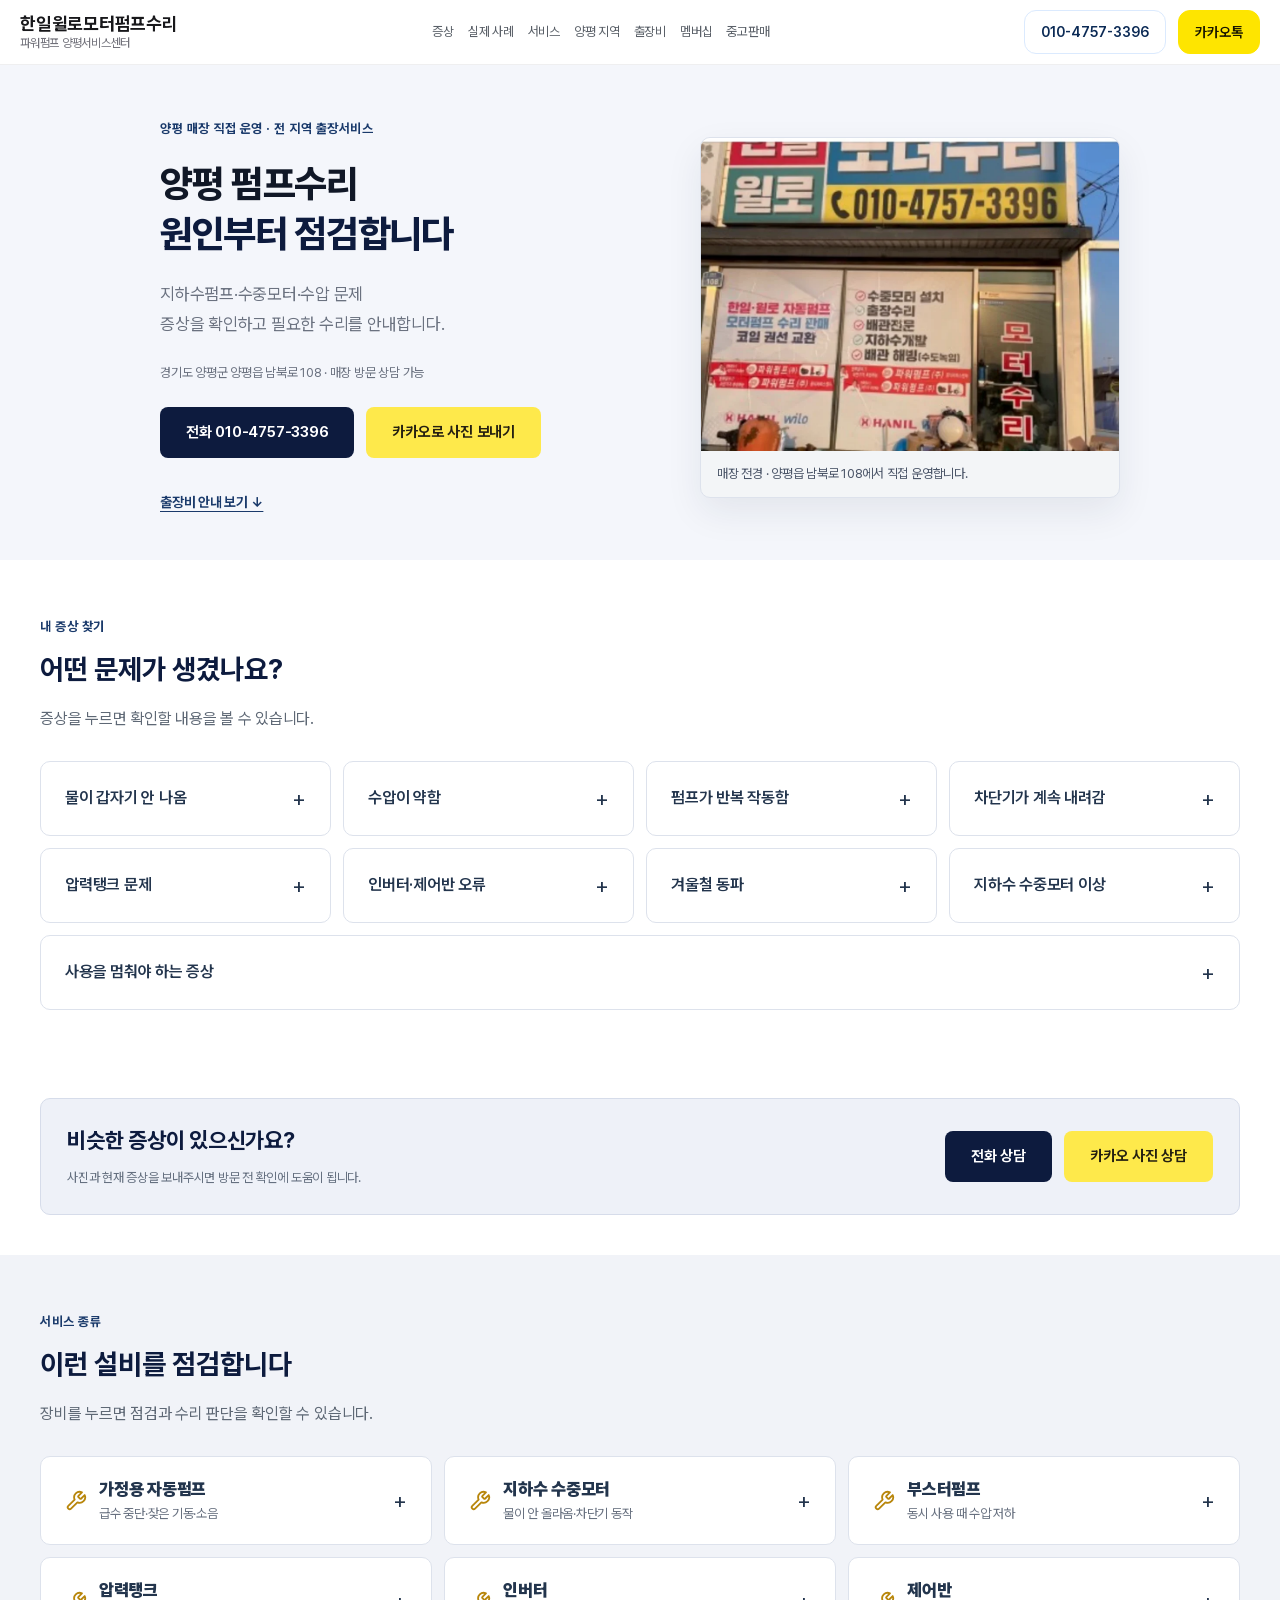
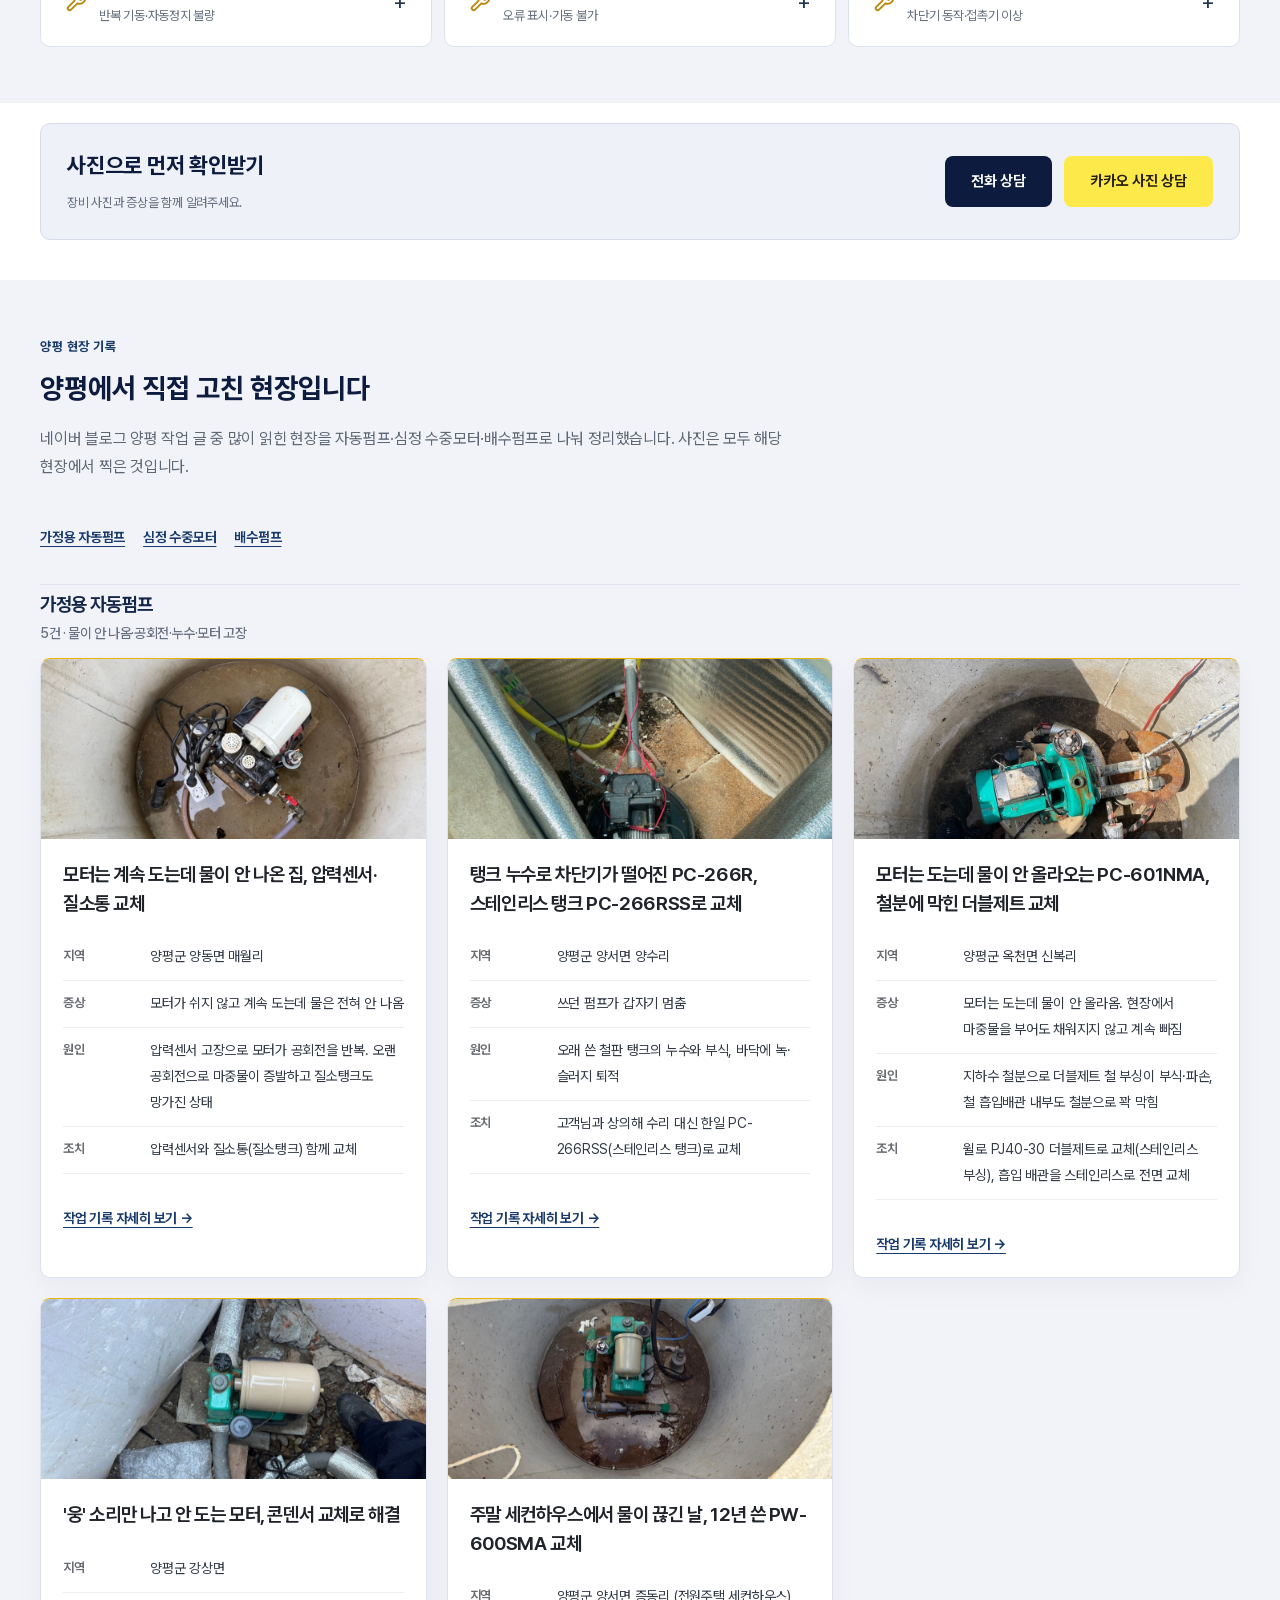
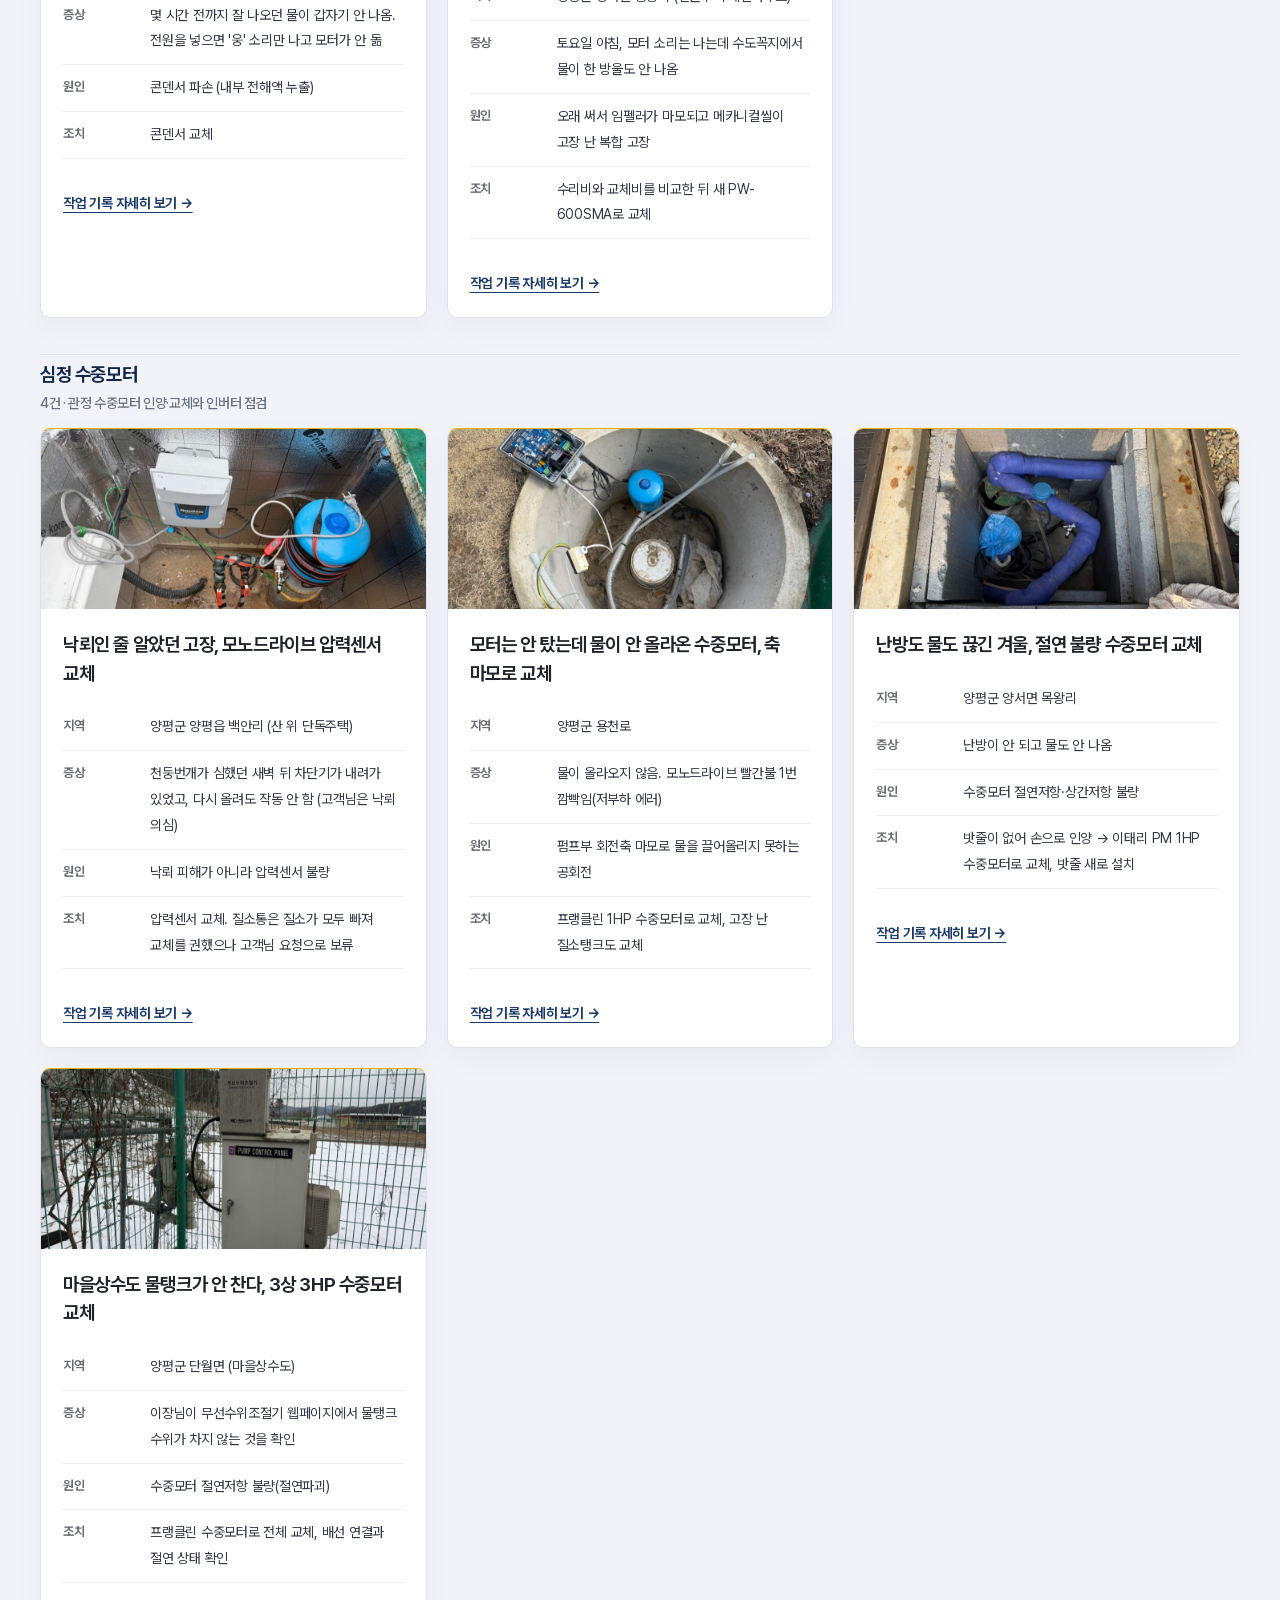
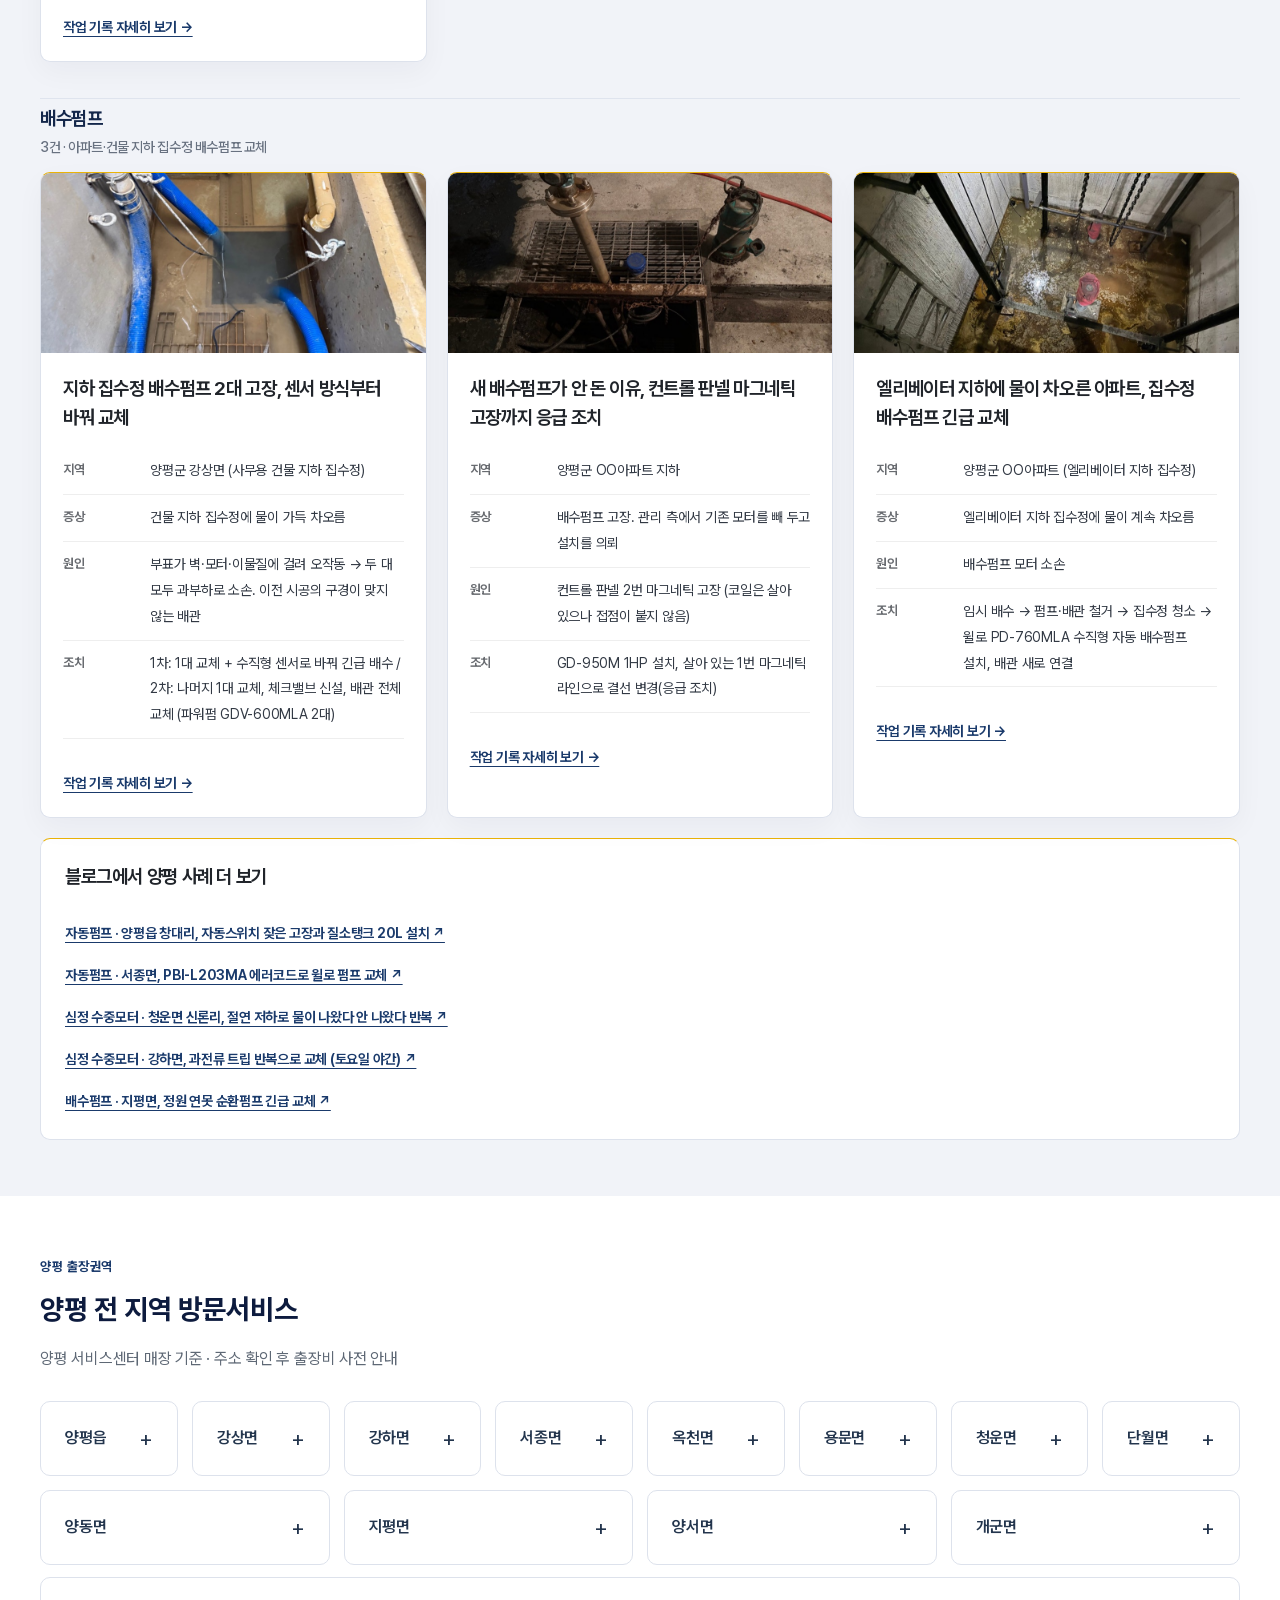
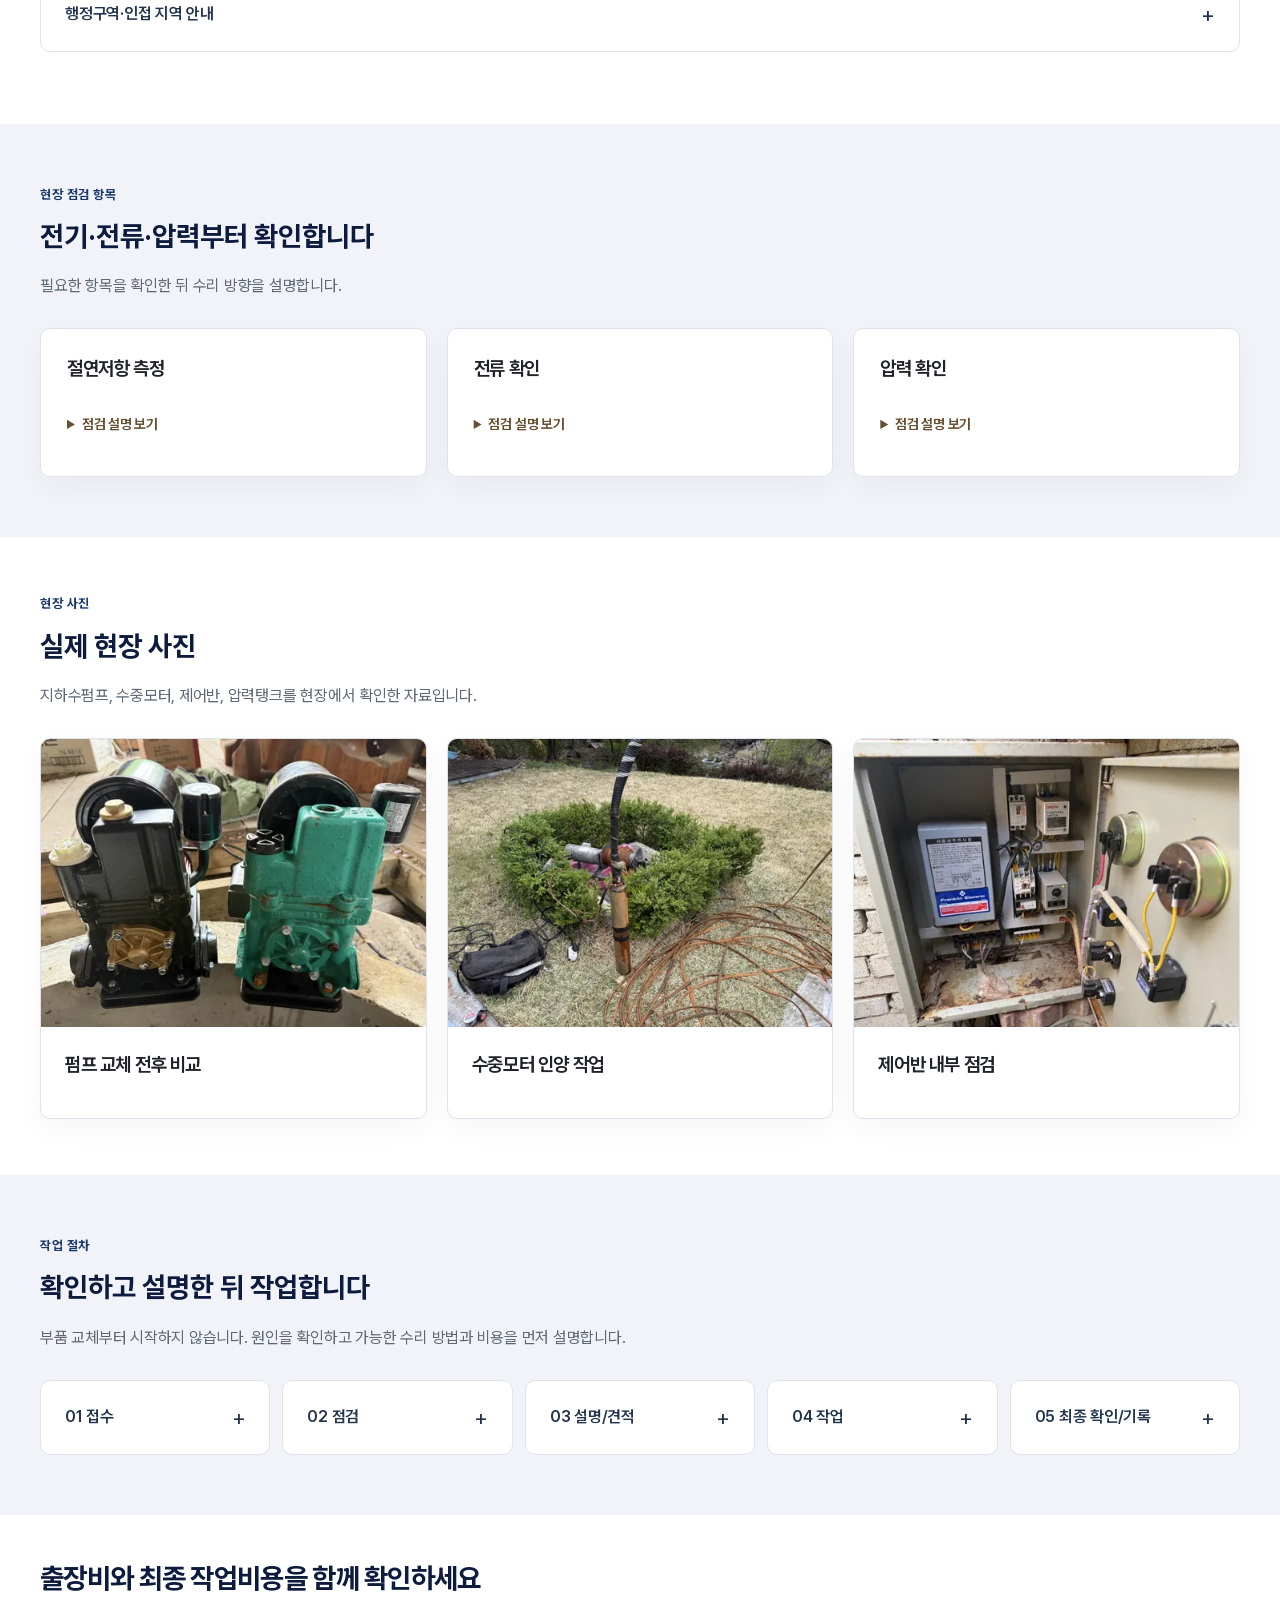
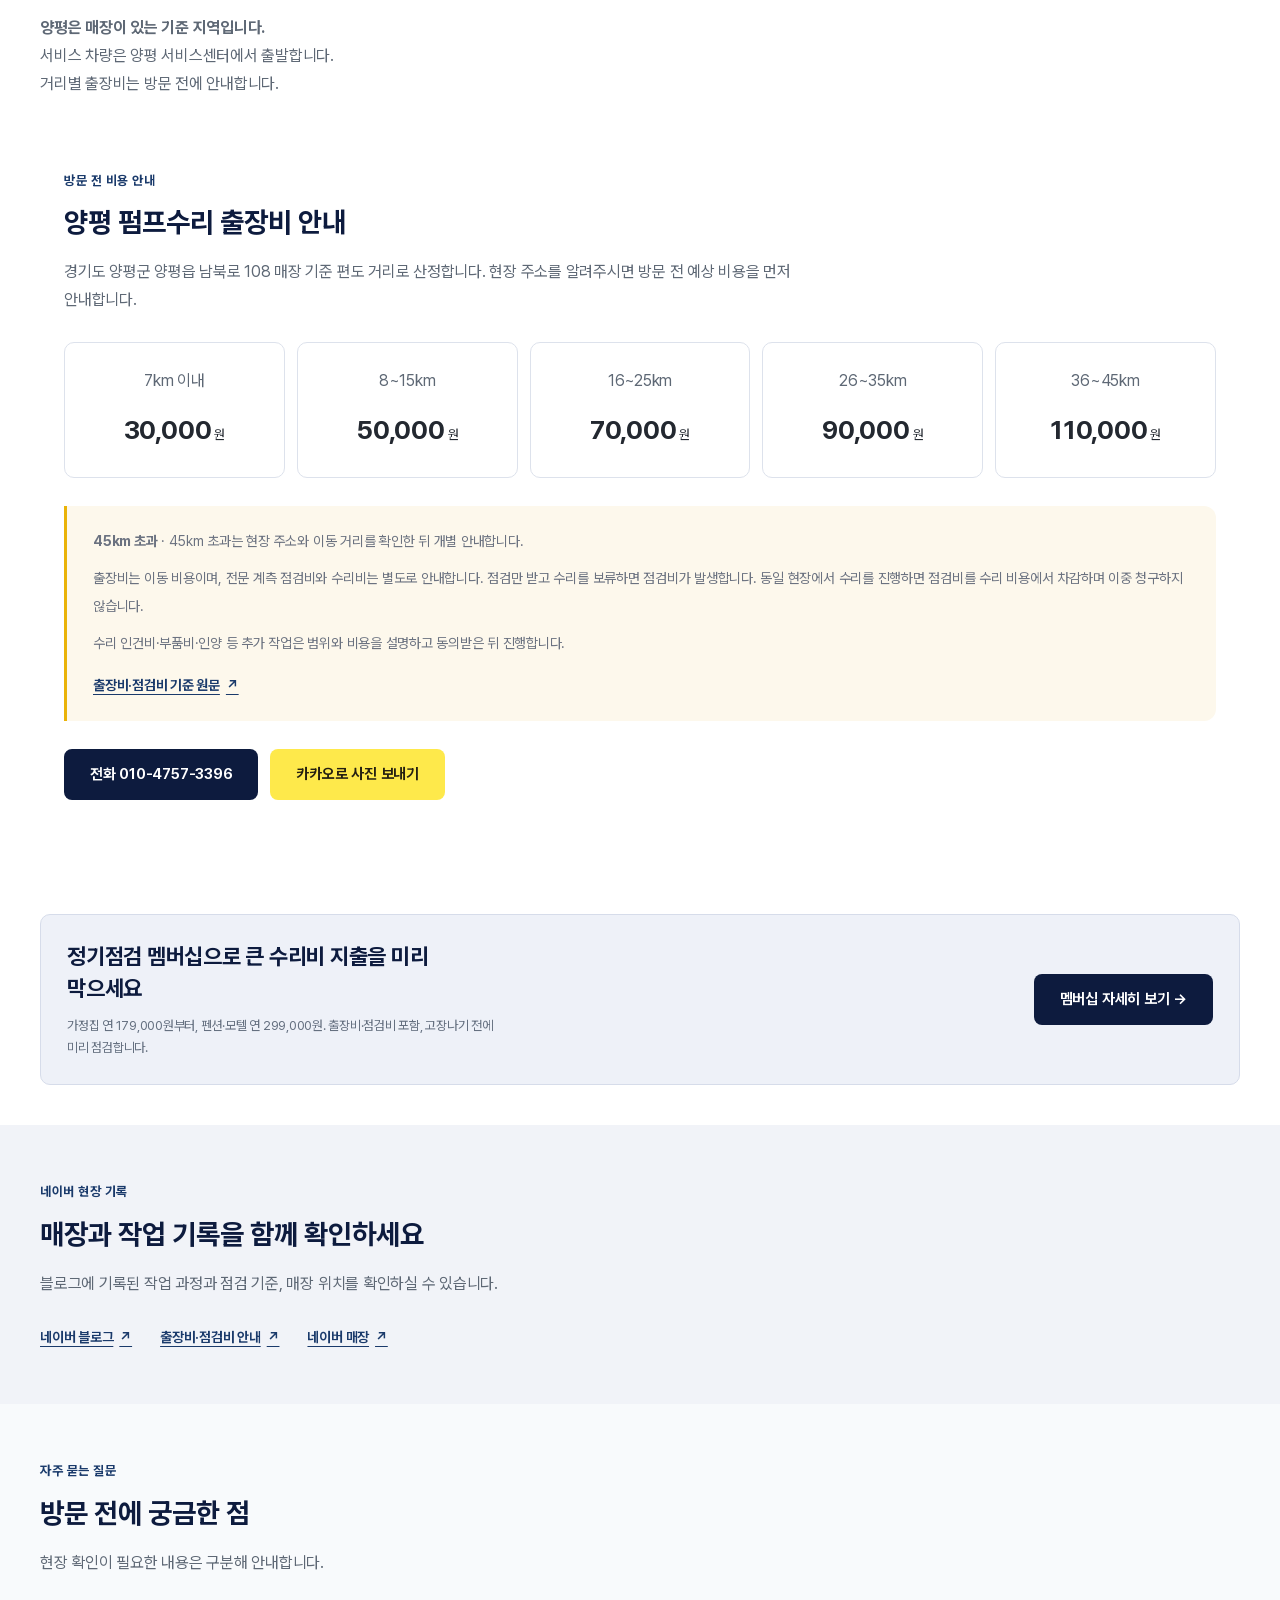
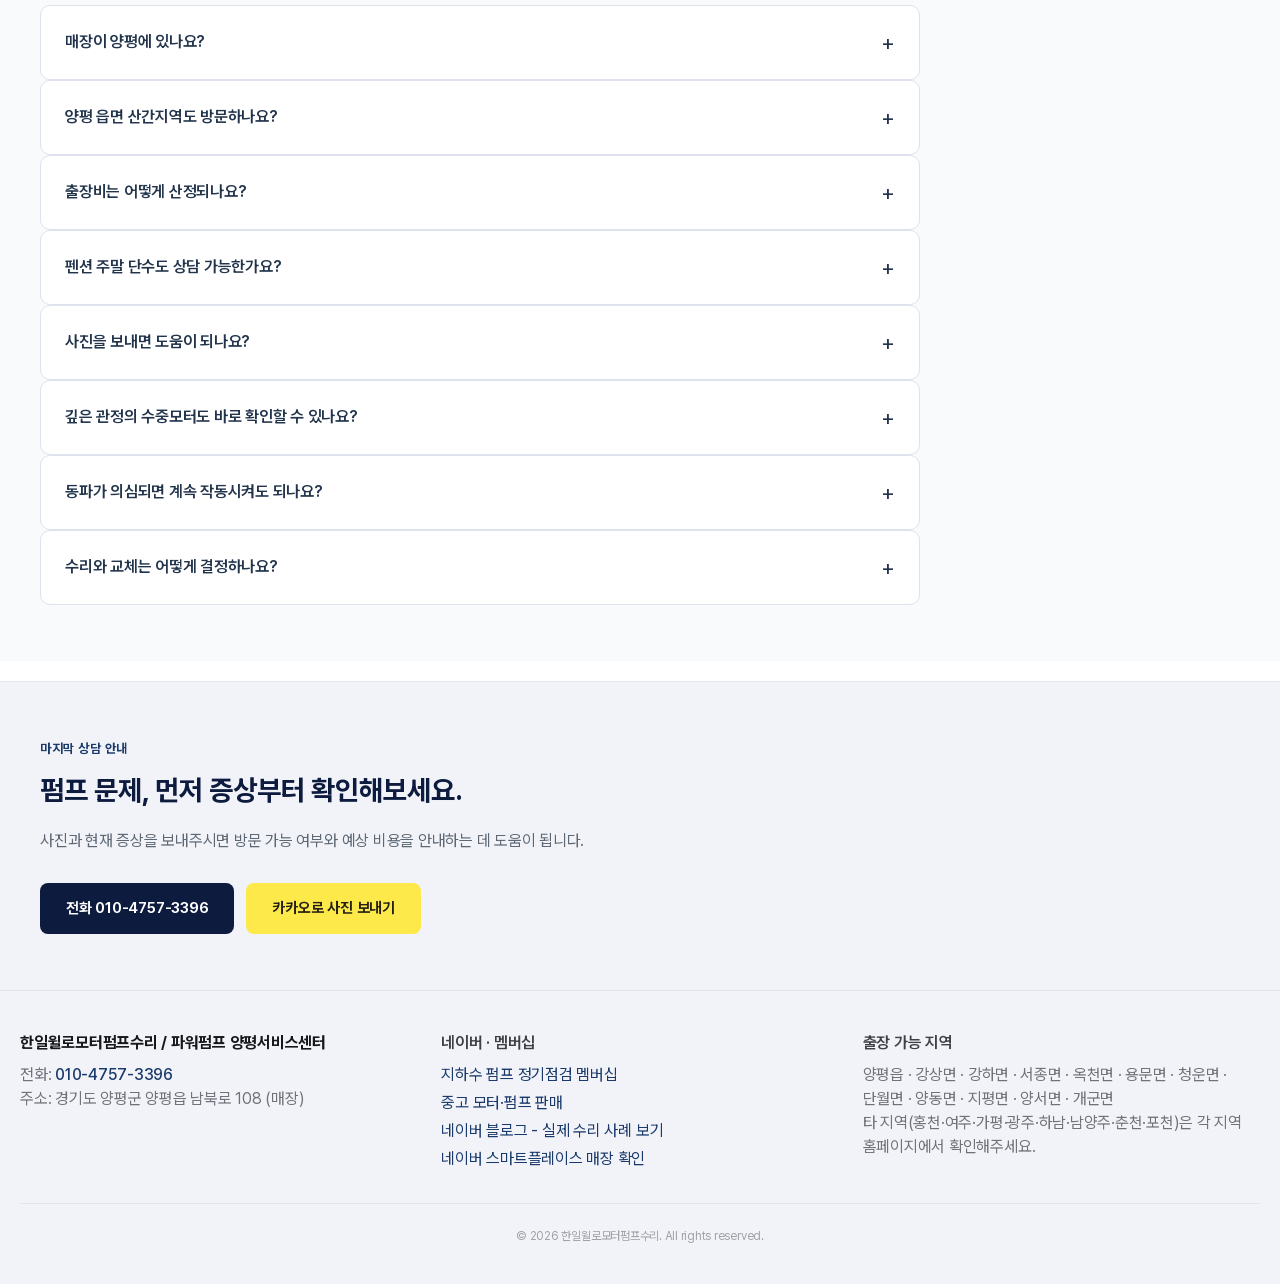
<file: index.html>
<!doctype html><html lang="ko"><head><meta charset="utf-8"><meta name="viewport" content="width=device-width,initial-scale=1"><title>양평 펌프수리·수중모터 | 한일윌로모터펌프수리 파워펌프 양평서비스센터</title><meta name="description" content="양평 지하수펌프·수중모터·압력탱크 고장 상담. 물이 안 나옴, 수압 저하, 반복 작동의 점검 항목과 읍면별 출장 및 비용 기준을 확인하세요. 경기도 양평군 양평읍 남북로 108 매장 직접 운영."><link rel="canonical" href="https://ypmotor-95.netlify.app/"><meta name="robots" content="index,follow"><meta property="og:site_name" content="한일윌로모터펌프수리"><meta property="og:type" content="website"><meta property="og:locale" content="ko_KR"><meta property="og:title" content="양평 펌프수리·수중모터 | 한일윌로모터펌프수리 파워펌프 양평서비스센터"><meta property="og:description" content="양평 지하수펌프·수중모터·압력탱크 고장 상담. 물이 안 나옴, 수압 저하, 반복 작동의 점검 항목과 읍면별 출장 및 비용 기준을 확인하세요."><meta property="og:url" content="https://ypmotor-95.netlify.app/"><meta property="og:image" content="https://ypmotor-95.netlify.app/images/og-store.png"><meta property="og:image:width" content="1200"><meta property="og:image:height" content="630"><meta name="twitter:card" content="summary_large_image"><meta name="twitter:image" content="https://ypmotor-95.netlify.app/images/og-store.png">
<link rel="stylesheet" href="/assets/css/utilities.css"><link rel="stylesheet" href="/assets/css/legacy.css"><link rel="stylesheet" href="/assets/css/hub.css"><link rel="stylesheet" href="/assets/css/yangpyeong-ui.css"><script type="application/ld+json">{"@context": "https://schema.org", "@type": "LocalBusiness", "name": "한일윌로모터펌프수리", "url": "https://ypmotor-95.netlify.app/", "telephone": "010-4757-3396", "address": {"@type": "PostalAddress", "streetAddress": "남북로 108", "addressLocality": "양평읍", "addressRegion": "경기도 양평군", "addressCountry": "KR"}, "areaServed": [{"@type": "AdministrativeArea", "name": "양평군 양평읍"}, {"@type": "AdministrativeArea", "name": "양평군 강상면"}, {"@type": "AdministrativeArea", "name": "양평군 강하면"}, {"@type": "AdministrativeArea", "name": "양평군 서종면"}, {"@type": "AdministrativeArea", "name": "양평군 옥천면"}, {"@type": "AdministrativeArea", "name": "양평군 용문면"}, {"@type": "AdministrativeArea", "name": "양평군 청운면"}, {"@type": "AdministrativeArea", "name": "양평군 단월면"}, {"@type": "AdministrativeArea", "name": "양평군 양동면"}, {"@type": "AdministrativeArea", "name": "양평군 지평면"}, {"@type": "AdministrativeArea", "name": "양평군 양서면"}, {"@type": "AdministrativeArea", "name": "양평군 개군면"}], "sameAs": ["https://blog.naver.com/sunwoo774"]}</script><script type="application/ld+json">{"@context": "https://schema.org", "@type": "FAQPage", "mainEntity": [{"@type": "Question", "name": "매장이 양평에 있나요?", "acceptedAnswer": {"@type": "Answer", "text": "네, 경기도 양평군 양평읍 남북로 108에 매장이 있습니다. 매장 방문 상담과 양평 전 지역 출장 수리를 함께 운영합니다."}}, {"@type": "Question", "name": "양평 읍면 산간지역도 방문하나요?", "acceptedAnswer": {"@type": "Answer", "text": "출장 상담 가능합니다. 현장 주소, 진입로와 장비 운반 조건을 확인하고 작업 일정·거리별 출장비를 방문 전에 안내합니다."}}, {"@type": "Question", "name": "출장비는 어떻게 산정되나요?", "acceptedAnswer": {"@type": "Answer", "text": "양평 서비스센터 기준 편도 거리로 출장비를 산정합니다. 주소 확인 후 미리 안내하며, 점검비·작업비·부품비까지 포함한 최종 작업비용을 함께 확인하는 것이 정확합니다."}}, {"@type": "Question", "name": "펜션 주말 단수도 상담 가능한가요?", "acceptedAnswer": {"@type": "Answer", "text": "현재 급수 상태와 객실 사용 상황을 알려주세요. 현장 위치와 진행 중인 작업 일정을 확인해 방문 가능 시간을 안내합니다. 즉시 도착이나 당일 복구를 확약하지 않습니다."}}, {"@type": "Question", "name": "사진을 보내면 도움이 되나요?", "acceptedAnswer": {"@type": "Answer", "text": "관정 주변, 펌프 명판, 외부 제어 화면과 배관 사진이 도움이 됩니다. 촬영을 위해 제어반을 열거나 배선을 만지지는 마세요."}}, {"@type": "Question", "name": "깊은 관정의 수중모터도 바로 확인할 수 있나요?", "acceptedAnswer": {"@type": "Answer", "text": "지상 전기 측정과 제어·토출 상태부터 확인합니다. 관정 내부 확인에는 인양이 필요할 수 있으며 깊이·설치 상태·접근 조건에 따라 작업 범위가 달라집니다."}}, {"@type": "Question", "name": "동파가 의심되면 계속 작동시켜도 되나요?", "acceptedAnswer": {"@type": "Answer", "text": "급수 중단 상태에서 무리하게 운전하지 말고 상담해주세요. 전기 안전과 결빙 위치, 장비 손상을 확인한 뒤 필요한 조치를 안내합니다."}}, {"@type": "Question", "name": "수리와 교체는 어떻게 결정하나요?", "acceptedAnswer": {"@type": "Answer", "text": "손상 범위와 부품 수급, 사용 조건과 비용을 함께 비교합니다. 점검 결과를 설명하고 동의를 받은 뒤 필요한 작업을 진행합니다."}}]}</script><script src="/analytics.js" defer></script><script src="/assets/js/vendor/motion-14.10.1.js" defer></script><script src="/assets/js/hub.js" defer></script></head><body class="bg-white text-zinc-700 font-sans antialiased scrollable"><a class="hub-skip" href="#main">본문으로 건너뛰기</a><header id="header" class="glass-nav fixed top-0 left-0 right-0 z-50 bg-white/80 border-b border-zinc-200/60 transition-all duration-300">
    <div class="max-w-7xl mx-auto px-5 h-16 flex items-center justify-between">
      <a href="/#hero" class="flex flex-col" aria-label="홈으로 이동">
        <span class="text-lg font-bold text-zinc-900 leading-tight">한일윌로모터펌프수리</span>
        <span class="text-xs text-zinc-500 leading-tight">파워펌프 양평서비스센터</span>
      </a>
      <nav class="hidden lg:flex items-center gap-5" id="nav"><a href="/#section-problem">증상</a><a href="/#cases">실제 사례</a><a href="/#section-service">서비스</a><a href="/#areas">양평 지역</a><a href="/#section-price">출장비</a><a href="/membership/">멤버십</a><a href="/used-motors/">중고판매</a></nav>
      <div class="flex items-center gap-3">
        <a href="tel:010-4757-3396" class="btn btn-outline btn-sm hidden sm:inline-flex items-center gap-2 px-4 py-2 rounded-full bg-accent/10 text-accent text-base font-semibold hover:bg-zinc-100 transition-colors">010-4757-3396</a>
        <a href="https://pf.kakao.com/_FxaExan" target="_blank" rel="noopener" class="btn btn-secondary btn-sm hidden sm:inline-flex items-center gap-2 px-4 py-2 rounded-full kakao-button text-sm font-bold">카카오톡</a>
        <button id="hamburger" class="lg:hidden flex flex-col gap-1.5 p-2" aria-label="메뉴 열기" aria-controls="mDrawer" aria-expanded="false">
          <span class="w-5 h-0.5 bg-zinc-400 rounded transition-all"></span>
          <span class="w-5 h-0.5 bg-zinc-400 rounded transition-all"></span>
          <span class="w-4 h-0.5 bg-zinc-400 rounded transition-all"></span>
        </button>
      </div>
    </div>
    <div id="mobile-quick-nav" class="lg:hidden"></div>
    <div id="mBackdrop" class="m-backdrop"></div>
    <aside id="mDrawer" class="m-drawer" aria-label="전체 메뉴" inert>
      <div class="m-drawer-head"><span style="font-weight: 700; font-size: 18px;">메뉴</span><button id="mClose" aria-label="메뉴 닫기" class="m-drawer-close">×</button></div>
      <nav class="m-drawer-nav"><a href="/#section-problem">증상</a><a href="/#cases">실제 사례</a><a href="/#section-service">서비스</a><a href="/#areas">양평 지역</a><a href="/#section-price">출장비</a><a href="/membership/">멤버십</a><a href="/used-motors/">중고판매</a><a href="/#faq">FAQ</a></nav>
      <div class="m-drawer-cta"><a href="tel:010-4757-3396" class="m-cta-call">전화 상담</a><a href="https://pf.kakao.com/_FxaExan" target="_blank" rel="noopener" class="m-cta-kakao">카카오톡 상담</a></div>
    </aside>
  </header><main id="main"><section id="hero" class="hub-hero-simple"><div class="hub-wrap"><div class="hero-copy"><p class="hub-eyebrow">양평 매장 직접 운영 · 전 지역 출장서비스</p><h1>양평 펌프수리<br><span class="text-gradient">원인부터 점검합니다</span></h1><p class="hub-hero-lead">지하수펌프·수중모터·수압 문제<br>증상을 확인하고 필요한 수리를 안내합니다.</p><p class="hub-origin">경기도 양평군 양평읍 남북로 108 · 매장 방문 상담 가능</p><div class="hub-contact"><a class="hub-button primary" href="tel:010-4757-3396">전화 010-4757-3396</a><a class="hub-button kakao" href="https://pf.kakao.com/_FxaExan" target="_blank" rel="noopener">카카오로 사진 보내기</a></div><a class="hub-link" href="#section-price">출장비 안내 보기 ↓</a></div><div class="hero-media" aria-label="매장 전경 사진"><img src="/images/optimized/store-960.webp" srcset="/images/optimized/store-480.webp 480w, /images/optimized/store-960.webp 960w" sizes="(max-width: 640px) 480px, 960px" width="960" height="720" alt="경기도 양평군 양평읍 남북로 108 한일월로모터펌프수리 매장 전경" style="display:block"><p class="hero-media-caption">매장 전경 · 양평읍 남북로 108에서 직접 운영합니다.</p></div></div></section><section id="section-problem" class="hub-section " aria-labelledby="section-problem-title"><div class="hub-wrap"><div class="hub-section-heading"><p class="hub-eyebrow">내 증상 찾기</p><h2 id="section-problem-title">어떤 문제가 생겼나요?</h2><p class="hub-intro">증상을 누르면 확인할 내용을 볼 수 있습니다.</p></div><div class="hub-symptom-grid"><details class="hub-mini"><summary>물이 갑자기 안 나옴</summary><div><p>전원·제어 이상, 흡입 문제, 수위 변화 등 원인이 다를 수 있습니다.</p><p><strong>현장 확인</strong> 전원 공급, 제어반 표시, 모터 운전, 흡입·토출 상태를 순서대로 확인합니다.</p></div></details><details class="hub-mini"><summary>수압이 약함</summary><div><p>동시 사용량, 배관 손실, 누수, 펌프 내부 마모가 영향을 줄 수 있습니다.</p><p><strong>현장 확인</strong> 사용 시간대와 급수 경로, 압력 변화, 누수와 장비 상태를 함께 봅니다.</p></div></details><details class="hub-mini"><summary>펌프가 반복 작동함</summary><div><p>압력탱크, 압력스위치, 배관 누수·역류 등 여러 원인이 가능합니다.</p><p><strong>현장 확인</strong> 물을 쓰지 않을 때 압력 유지와 기동·정지 반복 여부를 확인합니다.</p></div></details><details class="hub-mini"><summary>차단기가 계속 내려감</summary><div><p>모터·케이블 절연, 접속 상태, 과부하 등을 구분해야 합니다.</p><p><strong>현장 확인</strong> 전원을 안전하게 분리하고 절연·배선·보호장치 상태와 운전 조건을 점검합니다.</p></div></details><details class="hub-mini"><summary>압력탱크 문제</summary><div><p>충전압 저하, 막 손상, 연결부 누수 등이 비슷한 증상을 만들 수 있습니다.</p><p><strong>현장 확인</strong> 설비를 정지·감압한 조건에서 탱크 상태와 압력 유지, 자동정지를 확인합니다.</p></div></details><details class="hub-mini"><summary>인버터·제어반 오류</summary><div><p>전원, 센서, 배선, 기판 문제에 따라 오류가 달라질 수 있습니다.</p><p><strong>현장 확인</strong> 모델과 오류 표시, 전원·단자·모터 측 상태를 구분해 점검합니다.</p></div></details><details class="hub-mini"><summary>겨울철 동파</summary><div><p>배관 결빙과 펌프 케이싱 손상은 필요한 조치가 다릅니다.</p><p><strong>현장 확인</strong> 노출·보온 상태, 누수·균열과 해빙 후 작동 상태를 확인합니다.</p></div></details><details class="hub-mini"><summary>지하수 수중모터 이상</summary><div><p>급수 중단만으로 모터 고장을 단정하기 어렵습니다.</p><p><strong>현장 확인</strong> 지상 제어반, 전기 측정, 토출 상태를 먼저 확인하고 필요하면 인양 범위를 설명합니다.</p></div></details></div><details class="hub-fold"><summary>사용을 멈춰야 하는 증상</summary><div class="hub-fold-content"><p>차단기가 반복해서 내려가거나 탄 냄새·침수가 있으면 사용을 멈추고 상담해주세요. 전기 배선이나 제어반 내부는 직접 만지지 마세요.</p></div></details></div></section><aside id="symptom-contact" class="hub-wrap hub-inline-cta"><div><strong>비슷한 증상이 있으신가요?</strong><p>사진과 현재 증상을 보내주시면 방문 전 확인에 도움이 됩니다.</p></div><div class="hub-contact"><a class="hub-button primary" href="tel:010-4757-3396">전화 상담</a><a class="hub-button kakao" href="https://pf.kakao.com/_FxaExan" target="_blank" rel="noopener">카카오 사진 상담</a></div></aside><section id="section-service" class="hub-section soft" aria-labelledby="section-service-title"><div class="hub-wrap"><div class="hub-section-heading"><p class="hub-eyebrow">서비스 종류</p><h2 id="section-service-title">이런 설비를 점검합니다</h2><p class="hub-intro">장비를 누르면 점검과 수리 판단을 확인할 수 있습니다.</p></div><div class="hub-service-list"><details class="hub-mini"><summary><span class="hub-service-summary"><span class="hub-service-icon" aria-hidden="true"><svg viewBox="0 0 24 24" fill="none" stroke="currentColor" stroke-width="2" stroke-linecap="round" stroke-linejoin="round"><path d="M14.7 6.3a1 1 0 0 0 0 1.4l1.6 1.6a1 1 0 0 0 1.4 0l3.77-3.77a6 6 0 0 1-7.94 7.94l-6.91 6.91a2.12 2.12 0 0 1-3-3l6.91-6.91a6 6 0 0 1 7.94-7.94z"></path></svg></span><span><strong>가정용 자동펌프</strong><small>급수 중단·잦은 기동·소음</small></span></span></summary><div><dl class="hub-facts"><div><dt>점검</dt><dd>흡입·토출, 압력스위치, 임펠러와 씰 상태</dd></div><div><dt>원인·수리 판단</dt><dd>누수·공기 유입·부품 마모를 구분하고 부품 수리 가능성과 전체 교체 필요성을 비교합니다.</dd></div></dl></div></details><details class="hub-mini"><summary><span class="hub-service-summary"><span class="hub-service-icon" aria-hidden="true"><svg viewBox="0 0 24 24" fill="none" stroke="currentColor" stroke-width="2" stroke-linecap="round" stroke-linejoin="round"><path d="M14.7 6.3a1 1 0 0 0 0 1.4l1.6 1.6a1 1 0 0 0 1.4 0l3.77-3.77a6 6 0 0 1-7.94 7.94l-6.91 6.91a2.12 2.12 0 0 1-3-3l6.91-6.91a6 6 0 0 1 7.94-7.94z"></path></svg></span><span><strong>지하수 수중모터</strong><small>물이 안 올라옴·차단기 동작</small></span></span></summary><div><dl class="hub-facts"><div><dt>점검</dt><dd>제어반, 절연·전류, 케이블과 토출 상태</dd></div><div><dt>원인·수리 판단</dt><dd>지상 점검으로 확인되는 범위를 설명하고 인양이 필요하면 범위·비용을 먼저 안내합니다.</dd></div></dl></div></details><details class="hub-mini"><summary><span class="hub-service-summary"><span class="hub-service-icon" aria-hidden="true"><svg viewBox="0 0 24 24" fill="none" stroke="currentColor" stroke-width="2" stroke-linecap="round" stroke-linejoin="round"><path d="M14.7 6.3a1 1 0 0 0 0 1.4l1.6 1.6a1 1 0 0 0 1.4 0l3.77-3.77a6 6 0 0 1-7.94 7.94l-6.91 6.91a2.12 2.12 0 0 1-3-3l6.91-6.91a6 6 0 0 1 7.94-7.94z"></path></svg></span><span><strong>부스터펌프</strong><small>동시 사용 때 수압 저하</small></span></span></summary><div><dl class="hub-facts"><div><dt>점검</dt><dd>압력 설정, 센서, 운전 대수와 급수 부하</dd></div><div><dt>원인·수리 판단</dt><dd>제어·탱크·배관을 먼저 확인하고 현재 설비로 개선할 수 있는지 판단합니다.</dd></div></dl></div></details><details class="hub-mini"><summary><span class="hub-service-summary"><span class="hub-service-icon" aria-hidden="true"><svg viewBox="0 0 24 24" fill="none" stroke="currentColor" stroke-width="2" stroke-linecap="round" stroke-linejoin="round"><path d="M14.7 6.3a1 1 0 0 0 0 1.4l1.6 1.6a1 1 0 0 0 1.4 0l3.77-3.77a6 6 0 0 1-7.94 7.94l-6.91 6.91a2.12 2.12 0 0 1-3-3l6.91-6.91a6 6 0 0 1 7.94-7.94z"></path></svg></span><span><strong>압력탱크</strong><small>반복 기동·자동정지 불량</small></span></span></summary><div><dl class="hub-facts"><div><dt>점검</dt><dd>충전압, 막·밸브 상태, 누수와 압력 유지</dd></div><div><dt>원인·수리 판단</dt><dd>설비 조건에 맞춰 조정 가능한지, 탱크 손상으로 교체가 필요한지 설명합니다.</dd></div></dl></div></details><details class="hub-mini"><summary><span class="hub-service-summary"><span class="hub-service-icon" aria-hidden="true"><svg viewBox="0 0 24 24" fill="none" stroke="currentColor" stroke-width="2" stroke-linecap="round" stroke-linejoin="round"><path d="M14.7 6.3a1 1 0 0 0 0 1.4l1.6 1.6a1 1 0 0 0 1.4 0l3.77-3.77a6 6 0 0 1-7.94 7.94l-6.91 6.91a2.12 2.12 0 0 1-3-3l6.91-6.91a6 6 0 0 1 7.94-7.94z"></path></svg></span><span><strong>인버터</strong><small>오류 표시·기동 불가</small></span></span></summary><div><dl class="hub-facts"><div><dt>점검</dt><dd>모델별 오류, 전원, 배선, 센서와 모터 측 상태</dd></div><div><dt>원인·수리 판단</dt><dd>기판에 국한된 문제인지 다른 계통 문제인지 구분해 부분 수리와 교체를 비교합니다.</dd></div></dl></div></details><details class="hub-mini"><summary><span class="hub-service-summary"><span class="hub-service-icon" aria-hidden="true"><svg viewBox="0 0 24 24" fill="none" stroke="currentColor" stroke-width="2" stroke-linecap="round" stroke-linejoin="round"><path d="M14.7 6.3a1 1 0 0 0 0 1.4l1.6 1.6a1 1 0 0 0 1.4 0l3.77-3.77a6 6 0 0 1-7.94 7.94l-6.91 6.91a2.12 2.12 0 0 1-3-3l6.91-6.91a6 6 0 0 1 7.94-7.94z"></path></svg></span><span><strong>제어반</strong><small>차단기 동작·접촉기 이상</small></span></span></summary><div><dl class="hub-facts"><div><dt>점검</dt><dd>단자, 배선, 보호장치와 접점 상태</dd></div><div><dt>원인·수리 판단</dt><dd>전기 공급·모터·제어 부품의 원인을 나누어 필요한 수리 범위를 정합니다.</dd></div></dl></div></details></div></div></section><aside id="service-contact" class="hub-wrap hub-inline-cta"><div><strong>사진으로 먼저 확인받기</strong><p>장비 사진과 증상을 함께 알려주세요.</p></div><div class="hub-contact"><a class="hub-button primary" href="tel:010-4757-3396">전화 상담</a><a class="hub-button kakao" href="https://pf.kakao.com/_FxaExan" target="_blank" rel="noopener">카카오 사진 상담</a></div></aside><section id="cases" class="hub-section soft" aria-labelledby="cases-title"><div class="hub-wrap"><div class="hub-section-heading"><p class="hub-eyebrow">양평 현장 기록</p><h2 id="cases-title">양평에서 직접 고친 현장입니다</h2><p class="hub-intro">네이버 블로그 양평 작업 글 중 많이 읽힌 현장을 자동펌프·심정 수중모터·배수펌프로 나눠 정리했습니다. 사진은 모두 해당 현장에서 찍은 것입니다.</p></div><p class="yp-case-jump"><a class="hub-link" href="#cases-auto">가정용 자동펌프</a><a class="hub-link" href="#cases-deep">심정 수중모터</a><a class="hub-link" href="#cases-drain">배수펌프</a></p><h3 class="yp-case-group" id="cases-auto">가정용 자동펌프 <small>5건 · 물이 안 나옴·공회전·누수·모터 고장</small></h3><div class="hub-grid three"><article class="hub-card hub-case"><img src="/images/media/yp-yangdong-maewol-pressure-sensor-1.jpg" alt="도착했을 때 펌프실. 물은 안 나오는데 펌프만 계속 돌고 있었습니다." width="960" height="720" loading="lazy" decoding="async"><div class="hub-card-body"><h3>모터는 계속 도는데 물이 안 나온 집, 압력센서·질소통 교체</h3><dl class="hub-facts"><div><dt>지역</dt><dd>양평군 양동면 매월리</dd></div><div><dt>증상</dt><dd>모터가 쉬지 않고 계속 도는데 물은 전혀 안 나옴</dd></div><div><dt>원인</dt><dd>압력센서 고장으로 모터가 공회전을 반복. 오랜 공회전으로 마중물이 증발하고 질소탱크도 망가진 상태</dd></div><div><dt>조치</dt><dd>압력센서와 질소통(질소탱크) 함께 교체</dd></div></dl><div class="hub-card-links"><a class="hub-link" href="/cases/yangdong-maewol-pressure-sensor/">작업 기록 자세히 보기 →</a></div></div></article><article class="hub-card hub-case"><img src="/images/media/yp-yangseo-yangsu-pc266rss-1.jpg" alt="기존 PC-266R. 하단 탱크에서 누수가 생겨 전기가 차단된 상태였습니다." width="960" height="720" loading="lazy" decoding="async"><div class="hub-card-body"><h3>탱크 누수로 차단기가 떨어진 PC-266R, 스테인리스 탱크 PC-266RSS로 교체</h3><dl class="hub-facts"><div><dt>지역</dt><dd>양평군 양서면 양수리</dd></div><div><dt>증상</dt><dd>쓰던 펌프가 갑자기 멈춤</dd></div><div><dt>원인</dt><dd>오래 쓴 철판 탱크의 누수와 부식, 바닥에 녹·슬러지 퇴적</dd></div><div><dt>조치</dt><dd>고객님과 상의해 수리 대신 한일 PC-266RSS(스테인리스 탱크)로 교체</dd></div></dl><div class="hub-card-links"><a class="hub-link" href="/cases/yangseo-yangsu-pc266rss/">작업 기록 자세히 보기 →</a></div></div></article><article class="hub-card hub-case"><img src="/images/media/yp-okcheon-sinbok-double-jet-1.jpg" alt="사용하시던 윌로 PC-601NMA 제트펌프. 물이 계속 빠져 인양하기로 했습니다." width="960" height="720" loading="lazy" decoding="async"><div class="hub-card-body"><h3>모터는 도는데 물이 안 올라오는 PC-601NMA, 철분에 막힌 더블제트 교체</h3><dl class="hub-facts"><div><dt>지역</dt><dd>양평군 옥천면 신복리</dd></div><div><dt>증상</dt><dd>모터는 도는데 물이 안 올라옴. 현장에서 마중물을 부어도 채워지지 않고 계속 빠짐</dd></div><div><dt>원인</dt><dd>지하수 철분으로 더블제트 철 부싱이 부식·파손, 철 흡입배관 내부도 철분으로 꽉 막힘</dd></div><div><dt>조치</dt><dd>윌로 PJ40-30 더블제트로 교체(스테인리스 부싱), 흡입 배관을 스테인리스로 전면 교체</dd></div></dl><div class="hub-card-links"><a class="hub-link" href="/cases/okcheon-sinbok-double-jet/">작업 기록 자세히 보기 →</a></div></div></article><article class="hub-card hub-case"><img src="/images/media/yp-gangsang-capacitor-1.jpg" alt="이날 고장 난 윌로 PW-350SMA 가정용 펌프입니다." width="960" height="720" loading="lazy" decoding="async"><div class="hub-card-body"><h3>'웅' 소리만 나고 안 도는 모터, 콘덴서 교체로 해결</h3><dl class="hub-facts"><div><dt>지역</dt><dd>양평군 강상면</dd></div><div><dt>증상</dt><dd>몇 시간 전까지 잘 나오던 물이 갑자기 안 나옴. 전원을 넣으면 '웅' 소리만 나고 모터가 안 돎</dd></div><div><dt>원인</dt><dd>콘덴서 파손 (내부 전해액 누출)</dd></div><div><dt>조치</dt><dd>콘덴서 교체</dd></div></dl><div class="hub-card-links"><a class="hub-link" href="/cases/gangsang-capacitor/">작업 기록 자세히 보기 →</a></div></div></article><article class="hub-card hub-case"><img src="/images/media/yp-yangseo-jeungdong-pw600sma-1.jpg" alt="12년간 사용한 윌로 PW-600SMA 가정용 펌프입니다." width="960" height="720" loading="lazy" decoding="async"><div class="hub-card-body"><h3>주말 세컨하우스에서 물이 끊긴 날, 12년 쓴 PW-600SMA 교체</h3><dl class="hub-facts"><div><dt>지역</dt><dd>양평군 양서면 증동리 (전원주택 세컨하우스)</dd></div><div><dt>증상</dt><dd>토요일 아침, 모터 소리는 나는데 수도꼭지에서 물이 한 방울도 안 나옴</dd></div><div><dt>원인</dt><dd>오래 써서 임펠러가 마모되고 메카니컬씰이 고장 난 복합 고장</dd></div><div><dt>조치</dt><dd>수리비와 교체비를 비교한 뒤 새 PW-600SMA로 교체</dd></div></dl><div class="hub-card-links"><a class="hub-link" href="/cases/yangseo-jeungdong-pw600sma/">작업 기록 자세히 보기 →</a></div></div></article></div><h3 class="yp-case-group" id="cases-deep">심정 수중모터 <small>4건 · 관정 수중모터 인양·교체와 인버터 점검</small></h3><div class="hub-grid three"><article class="hub-card hub-case"><img src="/images/media/yp-yangpyeong-baegan-monodrive-sensor-1.jpg" alt="도착해 보니 윌로가 아닌 모노드라이브 인버터가 설치돼 있었습니다." width="960" height="720" loading="lazy" decoding="async"><div class="hub-card-body"><h3>낙뢰인 줄 알았던 고장, 모노드라이브 압력센서 교체</h3><dl class="hub-facts"><div><dt>지역</dt><dd>양평군 양평읍 백안리 (산 위 단독주택)</dd></div><div><dt>증상</dt><dd>천둥번개가 심했던 새벽 뒤 차단기가 내려가 있었고, 다시 올려도 작동 안 함 (고객님은 낙뢰 의심)</dd></div><div><dt>원인</dt><dd>낙뢰 피해가 아니라 압력센서 불량</dd></div><div><dt>조치</dt><dd>압력센서 교체. 질소통은 질소가 모두 빠져 교체를 권했으나 고객님 요청으로 보류</dd></div></dl><div class="hub-card-links"><a class="hub-link" href="/cases/yangpyeong-baegan-monodrive-sensor/">작업 기록 자세히 보기 →</a></div></div></article><article class="hub-card hub-case"><img src="/images/media/yp-yongcheon-monodrive-underload-1.jpg" alt="관정과 모노드라이브. 빨간불이 한 번씩 깜빡이는 1번(저부하) 에러였습니다." width="960" height="720" loading="lazy" decoding="async"><div class="hub-card-body"><h3>모터는 안 탔는데 물이 안 올라온 수중모터, 축 마모로 교체</h3><dl class="hub-facts"><div><dt>지역</dt><dd>양평군 용천로</dd></div><div><dt>증상</dt><dd>물이 올라오지 않음. 모노드라이브 빨간불 1번 깜빡임(저부하 에러)</dd></div><div><dt>원인</dt><dd>펌프부 회전축 마모로 물을 끌어올리지 못하는 공회전</dd></div><div><dt>조치</dt><dd>프랭클린 1HP 수중모터로 교체, 고장 난 질소탱크도 교체</dd></div></dl><div class="hub-card-links"><a class="hub-link" href="/cases/yongcheon-monodrive-underload/">작업 기록 자세히 보기 →</a></div></div></article><article class="hub-card hub-case"><img src="/images/media/yp-yangseo-mokwang-pm-motor-1.jpg" alt="지열보일러와 집 물을 함께 쓰는 관정 내부입니다." width="960" height="720" loading="lazy" decoding="async"><div class="hub-card-body"><h3>난방도 물도 끊긴 겨울, 절연 불량 수중모터 교체</h3><dl class="hub-facts"><div><dt>지역</dt><dd>양평군 양서면 목왕리</dd></div><div><dt>증상</dt><dd>난방이 안 되고 물도 안 나옴</dd></div><div><dt>원인</dt><dd>수중모터 절연저항·상간저항 불량</dd></div><div><dt>조치</dt><dd>밧줄이 없어 손으로 인양 → 이태리 PM 1HP 수중모터로 교체, 밧줄 새로 설치</dd></div></dl><div class="hub-card-links"><a class="hub-link" href="/cases/yangseo-mokwang-pm-motor/">작업 기록 자세히 보기 →</a></div></div></article><article class="hub-card hub-case"><img src="/images/media/yp-danwol-village-water-3hp-1.jpg" alt="단월면 마을상수도 현장의 제어반입니다." width="960" height="720" loading="lazy" decoding="async"><div class="hub-card-body"><h3>마을상수도 물탱크가 안 찬다, 3상 3HP 수중모터 교체</h3><dl class="hub-facts"><div><dt>지역</dt><dd>양평군 단월면 (마을상수도)</dd></div><div><dt>증상</dt><dd>이장님이 무선수위조절기 웹페이지에서 물탱크 수위가 차지 않는 것을 확인</dd></div><div><dt>원인</dt><dd>수중모터 절연저항 불량(절연파괴)</dd></div><div><dt>조치</dt><dd>프랭클린 수중모터로 전체 교체, 배선 연결과 절연 상태 확인</dd></div></dl><div class="hub-card-links"><a class="hub-link" href="/cases/danwol-village-water-3hp/">작업 기록 자세히 보기 →</a></div></div></article></div><h3 class="yp-case-group" id="cases-drain">배수펌프 <small>3건 · 아파트·건물 지하 집수정 배수펌프 교체</small></h3><div class="hub-grid three"><article class="hub-card hub-case"><img src="/images/media/yp-gangsang-sump-two-pumps-1.jpg" alt="도착했을 때 집수정에 물이 가득 차 있었습니다." width="960" height="720" loading="lazy" decoding="async"><div class="hub-card-body"><h3>지하 집수정 배수펌프 2대 고장, 센서 방식부터 바꿔 교체</h3><dl class="hub-facts"><div><dt>지역</dt><dd>양평군 강상면 (사무용 건물 지하 집수정)</dd></div><div><dt>증상</dt><dd>건물 지하 집수정에 물이 가득 차오름</dd></div><div><dt>원인</dt><dd>부표가 벽·모터·이물질에 걸려 오작동 → 두 대 모두 과부하로 소손. 이전 시공의 구경이 맞지 않는 배관</dd></div><div><dt>조치</dt><dd>1차: 1대 교체 + 수직형 센서로 바꿔 긴급 배수 / 2차: 나머지 1대 교체, 체크밸브 신설, 배관 전체 교체 (파워펌 GDV-600MLA 2대)</dd></div></dl><div class="hub-card-links"><a class="hub-link" href="/cases/gangsang-sump-two-pumps/">작업 기록 자세히 보기 →</a></div></div></article><article class="hub-card hub-case"><img src="/images/media/yp-yangpyeong-apt-gd950m-1.jpg" alt="관리 측에서 기존 배수펌프를 미리 탈착해 두셨습니다." width="960" height="720" loading="lazy" decoding="async"><div class="hub-card-body"><h3>새 배수펌프가 안 돈 이유, 컨트롤 판넬 마그네틱 고장까지 응급 조치</h3><dl class="hub-facts"><div><dt>지역</dt><dd>양평군 OO아파트 지하</dd></div><div><dt>증상</dt><dd>배수펌프 고장. 관리 측에서 기존 모터를 빼 두고 설치를 의뢰</dd></div><div><dt>원인</dt><dd>컨트롤 판넬 2번 마그네틱 고장 (코일은 살아 있으나 접점이 붙지 않음)</dd></div><div><dt>조치</dt><dd>GD-950M 1HP 설치, 살아 있는 1번 마그네틱 라인으로 결선 변경(응급 조치)</dd></div></dl><div class="hub-card-links"><a class="hub-link" href="/cases/yangpyeong-apt-gd950m/">작업 기록 자세히 보기 →</a></div></div></article><article class="hub-card hub-case"><img src="/images/media/yp-yangpyeong-apt-elevator-sump-1.jpg" alt="엘리베이터 지하 집수정에 물이 차올라 있었습니다." width="960" height="720" loading="lazy" decoding="async"><div class="hub-card-body"><h3>엘리베이터 지하에 물이 차오른 아파트, 집수정 배수펌프 긴급 교체</h3><dl class="hub-facts"><div><dt>지역</dt><dd>양평군 OO아파트 (엘리베이터 지하 집수정)</dd></div><div><dt>증상</dt><dd>엘리베이터 지하 집수정에 물이 계속 차오름</dd></div><div><dt>원인</dt><dd>배수펌프 모터 소손</dd></div><div><dt>조치</dt><dd>임시 배수 → 펌프·배관 철거 → 집수정 청소 → 윌로 PD-760MLA 수직형 자동 배수펌프 설치, 배관 새로 연결</dd></div></dl><div class="hub-card-links"><a class="hub-link" href="/cases/yangpyeong-apt-elevator-sump/">작업 기록 자세히 보기 →</a></div></div></article></div><div class="hub-card hub-card-body" style="margin-top:20px"><h3>블로그에서 양평 사례 더 보기</h3><p style="line-height:2"><a class="hub-link" href="https://blog.naver.com/sunwoo774/223765413277" target="_blank" rel="noopener">자동펌프 · 양평읍 창대리, 자동스위치 잦은 고장과 질소탱크 20L 설치 ↗</a><br><a class="hub-link" href="https://blog.naver.com/sunwoo774/223965933970" target="_blank" rel="noopener">자동펌프 · 서종면, PBI-L203MA 에러코드로 윌로 펌프 교체 ↗</a><br><a class="hub-link" href="https://blog.naver.com/sunwoo774/224187333133" target="_blank" rel="noopener">심정 수중모터 · 청운면 신론리, 절연 저하로 물이 나왔다 안 나왔다 반복 ↗</a><br><a class="hub-link" href="https://blog.naver.com/sunwoo774/224237520772" target="_blank" rel="noopener">심정 수중모터 · 강하면, 과전류 트립 반복으로 교체 (토요일 야간) ↗</a><br><a class="hub-link" href="https://blog.naver.com/sunwoo774/224308890397" target="_blank" rel="noopener">배수펌프 · 지평면, 정원 연못 순환펌프 긴급 교체 ↗</a></p></div></div></section><section id="areas" class="hub-section " aria-labelledby="areas-title"><div class="hub-wrap"><div class="hub-section-heading"><p class="hub-eyebrow">양평 출장권역</p><h2 id="areas-title">양평 전 지역 방문서비스</h2><p class="hub-intro">양평 서비스센터 매장 기준 · 주소 확인 후 출장비 사전 안내</p></div><div class="hub-region-buttons"><details class="hub-mini"><summary>양평읍</summary><div class="hub-fold-content"><p>매장이 있는 읍입니다. 매장 방문 상담과 출장 모두 가능합니다.</p></div></details><details class="hub-mini"><summary>강상면</summary><div class="hub-fold-content"><p>매장에서 가까운 권역으로, 당일 방문이 수월한 편입니다.</p></div></details><details class="hub-mini"><summary>강하면</summary><div class="hub-fold-content"><p>전원주택·농가 지하수 설비 점검과 수리를 상담합니다.</p></div></details><details class="hub-mini"><summary>서종면</summary><div class="hub-fold-content"><p>펜션·전원주택이 많은 지역으로, 동시 급수 상태를 함께 확인합니다.</p></div></details><details class="hub-mini"><summary>옥천면</summary><div class="hub-fold-content"><p>관정과 주택 사이 배관이 긴 경우 높이 차이와 급수 경로를 함께 확인합니다.</p></div></details><details class="hub-mini"><summary>용문면</summary><div class="hub-fold-content"><p>산간 농가·전원주택은 관정 위치와 장비 접근 공간을 확인합니다.</p></div></details><details class="hub-mini"><summary>청운면</summary><div class="hub-fold-content"><p>지하수 사용 주택은 급수 중단 범위와 수원·배관 구성을 살핍니다.</p></div></details><details class="hub-mini"><summary>단월면</summary><div class="hub-fold-content"><p>농업용과 생활용을 함께 사용하는 설비는 운전 시간과 동시 사용량을 확인합니다.</p></div></details><details class="hub-mini"><summary>양동면</summary><div class="hub-fold-content"><p>산간 현장은 정확한 주소와 진입로·장비 접근 조건을 확인한 뒤 일정을 안내합니다.</p></div></details><details class="hub-mini"><summary>지평면</summary><div class="hub-fold-content"><p>전원주택의 자동펌프·압력탱크 문제는 압력 유지와 누수 여부를 나누어 봅니다.</p></div></details><details class="hub-mini"><summary>양서면</summary><div class="hub-fold-content"><p>북한강·남한강 인근 전원주택은 장기 부재 후 생긴 증상인지도 함께 확인합니다.</p></div></details><details class="hub-mini"><summary>개군면</summary><div class="hub-fold-content"><p>옥외 펌프실과 노출 배관은 보온 상태와 물이 새는 지점을 확인합니다.</p></div></details></div><details class="hub-fold"><summary>행정구역·인접 지역 안내</summary><div class="hub-fold-content"><p>현행 1읍·11면 기준입니다. 주소와 진입 조건에 따라 방문 일정을 조율합니다. 양평 외 지역은 홍천·여주·가평·광주·하남·남양주·춘천·포천 등 별도 지역 페이지에서 확인해주세요.</p><a class="hub-link" href="https://www.yp21.go.kr/" target="_blank" rel="noopener">양평군청 공식 행정구역 ↗</a></div></details></div></section><section id="evidence" class="hub-section soft" aria-labelledby="evidence-title"><div class="hub-wrap"><div class="hub-section-heading"><p class="hub-eyebrow">현장 점검 항목</p><h2 id="evidence-title">전기·전류·압력부터 확인합니다</h2><p class="hub-intro">필요한 항목을 확인한 뒤 수리 방향을 설명합니다.</p></div><div class="hub-grid three"><article class="hub-card hub-card-body"><h3>절연저항 측정</h3><details class="hub-case-more"><summary>점검 설명 보기</summary><p>모터·케이블 절연 상태를 점검해 누전 관련 원인을 구분합니다. 장비 연결 조건과 제조사 기준을 고려합니다.</p><a class="hub-link" href="https://blog.naver.com/sunwoo774/224197972757">블로그 점검 기준 <span aria-hidden="true">↗</span></a></details></article><article class="hub-card hub-card-body"><h3>전류 확인</h3><details class="hub-case-more"><summary>점검 설명 보기</summary><img src="/images/optimized/work-02-960.webp" srcset="/images/optimized/work-02-480.webp 480w, /images/optimized/work-02-960.webp 960w" sizes="(max-width: 640px) 100vw, (max-width: 1000px) 50vw, 33vw" width="960" height="720" alt="현장 전류 점검 장면" loading="lazy" decoding="async"><p>운전 전류를 장비 정격 및 운전 조건과 비교합니다. 전류 하나만으로 고장 부품을 단정하지 않습니다.</p><a class="hub-link" href="https://blog.naver.com/sunwoo774/224197972757">블로그 점검 기준 <span aria-hidden="true">↗</span></a></details></article><article class="hub-card hub-card-body"><h3>압력 확인</h3><details class="hub-case-more"><summary>점검 설명 보기</summary><p>물을 쓸 때와 멈췄을 때의 압력 변화를 보고 급수·탱크·배관 상태를 함께 판단합니다.</p><a class="hub-link" href="https://blog.naver.com/sunwoo774/224197972757">블로그 점검 기준 <span aria-hidden="true">↗</span></a></details></article></div></div></section><section id="gallery" class="hub-section " aria-labelledby="gallery-title"><div class="hub-wrap"><div class="hub-section-heading"><p class="hub-eyebrow">현장 사진</p><h2 id="gallery-title">실제 현장 사진</h2><p class="hub-intro">지하수펌프, 수중모터, 제어반, 압력탱크를 현장에서 확인한 자료입니다.</p></div><div class="hub-grid three"><article class="hub-card"><img src="/images/optimized/work-01-960.webp" srcset="/images/optimized/work-01-480.webp 480w, /images/optimized/work-01-960.webp 960w" sizes="(max-width: 640px) 100vw, (max-width: 1000px) 50vw, 33vw" width="960" height="720" alt="펌프 교체 전후 비교" loading="lazy" decoding="async"><div class="hub-card-body"><h3>펌프 교체 전후 비교</h3></div></article><article class="hub-card"><img src="/images/optimized/work-04-960.webp" srcset="/images/optimized/work-04-480.webp 480w, /images/optimized/work-04-960.webp 960w" sizes="(max-width: 640px) 100vw, (max-width: 1000px) 50vw, 33vw" width="960" height="720" alt="수중모터 인양 작업" loading="lazy" decoding="async"><div class="hub-card-body"><h3>수중모터 인양 작업</h3></div></article><article class="hub-card"><img src="/images/optimized/work-08-960.webp" srcset="/images/optimized/work-08-480.webp 480w, /images/optimized/work-08-960.webp 960w" sizes="(max-width: 640px) 100vw, (max-width: 1000px) 50vw, 33vw" width="960" height="720" alt="제어반 내부 점검" loading="lazy" decoding="async"><div class="hub-card-body"><h3>제어반 내부 점검</h3></div></article></div></div></section><section id="process" class="hub-section soft" aria-labelledby="process-title"><div class="hub-wrap"><div class="hub-section-heading"><p class="hub-eyebrow">작업 절차</p><h2 id="process-title">확인하고 설명한 뒤 작업합니다</h2><p class="hub-intro">부품 교체부터 시작하지 않습니다. 원인을 확인하고 가능한 수리 방법과 비용을 먼저 설명합니다.</p></div><div class="hub-steps"><details class="hub-mini"><summary><span>01 접수</span></summary><div><p><strong>접수</strong> · 주소·연락처·장비 종류</p><p><strong>증상 확인</strong> · 발생 시점·사진·운전 상태</p></div></details><details class="hub-mini"><summary><span>02 점검</span></summary><div><p><strong>현장 점검</strong> · 전기·압력·배관·설비 상태</p></div></details><details class="hub-mini"><summary><span>03 설명/견적</span></summary><div><p><strong>원인 설명</strong> · 확인된 내용과 추가 확인 범위</p><p><strong>비용 안내</strong> · 출장·점검·작업 비용 구분</p><p><strong>고객 동의</strong> · 범위와 금액 확인 후 진행</p></div></details><details class="hub-mini"><summary><span>04 작업</span></summary><div><p><strong>작업</strong> · 합의한 수리·교체 시행</p></div></details><details class="hub-mini"><summary><span>05 최종 확인/기록</span></summary><div><p><strong>최종 확인</strong> · 급수·압력·자동 운전 점검</p><p><strong>기록</strong> · 사진과 작업 내용 정리</p></div></details></div></div></section><div class="hub-wrap hub-cost-intro"><h2>출장비와 최종 작업비용을 함께 확인하세요</h2><p><strong>양평은 매장이 있는 기준 지역입니다.</strong><br>서비스 차량은 양평 서비스센터에서 출발합니다.<br>거리별 출장비는 방문 전에 안내합니다.</p><section id="section-price" class="hub-section " aria-labelledby="section-price-title"><div class="hub-wrap"><div class="hub-section-heading"><p class="hub-eyebrow">방문 전 비용 안내</p><h2 id="section-price-title">양평 펌프수리 출장비 안내</h2><p class="hub-intro">경기도 양평군 양평읍 남북로 108 매장 기준 편도 거리로 산정합니다. 현장 주소를 알려주시면 방문 전 예상 비용을 먼저 안내합니다.</p></div><div class="hub-fees"><div class="hub-card hub-card-body"><p>7km 이내</p><strong>30,000<small>원</small></strong></div><div class="hub-card hub-card-body"><p>8~15km</p><strong>50,000<small>원</small></strong></div><div class="hub-card hub-card-body"><p>16~25km</p><strong>70,000<small>원</small></strong></div><div class="hub-card hub-card-body"><p>26~35km</p><strong>90,000<small>원</small></strong></div><div class="hub-card hub-card-body"><p>36~45km</p><strong>110,000<small>원</small></strong></div></div><div class="hub-note"><p><strong>45km 초과</strong> · 45km 초과는 현장 주소와 이동 거리를 확인한 뒤 개별 안내합니다.</p><p>출장비는 이동 비용이며, 전문 계측 점검비와 수리비는 별도로 안내합니다. 점검만 받고 수리를 보류하면 점검비가 발생합니다. 동일 현장에서 수리를 진행하면 점검비를 수리 비용에서 차감하며 이중 청구하지 않습니다.</p><p>수리 인건비·부품비·인양 등 추가 작업은 범위와 비용을 설명하고 동의받은 뒤 진행합니다.</p><a class="hub-link" href="https://blog.naver.com/sunwoo774/224197972757">출장비·점검비 기준 원문 <span aria-hidden="true">↗</span></a></div><div class="hub-contact"><a class="hub-button primary" href="tel:010-4757-3396">전화 010-4757-3396</a><a class="hub-button kakao" href="https://pf.kakao.com/_FxaExan" target="_blank" rel="noopener">카카오로 사진 보내기</a></div></div></section></div><aside id="membership-promo" class="hub-wrap hub-inline-cta"><div><strong>정기점검 멤버십으로 큰 수리비 지출을 미리 막으세요</strong><p>가정집 연 179,000원부터, 펜션·모텔 연 299,000원. 출장비·점검비 포함, 고장나기 전에 미리 점검합니다.</p></div><div class="hub-contact"><a class="hub-button primary" href="/membership/">멤버십 자세히 보기 →</a></div></aside><section id="blog" class="hub-section soft" aria-labelledby="blog-title"><div class="hub-wrap"><div class="hub-section-heading"><p class="hub-eyebrow">네이버 현장 기록</p><h2 id="blog-title">매장과 작업 기록을 함께 확인하세요</h2><p class="hub-intro">블로그에 기록된 작업 과정과 점검 기준, 매장 위치를 확인하실 수 있습니다.</p></div><div class="hub-area-links"><a class="hub-link" href="https://blog.naver.com/sunwoo774">네이버 블로그 <span aria-hidden="true">↗</span></a><a class="hub-link" href="https://blog.naver.com/sunwoo774/224197972757">출장비·점검비 안내 <span aria-hidden="true">↗</span></a><a class="hub-link" href="https://map.naver.com/p/search/%ED%95%9C%EC%9D%BC%EC%9C%8C%EB%A1%9C%EB%AA%A8%ED%84%B0%ED%8E%8C%ED%94%84%20%EC%96%91%ED%8F%89%20%EB%82%A8%EB%B6%81%EB%A1%9C%20108">네이버 매장 <span aria-hidden="true">↗</span></a></div></div></section><section id="faq" class="hub-section " aria-labelledby="faq-title"><div class="hub-wrap"><div class="hub-section-heading"><p class="hub-eyebrow">자주 묻는 질문</p><h2 id="faq-title">방문 전에 궁금한 점</h2><p class="hub-intro">현장 확인이 필요한 내용은 구분해 안내합니다.</p></div><div class="hub-faq"><details class="hub-mini"><summary>매장이 양평에 있나요?</summary><div class="hub-fold-content"><p>네, 경기도 양평군 양평읍 남북로 108에 매장이 있습니다. 매장 방문 상담과 양평 전 지역 출장 수리를 함께 운영합니다.</p></div></details><details class="hub-mini"><summary>양평 읍면 산간지역도 방문하나요?</summary><div class="hub-fold-content"><p>출장 상담 가능합니다. 현장 주소, 진입로와 장비 운반 조건을 확인하고 작업 일정·거리별 출장비를 방문 전에 안내합니다.</p></div></details><details class="hub-mini"><summary>출장비는 어떻게 산정되나요?</summary><div class="hub-fold-content"><p>양평 서비스센터 기준 편도 거리로 출장비를 산정합니다. 주소 확인 후 미리 안내하며, 점검비·작업비·부품비까지 포함한 최종 작업비용을 함께 확인하는 것이 정확합니다.</p></div></details><details class="hub-mini"><summary>펜션 주말 단수도 상담 가능한가요?</summary><div class="hub-fold-content"><p>현재 급수 상태와 객실 사용 상황을 알려주세요. 현장 위치와 진행 중인 작업 일정을 확인해 방문 가능 시간을 안내합니다. 즉시 도착이나 당일 복구를 확약하지 않습니다.</p></div></details><details class="hub-mini"><summary>사진을 보내면 도움이 되나요?</summary><div class="hub-fold-content"><p>관정 주변, 펌프 명판, 외부 제어 화면과 배관 사진이 도움이 됩니다. 촬영을 위해 제어반을 열거나 배선을 만지지는 마세요.</p></div></details><details class="hub-mini"><summary>깊은 관정의 수중모터도 바로 확인할 수 있나요?</summary><div class="hub-fold-content"><p>지상 전기 측정과 제어·토출 상태부터 확인합니다. 관정 내부 확인에는 인양이 필요할 수 있으며 깊이·설치 상태·접근 조건에 따라 작업 범위가 달라집니다.</p></div></details><details class="hub-mini"><summary>동파가 의심되면 계속 작동시켜도 되나요?</summary><div class="hub-fold-content"><p>급수 중단 상태에서 무리하게 운전하지 말고 상담해주세요. 전기 안전과 결빙 위치, 장비 손상을 확인한 뒤 필요한 조치를 안내합니다.</p></div></details><details class="hub-mini"><summary>수리와 교체는 어떻게 결정하나요?</summary><div class="hub-fold-content"><p>손상 범위와 부품 수급, 사용 조건과 비용을 함께 비교합니다. 점검 결과를 설명하고 동의를 받은 뒤 필요한 작업을 진행합니다.</p></div></details></div></div></section><section id="cta" class="hub-section " aria-labelledby="cta-title"><div class="hub-wrap"><div class="hub-section-heading"><p class="hub-eyebrow">마지막 상담 안내</p><h2 id="cta-title">펌프 문제, 먼저 증상부터 확인해보세요.</h2><p class="hub-intro">사진과 현재 증상을 보내주시면 방문 가능 여부와 예상 비용을 안내하는 데 도움이 됩니다.</p></div><div class="hub-contact"><a class="hub-button primary" href="tel:010-4757-3396">전화 010-4757-3396</a><a class="hub-button kakao" href="https://pf.kakao.com/_FxaExan" target="_blank" rel="noopener">카카오로 사진 보내기</a></div></div></section></main><footer class="border-t border-zinc-200 bg-zinc-50 py-10">
    <div class="max-w-7xl mx-auto px-5">
      <div class="grid grid-cols-1 md:grid-cols-3 gap-6 mb-8">
        <div>
          <p class="text-base font-bold text-zinc-900 mb-2">한일윌로모터펌프수리 / 파워펌프 양평서비스센터</p>
          <p class="text-base text-zinc-500">전화: <a href="tel:010-4757-3396" class="text-accent font-medium hover:text-accent-hover transition-colors">010-4757-3396</a></p>
          <p class="text-base text-zinc-500">주소: 경기도 양평군 양평읍 남북로 108 (매장)</p>
        </div>
        <div>
          <p class="text-base font-semibold text-zinc-700 mb-2">네이버 · 멤버십</p>
          <a href="/membership/" class="block text-base text-zinc-500 hover:text-accent transition-colors mb-1">지하수 펌프 정기점검 멤버십</a>
          <a href="/used-motors/" class="block text-base text-zinc-500 hover:text-accent transition-colors mb-1">중고 모터·펌프 판매</a>
          <a href="https://blog.naver.com/sunwoo774" target="_blank" rel="noopener" class="block text-base text-zinc-500 hover:text-[#03c75a] transition-colors mb-1">네이버 블로그 - 실제 수리 사례 보기</a>
          <a href="https://map.naver.com/p/search/%ED%95%9C%EC%9D%BC%EC%9C%8C%EB%A1%9C%EB%AA%A8%ED%84%B0%ED%8E%8C%ED%94%84%20%EC%96%91%ED%8F%89%20%EB%82%A8%EB%B6%81%EB%A1%9C%20108" target="_blank" rel="noopener" class="block text-base text-zinc-500 hover:text-[#03c75a] transition-colors">네이버 스마트플레이스 매장 확인</a>
        </div>
        <div>
          <p class="text-base font-semibold text-zinc-700 mb-2">출장 가능 지역</p>
          <p class="text-base text-zinc-500">양평읍 · 강상면 · 강하면 · 서종면 · 옥천면 · 용문면 · 청운면 · 단월면 · 양동면 · 지평면 · 양서면 · 개군면<br>타 지역(홍천·여주·가평·광주·하남·남양주·춘천·포천)은 각 지역 홈페이지에서 확인해주세요.</p>
        </div>
      </div>
      <div class="border-t border-zinc-200 pt-6">
        <p class="text-xs text-zinc-400 text-center">&copy; 2026 한일윌로모터펌프수리. All rights reserved.</p>
      </div>
    </div>
  </footer><nav class="hub-sticky" aria-label="빠른 문의"><a href="tel:010-4757-3396">전화 상담</a><a href="https://pf.kakao.com/_FxaExan" class="kakao" target="_blank" rel="noopener">카카오 상담</a></nav></body></html>
</file>
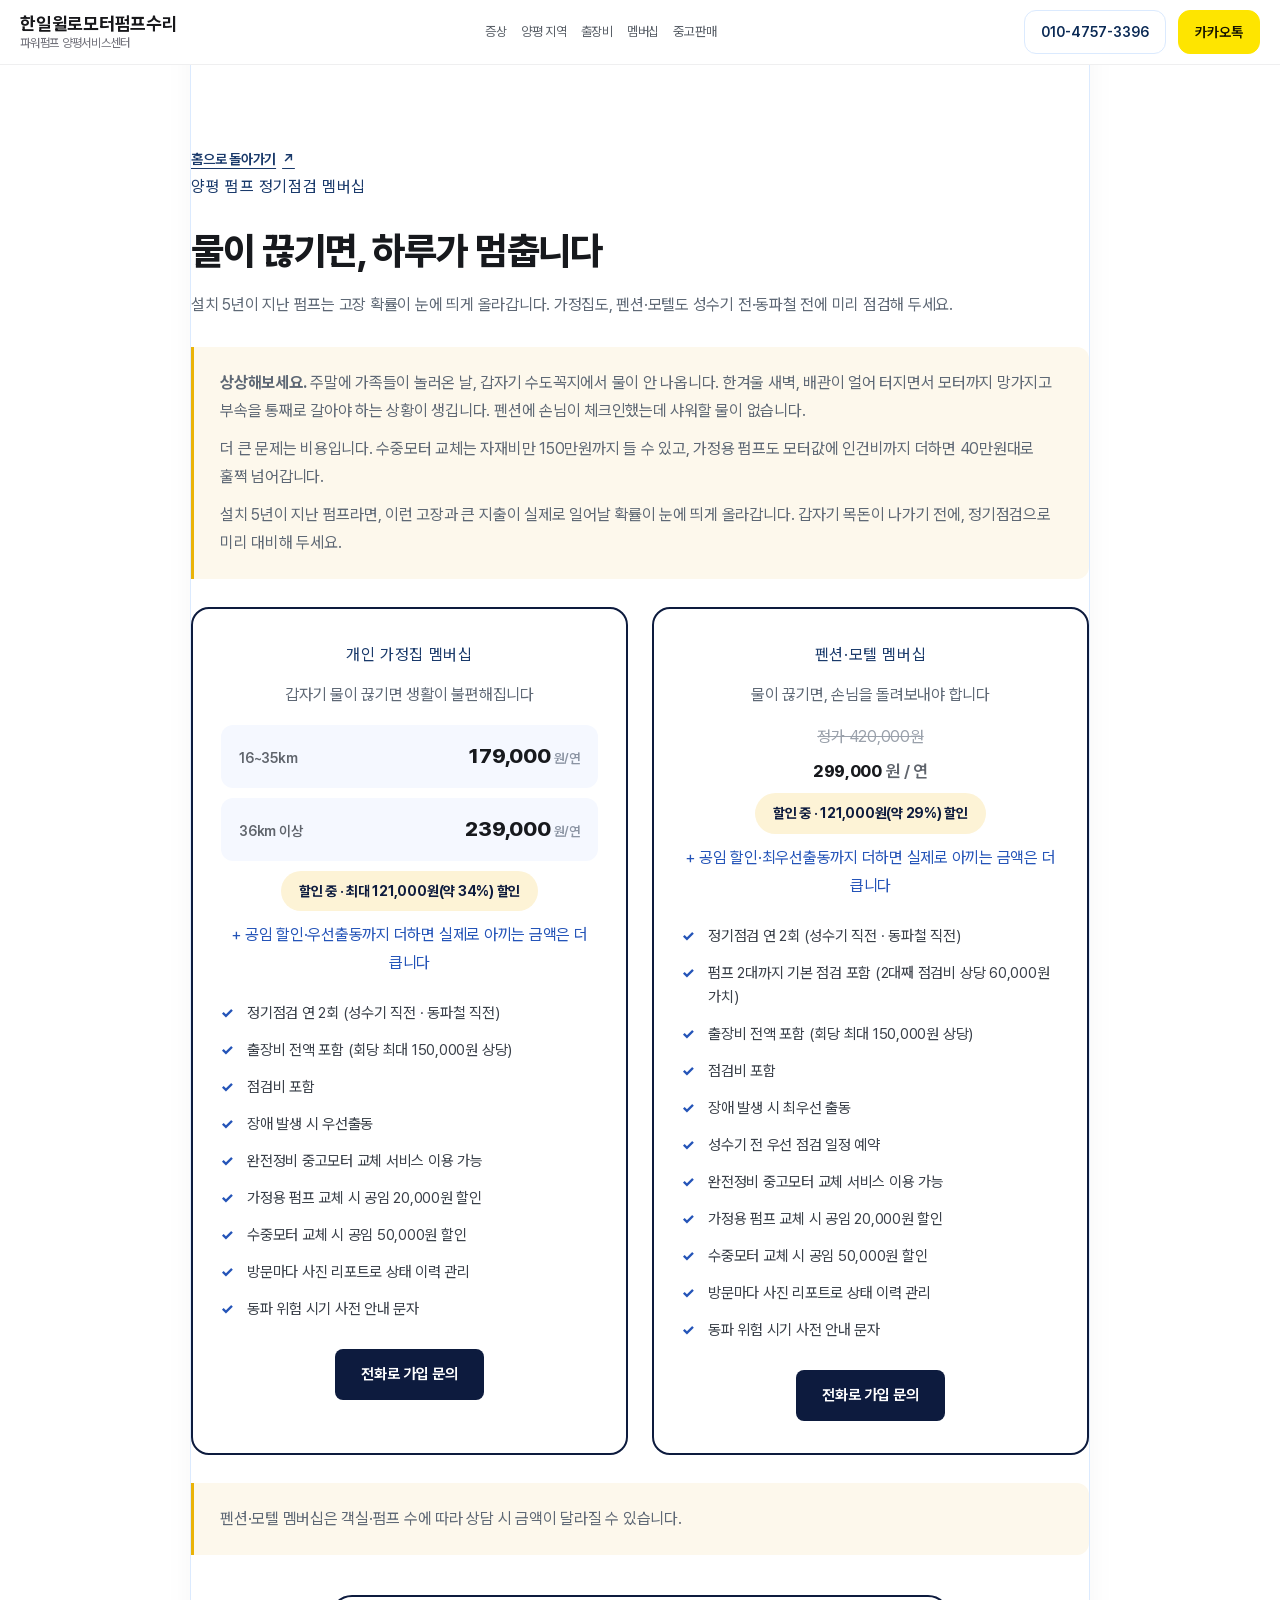
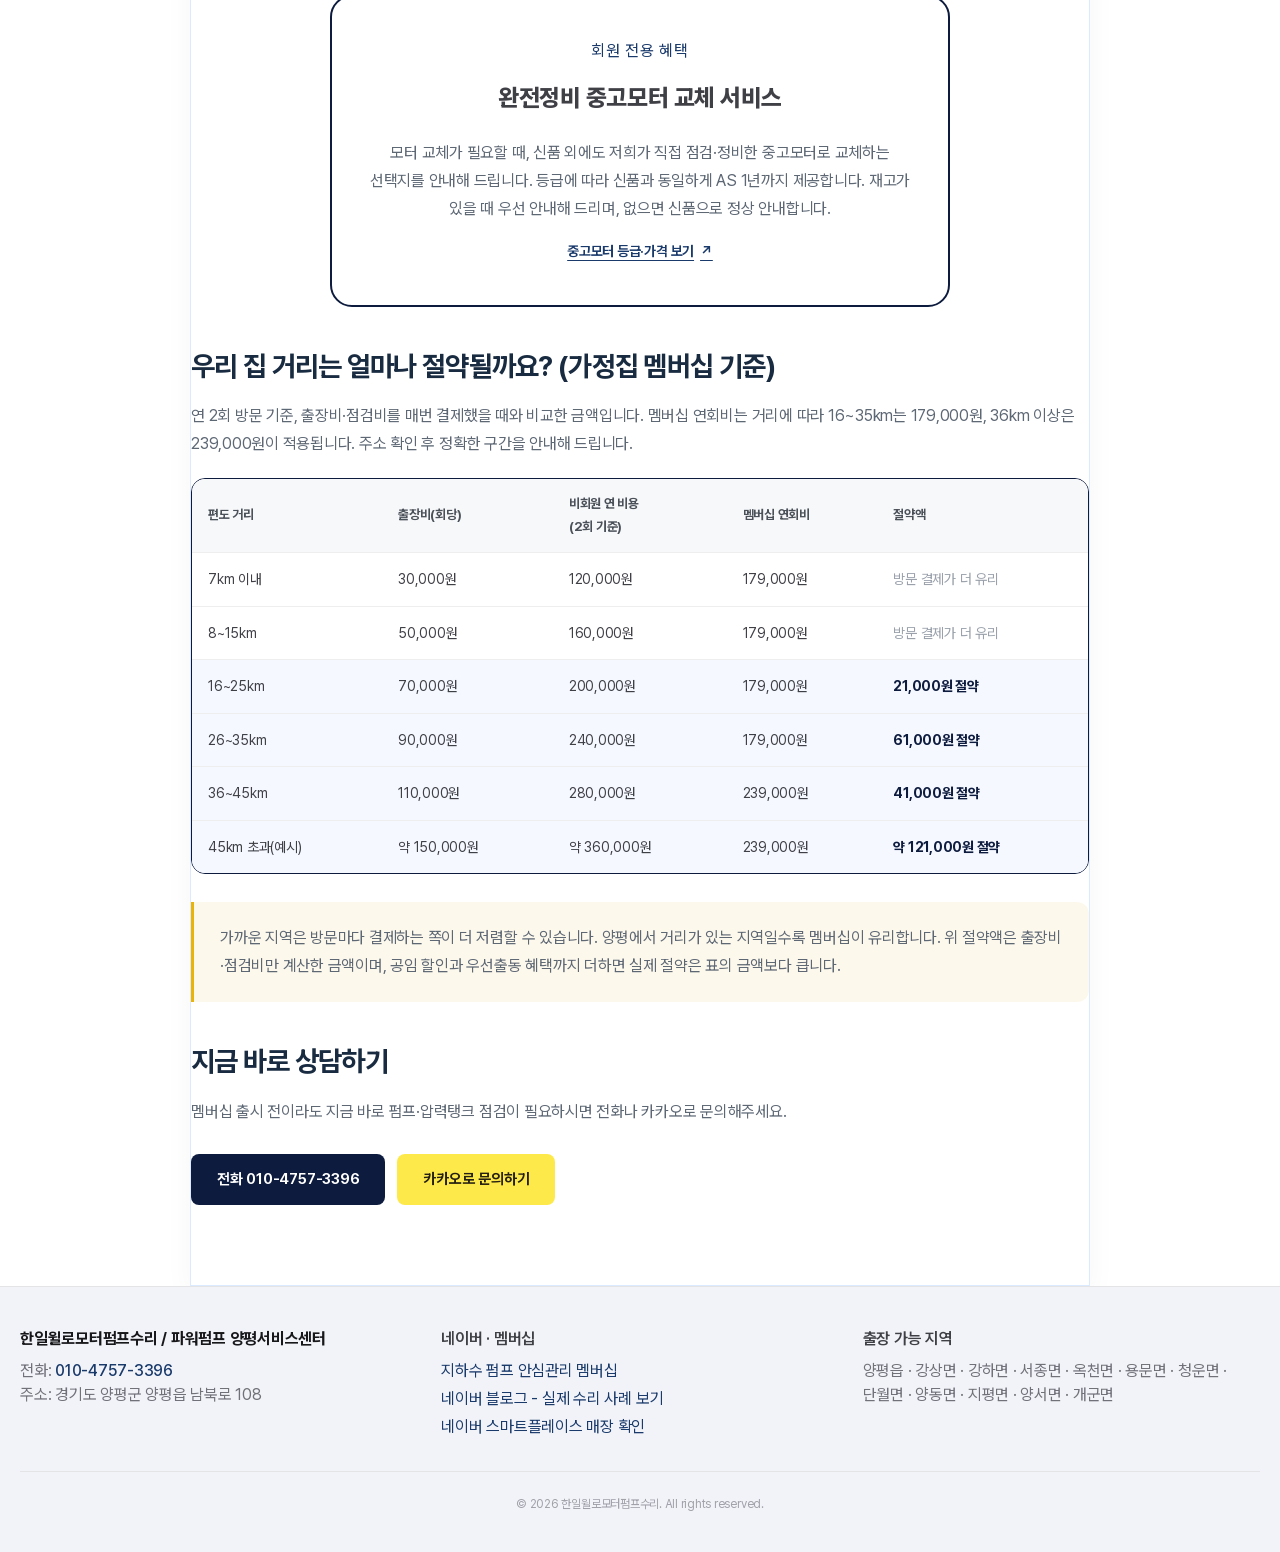
<file: membership/index.html>
<!doctype html><html lang="ko"><head><meta charset="utf-8"><meta name="viewport" content="width=device-width,initial-scale=1"><title>양평 펌프 정기점검 멤버십 | 한일윌로모터펌프수리</title><meta name="description" content="가정집은 연 179,000원부터, 펜션·모텔은 연 299,000원. 출장비·점검비 포함, 정기점검으로 큰 수리비 지출을 미리 막으세요."><link rel="canonical" href="https://ypmotor-95.netlify.app/membership/"><meta name="robots" content="index,follow"><meta property="og:site_name" content="한일윌로모터펌프수리"><meta property="og:type" content="website"><meta property="og:locale" content="ko_KR"><meta property="og:title" content="양평 펌프 정기점검 멤버십 | 한일윌로모터펌프수리"><meta property="og:description" content="가정집은 연 179,000원부터, 펜션·모텔은 연 299,000원. 출장비·점검비 포함, 정기점검으로 큰 수리비 지출을 미리 막으세요."><meta property="og:url" content="https://ypmotor-95.netlify.app/membership/"><meta property="og:image" content="https://ypmotor-95.netlify.app/images/og-image.png"><meta property="og:image:width" content="1200"><meta property="og:image:height" content="630"><meta name="twitter:card" content="summary_large_image"><meta name="twitter:image" content="https://ypmotor-95.netlify.app/images/og-image.png"><meta name="google-site-verification" content="MBhKqQZ0N5h2FQh3b8rsfPZbSnl2v48tQKKNNNFM_To" />
<meta name="naver-site-verification" content="ddc03e1aa8d89fe4ec58eb301bfe40b64e1bad2c" /><link rel="stylesheet" href="/assets/css/utilities.css"><link rel="stylesheet" href="/assets/css/legacy.css"><link rel="stylesheet" href="/assets/css/hub.css"><link rel="stylesheet" href="/assets/css/yangpyeong-ui.css"><script type="application/ld+json">{"@context":"https://schema.org","@type":"BreadcrumbList","itemListElement":[{"@type":"ListItem","position":1,"name":"양평 펌프수리","item":"https://ypmotor-95.netlify.app/"},{"@type":"ListItem","position":2,"name":"펌프 정기점검 멤버십","item":"https://ypmotor-95.netlify.app/membership/"}]}</script><script src="/analytics.js" defer></script><script src="/assets/js/hub.js" defer></script></head><body class="bg-white text-zinc-700 font-sans antialiased scrollable"><a class="hub-skip" href="#main">본문으로 건너뛰기</a><header id="header" class="glass-nav fixed top-0 left-0 right-0 z-50 bg-white/80 border-b border-zinc-200/60 transition-all duration-300">
    <div class="max-w-7xl mx-auto px-5 h-16 flex items-center justify-between">
      <a href="/#hero" class="flex flex-col" aria-label="홈으로 이동">
        <span class="text-lg font-bold text-zinc-900 leading-tight">한일윌로모터펌프수리</span>
        <span class="text-xs text-zinc-500 leading-tight">파워펌프 양평서비스센터</span>
      </a>
      <nav class="hidden lg:flex items-center gap-5" id="nav"><a href="/#section-problem">증상</a><a href="/#areas">양평 지역</a><a href="/#section-price">출장비</a><a href="/membership/">멤버십</a><a href="/used-motors/">중고판매</a></nav>
      <div class="flex items-center gap-3">
        <a href="tel:010-4757-3396" class="btn btn-outline btn-sm hidden sm:inline-flex items-center gap-2 px-4 py-2 rounded-full bg-accent/10 text-accent text-base font-semibold hover:bg-zinc-100 transition-colors">

          010-4757-3396
        </a>
        <a href="https://pf.kakao.com/_FxaExan" target="_blank" rel="noopener" class="btn btn-secondary btn-sm hidden sm:inline-flex items-center gap-2 px-4 py-2 rounded-full kakao-button text-sm font-bold">

          카카오톡
        </a>
        <button id="hamburger" class="lg:hidden flex flex-col gap-1.5 p-2" aria-label="메뉴 열기" aria-controls="mDrawer" aria-expanded="false">
          <span class="w-5 h-0.5 bg-zinc-400 rounded transition-all"></span>
          <span class="w-5 h-0.5 bg-zinc-400 rounded transition-all"></span>
          <span class="w-4 h-0.5 bg-zinc-400 rounded transition-all"></span>
        </button>
      </div>
    </div>
    <div id="mobile-quick-nav" class="lg:hidden">
      <a href="tel:010-4757-3396">

        전화
      </a>
      <a href="https://pf.kakao.com/_FxaExan" target="_blank" rel="noopener">

        카톡
      </a>
      <a href="/#section-problem">증상</a>
      <a href="/#section-service">서비스</a>
      <a href="/#section-price">출장비</a>
      <a href="/#gallery">사진</a>
    </div>
    <!-- Mobile Drawer -->
    <div id="mBackdrop" class="m-backdrop"></div>
    <aside id="mDrawer" class="m-drawer" aria-label="전체 메뉴" inert>
      <div class="m-drawer-head">
        <span style="font-weight: 700; font-size: 18px;">메뉴</span>
        <button id="mClose" aria-label="메뉴 닫기" class="m-drawer-close">×</button>
      </div>
      <nav class="m-drawer-nav"><a href="/#section-problem">증상</a><a href="/#areas">양평 지역</a><a href="/#section-price">출장비</a><a href="/membership/">멤버십</a><a href="/used-motors/">중고판매</a><a href="/#section-service">서비스</a><a href="/#process">작업 절차</a><a href="/#faq">FAQ</a><a href="/#gallery">현장사진</a></nav>
      <div class="m-drawer-cta">
        <a href="tel:010-4757-3396" class="m-cta-call">전화 상담</a>
        <a href="https://pf.kakao.com/_FxaExan" target="_blank" rel="noopener" class="m-cta-kakao">카카오톡 상담</a>
      </div>
    </aside>
  </header><main id="main"><article class="hub-detail hub-wrap"><nav aria-label="현재 위치"><a class="hub-link" href="/">홈으로 돌아가기 <span aria-hidden="true">↗</span></a></nav><p class="hub-eyebrow">양평 펌프 정기점검 멤버십</p><h1>물이 끊기면, 하루가 멈춥니다</h1><p class="hub-intro">설치 5년이 지난 펌프는 고장 확률이 눈에 띄게 올라갑니다. 가정집도, 펜션·모텔도 성수기 전·동파철 전에 미리 점검해 두세요.</p><div class="hub-note"><p><strong>상상해보세요.</strong> 주말에 가족들이 놀러온 날, 갑자기 수도꼭지에서 물이 안 나옵니다. 한겨울 새벽, 배관이 얼어 터지면서 모터까지 망가지고 부속을 통째로 갈아야 하는 상황이 생깁니다. 펜션에 손님이 체크인했는데 샤워할 물이 없습니다.</p><p>더 큰 문제는 비용입니다. 수중모터 교체는 자재비만 150만원까지 들 수 있고, 가정용 펌프도 모터값에 인건비까지 더하면 40만원대로 훌쩍 넘어갑니다.</p><p>설치 5년이 지난 펌프라면, 이런 고장과 큰 지출이 실제로 일어날 확률이 눈에 띄게 올라갑니다. 갑자기 목돈이 나가기 전에, 정기점검으로 미리 대비해 두세요.</p></div><div class="hub-price-cards"><div class="hub-price-card"><p class="hub-eyebrow" style="color:#2454b8">개인 가정집 멤버십</p><p class="hub-price-card-tag">갑자기 물이 끊기면 생활이 불편해집니다</p><div class="hub-price-tiers"><div><span class="dist">16~35km</span><span class="amt">179,000<small>원/연</small></span></div><div><span class="dist">36km 이상</span><span class="amt">239,000<small>원/연</small></span></div></div><span class="hub-save">할인 중 · 최대 121,000원(약 34%) 할인</span><p class="hub-save-more">+ 공임 할인·우선출동까지 더하면 실제로 아끼는 금액은 더 큽니다</p><ul><li>정기점검 연 2회 (성수기 직전 · 동파철 직전)</li><li>출장비 전액 포함 (회당 최대 150,000원 상당)</li><li>점검비 포함</li><li>장애 발생 시 우선출동</li><li>완전정비 중고모터 교체 서비스 이용 가능</li><li>가정용 펌프 교체 시 공임 20,000원 할인</li><li>수중모터 교체 시 공임 50,000원 할인</li><li>방문마다 사진 리포트로 상태 이력 관리</li><li>동파 위험 시기 사전 안내 문자</li></ul><div class="hub-contact" style="justify-content:center"><a class="hub-button primary" href="tel:010-4757-3396">전화로 가입 문의</a></div></div><div class="hub-price-card"><p class="hub-eyebrow" style="color:#2454b8">펜션·모텔 멤버십</p><p class="hub-price-card-tag">물이 끊기면, 손님을 돌려보내야 합니다</p><p class="hub-price-was">정가 420,000원</p><p class="hub-price">299,000<small>원 / 연</small></p><span class="hub-save">할인 중 · 121,000원(약 29%) 할인</span><p class="hub-save-more">+ 공임 할인·최우선출동까지 더하면 실제로 아끼는 금액은 더 큽니다</p><ul><li>정기점검 연 2회 (성수기 직전 · 동파철 직전)</li><li>펌프 2대까지 기본 점검 포함 (2대째 점검비 상당 60,000원 가치)</li><li>출장비 전액 포함 (회당 최대 150,000원 상당)</li><li>점검비 포함</li><li>장애 발생 시 최우선 출동</li><li>성수기 전 우선 점검 일정 예약</li><li>완전정비 중고모터 교체 서비스 이용 가능</li><li>가정용 펌프 교체 시 공임 20,000원 할인</li><li>수중모터 교체 시 공임 50,000원 할인</li><li>방문마다 사진 리포트로 상태 이력 관리</li><li>동파 위험 시기 사전 안내 문자</li></ul><div class="hub-contact" style="justify-content:center"><a class="hub-button primary" href="tel:010-4757-3396">전화로 가입 문의</a></div></div></div><p class="hub-note">펜션·모텔 멤버십은 객실·펌프 수에 따라 상담 시 금액이 달라질 수 있습니다.</p><div class="hub-motor-swap"><p class="hub-eyebrow" style="color:#2454b8">회원 전용 혜택</p><h3>완전정비 중고모터 교체 서비스</h3><p>모터 교체가 필요할 때, 신품 외에도 저희가 직접 점검·정비한 중고모터로 교체하는 선택지를 안내해 드립니다. 등급에 따라 신품과 동일하게 AS 1년까지 제공합니다. 재고가 있을 때 우선 안내해 드리며, 없으면 신품으로 정상 안내합니다.</p><a class="hub-link" href="/used-motors/">중고모터 등급·가격 보기 <span aria-hidden="true">↗</span></a></div><h2>우리 집 거리는 얼마나 절약될까요? (가정집 멤버십 기준)</h2><p class="hub-intro">연 2회 방문 기준, 출장비·점검비를 매번 결제했을 때와 비교한 금액입니다. 멤버십 연회비는 거리에 따라 16~35km는 179,000원, 36km 이상은 239,000원이 적용됩니다. 주소 확인 후 정확한 구간을 안내해 드립니다.</p><p class="hub-savings-hint">→ 표를 옆으로 넘기면 전체 항목을 볼 수 있어요</p><div class="hub-savings-table"><table><thead><tr><th>편도 거리</th><th>출장비(회당)</th><th>비회원 연 비용<br>(2회 기준)</th><th>멤버십 연회비</th><th>절약액</th></tr></thead><tbody><tr><td>7km 이내</td><td>30,000원</td><td>120,000원</td><td>179,000원</td><td class="hub-no-save">방문 결제가 더 유리</td></tr><tr><td>8~15km</td><td>50,000원</td><td>160,000원</td><td>179,000원</td><td class="hub-no-save">방문 결제가 더 유리</td></tr><tr class="highlight"><td>16~25km</td><td>70,000원</td><td>200,000원</td><td>179,000원</td><td class="hub-save-amt">21,000원 절약</td></tr><tr class="highlight"><td>26~35km</td><td>90,000원</td><td>240,000원</td><td>179,000원</td><td class="hub-save-amt">61,000원 절약</td></tr><tr class="highlight"><td>36~45km</td><td>110,000원</td><td>280,000원</td><td>239,000원</td><td class="hub-save-amt">41,000원 절약</td></tr><tr class="highlight"><td>45km 초과(예시)</td><td>약 150,000원</td><td>약 360,000원</td><td>239,000원</td><td class="hub-save-amt">약 121,000원 절약</td></tr></tbody></table></div><p class="hub-note">가까운 지역은 방문마다 결제하는 쪽이 더 저렴할 수 있습니다. 양평에서 거리가 있는 지역일수록 멤버십이 유리합니다. 위 절약액은 출장비·점검비만 계산한 금액이며, 공임 할인과 우선출동 혜택까지 더하면 실제 절약은 표의 금액보다 큽니다.</p><h2>지금 바로 상담하기</h2><p class="hub-intro">멤버십 출시 전이라도 지금 바로 펌프·압력탱크 점검이 필요하시면 전화나 카카오로 문의해주세요.</p><div class="hub-contact"><a class="hub-button primary" href="tel:010-4757-3396">전화 010-4757-3396</a><a class="hub-button kakao" href="https://pf.kakao.com/_FxaExan" target="_blank" rel="noopener">카카오로 문의하기</a></div></article></main><footer class="border-t border-zinc-200 bg-zinc-50 py-10">
    <div class="max-w-7xl mx-auto px-5">
      <div class="grid grid-cols-1 md:grid-cols-3 gap-6 mb-8">
        <div>
          <p class="text-base font-bold text-zinc-900 mb-2">한일윌로모터펌프수리 / 파워펌프 양평서비스센터</p>
          <p class="text-base text-zinc-500">전화: <a href="tel:010-4757-3396" class="text-accent font-medium hover:text-accent-hover transition-colors">010-4757-3396</a></p>
          <p class="text-base text-zinc-500">주소: 경기도 양평군 양평읍 남북로 108</p>
        </div>
        <div>
          <p class="text-base font-semibold text-zinc-700 mb-2">네이버 · 멤버십</p>
          <a href="/membership/" class="block text-base text-zinc-500 hover:text-accent transition-colors mb-1">지하수 펌프 안심관리 멤버십</a>
          <a href="https://blog.naver.com/sunwoo774" target="_blank" rel="noopener" class="block text-base text-zinc-500 hover:text-[#03c75a] transition-colors mb-1">네이버 블로그 - 실제 수리 사례 보기</a>
          <a href="https://map.naver.com/p/search/%ED%95%9C%EC%9D%BC%EC%9C%8C%EB%A1%9C%EB%AA%A8%ED%84%B0%ED%8E%8C%ED%94%84%20%EC%96%91%ED%8F%89%20%EB%82%A8%EB%B6%81%EB%A1%9C%20108" target="_blank" rel="noopener" class="block text-base text-zinc-500 hover:text-[#03c75a] transition-colors">네이버 스마트플레이스 매장 확인</a>
        </div>
        <div>
          <p class="text-base font-semibold text-zinc-700 mb-2">출장 가능 지역</p>
          <p class="text-base text-zinc-500">양평읍 · 강상면 · 강하면 · 서종면 · 옥천면 · 용문면 · 청운면 · 단월면 · 양동면 · 지평면 · 양서면 · 개군면</p>
        </div>
      </div>
      <div class="border-t border-zinc-200 pt-6">
        <p class="text-xs text-zinc-400 text-center">&copy; 2026 한일윌로모터펌프수리. All rights reserved.</p>
      </div>
    </div>
  </footer><nav class="hub-sticky" aria-label="빠른 문의"><a href="tel:010-4757-3396">전화 상담</a><a href="https://pf.kakao.com/_FxaExan" class="kakao" target="_blank" rel="noopener">카카오 상담</a></nav></body></html>
</file>
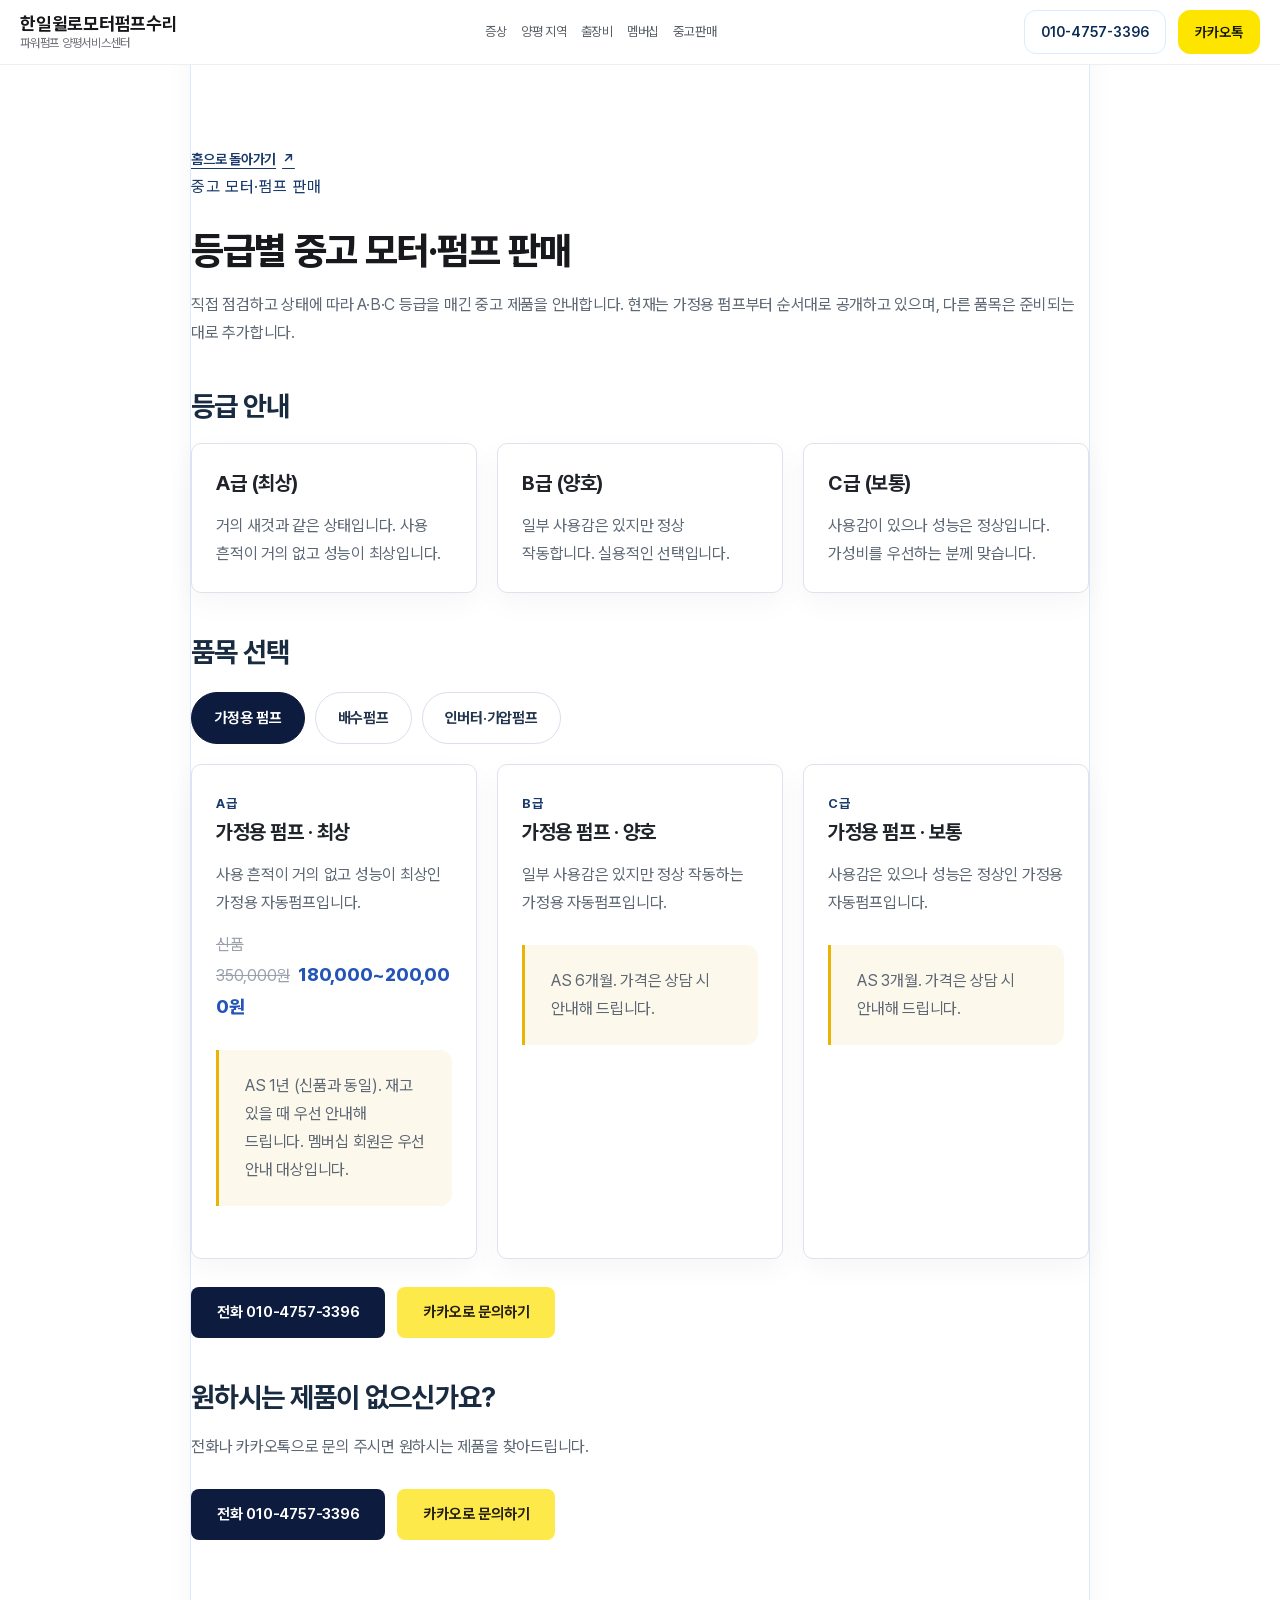
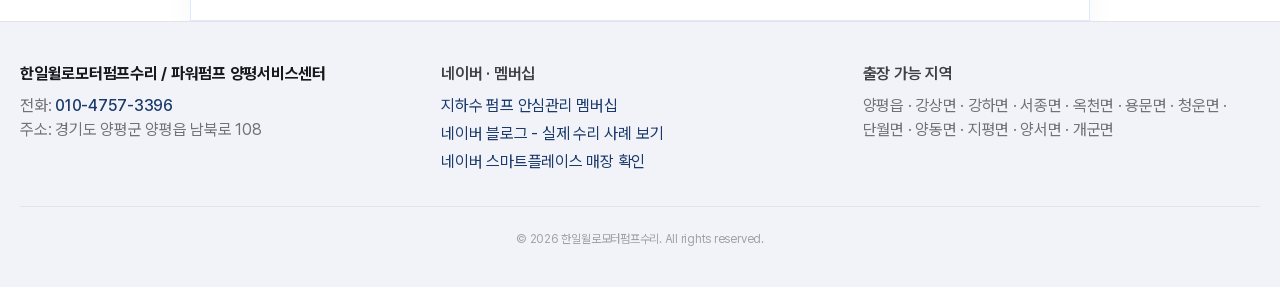
<file: used-motors/index.html>
<!doctype html><html lang="ko"><head><meta charset="utf-8"><meta name="viewport" content="width=device-width,initial-scale=1"><title>양평 중고 모터·펌프 판매 | 등급별 안내 - 한일윌로모터펌프수리</title><meta name="description" content="직접 점검한 중고 가정용 펌프를 A·B·C 등급으로 안내합니다. 배수펌프·인버터가압펌프는 준비 중입니다."><link rel="canonical" href="https://ypmotor-95.netlify.app/used-motors/"><meta name="robots" content="index,follow"><meta property="og:site_name" content="한일윌로모터펌프수리"><meta property="og:type" content="website"><meta property="og:locale" content="ko_KR"><meta property="og:title" content="양평 중고 모터·펌프 판매 | 등급별 안내 - 한일윌로모터펌프수리"><meta property="og:description" content="직접 점검한 중고 가정용 펌프를 A·B·C 등급으로 안내합니다. 배수펌프·인버터가압펌프는 준비 중입니다."><meta property="og:url" content="https://ypmotor-95.netlify.app/used-motors/"><meta property="og:image" content="https://ypmotor-95.netlify.app/images/og-image.png"><meta property="og:image:width" content="1200"><meta property="og:image:height" content="630"><meta name="twitter:card" content="summary_large_image"><meta name="twitter:image" content="https://ypmotor-95.netlify.app/images/og-image.png"><meta name="google-site-verification" content="MBhKqQZ0N5h2FQh3b8rsfPZbSnl2v48tQKKNNNFM_To" />
<meta name="naver-site-verification" content="ddc03e1aa8d89fe4ec58eb301bfe40b64e1bad2c" /><link rel="stylesheet" href="/assets/css/utilities.css"><link rel="stylesheet" href="/assets/css/legacy.css"><link rel="stylesheet" href="/assets/css/hub.css"><link rel="stylesheet" href="/assets/css/yangpyeong-ui.css"><script type="application/ld+json">{"@context":"https://schema.org","@type":"BreadcrumbList","itemListElement":[{"@type":"ListItem","position":1,"name":"양평 펌프수리","item":"https://ypmotor-95.netlify.app/"},{"@type":"ListItem","position":2,"name":"중고 모터·펌프 판매","item":"https://ypmotor-95.netlify.app/used-motors/"}]}</script><script src="/analytics.js" defer></script><script src="/assets/js/hub.js" defer></script></head><body class="bg-white text-zinc-700 font-sans antialiased scrollable"><a class="hub-skip" href="#main">본문으로 건너뛰기</a><header id="header" class="glass-nav fixed top-0 left-0 right-0 z-50 bg-white/80 border-b border-zinc-200/60 transition-all duration-300">
    <div class="max-w-7xl mx-auto px-5 h-16 flex items-center justify-between">
      <a href="/#hero" class="flex flex-col" aria-label="홈으로 이동">
        <span class="text-lg font-bold text-zinc-900 leading-tight">한일윌로모터펌프수리</span>
        <span class="text-xs text-zinc-500 leading-tight">파워펌프 양평서비스센터</span>
      </a>
      <nav class="hidden lg:flex items-center gap-5" id="nav"><a href="/#section-problem">증상</a><a href="/#areas">양평 지역</a><a href="/#section-price">출장비</a><a href="/membership/">멤버십</a><a href="/used-motors/">중고판매</a></nav>
      <div class="flex items-center gap-3">
        <a href="tel:010-4757-3396" class="btn btn-outline btn-sm hidden sm:inline-flex items-center gap-2 px-4 py-2 rounded-full bg-accent/10 text-accent text-base font-semibold hover:bg-zinc-100 transition-colors">

          010-4757-3396
        </a>
        <a href="https://pf.kakao.com/_FxaExan" target="_blank" rel="noopener" class="btn btn-secondary btn-sm hidden sm:inline-flex items-center gap-2 px-4 py-2 rounded-full kakao-button text-sm font-bold">

          카카오톡
        </a>
        <button id="hamburger" class="lg:hidden flex flex-col gap-1.5 p-2" aria-label="메뉴 열기" aria-controls="mDrawer" aria-expanded="false">
          <span class="w-5 h-0.5 bg-zinc-400 rounded transition-all"></span>
          <span class="w-5 h-0.5 bg-zinc-400 rounded transition-all"></span>
          <span class="w-4 h-0.5 bg-zinc-400 rounded transition-all"></span>
        </button>
      </div>
    </div>
    <div id="mobile-quick-nav" class="lg:hidden">
      <a href="tel:010-4757-3396">

        전화
      </a>
      <a href="https://pf.kakao.com/_FxaExan" target="_blank" rel="noopener">

        카톡
      </a>
      <a href="/#section-problem">증상</a>
      <a href="/#section-service">서비스</a>
      <a href="/#section-price">출장비</a>
      <a href="/#gallery">사진</a>
    </div>
    <!-- Mobile Drawer -->
    <div id="mBackdrop" class="m-backdrop"></div>
    <aside id="mDrawer" class="m-drawer" aria-label="전체 메뉴" inert>
      <div class="m-drawer-head">
        <span style="font-weight: 700; font-size: 18px;">메뉴</span>
        <button id="mClose" aria-label="메뉴 닫기" class="m-drawer-close">×</button>
      </div>
      <nav class="m-drawer-nav"><a href="/#section-problem">증상</a><a href="/#areas">양평 지역</a><a href="/#section-price">출장비</a><a href="/membership/">멤버십</a><a href="/used-motors/">중고판매</a><a href="/#section-service">서비스</a><a href="/#process">작업 절차</a><a href="/#faq">FAQ</a><a href="/#gallery">현장사진</a></nav>
      <div class="m-drawer-cta">
        <a href="tel:010-4757-3396" class="m-cta-call">전화 상담</a>
        <a href="https://pf.kakao.com/_FxaExan" target="_blank" rel="noopener" class="m-cta-kakao">카카오톡 상담</a>
      </div>
    </aside>
  </header><main id="main"><article class="hub-detail hub-wrap"><nav aria-label="현재 위치"><a class="hub-link" href="/">홈으로 돌아가기 <span aria-hidden="true">↗</span></a></nav><p class="hub-eyebrow">중고 모터·펌프 판매</p><h1>등급별 중고 모터·펌프 판매</h1><p class="hub-intro">직접 점검하고 상태에 따라 A·B·C 등급을 매긴 중고 제품을 안내합니다. 현재는 가정용 펌프부터 순서대로 공개하고 있으며, 다른 품목은 준비되는 대로 추가합니다.</p><h2>등급 안내</h2><div class="hub-grid three"><article class="hub-card hub-card-body"><h3>A급 (최상)</h3><p>거의 새것과 같은 상태입니다. 사용 흔적이 거의 없고 성능이 최상입니다.</p></article><article class="hub-card hub-card-body"><h3>B급 (양호)</h3><p>일부 사용감은 있지만 정상 작동합니다. 실용적인 선택입니다.</p></article><article class="hub-card hub-card-body"><h3>C급 (보통)</h3><p>사용감이 있으나 성능은 정상입니다. 가성비를 우선하는 분께 맞습니다.</p></article></div><h2>품목 선택</h2><div class="hub-tabs" role="tablist"><button type="button" class="hub-tab active" data-tab="home-pump" aria-selected="true">가정용 펌프</button><button type="button" class="hub-tab" data-tab="drain-pump" aria-selected="false">배수펌프</button><button type="button" class="hub-tab" data-tab="inverter-pump" aria-selected="false">인버터·가압펌프</button></div><div class="hub-tab-panel" data-tab-panel="home-pump"><div class="hub-grid three"><article class="hub-card hub-card-body"><span class="hub-eyebrow">A급</span><h3>가정용 펌프 · 최상</h3><p>사용 흔적이 거의 없고 성능이 최상인 가정용 자동펌프입니다.</p><p class="hub-price-inline"><span class="old">신품 350,000원</span><span class="new">180,000~200,000원</span></p><p class="hub-note">AS 1년 (신품과 동일). 재고 있을 때 우선 안내해 드립니다. 멤버십 회원은 우선 안내 대상입니다.</p></article><article class="hub-card hub-card-body"><span class="hub-eyebrow">B급</span><h3>가정용 펌프 · 양호</h3><p>일부 사용감은 있지만 정상 작동하는 가정용 자동펌프입니다.</p><p class="hub-note">AS 6개월. 가격은 상담 시 안내해 드립니다.</p></article><article class="hub-card hub-card-body"><span class="hub-eyebrow">C급</span><h3>가정용 펌프 · 보통</h3><p>사용감은 있으나 성능은 정상인 가정용 자동펌프입니다.</p><p class="hub-note">AS 3개월. 가격은 상담 시 안내해 드립니다.</p></article></div><div class="hub-contact"><a class="hub-button primary" href="tel:010-4757-3396">전화 010-4757-3396</a><a class="hub-button kakao" href="https://pf.kakao.com/_FxaExan" target="_blank" rel="noopener">카카오로 문의하기</a></div></div><div class="hub-tab-panel" data-tab-panel="drain-pump" hidden><p>배수펌프는 등급별 안내를 준비 중입니다. 지금 보유 중인 제품은 전화나 카카오로 문의해주시면 바로 확인해드립니다.</p><div class="hub-contact"><a class="hub-button primary" href="tel:010-4757-3396">전화 010-4757-3396</a><a class="hub-button kakao" href="https://pf.kakao.com/_FxaExan" target="_blank" rel="noopener">카카오로 문의하기</a></div></div><div class="hub-tab-panel" data-tab-panel="inverter-pump" hidden><p>인버터·가압펌프는 등급별 안내를 준비 중입니다. 지금 보유 중인 제품은 전화나 카카오로 문의해주시면 바로 확인해드립니다.</p><div class="hub-contact"><a class="hub-button primary" href="tel:010-4757-3396">전화 010-4757-3396</a><a class="hub-button kakao" href="https://pf.kakao.com/_FxaExan" target="_blank" rel="noopener">카카오로 문의하기</a></div></div><h2>원하시는 제품이 없으신가요?</h2><p>전화나 카카오톡으로 문의 주시면 원하시는 제품을 찾아드립니다.</p><div class="hub-contact"><a class="hub-button primary" href="tel:010-4757-3396">전화 010-4757-3396</a><a class="hub-button kakao" href="https://pf.kakao.com/_FxaExan" target="_blank" rel="noopener">카카오로 문의하기</a></div></article></main><footer class="border-t border-zinc-200 bg-zinc-50 py-10">
    <div class="max-w-7xl mx-auto px-5">
      <div class="grid grid-cols-1 md:grid-cols-3 gap-6 mb-8">
        <div>
          <p class="text-base font-bold text-zinc-900 mb-2">한일윌로모터펌프수리 / 파워펌프 양평서비스센터</p>
          <p class="text-base text-zinc-500">전화: <a href="tel:010-4757-3396" class="text-accent font-medium hover:text-accent-hover transition-colors">010-4757-3396</a></p>
          <p class="text-base text-zinc-500">주소: 경기도 양평군 양평읍 남북로 108</p>
        </div>
        <div>
          <p class="text-base font-semibold text-zinc-700 mb-2">네이버 · 멤버십</p>
          <a href="/membership/" class="block text-base text-zinc-500 hover:text-accent transition-colors mb-1">지하수 펌프 안심관리 멤버십</a>
          <a href="https://blog.naver.com/sunwoo774" target="_blank" rel="noopener" class="block text-base text-zinc-500 hover:text-[#03c75a] transition-colors mb-1">네이버 블로그 - 실제 수리 사례 보기</a>
          <a href="https://map.naver.com/p/search/%ED%95%9C%EC%9D%BC%EC%9C%8C%EB%A1%9C%EB%AA%A8%ED%84%B0%ED%8E%8C%ED%94%84%20%EC%96%91%ED%8F%89%20%EB%82%A8%EB%B6%81%EB%A1%9C%20108" target="_blank" rel="noopener" class="block text-base text-zinc-500 hover:text-[#03c75a] transition-colors">네이버 스마트플레이스 매장 확인</a>
        </div>
        <div>
          <p class="text-base font-semibold text-zinc-700 mb-2">출장 가능 지역</p>
          <p class="text-base text-zinc-500">양평읍 · 강상면 · 강하면 · 서종면 · 옥천면 · 용문면 · 청운면 · 단월면 · 양동면 · 지평면 · 양서면 · 개군면</p>
        </div>
      </div>
      <div class="border-t border-zinc-200 pt-6">
        <p class="text-xs text-zinc-400 text-center">&copy; 2026 한일윌로모터펌프수리. All rights reserved.</p>
      </div>
    </div>
  </footer><nav class="hub-sticky" aria-label="빠른 문의"><a href="tel:010-4757-3396">전화 상담</a><a href="https://pf.kakao.com/_FxaExan" class="kakao" target="_blank" rel="noopener">카카오 상담</a></nav></body></html>
</file>
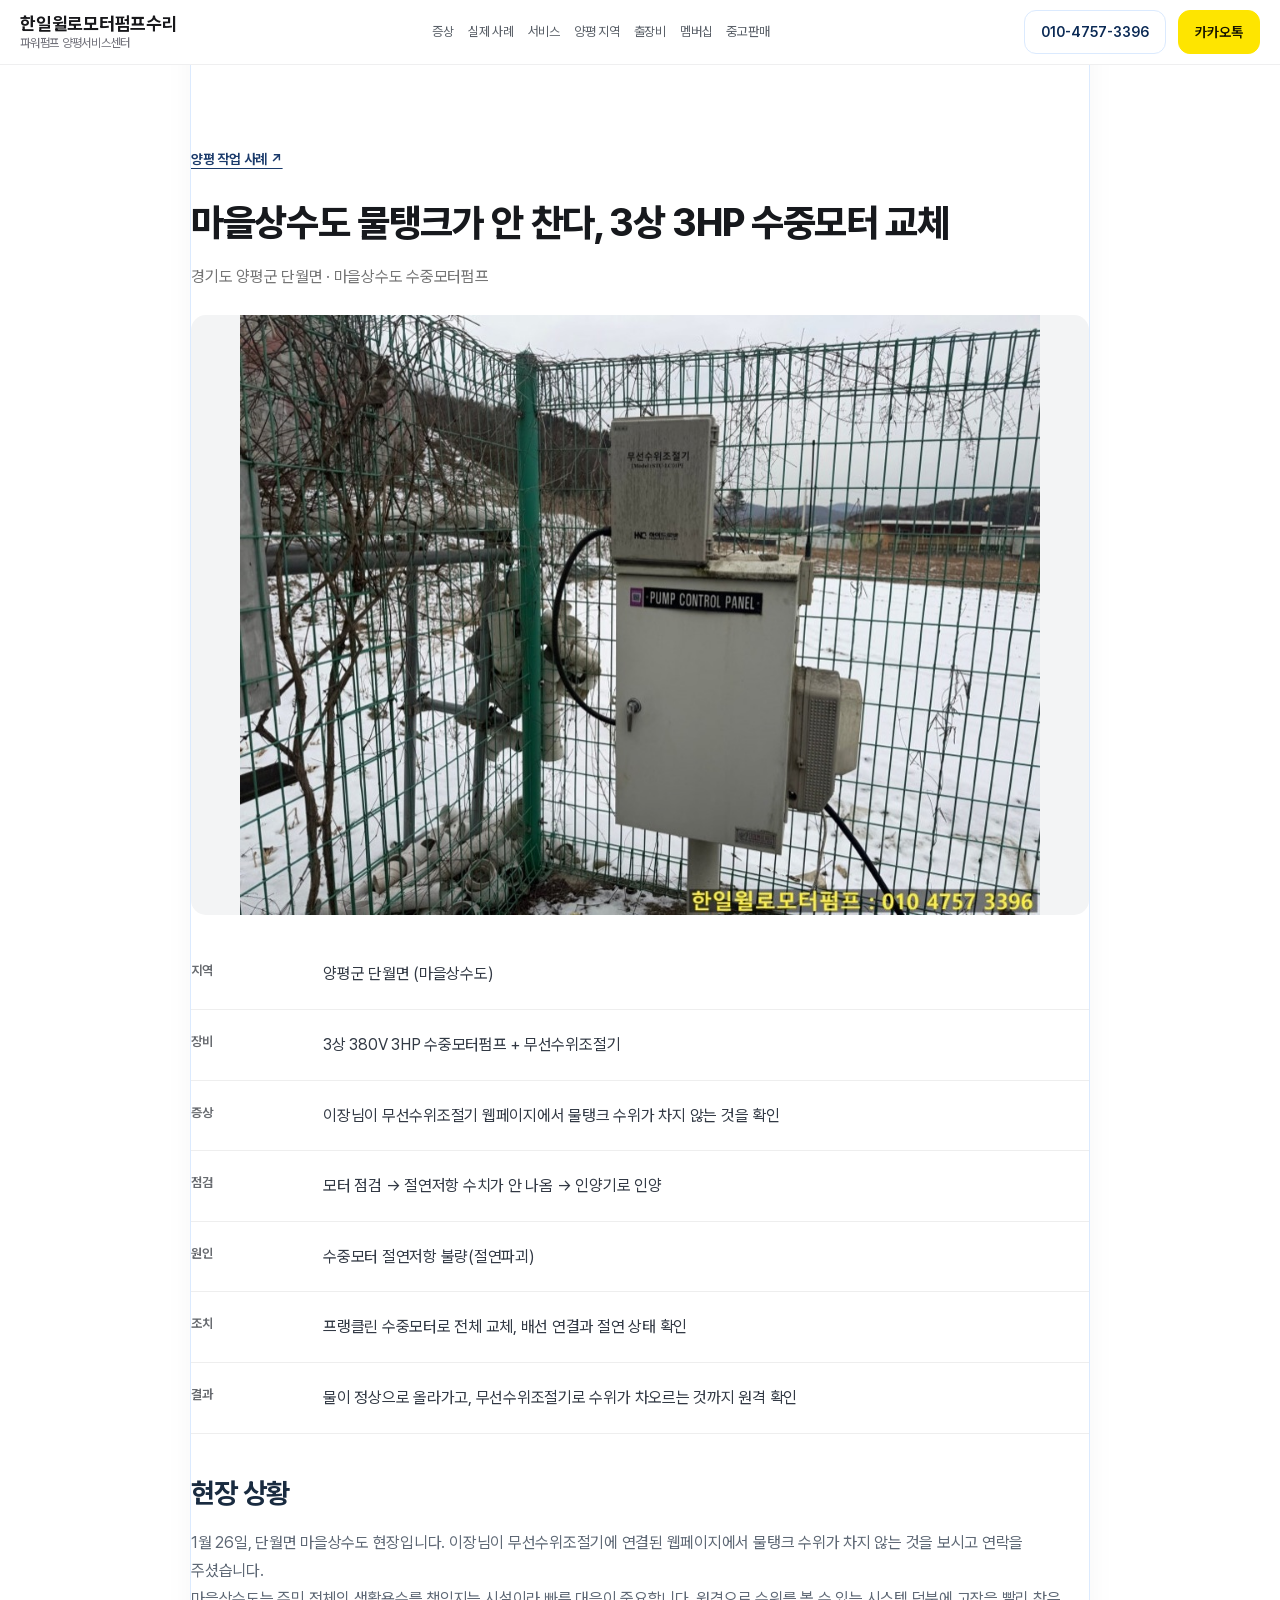
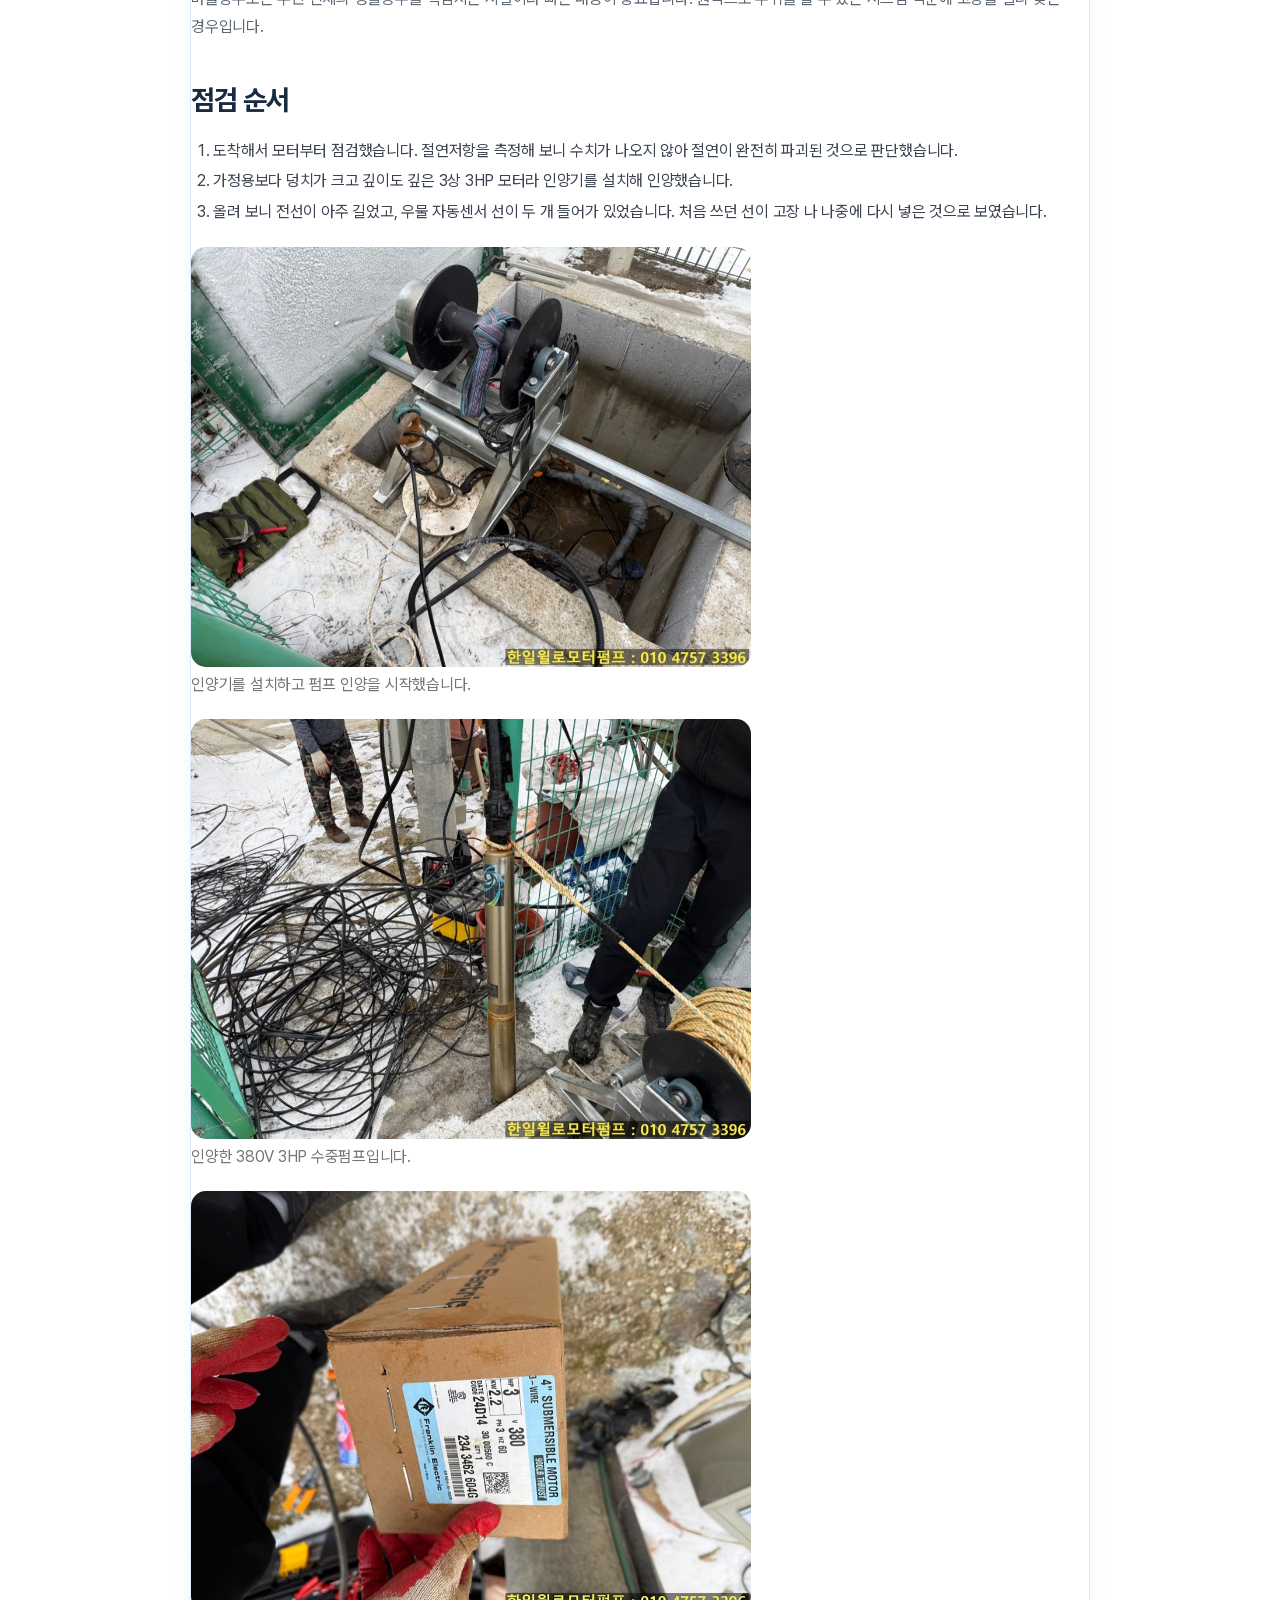
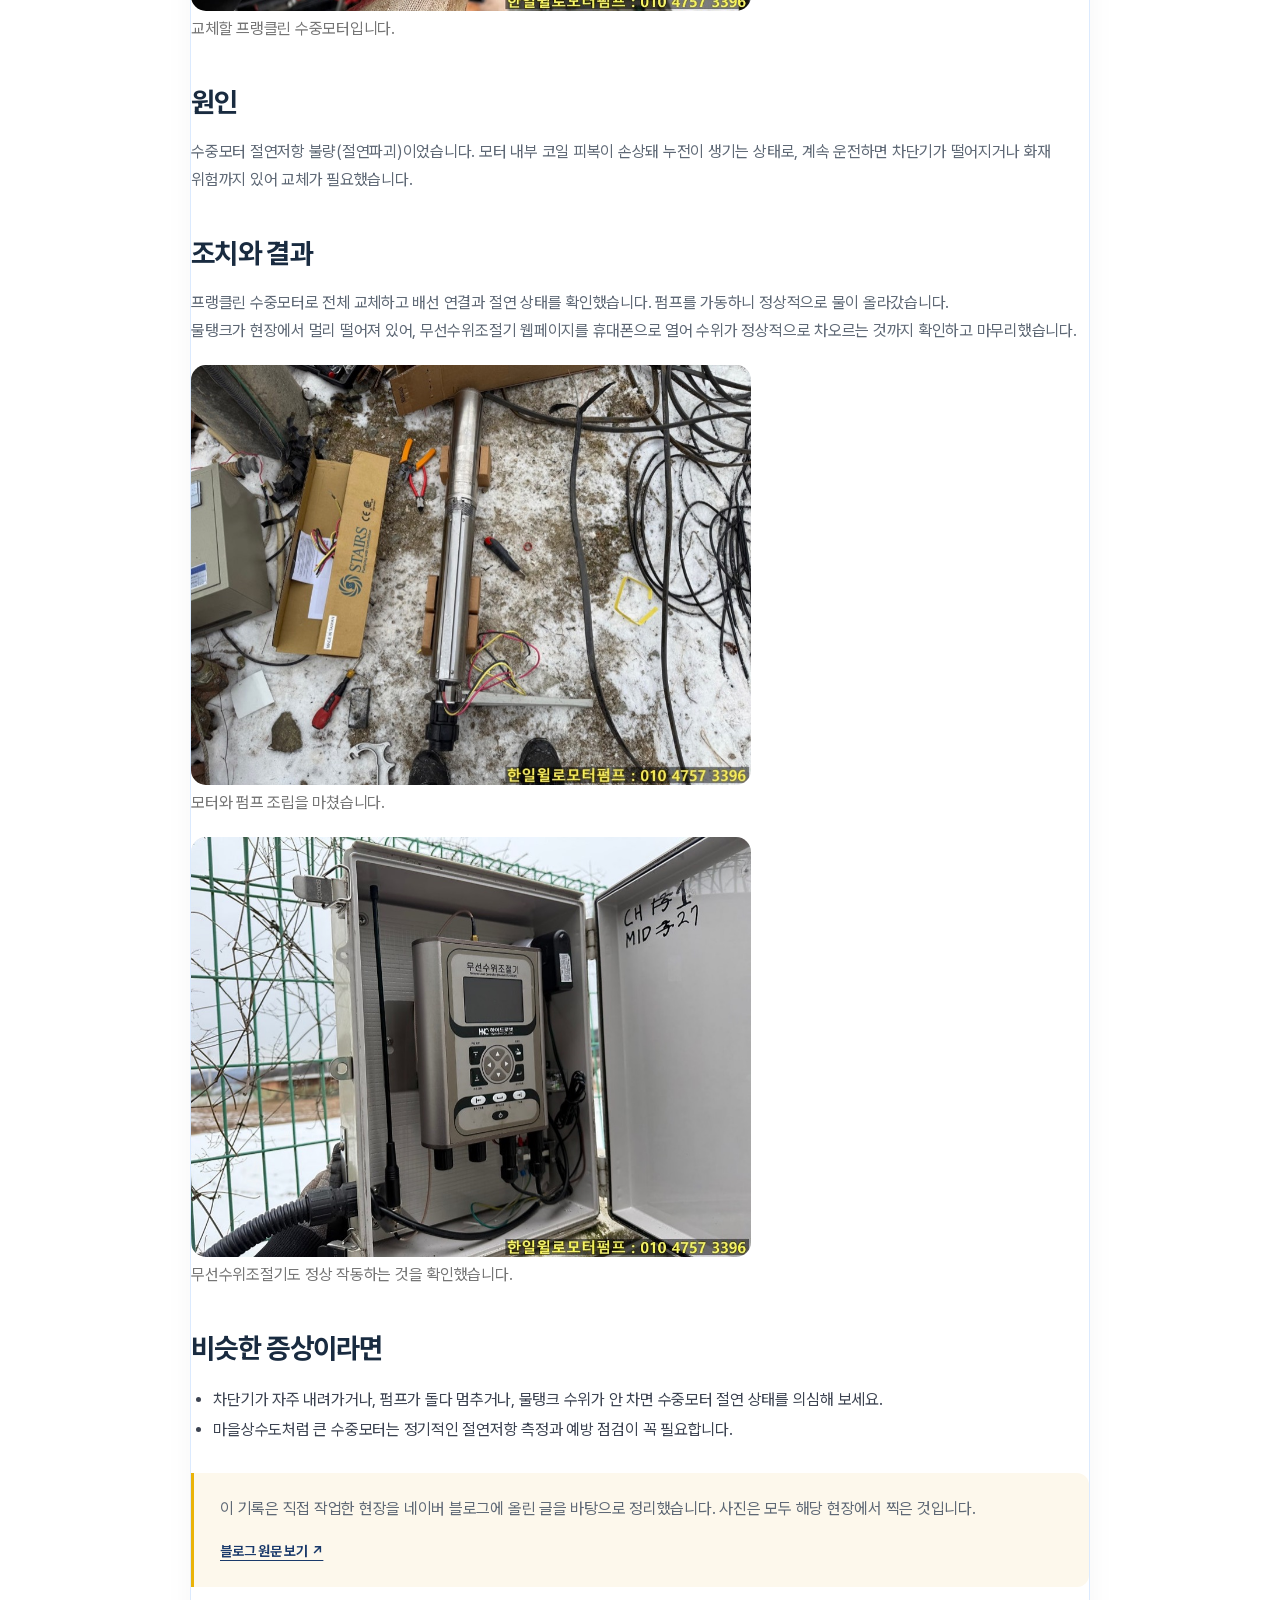
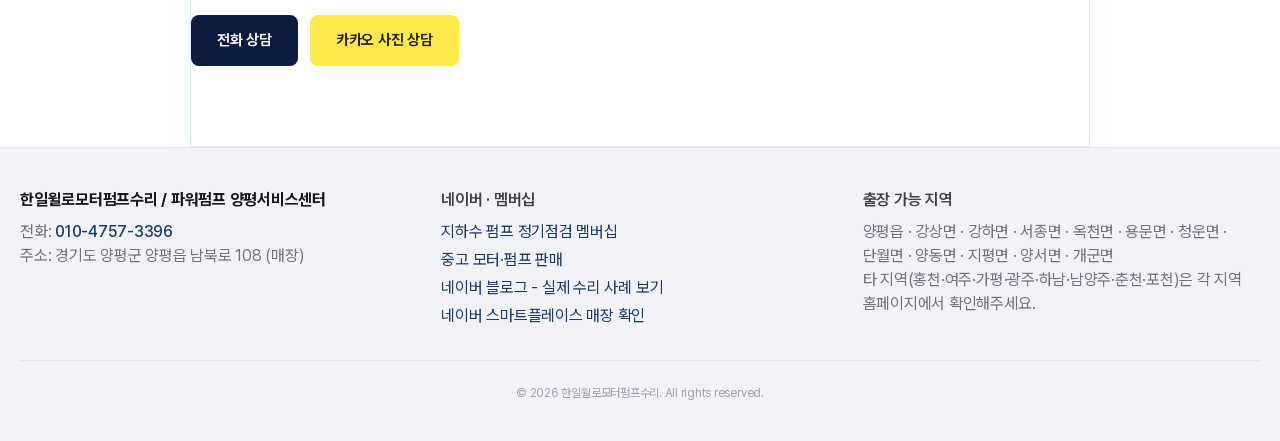
<file: cases/danwol-village-water-3hp/index.html>
<!doctype html><html lang="ko"><head><meta charset="utf-8"><meta name="viewport" content="width=device-width,initial-scale=1"><title>마을상수도 물탱크가 안 찬다, 3상 3HP 수중모터 교체 | 양평 펌프 작업기록</title><meta name="description" content="양평군 단월면 (마을상수도) 현장. 수중모터 절연저항 불량(절연파괴)"><link rel="canonical" href="https://ypmotor-95.netlify.app/cases/danwol-village-water-3hp/"><meta name="robots" content="index,follow"><meta property="og:type" content="article"><meta property="og:title" content="마을상수도 물탱크가 안 찬다, 3상 3HP 수중모터 교체 | 양평 펌프 작업기록"><meta property="og:description" content="양평군 단월면 (마을상수도) 현장. 수중모터 절연저항 불량(절연파괴)"><meta property="og:url" content="https://ypmotor-95.netlify.app/cases/danwol-village-water-3hp/"><meta property="og:image" content="https://ypmotor-95.netlify.app/images/media/yp-danwol-village-water-3hp-1.jpg"><meta property="og:locale" content="ko_KR"><link rel="stylesheet" href="/assets/css/utilities.css"><link rel="stylesheet" href="/assets/css/legacy.css"><link rel="stylesheet" href="/assets/css/hub.css"><link rel="stylesheet" href="/assets/css/yangpyeong-ui.css"><script type="application/ld+json">{"@context": "https://schema.org", "@type": "LocalBusiness", "name": "한일윌로모터펌프수리", "url": "https://ypmotor-95.netlify.app/", "telephone": "010-4757-3396", "address": {"@type": "PostalAddress", "streetAddress": "남북로 108", "addressLocality": "양평읍", "addressRegion": "경기도 양평군", "addressCountry": "KR"}, "areaServed": [{"@type": "AdministrativeArea", "name": "양평군 양평읍"}, {"@type": "AdministrativeArea", "name": "양평군 강상면"}, {"@type": "AdministrativeArea", "name": "양평군 강하면"}, {"@type": "AdministrativeArea", "name": "양평군 서종면"}, {"@type": "AdministrativeArea", "name": "양평군 옥천면"}, {"@type": "AdministrativeArea", "name": "양평군 용문면"}, {"@type": "AdministrativeArea", "name": "양평군 청운면"}, {"@type": "AdministrativeArea", "name": "양평군 단월면"}, {"@type": "AdministrativeArea", "name": "양평군 양동면"}, {"@type": "AdministrativeArea", "name": "양평군 지평면"}, {"@type": "AdministrativeArea", "name": "양평군 양서면"}, {"@type": "AdministrativeArea", "name": "양평군 개군면"}], "sameAs": ["https://blog.naver.com/sunwoo774"]}</script><script src="/analytics.js" defer></script><script defer src="/assets/js/hub.js"></script></head><body class="bg-white text-zinc-700 font-sans antialiased scrollable"><a class="hub-skip" href="#main">본문으로 건너뛰기</a><header id="header" class="glass-nav fixed top-0 left-0 right-0 z-50 bg-white/80 border-b border-zinc-200/60 transition-all duration-300">
    <div class="max-w-7xl mx-auto px-5 h-16 flex items-center justify-between">
      <a href="/#hero" class="flex flex-col" aria-label="홈으로 이동">
        <span class="text-lg font-bold text-zinc-900 leading-tight">한일윌로모터펌프수리</span>
        <span class="text-xs text-zinc-500 leading-tight">파워펌프 양평서비스센터</span>
      </a>
      <nav class="hidden lg:flex items-center gap-5" id="nav"><a href="/#section-problem">증상</a><a href="/#cases">실제 사례</a><a href="/#section-service">서비스</a><a href="/#areas">양평 지역</a><a href="/#section-price">출장비</a><a href="/membership/">멤버십</a><a href="/used-motors/">중고판매</a></nav>
      <div class="flex items-center gap-3">
        <a href="tel:010-4757-3396" class="btn btn-outline btn-sm hidden sm:inline-flex items-center gap-2 px-4 py-2 rounded-full bg-accent/10 text-accent text-base font-semibold hover:bg-zinc-100 transition-colors">010-4757-3396</a>
        <a href="https://pf.kakao.com/_FxaExan" target="_blank" rel="noopener" class="btn btn-secondary btn-sm hidden sm:inline-flex items-center gap-2 px-4 py-2 rounded-full kakao-button text-sm font-bold">카카오톡</a>
        <button id="hamburger" class="lg:hidden flex flex-col gap-1.5 p-2" aria-label="메뉴 열기" aria-controls="mDrawer" aria-expanded="false">
          <span class="w-5 h-0.5 bg-zinc-400 rounded transition-all"></span>
          <span class="w-5 h-0.5 bg-zinc-400 rounded transition-all"></span>
          <span class="w-4 h-0.5 bg-zinc-400 rounded transition-all"></span>
        </button>
      </div>
    </div>
    <div id="mobile-quick-nav" class="lg:hidden"></div>
    <div id="mBackdrop" class="m-backdrop"></div>
    <aside id="mDrawer" class="m-drawer" aria-label="전체 메뉴" inert>
      <div class="m-drawer-head"><span style="font-weight: 700; font-size: 18px;">메뉴</span><button id="mClose" aria-label="메뉴 닫기" class="m-drawer-close">×</button></div>
      <nav class="m-drawer-nav"><a href="/#section-problem">증상</a><a href="/#cases">실제 사례</a><a href="/#section-service">서비스</a><a href="/#areas">양평 지역</a><a href="/#section-price">출장비</a><a href="/membership/">멤버십</a><a href="/used-motors/">중고판매</a><a href="/#faq">FAQ</a></nav>
      <div class="m-drawer-cta"><a href="tel:010-4757-3396" class="m-cta-call">전화 상담</a><a href="https://pf.kakao.com/_FxaExan" target="_blank" rel="noopener" class="m-cta-kakao">카카오톡 상담</a></div>
    </aside>
  </header><main id="main"><article class="hub-detail hub-wrap"><a class="hub-link" href="/#cases">양평 작업 사례 ↗</a><h1>마을상수도 물탱크가 안 찬다, 3상 3HP 수중모터 교체</h1><p class="hub-meta">경기도 양평군 단월면 · 마을상수도 수중모터펌프</p><img src="/images/media/yp-danwol-village-water-3hp-1.jpg" alt="단월면 마을상수도 현장의 제어반입니다." width="960" height="720" loading="eager" decoding="async" fetchpriority="high"><dl class="hub-facts"><div><dt>지역</dt><dd>양평군 단월면 (마을상수도)</dd></div><div><dt>장비</dt><dd>3상 380V 3HP 수중모터펌프 + 무선수위조절기</dd></div><div><dt>증상</dt><dd>이장님이 무선수위조절기 웹페이지에서 물탱크 수위가 차지 않는 것을 확인</dd></div><div><dt>점검</dt><dd>모터 점검 → 절연저항 수치가 안 나옴 → 인양기로 인양</dd></div><div><dt>원인</dt><dd>수중모터 절연저항 불량(절연파괴)</dd></div><div><dt>조치</dt><dd>프랭클린 수중모터로 전체 교체, 배선 연결과 절연 상태 확인</dd></div><div><dt>결과</dt><dd>물이 정상으로 올라가고, 무선수위조절기로 수위가 차오르는 것까지 원격 확인</dd></div></dl><h2>현장 상황</h2><p>1월 26일, 단월면 마을상수도 현장입니다. 이장님이 무선수위조절기에 연결된 웹페이지에서 물탱크 수위가 차지 않는 것을 보시고 연락을 주셨습니다.</p><p>마을상수도는 주민 전체의 생활용수를 책임지는 시설이라 빠른 대응이 중요합니다. 원격으로 수위를 볼 수 있는 시스템 덕분에 고장을 빨리 찾은 경우입니다.</p><h2>점검 순서</h2><ol style="list-style:decimal;margin:8px 0 20px;padding-left:1.4em;font-size:16px;line-height:1.9;color:#3b4250"><li>도착해서 모터부터 점검했습니다. 절연저항을 측정해 보니 수치가 나오지 않아 절연이 완전히 파괴된 것으로 판단했습니다.</li><li>가정용보다 덩치가 크고 깊이도 깊은 3상 3HP 모터라 인양기를 설치해 인양했습니다.</li><li>올려 보니 전선이 아주 길었고, 우물 자동센서 선이 두 개 들어가 있었습니다. 처음 쓰던 선이 고장 나 나중에 다시 넣은 것으로 보였습니다.</li></ol><img src="/images/media/yp-danwol-village-water-3hp-2.jpg" alt="인양기를 설치하고 펌프 인양을 시작했습니다." width="960" height="720" loading="lazy" decoding="async" style="max-height:420px;width:auto;max-width:100%;margin:20px 0 16px"><p class="hub-meta" style="margin:-12px 0 8px">인양기를 설치하고 펌프 인양을 시작했습니다.</p><img src="/images/media/yp-danwol-village-water-3hp-3.jpg" alt="인양한 380V 3HP 수중펌프입니다." width="960" height="720" loading="lazy" decoding="async" style="max-height:420px;width:auto;max-width:100%;margin:20px 0 16px"><p class="hub-meta" style="margin:-12px 0 8px">인양한 380V 3HP 수중펌프입니다.</p><img src="/images/media/yp-danwol-village-water-3hp-4.jpg" alt="교체할 프랭클린 수중모터입니다." width="960" height="720" loading="lazy" decoding="async" style="max-height:420px;width:auto;max-width:100%;margin:20px 0 16px"><p class="hub-meta" style="margin:-12px 0 8px">교체할 프랭클린 수중모터입니다.</p><h2>원인</h2><p>수중모터 절연저항 불량(절연파괴)이었습니다. 모터 내부 코일 피복이 손상돼 누전이 생기는 상태로, 계속 운전하면 차단기가 떨어지거나 화재 위험까지 있어 교체가 필요했습니다.</p><h2>조치와 결과</h2><p>프랭클린 수중모터로 전체 교체하고 배선 연결과 절연 상태를 확인했습니다. 펌프를 가동하니 정상적으로 물이 올라갔습니다.</p><p>물탱크가 현장에서 멀리 떨어져 있어, 무선수위조절기 웹페이지를 휴대폰으로 열어 수위가 정상적으로 차오르는 것까지 확인하고 마무리했습니다.</p><img src="/images/media/yp-danwol-village-water-3hp-5.jpg" alt="모터와 펌프 조립을 마쳤습니다." width="960" height="720" loading="lazy" decoding="async" style="max-height:420px;width:auto;max-width:100%;margin:20px 0 16px"><p class="hub-meta" style="margin:-12px 0 8px">모터와 펌프 조립을 마쳤습니다.</p><img src="/images/media/yp-danwol-village-water-3hp-6.jpg" alt="무선수위조절기도 정상 작동하는 것을 확인했습니다." width="960" height="720" loading="lazy" decoding="async" style="max-height:420px;width:auto;max-width:100%;margin:20px 0 16px"><p class="hub-meta" style="margin:-12px 0 8px">무선수위조절기도 정상 작동하는 것을 확인했습니다.</p><h2>비슷한 증상이라면</h2><ul style="list-style:disc;margin:8px 0 20px;padding-left:1.4em;font-size:16px;line-height:1.9;color:#3b4250"><li>차단기가 자주 내려가거나, 펌프가 돌다 멈추거나, 물탱크 수위가 안 차면 수중모터 절연 상태를 의심해 보세요.</li><li>마을상수도처럼 큰 수중모터는 정기적인 절연저항 측정과 예방 점검이 꼭 필요합니다.</li></ul><p class="hub-note">이 기록은 직접 작업한 현장을 네이버 블로그에 올린 글을 바탕으로 정리했습니다. 사진은 모두 해당 현장에서 찍은 것입니다. <a class="hub-link" href="https://blog.naver.com/sunwoo774/224180727292" target="_blank" rel="noopener">블로그 원문 보기 ↗</a></p><div class="hub-contact"><a class="hub-button primary" href="tel:010-4757-3396">전화 상담</a><a class="hub-button kakao" href="https://pf.kakao.com/_FxaExan" target="_blank" rel="noopener">카카오 사진 상담</a></div></article></main><footer class="border-t border-zinc-200 bg-zinc-50 py-10">
    <div class="max-w-7xl mx-auto px-5">
      <div class="grid grid-cols-1 md:grid-cols-3 gap-6 mb-8">
        <div>
          <p class="text-base font-bold text-zinc-900 mb-2">한일윌로모터펌프수리 / 파워펌프 양평서비스센터</p>
          <p class="text-base text-zinc-500">전화: <a href="tel:010-4757-3396" class="text-accent font-medium hover:text-accent-hover transition-colors">010-4757-3396</a></p>
          <p class="text-base text-zinc-500">주소: 경기도 양평군 양평읍 남북로 108 (매장)</p>
        </div>
        <div>
          <p class="text-base font-semibold text-zinc-700 mb-2">네이버 · 멤버십</p>
          <a href="/membership/" class="block text-base text-zinc-500 hover:text-accent transition-colors mb-1">지하수 펌프 정기점검 멤버십</a>
          <a href="/used-motors/" class="block text-base text-zinc-500 hover:text-accent transition-colors mb-1">중고 모터·펌프 판매</a>
          <a href="https://blog.naver.com/sunwoo774" target="_blank" rel="noopener" class="block text-base text-zinc-500 hover:text-[#03c75a] transition-colors mb-1">네이버 블로그 - 실제 수리 사례 보기</a>
          <a href="https://map.naver.com/p/search/%ED%95%9C%EC%9D%BC%EC%9C%8C%EB%A1%9C%EB%AA%A8%ED%84%B0%ED%8E%8C%ED%94%84%20%EC%96%91%ED%8F%89%20%EB%82%A8%EB%B6%81%EB%A1%9C%20108" target="_blank" rel="noopener" class="block text-base text-zinc-500 hover:text-[#03c75a] transition-colors">네이버 스마트플레이스 매장 확인</a>
        </div>
        <div>
          <p class="text-base font-semibold text-zinc-700 mb-2">출장 가능 지역</p>
          <p class="text-base text-zinc-500">양평읍 · 강상면 · 강하면 · 서종면 · 옥천면 · 용문면 · 청운면 · 단월면 · 양동면 · 지평면 · 양서면 · 개군면<br>타 지역(홍천·여주·가평·광주·하남·남양주·춘천·포천)은 각 지역 홈페이지에서 확인해주세요.</p>
        </div>
      </div>
      <div class="border-t border-zinc-200 pt-6">
        <p class="text-xs text-zinc-400 text-center">&copy; 2026 한일윌로모터펌프수리. All rights reserved.</p>
      </div>
    </div>
  </footer><nav class="hub-sticky" aria-label="빠른 문의"><a href="tel:010-4757-3396">전화 상담</a><a href="https://pf.kakao.com/_FxaExan" class="kakao" target="_blank" rel="noopener">카카오 상담</a></nav></body></html>
</file>
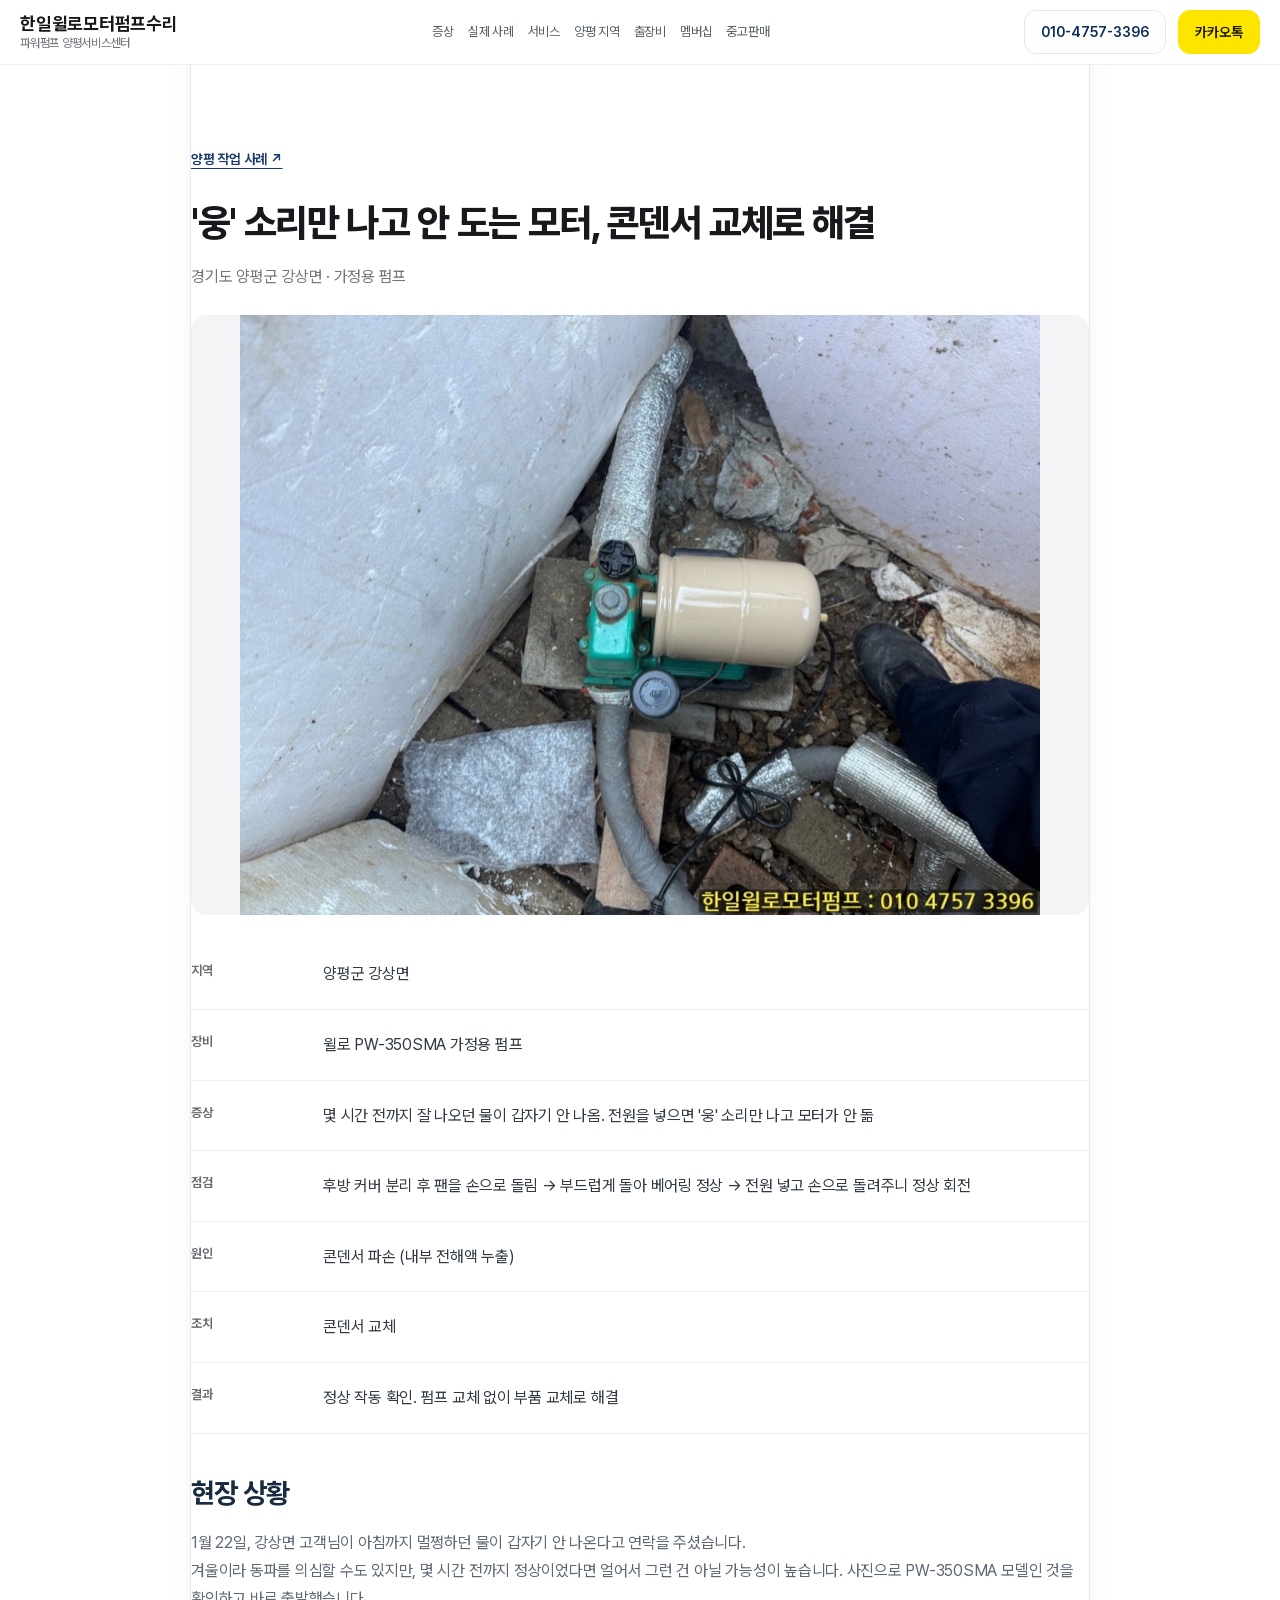
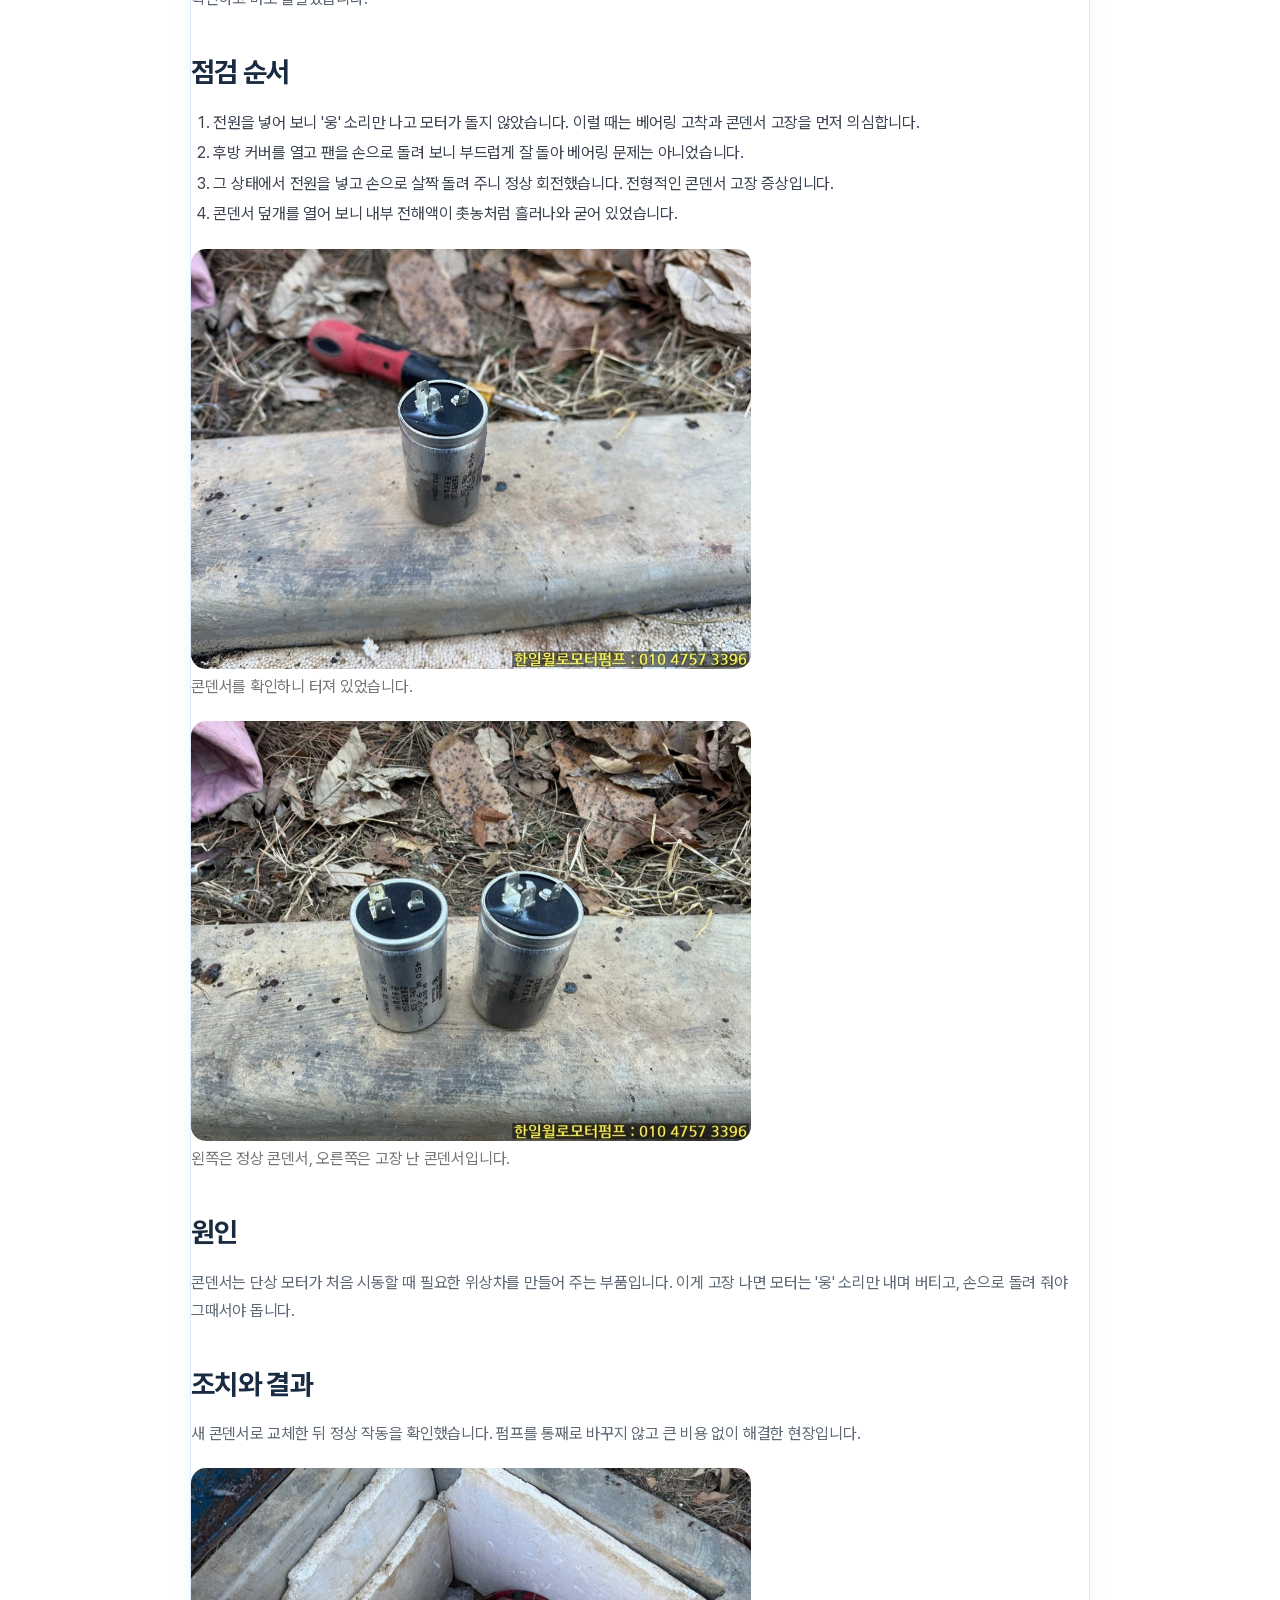
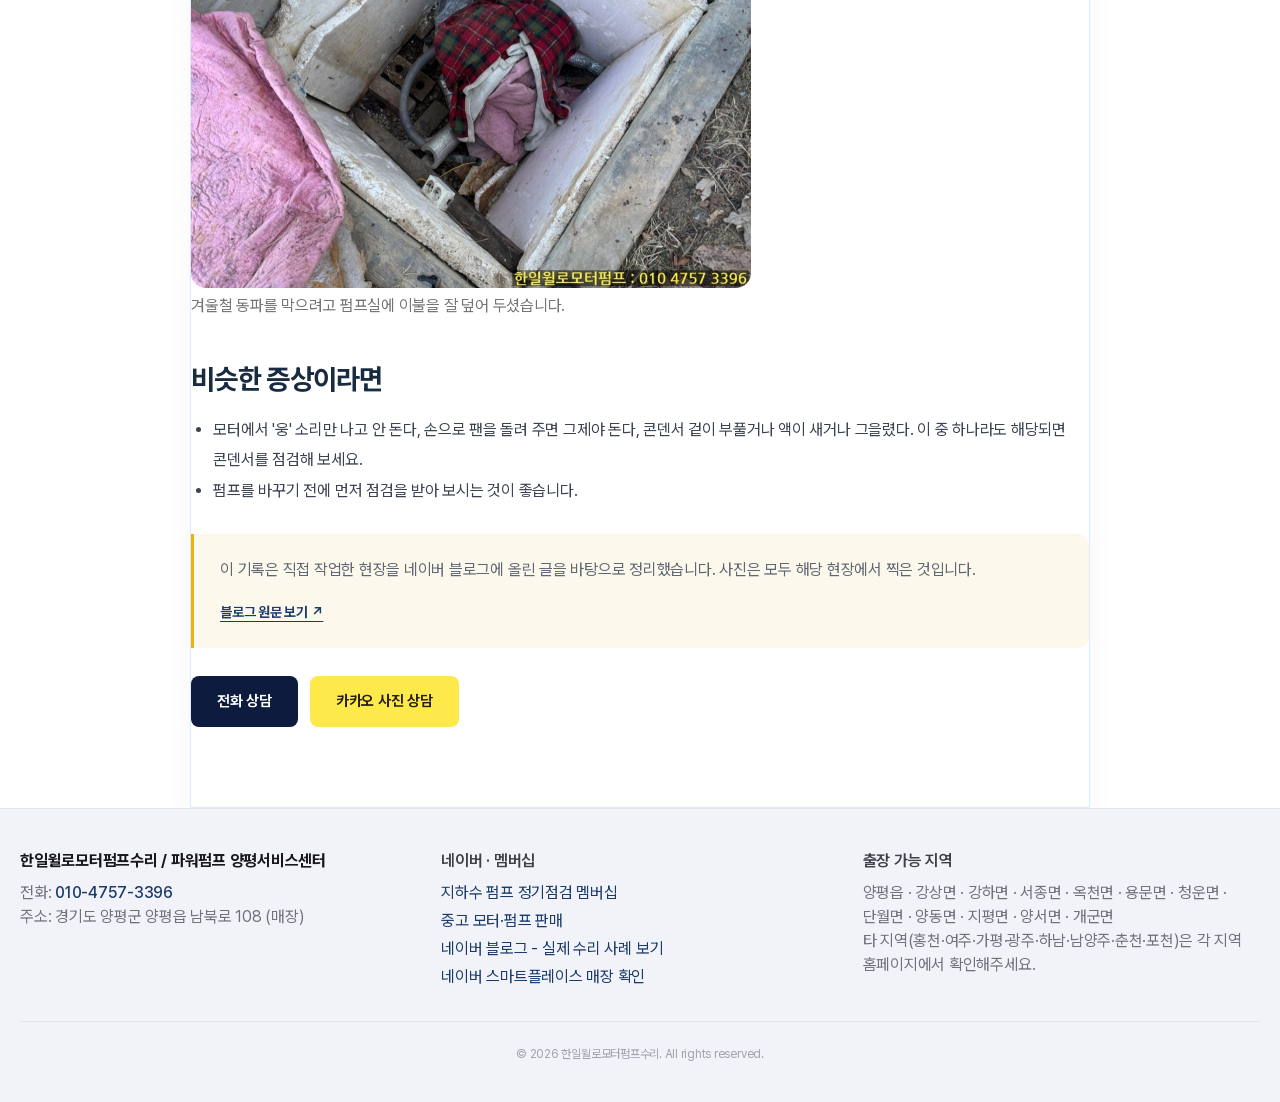
<file: cases/gangsang-capacitor/index.html>
<!doctype html><html lang="ko"><head><meta charset="utf-8"><meta name="viewport" content="width=device-width,initial-scale=1"><title>'웅' 소리만 나고 안 도는 모터, 콘덴서 교체로 해결 | 양평 펌프 작업기록</title><meta name="description" content="양평군 강상면 현장. 콘덴서 파손 (내부 전해액 누출)"><link rel="canonical" href="https://ypmotor-95.netlify.app/cases/gangsang-capacitor/"><meta name="robots" content="index,follow"><meta property="og:type" content="article"><meta property="og:title" content="'웅' 소리만 나고 안 도는 모터, 콘덴서 교체로 해결 | 양평 펌프 작업기록"><meta property="og:description" content="양평군 강상면 현장. 콘덴서 파손 (내부 전해액 누출)"><meta property="og:url" content="https://ypmotor-95.netlify.app/cases/gangsang-capacitor/"><meta property="og:image" content="https://ypmotor-95.netlify.app/images/media/yp-gangsang-capacitor-1.jpg"><meta property="og:locale" content="ko_KR"><link rel="stylesheet" href="/assets/css/utilities.css"><link rel="stylesheet" href="/assets/css/legacy.css"><link rel="stylesheet" href="/assets/css/hub.css"><link rel="stylesheet" href="/assets/css/yangpyeong-ui.css"><script type="application/ld+json">{"@context": "https://schema.org", "@type": "LocalBusiness", "name": "한일윌로모터펌프수리", "url": "https://ypmotor-95.netlify.app/", "telephone": "010-4757-3396", "address": {"@type": "PostalAddress", "streetAddress": "남북로 108", "addressLocality": "양평읍", "addressRegion": "경기도 양평군", "addressCountry": "KR"}, "areaServed": [{"@type": "AdministrativeArea", "name": "양평군 양평읍"}, {"@type": "AdministrativeArea", "name": "양평군 강상면"}, {"@type": "AdministrativeArea", "name": "양평군 강하면"}, {"@type": "AdministrativeArea", "name": "양평군 서종면"}, {"@type": "AdministrativeArea", "name": "양평군 옥천면"}, {"@type": "AdministrativeArea", "name": "양평군 용문면"}, {"@type": "AdministrativeArea", "name": "양평군 청운면"}, {"@type": "AdministrativeArea", "name": "양평군 단월면"}, {"@type": "AdministrativeArea", "name": "양평군 양동면"}, {"@type": "AdministrativeArea", "name": "양평군 지평면"}, {"@type": "AdministrativeArea", "name": "양평군 양서면"}, {"@type": "AdministrativeArea", "name": "양평군 개군면"}], "sameAs": ["https://blog.naver.com/sunwoo774"]}</script><script src="/analytics.js" defer></script><script defer src="/assets/js/hub.js"></script></head><body class="bg-white text-zinc-700 font-sans antialiased scrollable"><a class="hub-skip" href="#main">본문으로 건너뛰기</a><header id="header" class="glass-nav fixed top-0 left-0 right-0 z-50 bg-white/80 border-b border-zinc-200/60 transition-all duration-300">
    <div class="max-w-7xl mx-auto px-5 h-16 flex items-center justify-between">
      <a href="/#hero" class="flex flex-col" aria-label="홈으로 이동">
        <span class="text-lg font-bold text-zinc-900 leading-tight">한일윌로모터펌프수리</span>
        <span class="text-xs text-zinc-500 leading-tight">파워펌프 양평서비스센터</span>
      </a>
      <nav class="hidden lg:flex items-center gap-5" id="nav"><a href="/#section-problem">증상</a><a href="/#cases">실제 사례</a><a href="/#section-service">서비스</a><a href="/#areas">양평 지역</a><a href="/#section-price">출장비</a><a href="/membership/">멤버십</a><a href="/used-motors/">중고판매</a></nav>
      <div class="flex items-center gap-3">
        <a href="tel:010-4757-3396" class="btn btn-outline btn-sm hidden sm:inline-flex items-center gap-2 px-4 py-2 rounded-full bg-accent/10 text-accent text-base font-semibold hover:bg-zinc-100 transition-colors">010-4757-3396</a>
        <a href="https://pf.kakao.com/_FxaExan" target="_blank" rel="noopener" class="btn btn-secondary btn-sm hidden sm:inline-flex items-center gap-2 px-4 py-2 rounded-full kakao-button text-sm font-bold">카카오톡</a>
        <button id="hamburger" class="lg:hidden flex flex-col gap-1.5 p-2" aria-label="메뉴 열기" aria-controls="mDrawer" aria-expanded="false">
          <span class="w-5 h-0.5 bg-zinc-400 rounded transition-all"></span>
          <span class="w-5 h-0.5 bg-zinc-400 rounded transition-all"></span>
          <span class="w-4 h-0.5 bg-zinc-400 rounded transition-all"></span>
        </button>
      </div>
    </div>
    <div id="mobile-quick-nav" class="lg:hidden"></div>
    <div id="mBackdrop" class="m-backdrop"></div>
    <aside id="mDrawer" class="m-drawer" aria-label="전체 메뉴" inert>
      <div class="m-drawer-head"><span style="font-weight: 700; font-size: 18px;">메뉴</span><button id="mClose" aria-label="메뉴 닫기" class="m-drawer-close">×</button></div>
      <nav class="m-drawer-nav"><a href="/#section-problem">증상</a><a href="/#cases">실제 사례</a><a href="/#section-service">서비스</a><a href="/#areas">양평 지역</a><a href="/#section-price">출장비</a><a href="/membership/">멤버십</a><a href="/used-motors/">중고판매</a><a href="/#faq">FAQ</a></nav>
      <div class="m-drawer-cta"><a href="tel:010-4757-3396" class="m-cta-call">전화 상담</a><a href="https://pf.kakao.com/_FxaExan" target="_blank" rel="noopener" class="m-cta-kakao">카카오톡 상담</a></div>
    </aside>
  </header><main id="main"><article class="hub-detail hub-wrap"><a class="hub-link" href="/#cases">양평 작업 사례 ↗</a><h1>'웅' 소리만 나고 안 도는 모터, 콘덴서 교체로 해결</h1><p class="hub-meta">경기도 양평군 강상면 · 가정용 펌프</p><img src="/images/media/yp-gangsang-capacitor-1.jpg" alt="이날 고장 난 윌로 PW-350SMA 가정용 펌프입니다." width="960" height="720" loading="eager" decoding="async" fetchpriority="high"><dl class="hub-facts"><div><dt>지역</dt><dd>양평군 강상면</dd></div><div><dt>장비</dt><dd>윌로 PW-350SMA 가정용 펌프</dd></div><div><dt>증상</dt><dd>몇 시간 전까지 잘 나오던 물이 갑자기 안 나옴. 전원을 넣으면 '웅' 소리만 나고 모터가 안 돎</dd></div><div><dt>점검</dt><dd>후방 커버 분리 후 팬을 손으로 돌림 → 부드럽게 돌아 베어링 정상 → 전원 넣고 손으로 돌려주니 정상 회전</dd></div><div><dt>원인</dt><dd>콘덴서 파손 (내부 전해액 누출)</dd></div><div><dt>조치</dt><dd>콘덴서 교체</dd></div><div><dt>결과</dt><dd>정상 작동 확인. 펌프 교체 없이 부품 교체로 해결</dd></div></dl><h2>현장 상황</h2><p>1월 22일, 강상면 고객님이 아침까지 멀쩡하던 물이 갑자기 안 나온다고 연락을 주셨습니다.</p><p>겨울이라 동파를 의심할 수도 있지만, 몇 시간 전까지 정상이었다면 얼어서 그런 건 아닐 가능성이 높습니다. 사진으로 PW-350SMA 모델인 것을 확인하고 바로 출발했습니다.</p><h2>점검 순서</h2><ol style="list-style:decimal;margin:8px 0 20px;padding-left:1.4em;font-size:16px;line-height:1.9;color:#3b4250"><li>전원을 넣어 보니 '웅' 소리만 나고 모터가 돌지 않았습니다. 이럴 때는 베어링 고착과 콘덴서 고장을 먼저 의심합니다.</li><li>후방 커버를 열고 팬을 손으로 돌려 보니 부드럽게 잘 돌아 베어링 문제는 아니었습니다.</li><li>그 상태에서 전원을 넣고 손으로 살짝 돌려 주니 정상 회전했습니다. 전형적인 콘덴서 고장 증상입니다.</li><li>콘덴서 덮개를 열어 보니 내부 전해액이 촛농처럼 흘러나와 굳어 있었습니다.</li></ol><img src="/images/media/yp-gangsang-capacitor-2.jpg" alt="콘덴서를 확인하니 터져 있었습니다." width="960" height="720" loading="lazy" decoding="async" style="max-height:420px;width:auto;max-width:100%;margin:20px 0 16px"><p class="hub-meta" style="margin:-12px 0 8px">콘덴서를 확인하니 터져 있었습니다.</p><img src="/images/media/yp-gangsang-capacitor-3.jpg" alt="왼쪽은 정상 콘덴서, 오른쪽은 고장 난 콘덴서입니다." width="960" height="720" loading="lazy" decoding="async" style="max-height:420px;width:auto;max-width:100%;margin:20px 0 16px"><p class="hub-meta" style="margin:-12px 0 8px">왼쪽은 정상 콘덴서, 오른쪽은 고장 난 콘덴서입니다.</p><h2>원인</h2><p>콘덴서는 단상 모터가 처음 시동할 때 필요한 위상차를 만들어 주는 부품입니다. 이게 고장 나면 모터는 '웅' 소리만 내며 버티고, 손으로 돌려 줘야 그때서야 돕니다.</p><h2>조치와 결과</h2><p>새 콘덴서로 교체한 뒤 정상 작동을 확인했습니다. 펌프를 통째로 바꾸지 않고 큰 비용 없이 해결한 현장입니다.</p><img src="/images/media/yp-gangsang-capacitor-4.jpg" alt="겨울철 동파를 막으려고 펌프실에 이불을 잘 덮어 두셨습니다." width="960" height="720" loading="lazy" decoding="async" style="max-height:420px;width:auto;max-width:100%;margin:20px 0 16px"><p class="hub-meta" style="margin:-12px 0 8px">겨울철 동파를 막으려고 펌프실에 이불을 잘 덮어 두셨습니다.</p><h2>비슷한 증상이라면</h2><ul style="list-style:disc;margin:8px 0 20px;padding-left:1.4em;font-size:16px;line-height:1.9;color:#3b4250"><li>모터에서 '웅' 소리만 나고 안 돈다, 손으로 팬을 돌려 주면 그제야 돈다, 콘덴서 겉이 부풀거나 액이 새거나 그을렸다. 이 중 하나라도 해당되면 콘덴서를 점검해 보세요.</li><li>펌프를 바꾸기 전에 먼저 점검을 받아 보시는 것이 좋습니다.</li></ul><p class="hub-note">이 기록은 직접 작업한 현장을 네이버 블로그에 올린 글을 바탕으로 정리했습니다. 사진은 모두 해당 현장에서 찍은 것입니다. <a class="hub-link" href="https://blog.naver.com/sunwoo774/224170705840" target="_blank" rel="noopener">블로그 원문 보기 ↗</a></p><div class="hub-contact"><a class="hub-button primary" href="tel:010-4757-3396">전화 상담</a><a class="hub-button kakao" href="https://pf.kakao.com/_FxaExan" target="_blank" rel="noopener">카카오 사진 상담</a></div></article></main><footer class="border-t border-zinc-200 bg-zinc-50 py-10">
    <div class="max-w-7xl mx-auto px-5">
      <div class="grid grid-cols-1 md:grid-cols-3 gap-6 mb-8">
        <div>
          <p class="text-base font-bold text-zinc-900 mb-2">한일윌로모터펌프수리 / 파워펌프 양평서비스센터</p>
          <p class="text-base text-zinc-500">전화: <a href="tel:010-4757-3396" class="text-accent font-medium hover:text-accent-hover transition-colors">010-4757-3396</a></p>
          <p class="text-base text-zinc-500">주소: 경기도 양평군 양평읍 남북로 108 (매장)</p>
        </div>
        <div>
          <p class="text-base font-semibold text-zinc-700 mb-2">네이버 · 멤버십</p>
          <a href="/membership/" class="block text-base text-zinc-500 hover:text-accent transition-colors mb-1">지하수 펌프 정기점검 멤버십</a>
          <a href="/used-motors/" class="block text-base text-zinc-500 hover:text-accent transition-colors mb-1">중고 모터·펌프 판매</a>
          <a href="https://blog.naver.com/sunwoo774" target="_blank" rel="noopener" class="block text-base text-zinc-500 hover:text-[#03c75a] transition-colors mb-1">네이버 블로그 - 실제 수리 사례 보기</a>
          <a href="https://map.naver.com/p/search/%ED%95%9C%EC%9D%BC%EC%9C%8C%EB%A1%9C%EB%AA%A8%ED%84%B0%ED%8E%8C%ED%94%84%20%EC%96%91%ED%8F%89%20%EB%82%A8%EB%B6%81%EB%A1%9C%20108" target="_blank" rel="noopener" class="block text-base text-zinc-500 hover:text-[#03c75a] transition-colors">네이버 스마트플레이스 매장 확인</a>
        </div>
        <div>
          <p class="text-base font-semibold text-zinc-700 mb-2">출장 가능 지역</p>
          <p class="text-base text-zinc-500">양평읍 · 강상면 · 강하면 · 서종면 · 옥천면 · 용문면 · 청운면 · 단월면 · 양동면 · 지평면 · 양서면 · 개군면<br>타 지역(홍천·여주·가평·광주·하남·남양주·춘천·포천)은 각 지역 홈페이지에서 확인해주세요.</p>
        </div>
      </div>
      <div class="border-t border-zinc-200 pt-6">
        <p class="text-xs text-zinc-400 text-center">&copy; 2026 한일윌로모터펌프수리. All rights reserved.</p>
      </div>
    </div>
  </footer><nav class="hub-sticky" aria-label="빠른 문의"><a href="tel:010-4757-3396">전화 상담</a><a href="https://pf.kakao.com/_FxaExan" class="kakao" target="_blank" rel="noopener">카카오 상담</a></nav></body></html>
</file>
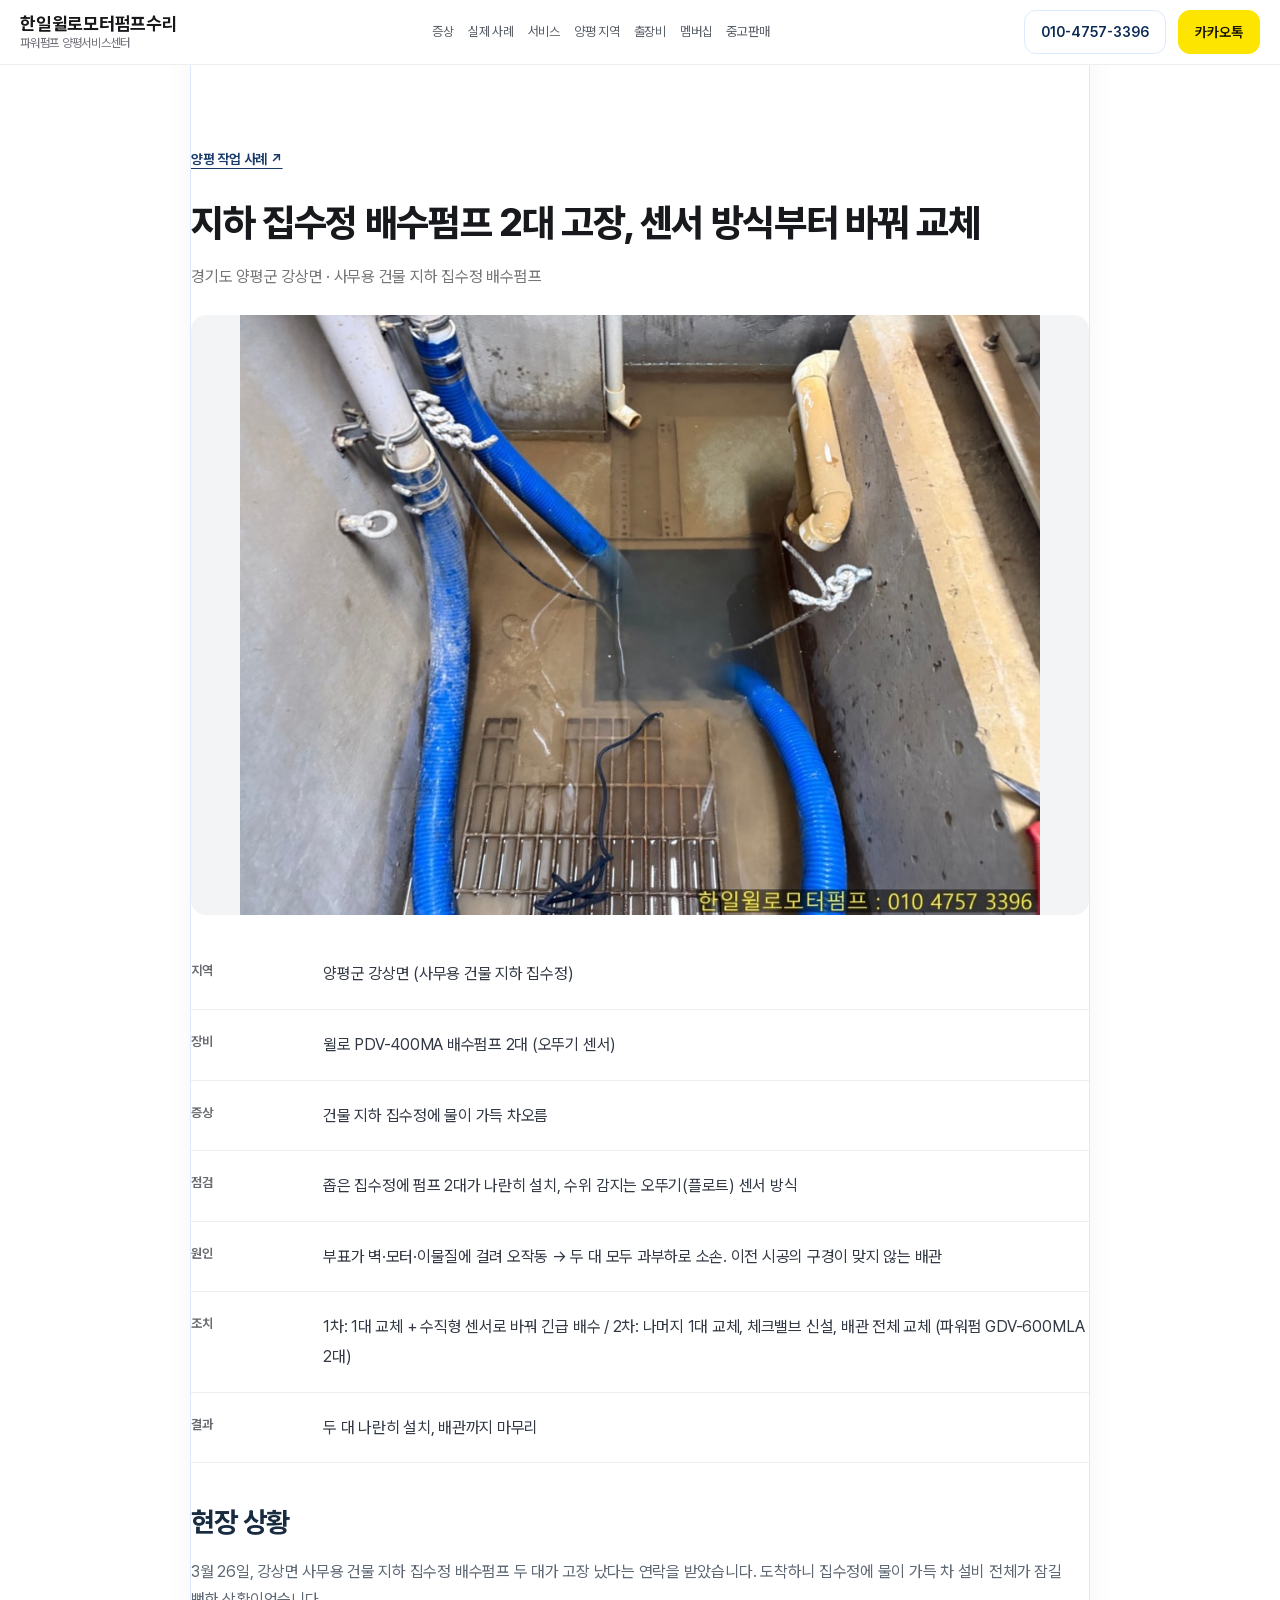
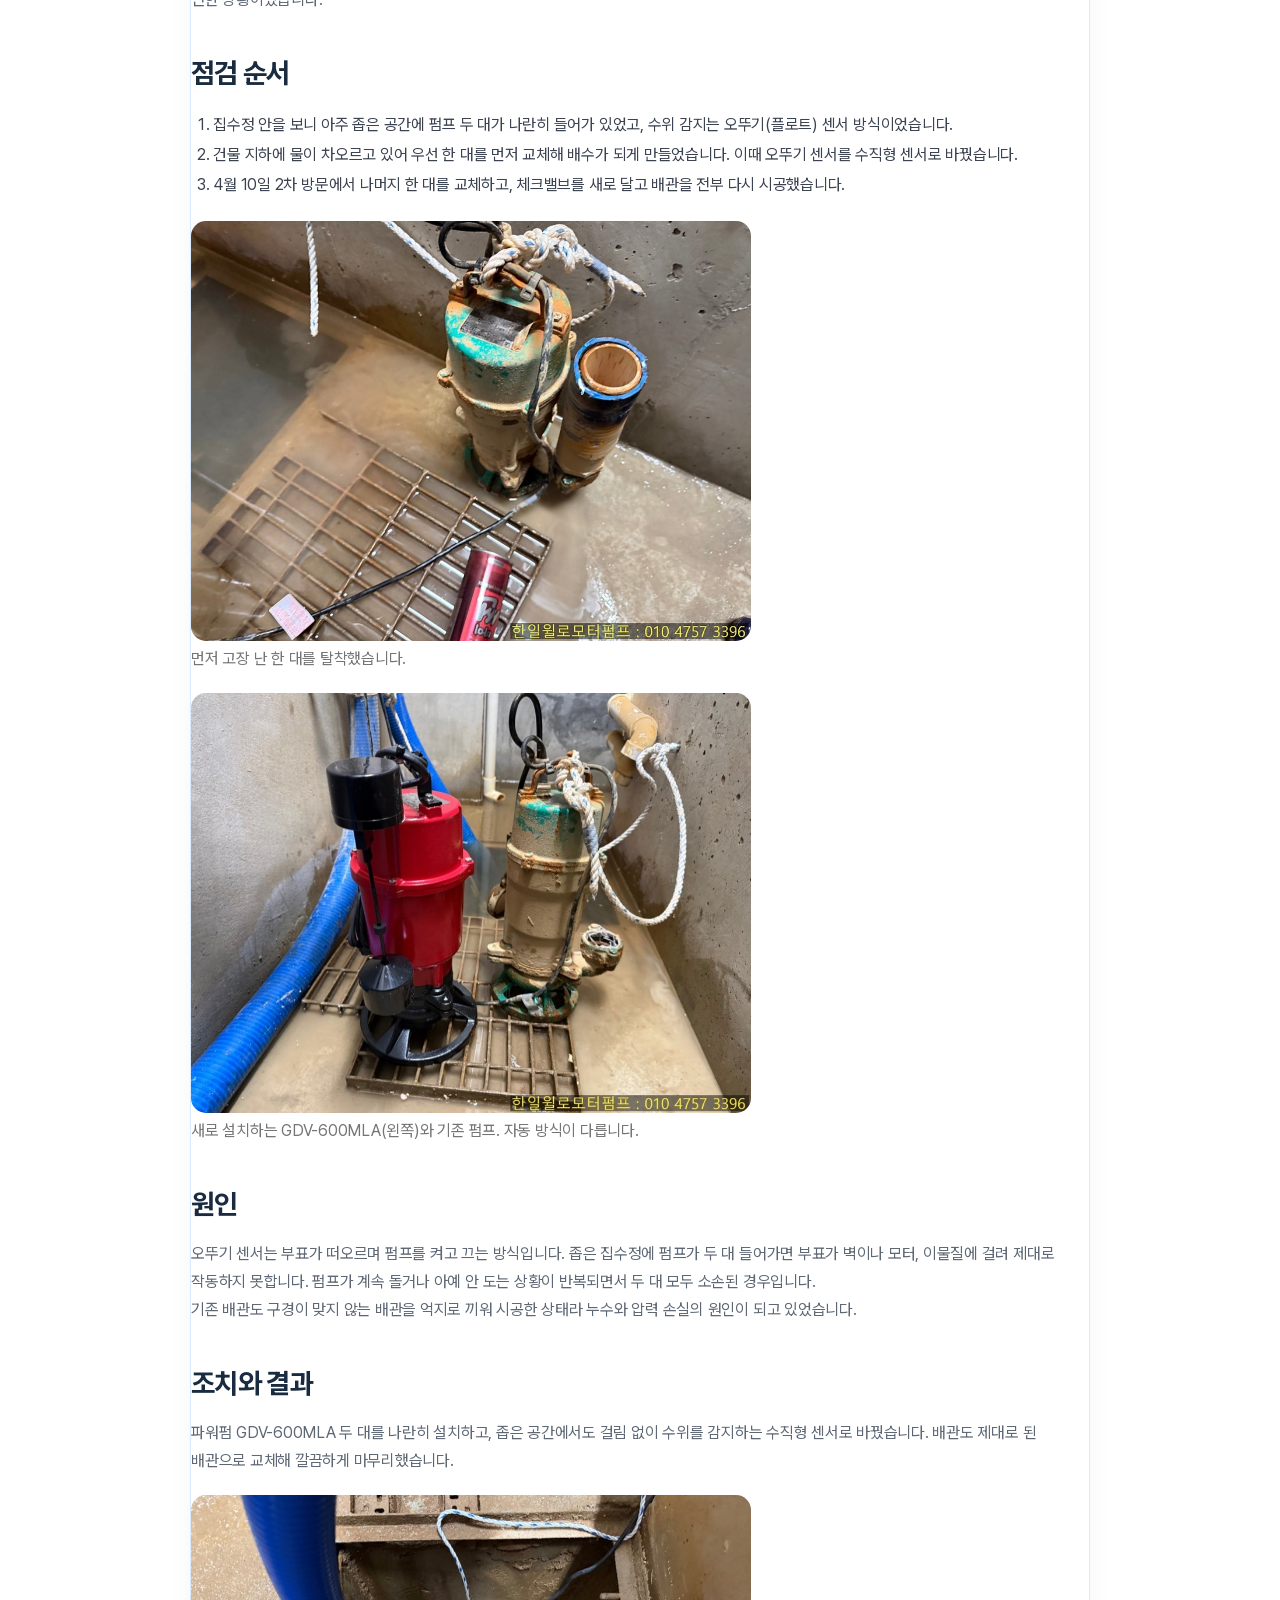
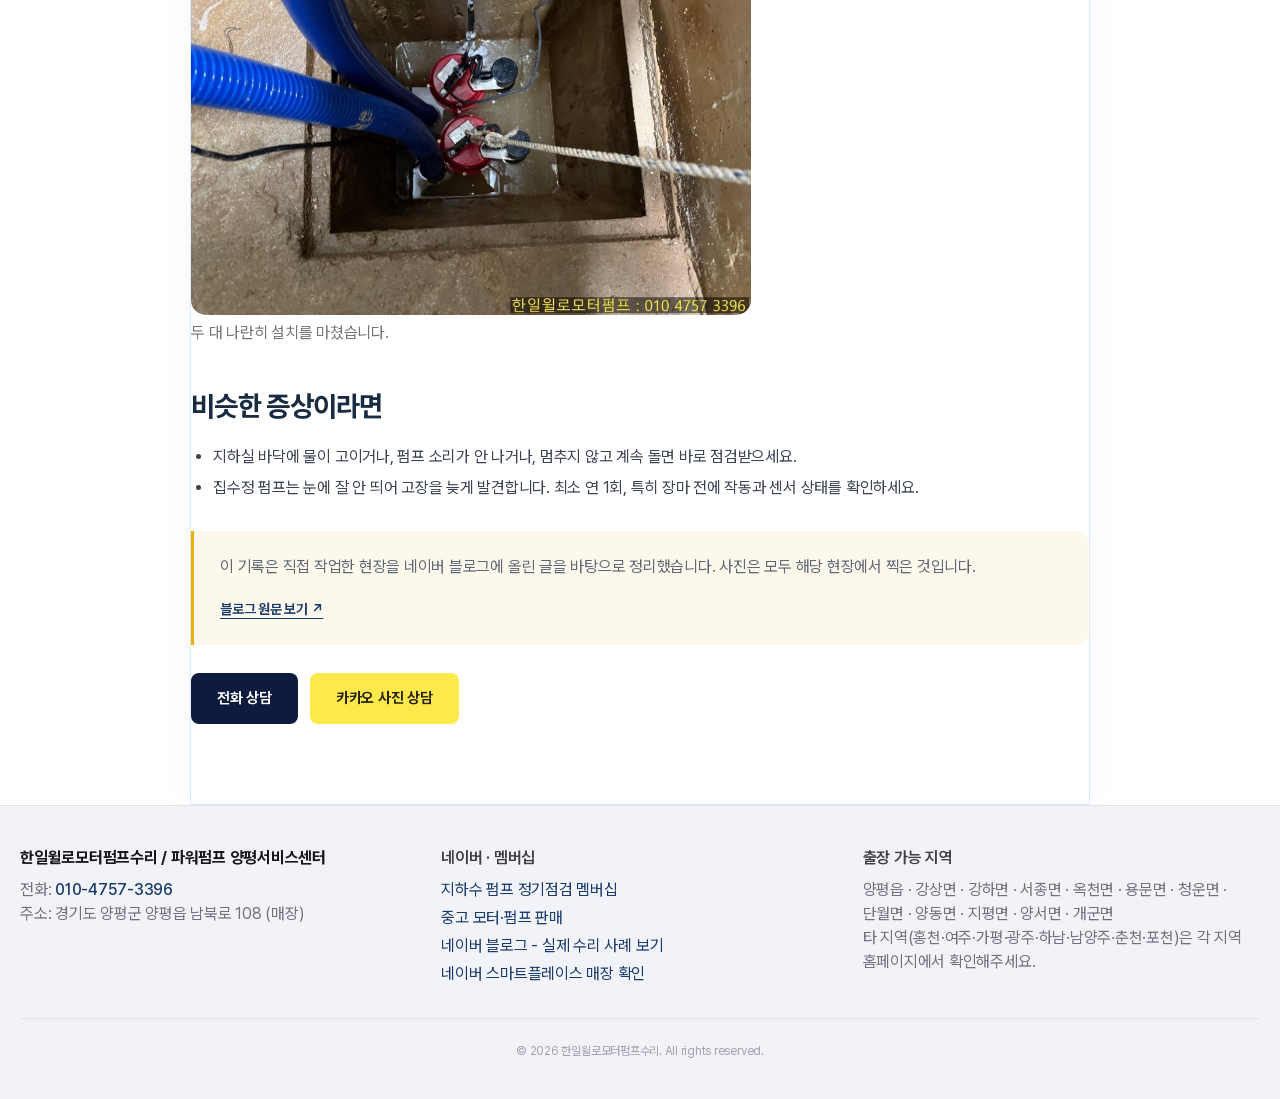
<file: cases/gangsang-sump-two-pumps/index.html>
<!doctype html><html lang="ko"><head><meta charset="utf-8"><meta name="viewport" content="width=device-width,initial-scale=1"><title>지하 집수정 배수펌프 2대 고장, 센서 방식부터 바꿔 교체 | 양평 펌프 작업기록</title><meta name="description" content="양평군 강상면 (사무용 건물 지하 집수정) 현장. 부표가 벽·모터·이물질에 걸려 오작동 → 두 대 모두 과부하로 소손. 이전 시공의 구경이 맞지 않는 배관"><link rel="canonical" href="https://ypmotor-95.netlify.app/cases/gangsang-sump-two-pumps/"><meta name="robots" content="index,follow"><meta property="og:type" content="article"><meta property="og:title" content="지하 집수정 배수펌프 2대 고장, 센서 방식부터 바꿔 교체 | 양평 펌프 작업기록"><meta property="og:description" content="양평군 강상면 (사무용 건물 지하 집수정) 현장. 부표가 벽·모터·이물질에 걸려 오작동 → 두 대 모두 과부하로 소손. 이전 시공의 구경이 맞지 않는 배관"><meta property="og:url" content="https://ypmotor-95.netlify.app/cases/gangsang-sump-two-pumps/"><meta property="og:image" content="https://ypmotor-95.netlify.app/images/media/yp-gangsang-sump-two-pumps-1.jpg"><meta property="og:locale" content="ko_KR"><link rel="stylesheet" href="/assets/css/utilities.css"><link rel="stylesheet" href="/assets/css/legacy.css"><link rel="stylesheet" href="/assets/css/hub.css"><link rel="stylesheet" href="/assets/css/yangpyeong-ui.css"><script type="application/ld+json">{"@context": "https://schema.org", "@type": "LocalBusiness", "name": "한일윌로모터펌프수리", "url": "https://ypmotor-95.netlify.app/", "telephone": "010-4757-3396", "address": {"@type": "PostalAddress", "streetAddress": "남북로 108", "addressLocality": "양평읍", "addressRegion": "경기도 양평군", "addressCountry": "KR"}, "areaServed": [{"@type": "AdministrativeArea", "name": "양평군 양평읍"}, {"@type": "AdministrativeArea", "name": "양평군 강상면"}, {"@type": "AdministrativeArea", "name": "양평군 강하면"}, {"@type": "AdministrativeArea", "name": "양평군 서종면"}, {"@type": "AdministrativeArea", "name": "양평군 옥천면"}, {"@type": "AdministrativeArea", "name": "양평군 용문면"}, {"@type": "AdministrativeArea", "name": "양평군 청운면"}, {"@type": "AdministrativeArea", "name": "양평군 단월면"}, {"@type": "AdministrativeArea", "name": "양평군 양동면"}, {"@type": "AdministrativeArea", "name": "양평군 지평면"}, {"@type": "AdministrativeArea", "name": "양평군 양서면"}, {"@type": "AdministrativeArea", "name": "양평군 개군면"}], "sameAs": ["https://blog.naver.com/sunwoo774"]}</script><script src="/analytics.js" defer></script><script defer src="/assets/js/hub.js"></script></head><body class="bg-white text-zinc-700 font-sans antialiased scrollable"><a class="hub-skip" href="#main">본문으로 건너뛰기</a><header id="header" class="glass-nav fixed top-0 left-0 right-0 z-50 bg-white/80 border-b border-zinc-200/60 transition-all duration-300">
    <div class="max-w-7xl mx-auto px-5 h-16 flex items-center justify-between">
      <a href="/#hero" class="flex flex-col" aria-label="홈으로 이동">
        <span class="text-lg font-bold text-zinc-900 leading-tight">한일윌로모터펌프수리</span>
        <span class="text-xs text-zinc-500 leading-tight">파워펌프 양평서비스센터</span>
      </a>
      <nav class="hidden lg:flex items-center gap-5" id="nav"><a href="/#section-problem">증상</a><a href="/#cases">실제 사례</a><a href="/#section-service">서비스</a><a href="/#areas">양평 지역</a><a href="/#section-price">출장비</a><a href="/membership/">멤버십</a><a href="/used-motors/">중고판매</a></nav>
      <div class="flex items-center gap-3">
        <a href="tel:010-4757-3396" class="btn btn-outline btn-sm hidden sm:inline-flex items-center gap-2 px-4 py-2 rounded-full bg-accent/10 text-accent text-base font-semibold hover:bg-zinc-100 transition-colors">010-4757-3396</a>
        <a href="https://pf.kakao.com/_FxaExan" target="_blank" rel="noopener" class="btn btn-secondary btn-sm hidden sm:inline-flex items-center gap-2 px-4 py-2 rounded-full kakao-button text-sm font-bold">카카오톡</a>
        <button id="hamburger" class="lg:hidden flex flex-col gap-1.5 p-2" aria-label="메뉴 열기" aria-controls="mDrawer" aria-expanded="false">
          <span class="w-5 h-0.5 bg-zinc-400 rounded transition-all"></span>
          <span class="w-5 h-0.5 bg-zinc-400 rounded transition-all"></span>
          <span class="w-4 h-0.5 bg-zinc-400 rounded transition-all"></span>
        </button>
      </div>
    </div>
    <div id="mobile-quick-nav" class="lg:hidden"></div>
    <div id="mBackdrop" class="m-backdrop"></div>
    <aside id="mDrawer" class="m-drawer" aria-label="전체 메뉴" inert>
      <div class="m-drawer-head"><span style="font-weight: 700; font-size: 18px;">메뉴</span><button id="mClose" aria-label="메뉴 닫기" class="m-drawer-close">×</button></div>
      <nav class="m-drawer-nav"><a href="/#section-problem">증상</a><a href="/#cases">실제 사례</a><a href="/#section-service">서비스</a><a href="/#areas">양평 지역</a><a href="/#section-price">출장비</a><a href="/membership/">멤버십</a><a href="/used-motors/">중고판매</a><a href="/#faq">FAQ</a></nav>
      <div class="m-drawer-cta"><a href="tel:010-4757-3396" class="m-cta-call">전화 상담</a><a href="https://pf.kakao.com/_FxaExan" target="_blank" rel="noopener" class="m-cta-kakao">카카오톡 상담</a></div>
    </aside>
  </header><main id="main"><article class="hub-detail hub-wrap"><a class="hub-link" href="/#cases">양평 작업 사례 ↗</a><h1>지하 집수정 배수펌프 2대 고장, 센서 방식부터 바꿔 교체</h1><p class="hub-meta">경기도 양평군 강상면 · 사무용 건물 지하 집수정 배수펌프</p><img src="/images/media/yp-gangsang-sump-two-pumps-1.jpg" alt="도착했을 때 집수정에 물이 가득 차 있었습니다." width="960" height="720" loading="eager" decoding="async" fetchpriority="high"><dl class="hub-facts"><div><dt>지역</dt><dd>양평군 강상면 (사무용 건물 지하 집수정)</dd></div><div><dt>장비</dt><dd>윌로 PDV-400MA 배수펌프 2대 (오뚜기 센서)</dd></div><div><dt>증상</dt><dd>건물 지하 집수정에 물이 가득 차오름</dd></div><div><dt>점검</dt><dd>좁은 집수정에 펌프 2대가 나란히 설치, 수위 감지는 오뚜기(플로트) 센서 방식</dd></div><div><dt>원인</dt><dd>부표가 벽·모터·이물질에 걸려 오작동 → 두 대 모두 과부하로 소손. 이전 시공의 구경이 맞지 않는 배관</dd></div><div><dt>조치</dt><dd>1차: 1대 교체 + 수직형 센서로 바꿔 긴급 배수 / 2차: 나머지 1대 교체, 체크밸브 신설, 배관 전체 교체 (파워펌 GDV-600MLA 2대)</dd></div><div><dt>결과</dt><dd>두 대 나란히 설치, 배관까지 마무리</dd></div></dl><h2>현장 상황</h2><p>3월 26일, 강상면 사무용 건물 지하 집수정 배수펌프 두 대가 고장 났다는 연락을 받았습니다. 도착하니 집수정에 물이 가득 차 설비 전체가 잠길 뻔한 상황이었습니다.</p><h2>점검 순서</h2><ol style="list-style:decimal;margin:8px 0 20px;padding-left:1.4em;font-size:16px;line-height:1.9;color:#3b4250"><li>집수정 안을 보니 아주 좁은 공간에 펌프 두 대가 나란히 들어가 있었고, 수위 감지는 오뚜기(플로트) 센서 방식이었습니다.</li><li>건물 지하에 물이 차오르고 있어 우선 한 대를 먼저 교체해 배수가 되게 만들었습니다. 이때 오뚜기 센서를 수직형 센서로 바꿨습니다.</li><li>4월 10일 2차 방문에서 나머지 한 대를 교체하고, 체크밸브를 새로 달고 배관을 전부 다시 시공했습니다.</li></ol><img src="/images/media/yp-gangsang-sump-two-pumps-2.jpg" alt="먼저 고장 난 한 대를 탈착했습니다." width="960" height="720" loading="lazy" decoding="async" style="max-height:420px;width:auto;max-width:100%;margin:20px 0 16px"><p class="hub-meta" style="margin:-12px 0 8px">먼저 고장 난 한 대를 탈착했습니다.</p><img src="/images/media/yp-gangsang-sump-two-pumps-3.jpg" alt="새로 설치하는 GDV-600MLA(왼쪽)와 기존 펌프. 자동 방식이 다릅니다." width="960" height="720" loading="lazy" decoding="async" style="max-height:420px;width:auto;max-width:100%;margin:20px 0 16px"><p class="hub-meta" style="margin:-12px 0 8px">새로 설치하는 GDV-600MLA(왼쪽)와 기존 펌프. 자동 방식이 다릅니다.</p><h2>원인</h2><p>오뚜기 센서는 부표가 떠오르며 펌프를 켜고 끄는 방식입니다. 좁은 집수정에 펌프가 두 대 들어가면 부표가 벽이나 모터, 이물질에 걸려 제대로 작동하지 못합니다. 펌프가 계속 돌거나 아예 안 도는 상황이 반복되면서 두 대 모두 소손된 경우입니다.</p><p>기존 배관도 구경이 맞지 않는 배관을 억지로 끼워 시공한 상태라 누수와 압력 손실의 원인이 되고 있었습니다.</p><h2>조치와 결과</h2><p>파워펌 GDV-600MLA 두 대를 나란히 설치하고, 좁은 공간에서도 걸림 없이 수위를 감지하는 수직형 센서로 바꿨습니다. 배관도 제대로 된 배관으로 교체해 깔끔하게 마무리했습니다.</p><img src="/images/media/yp-gangsang-sump-two-pumps-4.jpg" alt="두 대 나란히 설치를 마쳤습니다." width="960" height="720" loading="lazy" decoding="async" style="max-height:420px;width:auto;max-width:100%;margin:20px 0 16px"><p class="hub-meta" style="margin:-12px 0 8px">두 대 나란히 설치를 마쳤습니다.</p><h2>비슷한 증상이라면</h2><ul style="list-style:disc;margin:8px 0 20px;padding-left:1.4em;font-size:16px;line-height:1.9;color:#3b4250"><li>지하실 바닥에 물이 고이거나, 펌프 소리가 안 나거나, 멈추지 않고 계속 돌면 바로 점검받으세요.</li><li>집수정 펌프는 눈에 잘 안 띄어 고장을 늦게 발견합니다. 최소 연 1회, 특히 장마 전에 작동과 센서 상태를 확인하세요.</li></ul><p class="hub-note">이 기록은 직접 작업한 현장을 네이버 블로그에 올린 글을 바탕으로 정리했습니다. 사진은 모두 해당 현장에서 찍은 것입니다. <a class="hub-link" href="https://blog.naver.com/sunwoo774/224308872698" target="_blank" rel="noopener">블로그 원문 보기 ↗</a></p><div class="hub-contact"><a class="hub-button primary" href="tel:010-4757-3396">전화 상담</a><a class="hub-button kakao" href="https://pf.kakao.com/_FxaExan" target="_blank" rel="noopener">카카오 사진 상담</a></div></article></main><footer class="border-t border-zinc-200 bg-zinc-50 py-10">
    <div class="max-w-7xl mx-auto px-5">
      <div class="grid grid-cols-1 md:grid-cols-3 gap-6 mb-8">
        <div>
          <p class="text-base font-bold text-zinc-900 mb-2">한일윌로모터펌프수리 / 파워펌프 양평서비스센터</p>
          <p class="text-base text-zinc-500">전화: <a href="tel:010-4757-3396" class="text-accent font-medium hover:text-accent-hover transition-colors">010-4757-3396</a></p>
          <p class="text-base text-zinc-500">주소: 경기도 양평군 양평읍 남북로 108 (매장)</p>
        </div>
        <div>
          <p class="text-base font-semibold text-zinc-700 mb-2">네이버 · 멤버십</p>
          <a href="/membership/" class="block text-base text-zinc-500 hover:text-accent transition-colors mb-1">지하수 펌프 정기점검 멤버십</a>
          <a href="/used-motors/" class="block text-base text-zinc-500 hover:text-accent transition-colors mb-1">중고 모터·펌프 판매</a>
          <a href="https://blog.naver.com/sunwoo774" target="_blank" rel="noopener" class="block text-base text-zinc-500 hover:text-[#03c75a] transition-colors mb-1">네이버 블로그 - 실제 수리 사례 보기</a>
          <a href="https://map.naver.com/p/search/%ED%95%9C%EC%9D%BC%EC%9C%8C%EB%A1%9C%EB%AA%A8%ED%84%B0%ED%8E%8C%ED%94%84%20%EC%96%91%ED%8F%89%20%EB%82%A8%EB%B6%81%EB%A1%9C%20108" target="_blank" rel="noopener" class="block text-base text-zinc-500 hover:text-[#03c75a] transition-colors">네이버 스마트플레이스 매장 확인</a>
        </div>
        <div>
          <p class="text-base font-semibold text-zinc-700 mb-2">출장 가능 지역</p>
          <p class="text-base text-zinc-500">양평읍 · 강상면 · 강하면 · 서종면 · 옥천면 · 용문면 · 청운면 · 단월면 · 양동면 · 지평면 · 양서면 · 개군면<br>타 지역(홍천·여주·가평·광주·하남·남양주·춘천·포천)은 각 지역 홈페이지에서 확인해주세요.</p>
        </div>
      </div>
      <div class="border-t border-zinc-200 pt-6">
        <p class="text-xs text-zinc-400 text-center">&copy; 2026 한일윌로모터펌프수리. All rights reserved.</p>
      </div>
    </div>
  </footer><nav class="hub-sticky" aria-label="빠른 문의"><a href="tel:010-4757-3396">전화 상담</a><a href="https://pf.kakao.com/_FxaExan" class="kakao" target="_blank" rel="noopener">카카오 상담</a></nav></body></html>
</file>
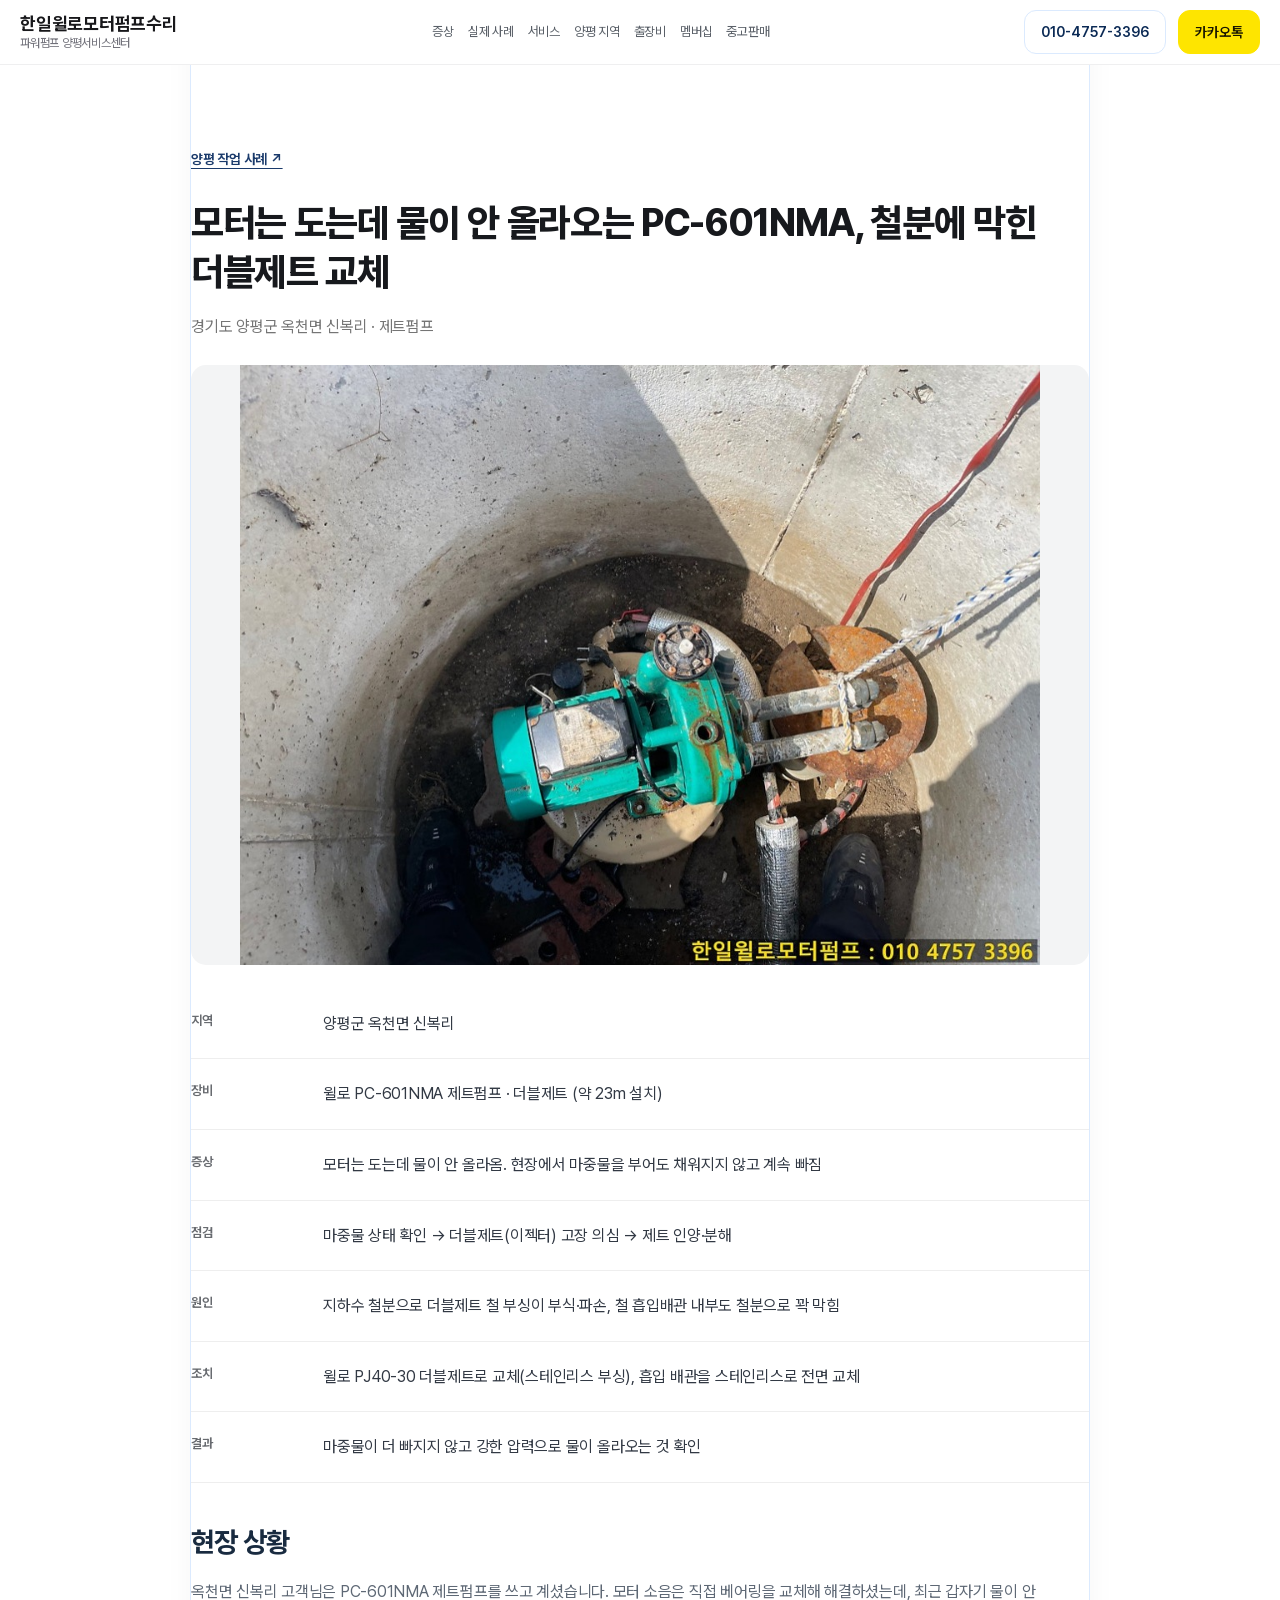
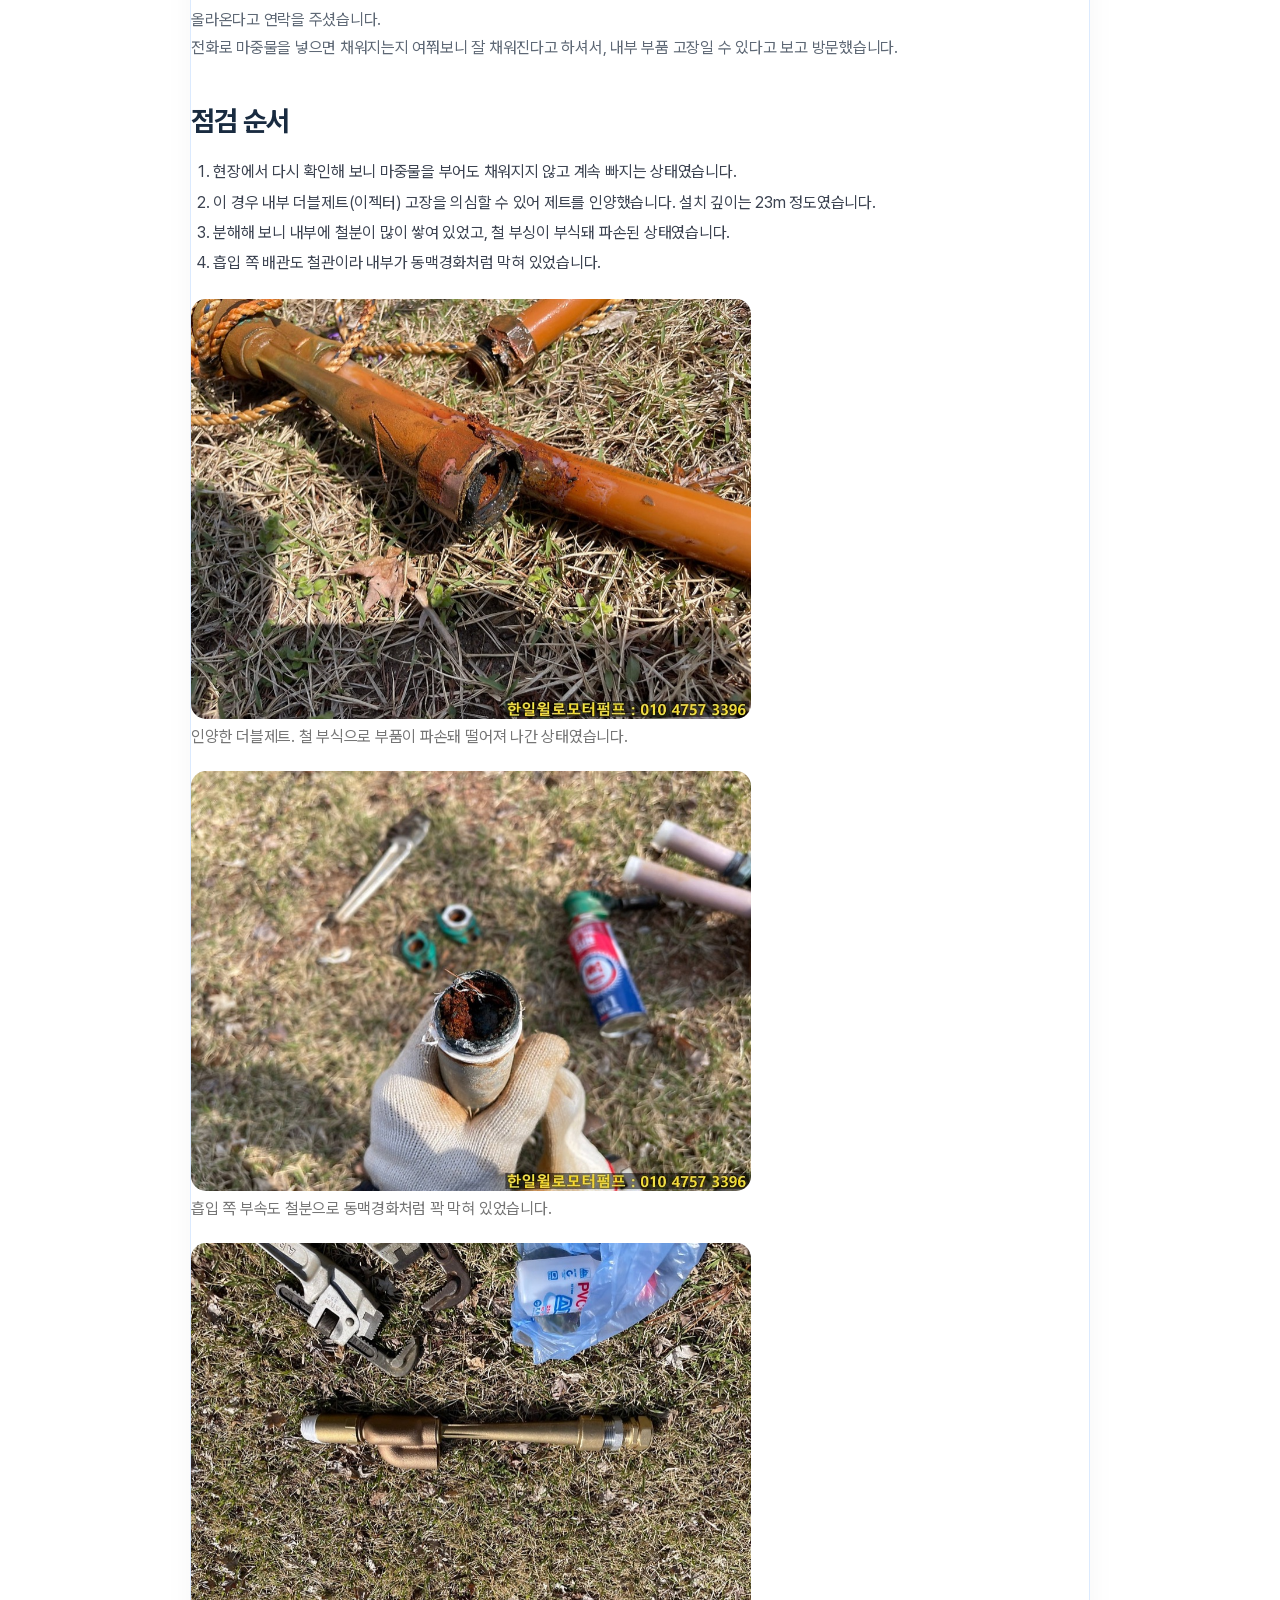
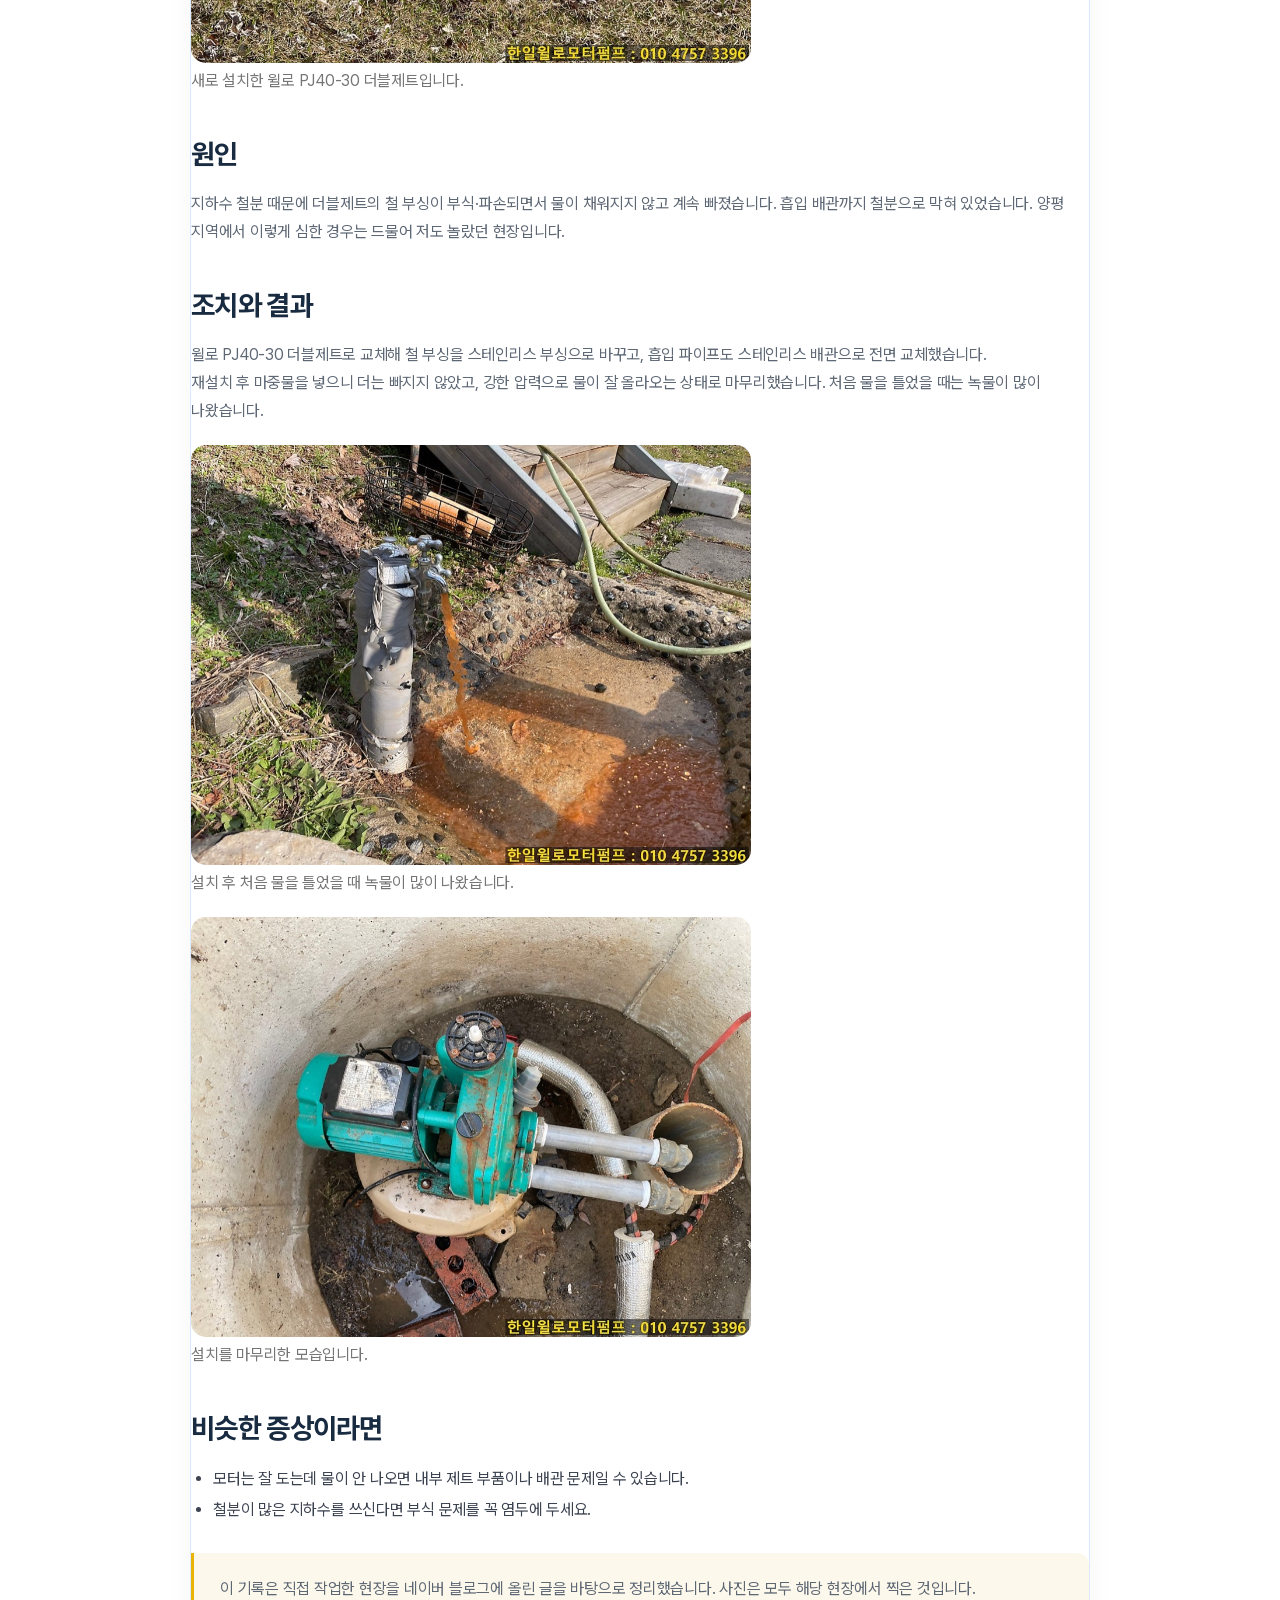
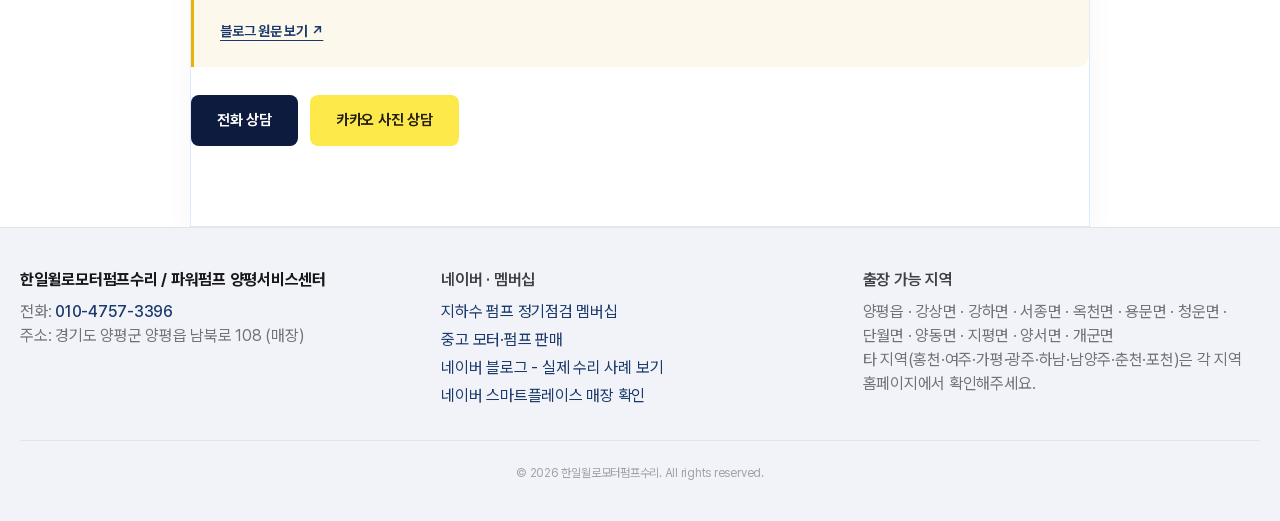
<file: cases/okcheon-sinbok-double-jet/index.html>
<!doctype html><html lang="ko"><head><meta charset="utf-8"><meta name="viewport" content="width=device-width,initial-scale=1"><title>모터는 도는데 물이 안 올라오는 PC-601NMA, 철분에 막힌 더블제트 교체 | 양평 펌프 작업기록</title><meta name="description" content="양평군 옥천면 신복리 현장. 지하수 철분으로 더블제트 철 부싱이 부식·파손, 철 흡입배관 내부도 철분으로 꽉 막힘"><link rel="canonical" href="https://ypmotor-95.netlify.app/cases/okcheon-sinbok-double-jet/"><meta name="robots" content="index,follow"><meta property="og:type" content="article"><meta property="og:title" content="모터는 도는데 물이 안 올라오는 PC-601NMA, 철분에 막힌 더블제트 교체 | 양평 펌프 작업기록"><meta property="og:description" content="양평군 옥천면 신복리 현장. 지하수 철분으로 더블제트 철 부싱이 부식·파손, 철 흡입배관 내부도 철분으로 꽉 막힘"><meta property="og:url" content="https://ypmotor-95.netlify.app/cases/okcheon-sinbok-double-jet/"><meta property="og:image" content="https://ypmotor-95.netlify.app/images/media/yp-okcheon-sinbok-double-jet-1.jpg"><meta property="og:locale" content="ko_KR"><link rel="stylesheet" href="/assets/css/utilities.css"><link rel="stylesheet" href="/assets/css/legacy.css"><link rel="stylesheet" href="/assets/css/hub.css"><link rel="stylesheet" href="/assets/css/yangpyeong-ui.css"><script type="application/ld+json">{"@context": "https://schema.org", "@type": "LocalBusiness", "name": "한일윌로모터펌프수리", "url": "https://ypmotor-95.netlify.app/", "telephone": "010-4757-3396", "address": {"@type": "PostalAddress", "streetAddress": "남북로 108", "addressLocality": "양평읍", "addressRegion": "경기도 양평군", "addressCountry": "KR"}, "areaServed": [{"@type": "AdministrativeArea", "name": "양평군 양평읍"}, {"@type": "AdministrativeArea", "name": "양평군 강상면"}, {"@type": "AdministrativeArea", "name": "양평군 강하면"}, {"@type": "AdministrativeArea", "name": "양평군 서종면"}, {"@type": "AdministrativeArea", "name": "양평군 옥천면"}, {"@type": "AdministrativeArea", "name": "양평군 용문면"}, {"@type": "AdministrativeArea", "name": "양평군 청운면"}, {"@type": "AdministrativeArea", "name": "양평군 단월면"}, {"@type": "AdministrativeArea", "name": "양평군 양동면"}, {"@type": "AdministrativeArea", "name": "양평군 지평면"}, {"@type": "AdministrativeArea", "name": "양평군 양서면"}, {"@type": "AdministrativeArea", "name": "양평군 개군면"}], "sameAs": ["https://blog.naver.com/sunwoo774"]}</script><script src="/analytics.js" defer></script><script defer src="/assets/js/hub.js"></script></head><body class="bg-white text-zinc-700 font-sans antialiased scrollable"><a class="hub-skip" href="#main">본문으로 건너뛰기</a><header id="header" class="glass-nav fixed top-0 left-0 right-0 z-50 bg-white/80 border-b border-zinc-200/60 transition-all duration-300">
    <div class="max-w-7xl mx-auto px-5 h-16 flex items-center justify-between">
      <a href="/#hero" class="flex flex-col" aria-label="홈으로 이동">
        <span class="text-lg font-bold text-zinc-900 leading-tight">한일윌로모터펌프수리</span>
        <span class="text-xs text-zinc-500 leading-tight">파워펌프 양평서비스센터</span>
      </a>
      <nav class="hidden lg:flex items-center gap-5" id="nav"><a href="/#section-problem">증상</a><a href="/#cases">실제 사례</a><a href="/#section-service">서비스</a><a href="/#areas">양평 지역</a><a href="/#section-price">출장비</a><a href="/membership/">멤버십</a><a href="/used-motors/">중고판매</a></nav>
      <div class="flex items-center gap-3">
        <a href="tel:010-4757-3396" class="btn btn-outline btn-sm hidden sm:inline-flex items-center gap-2 px-4 py-2 rounded-full bg-accent/10 text-accent text-base font-semibold hover:bg-zinc-100 transition-colors">010-4757-3396</a>
        <a href="https://pf.kakao.com/_FxaExan" target="_blank" rel="noopener" class="btn btn-secondary btn-sm hidden sm:inline-flex items-center gap-2 px-4 py-2 rounded-full kakao-button text-sm font-bold">카카오톡</a>
        <button id="hamburger" class="lg:hidden flex flex-col gap-1.5 p-2" aria-label="메뉴 열기" aria-controls="mDrawer" aria-expanded="false">
          <span class="w-5 h-0.5 bg-zinc-400 rounded transition-all"></span>
          <span class="w-5 h-0.5 bg-zinc-400 rounded transition-all"></span>
          <span class="w-4 h-0.5 bg-zinc-400 rounded transition-all"></span>
        </button>
      </div>
    </div>
    <div id="mobile-quick-nav" class="lg:hidden"></div>
    <div id="mBackdrop" class="m-backdrop"></div>
    <aside id="mDrawer" class="m-drawer" aria-label="전체 메뉴" inert>
      <div class="m-drawer-head"><span style="font-weight: 700; font-size: 18px;">메뉴</span><button id="mClose" aria-label="메뉴 닫기" class="m-drawer-close">×</button></div>
      <nav class="m-drawer-nav"><a href="/#section-problem">증상</a><a href="/#cases">실제 사례</a><a href="/#section-service">서비스</a><a href="/#areas">양평 지역</a><a href="/#section-price">출장비</a><a href="/membership/">멤버십</a><a href="/used-motors/">중고판매</a><a href="/#faq">FAQ</a></nav>
      <div class="m-drawer-cta"><a href="tel:010-4757-3396" class="m-cta-call">전화 상담</a><a href="https://pf.kakao.com/_FxaExan" target="_blank" rel="noopener" class="m-cta-kakao">카카오톡 상담</a></div>
    </aside>
  </header><main id="main"><article class="hub-detail hub-wrap"><a class="hub-link" href="/#cases">양평 작업 사례 ↗</a><h1>모터는 도는데 물이 안 올라오는 PC-601NMA, 철분에 막힌 더블제트 교체</h1><p class="hub-meta">경기도 양평군 옥천면 신복리 · 제트펌프</p><img src="/images/media/yp-okcheon-sinbok-double-jet-1.jpg" alt="사용하시던 윌로 PC-601NMA 제트펌프. 물이 계속 빠져 인양하기로 했습니다." width="960" height="720" loading="eager" decoding="async" fetchpriority="high"><dl class="hub-facts"><div><dt>지역</dt><dd>양평군 옥천면 신복리</dd></div><div><dt>장비</dt><dd>윌로 PC-601NMA 제트펌프 · 더블제트 (약 23m 설치)</dd></div><div><dt>증상</dt><dd>모터는 도는데 물이 안 올라옴. 현장에서 마중물을 부어도 채워지지 않고 계속 빠짐</dd></div><div><dt>점검</dt><dd>마중물 상태 확인 → 더블제트(이젝터) 고장 의심 → 제트 인양·분해</dd></div><div><dt>원인</dt><dd>지하수 철분으로 더블제트 철 부싱이 부식·파손, 철 흡입배관 내부도 철분으로 꽉 막힘</dd></div><div><dt>조치</dt><dd>윌로 PJ40-30 더블제트로 교체(스테인리스 부싱), 흡입 배관을 스테인리스로 전면 교체</dd></div><div><dt>결과</dt><dd>마중물이 더 빠지지 않고 강한 압력으로 물이 올라오는 것 확인</dd></div></dl><h2>현장 상황</h2><p>옥천면 신복리 고객님은 PC-601NMA 제트펌프를 쓰고 계셨습니다. 모터 소음은 직접 베어링을 교체해 해결하셨는데, 최근 갑자기 물이 안 올라온다고 연락을 주셨습니다.</p><p>전화로 마중물을 넣으면 채워지는지 여쭤보니 잘 채워진다고 하셔서, 내부 부품 고장일 수 있다고 보고 방문했습니다.</p><h2>점검 순서</h2><ol style="list-style:decimal;margin:8px 0 20px;padding-left:1.4em;font-size:16px;line-height:1.9;color:#3b4250"><li>현장에서 다시 확인해 보니 마중물을 부어도 채워지지 않고 계속 빠지는 상태였습니다.</li><li>이 경우 내부 더블제트(이젝터) 고장을 의심할 수 있어 제트를 인양했습니다. 설치 깊이는 23m 정도였습니다.</li><li>분해해 보니 내부에 철분이 많이 쌓여 있었고, 철 부싱이 부식돼 파손된 상태였습니다.</li><li>흡입 쪽 배관도 철관이라 내부가 동맥경화처럼 막혀 있었습니다.</li></ol><img src="/images/media/yp-okcheon-sinbok-double-jet-2.jpg" alt="인양한 더블제트. 철 부식으로 부품이 파손돼 떨어져 나간 상태였습니다." width="960" height="720" loading="lazy" decoding="async" style="max-height:420px;width:auto;max-width:100%;margin:20px 0 16px"><p class="hub-meta" style="margin:-12px 0 8px">인양한 더블제트. 철 부식으로 부품이 파손돼 떨어져 나간 상태였습니다.</p><img src="/images/media/yp-okcheon-sinbok-double-jet-3.jpg" alt="흡입 쪽 부속도 철분으로 동맥경화처럼 꽉 막혀 있었습니다." width="960" height="720" loading="lazy" decoding="async" style="max-height:420px;width:auto;max-width:100%;margin:20px 0 16px"><p class="hub-meta" style="margin:-12px 0 8px">흡입 쪽 부속도 철분으로 동맥경화처럼 꽉 막혀 있었습니다.</p><img src="/images/media/yp-okcheon-sinbok-double-jet-4.jpg" alt="새로 설치한 윌로 PJ40-30 더블제트입니다." width="960" height="720" loading="lazy" decoding="async" style="max-height:420px;width:auto;max-width:100%;margin:20px 0 16px"><p class="hub-meta" style="margin:-12px 0 8px">새로 설치한 윌로 PJ40-30 더블제트입니다.</p><h2>원인</h2><p>지하수 철분 때문에 더블제트의 철 부싱이 부식·파손되면서 물이 채워지지 않고 계속 빠졌습니다. 흡입 배관까지 철분으로 막혀 있었습니다. 양평 지역에서 이렇게 심한 경우는 드물어 저도 놀랐던 현장입니다.</p><h2>조치와 결과</h2><p>윌로 PJ40-30 더블제트로 교체해 철 부싱을 스테인리스 부싱으로 바꾸고, 흡입 파이프도 스테인리스 배관으로 전면 교체했습니다.</p><p>재설치 후 마중물을 넣으니 더는 빠지지 않았고, 강한 압력으로 물이 잘 올라오는 상태로 마무리했습니다. 처음 물을 틀었을 때는 녹물이 많이 나왔습니다.</p><img src="/images/media/yp-okcheon-sinbok-double-jet-5.jpg" alt="설치 후 처음 물을 틀었을 때 녹물이 많이 나왔습니다." width="960" height="720" loading="lazy" decoding="async" style="max-height:420px;width:auto;max-width:100%;margin:20px 0 16px"><p class="hub-meta" style="margin:-12px 0 8px">설치 후 처음 물을 틀었을 때 녹물이 많이 나왔습니다.</p><img src="/images/media/yp-okcheon-sinbok-double-jet-6.jpg" alt="설치를 마무리한 모습입니다." width="960" height="720" loading="lazy" decoding="async" style="max-height:420px;width:auto;max-width:100%;margin:20px 0 16px"><p class="hub-meta" style="margin:-12px 0 8px">설치를 마무리한 모습입니다.</p><h2>비슷한 증상이라면</h2><ul style="list-style:disc;margin:8px 0 20px;padding-left:1.4em;font-size:16px;line-height:1.9;color:#3b4250"><li>모터는 잘 도는데 물이 안 나오면 내부 제트 부품이나 배관 문제일 수 있습니다.</li><li>철분이 많은 지하수를 쓰신다면 부식 문제를 꼭 염두에 두세요.</li></ul><p class="hub-note">이 기록은 직접 작업한 현장을 네이버 블로그에 올린 글을 바탕으로 정리했습니다. 사진은 모두 해당 현장에서 찍은 것입니다. <a class="hub-link" href="https://blog.naver.com/sunwoo774/223837148213" target="_blank" rel="noopener">블로그 원문 보기 ↗</a></p><div class="hub-contact"><a class="hub-button primary" href="tel:010-4757-3396">전화 상담</a><a class="hub-button kakao" href="https://pf.kakao.com/_FxaExan" target="_blank" rel="noopener">카카오 사진 상담</a></div></article></main><footer class="border-t border-zinc-200 bg-zinc-50 py-10">
    <div class="max-w-7xl mx-auto px-5">
      <div class="grid grid-cols-1 md:grid-cols-3 gap-6 mb-8">
        <div>
          <p class="text-base font-bold text-zinc-900 mb-2">한일윌로모터펌프수리 / 파워펌프 양평서비스센터</p>
          <p class="text-base text-zinc-500">전화: <a href="tel:010-4757-3396" class="text-accent font-medium hover:text-accent-hover transition-colors">010-4757-3396</a></p>
          <p class="text-base text-zinc-500">주소: 경기도 양평군 양평읍 남북로 108 (매장)</p>
        </div>
        <div>
          <p class="text-base font-semibold text-zinc-700 mb-2">네이버 · 멤버십</p>
          <a href="/membership/" class="block text-base text-zinc-500 hover:text-accent transition-colors mb-1">지하수 펌프 정기점검 멤버십</a>
          <a href="/used-motors/" class="block text-base text-zinc-500 hover:text-accent transition-colors mb-1">중고 모터·펌프 판매</a>
          <a href="https://blog.naver.com/sunwoo774" target="_blank" rel="noopener" class="block text-base text-zinc-500 hover:text-[#03c75a] transition-colors mb-1">네이버 블로그 - 실제 수리 사례 보기</a>
          <a href="https://map.naver.com/p/search/%ED%95%9C%EC%9D%BC%EC%9C%8C%EB%A1%9C%EB%AA%A8%ED%84%B0%ED%8E%8C%ED%94%84%20%EC%96%91%ED%8F%89%20%EB%82%A8%EB%B6%81%EB%A1%9C%20108" target="_blank" rel="noopener" class="block text-base text-zinc-500 hover:text-[#03c75a] transition-colors">네이버 스마트플레이스 매장 확인</a>
        </div>
        <div>
          <p class="text-base font-semibold text-zinc-700 mb-2">출장 가능 지역</p>
          <p class="text-base text-zinc-500">양평읍 · 강상면 · 강하면 · 서종면 · 옥천면 · 용문면 · 청운면 · 단월면 · 양동면 · 지평면 · 양서면 · 개군면<br>타 지역(홍천·여주·가평·광주·하남·남양주·춘천·포천)은 각 지역 홈페이지에서 확인해주세요.</p>
        </div>
      </div>
      <div class="border-t border-zinc-200 pt-6">
        <p class="text-xs text-zinc-400 text-center">&copy; 2026 한일윌로모터펌프수리. All rights reserved.</p>
      </div>
    </div>
  </footer><nav class="hub-sticky" aria-label="빠른 문의"><a href="tel:010-4757-3396">전화 상담</a><a href="https://pf.kakao.com/_FxaExan" class="kakao" target="_blank" rel="noopener">카카오 상담</a></nav></body></html>
</file>
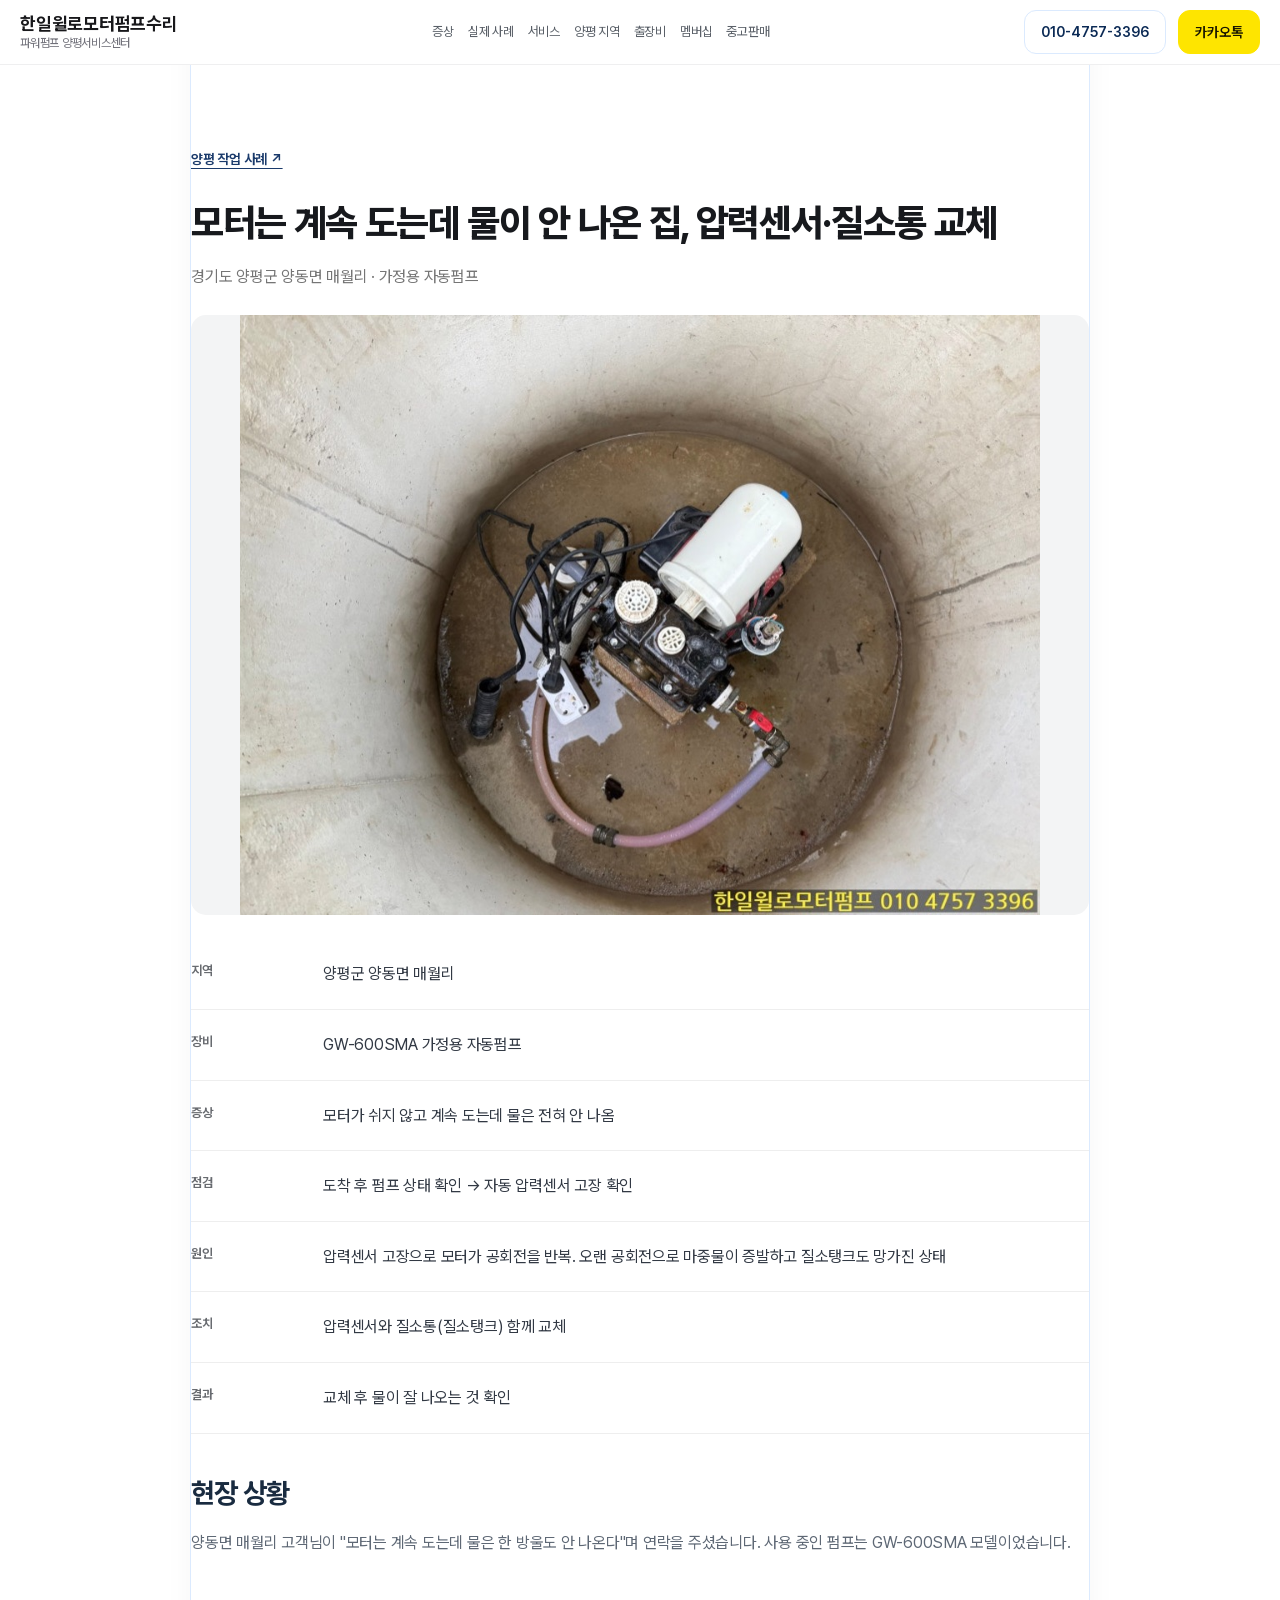
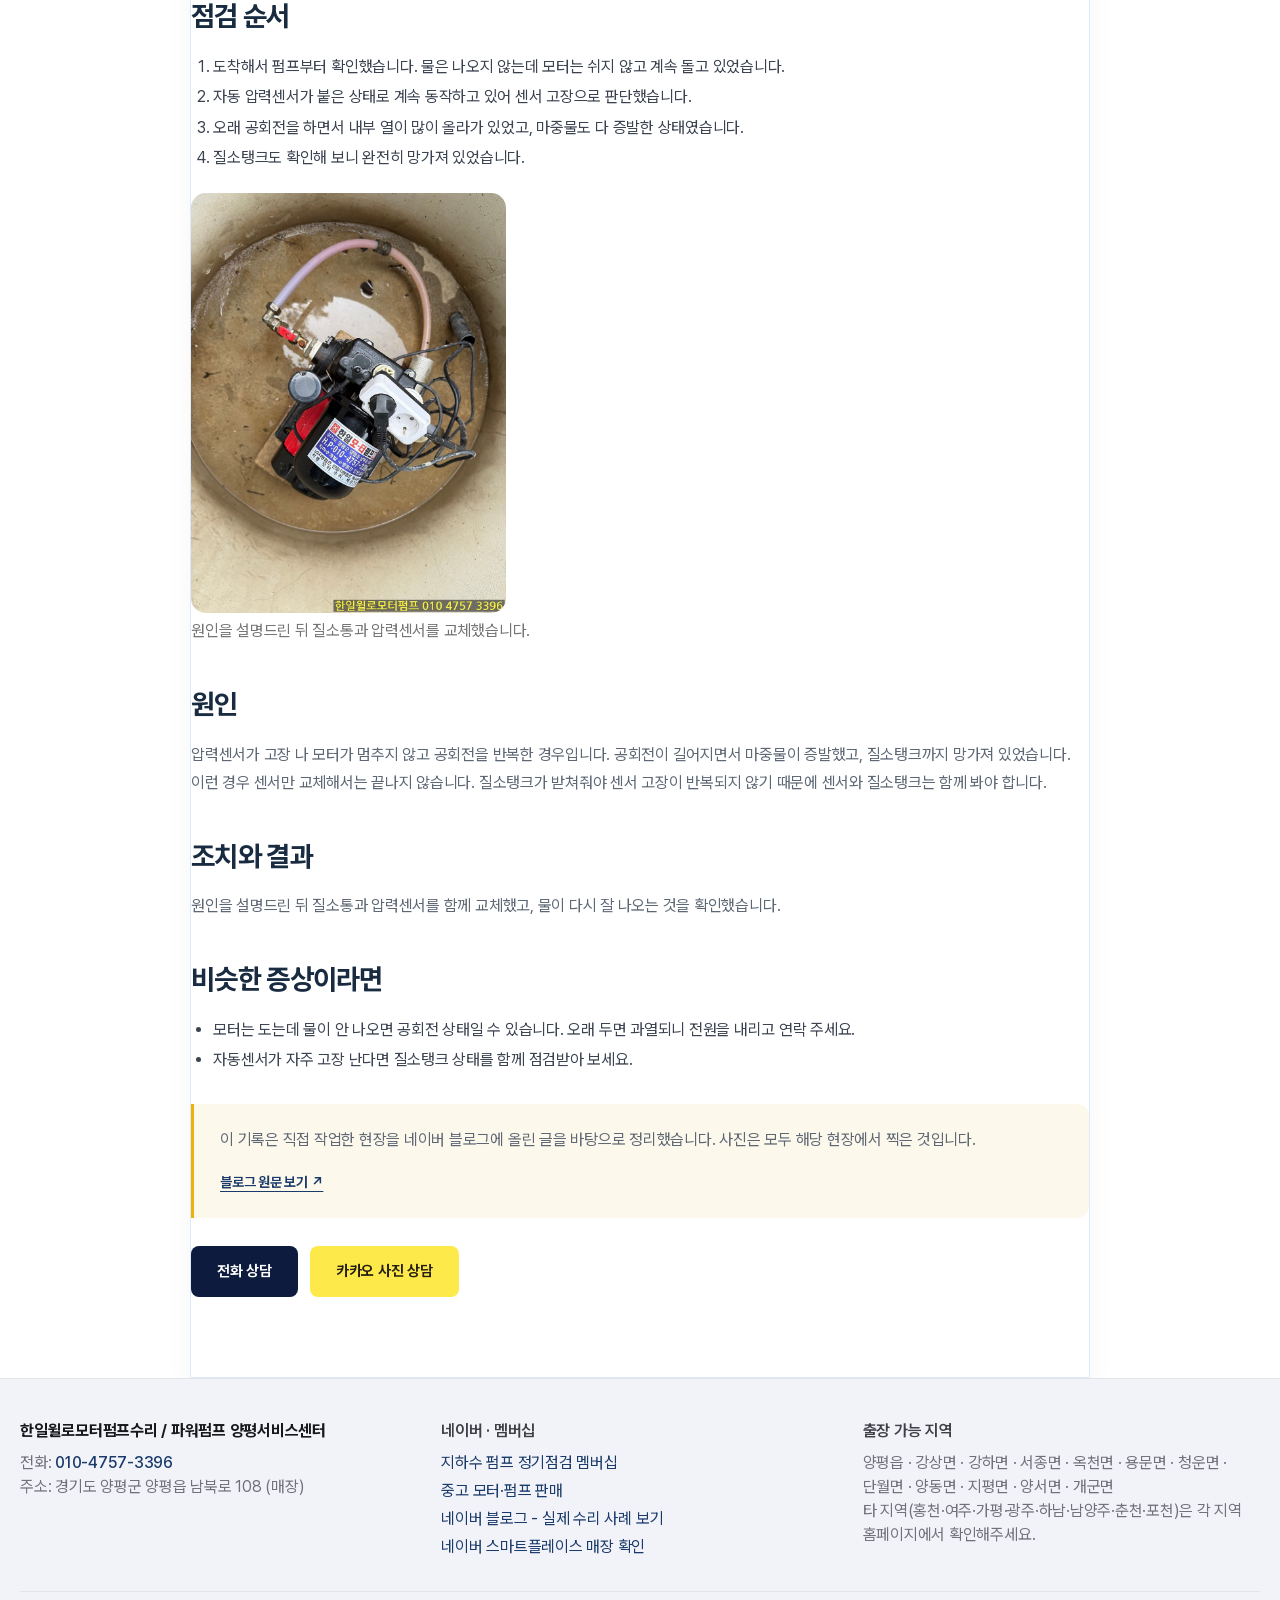
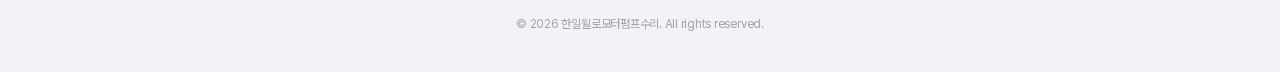
<file: cases/yangdong-maewol-pressure-sensor/index.html>
<!doctype html><html lang="ko"><head><meta charset="utf-8"><meta name="viewport" content="width=device-width,initial-scale=1"><title>모터는 계속 도는데 물이 안 나온 집, 압력센서·질소통 교체 | 양평 펌프 작업기록</title><meta name="description" content="양평군 양동면 매월리 현장. 압력센서 고장으로 모터가 공회전을 반복. 오랜 공회전으로 마중물이 증발하고 질소탱크도 망가진 상태"><link rel="canonical" href="https://ypmotor-95.netlify.app/cases/yangdong-maewol-pressure-sensor/"><meta name="robots" content="index,follow"><meta property="og:type" content="article"><meta property="og:title" content="모터는 계속 도는데 물이 안 나온 집, 압력센서·질소통 교체 | 양평 펌프 작업기록"><meta property="og:description" content="양평군 양동면 매월리 현장. 압력센서 고장으로 모터가 공회전을 반복. 오랜 공회전으로 마중물이 증발하고 질소탱크도 망가진 상태"><meta property="og:url" content="https://ypmotor-95.netlify.app/cases/yangdong-maewol-pressure-sensor/"><meta property="og:image" content="https://ypmotor-95.netlify.app/images/media/yp-yangdong-maewol-pressure-sensor-1.jpg"><meta property="og:locale" content="ko_KR"><link rel="stylesheet" href="/assets/css/utilities.css"><link rel="stylesheet" href="/assets/css/legacy.css"><link rel="stylesheet" href="/assets/css/hub.css"><link rel="stylesheet" href="/assets/css/yangpyeong-ui.css"><script type="application/ld+json">{"@context": "https://schema.org", "@type": "LocalBusiness", "name": "한일윌로모터펌프수리", "url": "https://ypmotor-95.netlify.app/", "telephone": "010-4757-3396", "address": {"@type": "PostalAddress", "streetAddress": "남북로 108", "addressLocality": "양평읍", "addressRegion": "경기도 양평군", "addressCountry": "KR"}, "areaServed": [{"@type": "AdministrativeArea", "name": "양평군 양평읍"}, {"@type": "AdministrativeArea", "name": "양평군 강상면"}, {"@type": "AdministrativeArea", "name": "양평군 강하면"}, {"@type": "AdministrativeArea", "name": "양평군 서종면"}, {"@type": "AdministrativeArea", "name": "양평군 옥천면"}, {"@type": "AdministrativeArea", "name": "양평군 용문면"}, {"@type": "AdministrativeArea", "name": "양평군 청운면"}, {"@type": "AdministrativeArea", "name": "양평군 단월면"}, {"@type": "AdministrativeArea", "name": "양평군 양동면"}, {"@type": "AdministrativeArea", "name": "양평군 지평면"}, {"@type": "AdministrativeArea", "name": "양평군 양서면"}, {"@type": "AdministrativeArea", "name": "양평군 개군면"}], "sameAs": ["https://blog.naver.com/sunwoo774"]}</script><script src="/analytics.js" defer></script><script defer src="/assets/js/hub.js"></script></head><body class="bg-white text-zinc-700 font-sans antialiased scrollable"><a class="hub-skip" href="#main">본문으로 건너뛰기</a><header id="header" class="glass-nav fixed top-0 left-0 right-0 z-50 bg-white/80 border-b border-zinc-200/60 transition-all duration-300">
    <div class="max-w-7xl mx-auto px-5 h-16 flex items-center justify-between">
      <a href="/#hero" class="flex flex-col" aria-label="홈으로 이동">
        <span class="text-lg font-bold text-zinc-900 leading-tight">한일윌로모터펌프수리</span>
        <span class="text-xs text-zinc-500 leading-tight">파워펌프 양평서비스센터</span>
      </a>
      <nav class="hidden lg:flex items-center gap-5" id="nav"><a href="/#section-problem">증상</a><a href="/#cases">실제 사례</a><a href="/#section-service">서비스</a><a href="/#areas">양평 지역</a><a href="/#section-price">출장비</a><a href="/membership/">멤버십</a><a href="/used-motors/">중고판매</a></nav>
      <div class="flex items-center gap-3">
        <a href="tel:010-4757-3396" class="btn btn-outline btn-sm hidden sm:inline-flex items-center gap-2 px-4 py-2 rounded-full bg-accent/10 text-accent text-base font-semibold hover:bg-zinc-100 transition-colors">010-4757-3396</a>
        <a href="https://pf.kakao.com/_FxaExan" target="_blank" rel="noopener" class="btn btn-secondary btn-sm hidden sm:inline-flex items-center gap-2 px-4 py-2 rounded-full kakao-button text-sm font-bold">카카오톡</a>
        <button id="hamburger" class="lg:hidden flex flex-col gap-1.5 p-2" aria-label="메뉴 열기" aria-controls="mDrawer" aria-expanded="false">
          <span class="w-5 h-0.5 bg-zinc-400 rounded transition-all"></span>
          <span class="w-5 h-0.5 bg-zinc-400 rounded transition-all"></span>
          <span class="w-4 h-0.5 bg-zinc-400 rounded transition-all"></span>
        </button>
      </div>
    </div>
    <div id="mobile-quick-nav" class="lg:hidden"></div>
    <div id="mBackdrop" class="m-backdrop"></div>
    <aside id="mDrawer" class="m-drawer" aria-label="전체 메뉴" inert>
      <div class="m-drawer-head"><span style="font-weight: 700; font-size: 18px;">메뉴</span><button id="mClose" aria-label="메뉴 닫기" class="m-drawer-close">×</button></div>
      <nav class="m-drawer-nav"><a href="/#section-problem">증상</a><a href="/#cases">실제 사례</a><a href="/#section-service">서비스</a><a href="/#areas">양평 지역</a><a href="/#section-price">출장비</a><a href="/membership/">멤버십</a><a href="/used-motors/">중고판매</a><a href="/#faq">FAQ</a></nav>
      <div class="m-drawer-cta"><a href="tel:010-4757-3396" class="m-cta-call">전화 상담</a><a href="https://pf.kakao.com/_FxaExan" target="_blank" rel="noopener" class="m-cta-kakao">카카오톡 상담</a></div>
    </aside>
  </header><main id="main"><article class="hub-detail hub-wrap"><a class="hub-link" href="/#cases">양평 작업 사례 ↗</a><h1>모터는 계속 도는데 물이 안 나온 집, 압력센서·질소통 교체</h1><p class="hub-meta">경기도 양평군 양동면 매월리 · 가정용 자동펌프</p><img src="/images/media/yp-yangdong-maewol-pressure-sensor-1.jpg" alt="도착했을 때 펌프실. 물은 안 나오는데 펌프만 계속 돌고 있었습니다." width="960" height="720" loading="eager" decoding="async" fetchpriority="high"><dl class="hub-facts"><div><dt>지역</dt><dd>양평군 양동면 매월리</dd></div><div><dt>장비</dt><dd>GW-600SMA 가정용 자동펌프</dd></div><div><dt>증상</dt><dd>모터가 쉬지 않고 계속 도는데 물은 전혀 안 나옴</dd></div><div><dt>점검</dt><dd>도착 후 펌프 상태 확인 → 자동 압력센서 고장 확인</dd></div><div><dt>원인</dt><dd>압력센서 고장으로 모터가 공회전을 반복. 오랜 공회전으로 마중물이 증발하고 질소탱크도 망가진 상태</dd></div><div><dt>조치</dt><dd>압력센서와 질소통(질소탱크) 함께 교체</dd></div><div><dt>결과</dt><dd>교체 후 물이 잘 나오는 것 확인</dd></div></dl><h2>현장 상황</h2><p>양동면 매월리 고객님이 &quot;모터는 계속 도는데 물은 한 방울도 안 나온다&quot;며 연락을 주셨습니다. 사용 중인 펌프는 GW-600SMA 모델이었습니다.</p><h2>점검 순서</h2><ol style="list-style:decimal;margin:8px 0 20px;padding-left:1.4em;font-size:16px;line-height:1.9;color:#3b4250"><li>도착해서 펌프부터 확인했습니다. 물은 나오지 않는데 모터는 쉬지 않고 계속 돌고 있었습니다.</li><li>자동 압력센서가 붙은 상태로 계속 동작하고 있어 센서 고장으로 판단했습니다.</li><li>오래 공회전을 하면서 내부 열이 많이 올라가 있었고, 마중물도 다 증발한 상태였습니다.</li><li>질소탱크도 확인해 보니 완전히 망가져 있었습니다.</li></ol><img src="/images/media/yp-yangdong-maewol-pressure-sensor-2.jpg" alt="원인을 설명드린 뒤 질소통과 압력센서를 교체했습니다." width="960" height="1280" loading="lazy" decoding="async" style="max-height:420px;width:auto;max-width:100%;margin:20px 0 16px"><p class="hub-meta" style="margin:-12px 0 8px">원인을 설명드린 뒤 질소통과 압력센서를 교체했습니다.</p><h2>원인</h2><p>압력센서가 고장 나 모터가 멈추지 않고 공회전을 반복한 경우입니다. 공회전이 길어지면서 마중물이 증발했고, 질소탱크까지 망가져 있었습니다.</p><p>이런 경우 센서만 교체해서는 끝나지 않습니다. 질소탱크가 받쳐줘야 센서 고장이 반복되지 않기 때문에 센서와 질소탱크는 함께 봐야 합니다.</p><h2>조치와 결과</h2><p>원인을 설명드린 뒤 질소통과 압력센서를 함께 교체했고, 물이 다시 잘 나오는 것을 확인했습니다.</p><h2>비슷한 증상이라면</h2><ul style="list-style:disc;margin:8px 0 20px;padding-left:1.4em;font-size:16px;line-height:1.9;color:#3b4250"><li>모터는 도는데 물이 안 나오면 공회전 상태일 수 있습니다. 오래 두면 과열되니 전원을 내리고 연락 주세요.</li><li>자동센서가 자주 고장 난다면 질소탱크 상태를 함께 점검받아 보세요.</li></ul><p class="hub-note">이 기록은 직접 작업한 현장을 네이버 블로그에 올린 글을 바탕으로 정리했습니다. 사진은 모두 해당 현장에서 찍은 것입니다. <a class="hub-link" href="https://blog.naver.com/sunwoo774/223924225187" target="_blank" rel="noopener">블로그 원문 보기 ↗</a></p><div class="hub-contact"><a class="hub-button primary" href="tel:010-4757-3396">전화 상담</a><a class="hub-button kakao" href="https://pf.kakao.com/_FxaExan" target="_blank" rel="noopener">카카오 사진 상담</a></div></article></main><footer class="border-t border-zinc-200 bg-zinc-50 py-10">
    <div class="max-w-7xl mx-auto px-5">
      <div class="grid grid-cols-1 md:grid-cols-3 gap-6 mb-8">
        <div>
          <p class="text-base font-bold text-zinc-900 mb-2">한일윌로모터펌프수리 / 파워펌프 양평서비스센터</p>
          <p class="text-base text-zinc-500">전화: <a href="tel:010-4757-3396" class="text-accent font-medium hover:text-accent-hover transition-colors">010-4757-3396</a></p>
          <p class="text-base text-zinc-500">주소: 경기도 양평군 양평읍 남북로 108 (매장)</p>
        </div>
        <div>
          <p class="text-base font-semibold text-zinc-700 mb-2">네이버 · 멤버십</p>
          <a href="/membership/" class="block text-base text-zinc-500 hover:text-accent transition-colors mb-1">지하수 펌프 정기점검 멤버십</a>
          <a href="/used-motors/" class="block text-base text-zinc-500 hover:text-accent transition-colors mb-1">중고 모터·펌프 판매</a>
          <a href="https://blog.naver.com/sunwoo774" target="_blank" rel="noopener" class="block text-base text-zinc-500 hover:text-[#03c75a] transition-colors mb-1">네이버 블로그 - 실제 수리 사례 보기</a>
          <a href="https://map.naver.com/p/search/%ED%95%9C%EC%9D%BC%EC%9C%8C%EB%A1%9C%EB%AA%A8%ED%84%B0%ED%8E%8C%ED%94%84%20%EC%96%91%ED%8F%89%20%EB%82%A8%EB%B6%81%EB%A1%9C%20108" target="_blank" rel="noopener" class="block text-base text-zinc-500 hover:text-[#03c75a] transition-colors">네이버 스마트플레이스 매장 확인</a>
        </div>
        <div>
          <p class="text-base font-semibold text-zinc-700 mb-2">출장 가능 지역</p>
          <p class="text-base text-zinc-500">양평읍 · 강상면 · 강하면 · 서종면 · 옥천면 · 용문면 · 청운면 · 단월면 · 양동면 · 지평면 · 양서면 · 개군면<br>타 지역(홍천·여주·가평·광주·하남·남양주·춘천·포천)은 각 지역 홈페이지에서 확인해주세요.</p>
        </div>
      </div>
      <div class="border-t border-zinc-200 pt-6">
        <p class="text-xs text-zinc-400 text-center">&copy; 2026 한일윌로모터펌프수리. All rights reserved.</p>
      </div>
    </div>
  </footer><nav class="hub-sticky" aria-label="빠른 문의"><a href="tel:010-4757-3396">전화 상담</a><a href="https://pf.kakao.com/_FxaExan" class="kakao" target="_blank" rel="noopener">카카오 상담</a></nav></body></html>
</file>
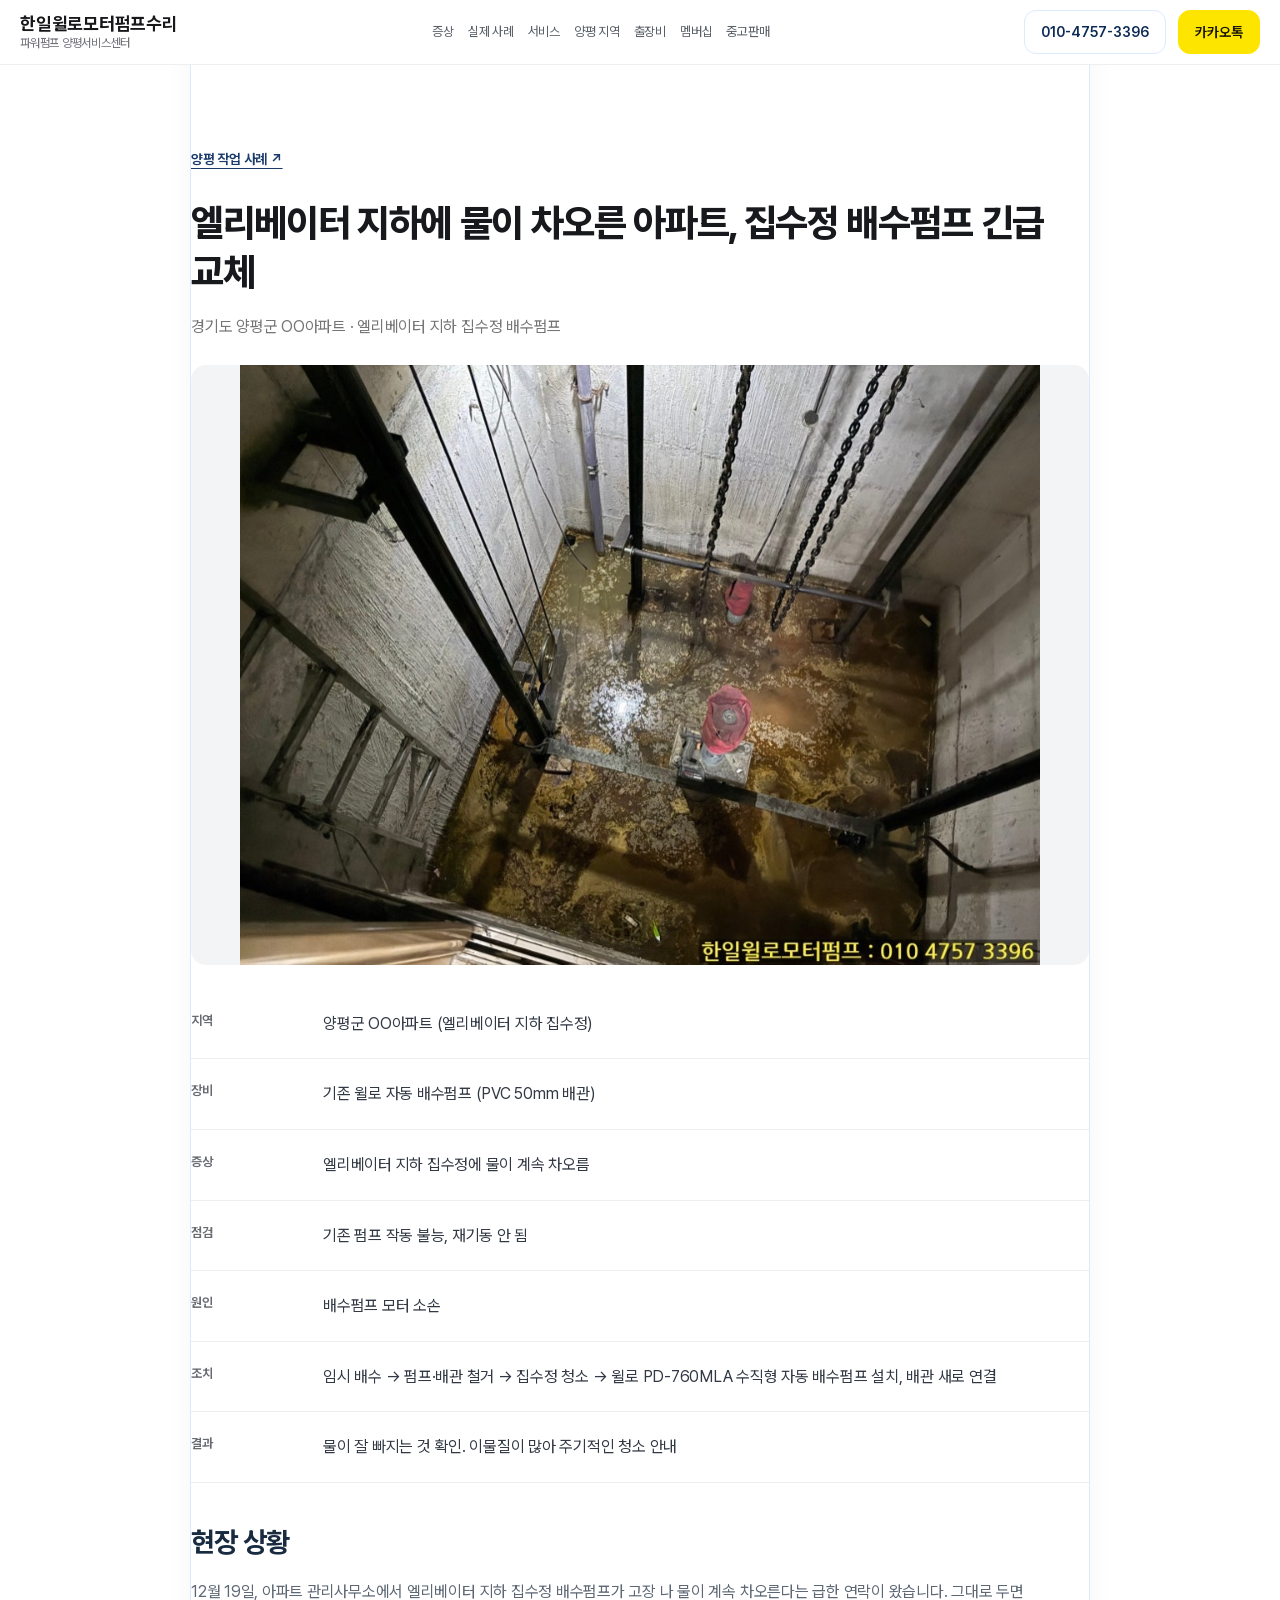
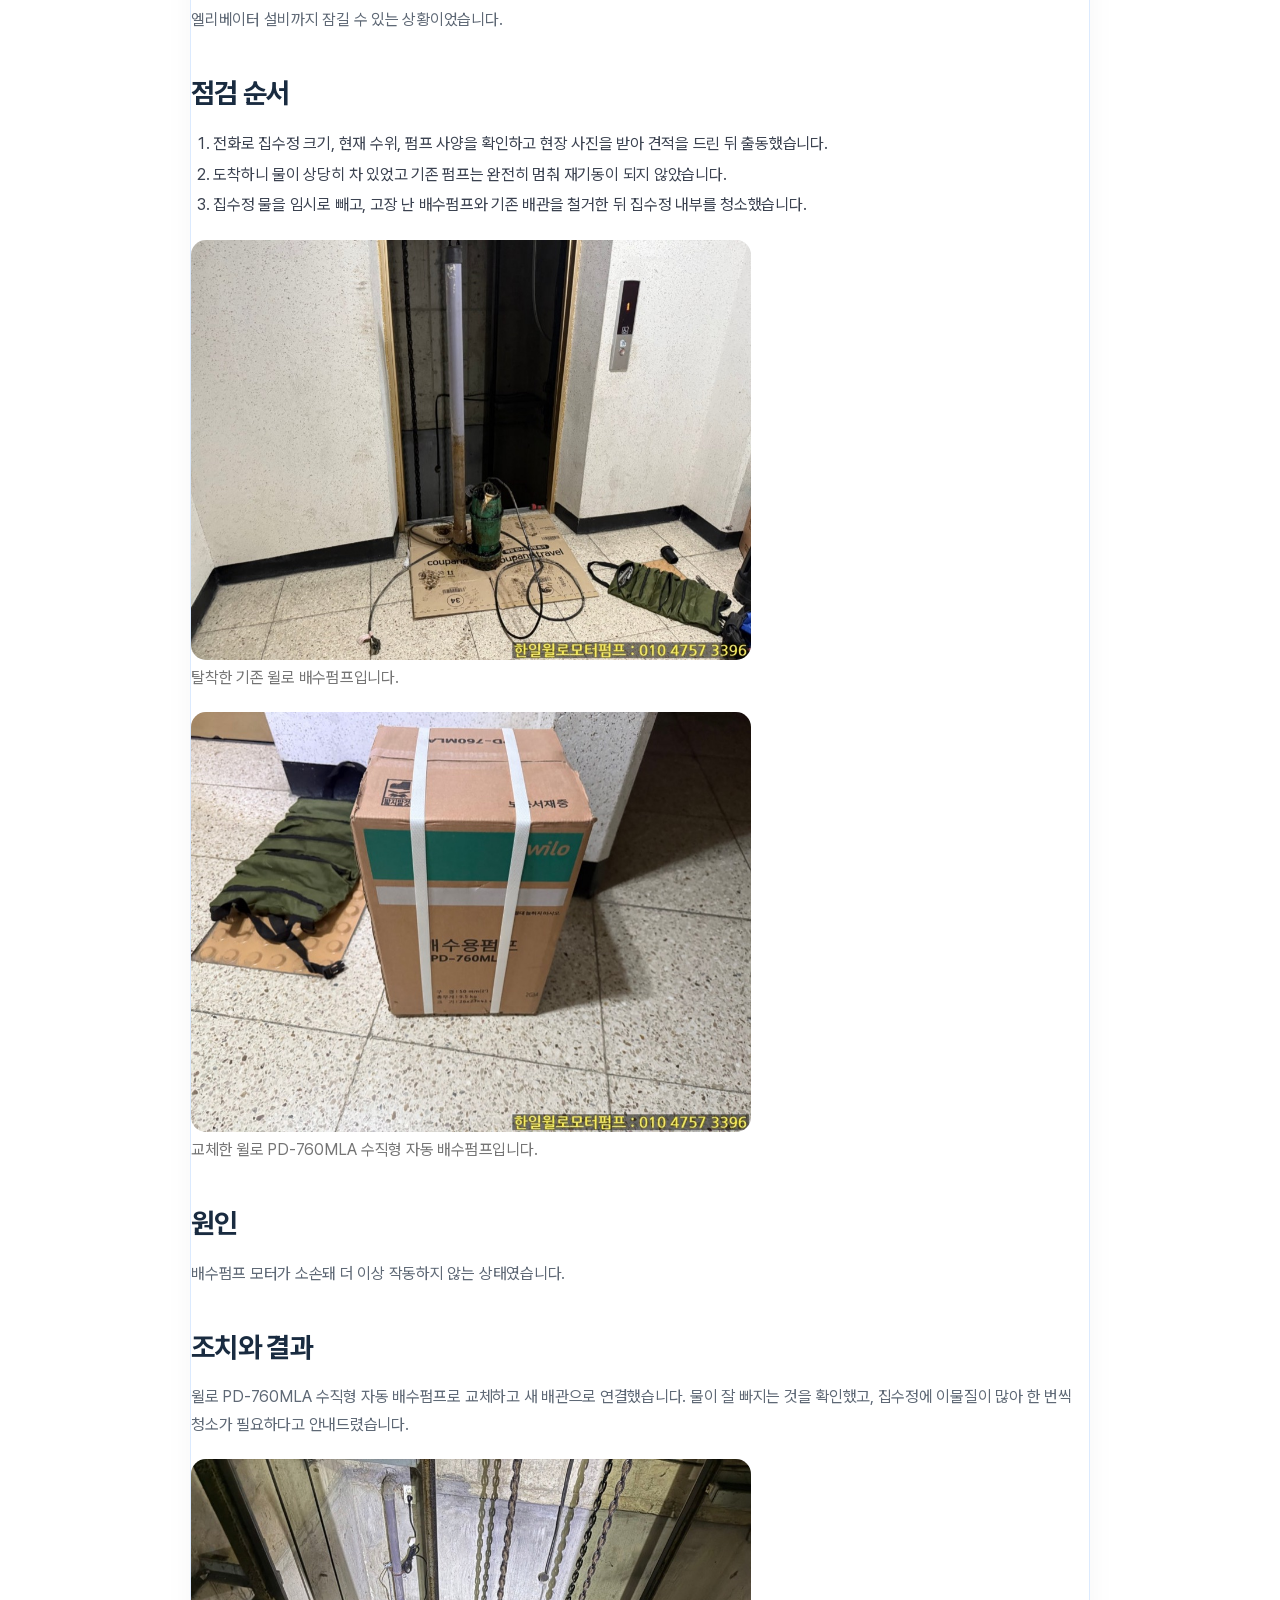
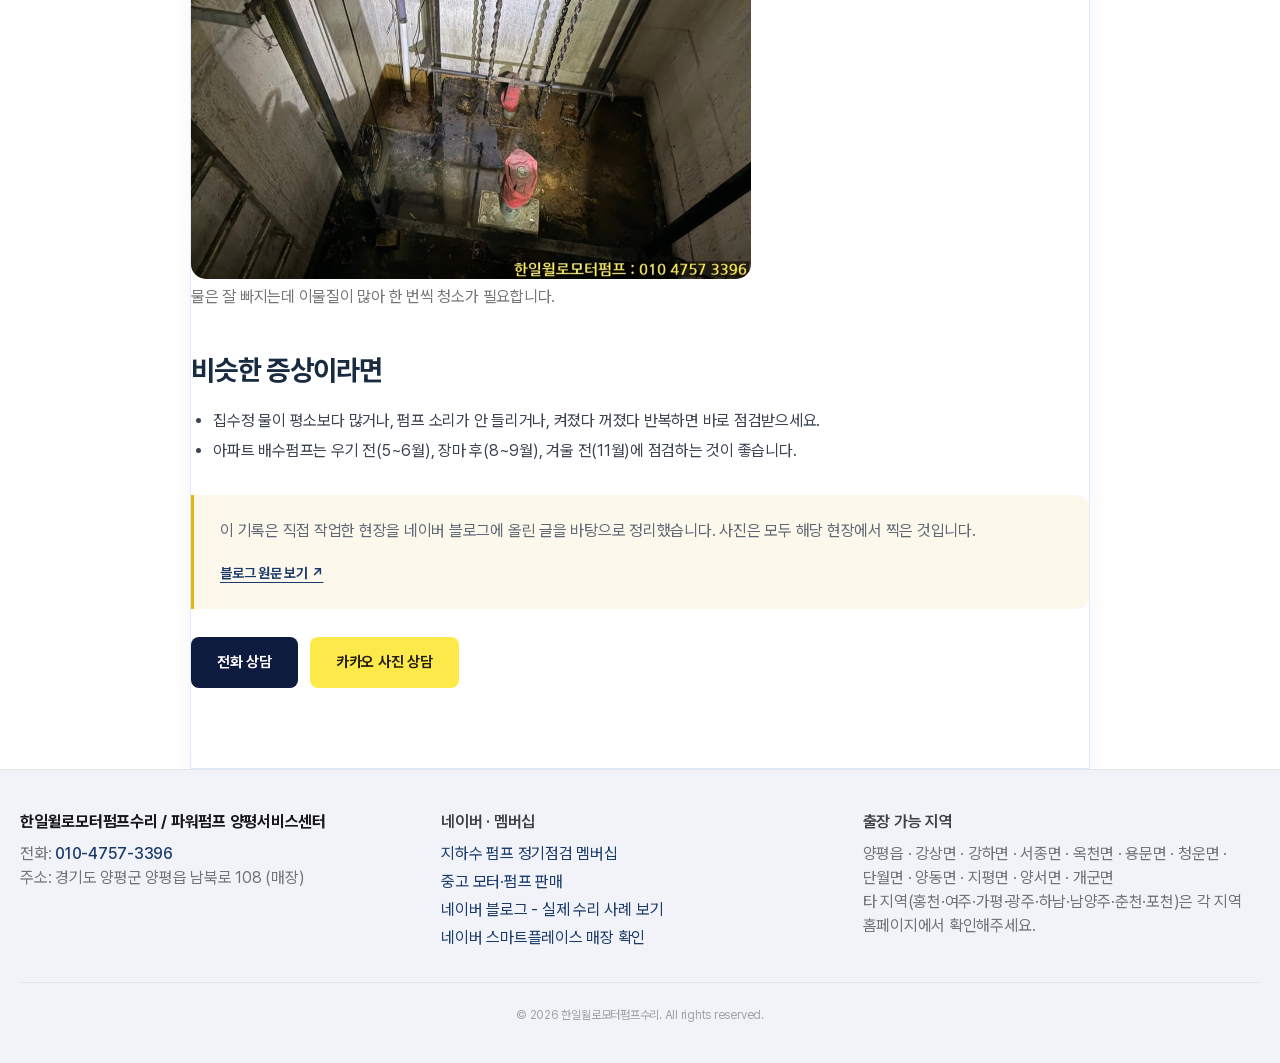
<file: cases/yangpyeong-apt-elevator-sump/index.html>
<!doctype html><html lang="ko"><head><meta charset="utf-8"><meta name="viewport" content="width=device-width,initial-scale=1"><title>엘리베이터 지하에 물이 차오른 아파트, 집수정 배수펌프 긴급 교체 | 양평 펌프 작업기록</title><meta name="description" content="양평군 OO아파트 (엘리베이터 지하 집수정) 현장. 배수펌프 모터 소손"><link rel="canonical" href="https://ypmotor-95.netlify.app/cases/yangpyeong-apt-elevator-sump/"><meta name="robots" content="index,follow"><meta property="og:type" content="article"><meta property="og:title" content="엘리베이터 지하에 물이 차오른 아파트, 집수정 배수펌프 긴급 교체 | 양평 펌프 작업기록"><meta property="og:description" content="양평군 OO아파트 (엘리베이터 지하 집수정) 현장. 배수펌프 모터 소손"><meta property="og:url" content="https://ypmotor-95.netlify.app/cases/yangpyeong-apt-elevator-sump/"><meta property="og:image" content="https://ypmotor-95.netlify.app/images/media/yp-yangpyeong-apt-elevator-sump-1.jpg"><meta property="og:locale" content="ko_KR"><link rel="stylesheet" href="/assets/css/utilities.css"><link rel="stylesheet" href="/assets/css/legacy.css"><link rel="stylesheet" href="/assets/css/hub.css"><link rel="stylesheet" href="/assets/css/yangpyeong-ui.css"><script type="application/ld+json">{"@context": "https://schema.org", "@type": "LocalBusiness", "name": "한일윌로모터펌프수리", "url": "https://ypmotor-95.netlify.app/", "telephone": "010-4757-3396", "address": {"@type": "PostalAddress", "streetAddress": "남북로 108", "addressLocality": "양평읍", "addressRegion": "경기도 양평군", "addressCountry": "KR"}, "areaServed": [{"@type": "AdministrativeArea", "name": "양평군 양평읍"}, {"@type": "AdministrativeArea", "name": "양평군 강상면"}, {"@type": "AdministrativeArea", "name": "양평군 강하면"}, {"@type": "AdministrativeArea", "name": "양평군 서종면"}, {"@type": "AdministrativeArea", "name": "양평군 옥천면"}, {"@type": "AdministrativeArea", "name": "양평군 용문면"}, {"@type": "AdministrativeArea", "name": "양평군 청운면"}, {"@type": "AdministrativeArea", "name": "양평군 단월면"}, {"@type": "AdministrativeArea", "name": "양평군 양동면"}, {"@type": "AdministrativeArea", "name": "양평군 지평면"}, {"@type": "AdministrativeArea", "name": "양평군 양서면"}, {"@type": "AdministrativeArea", "name": "양평군 개군면"}], "sameAs": ["https://blog.naver.com/sunwoo774"]}</script><script src="/analytics.js" defer></script><script defer src="/assets/js/hub.js"></script></head><body class="bg-white text-zinc-700 font-sans antialiased scrollable"><a class="hub-skip" href="#main">본문으로 건너뛰기</a><header id="header" class="glass-nav fixed top-0 left-0 right-0 z-50 bg-white/80 border-b border-zinc-200/60 transition-all duration-300">
    <div class="max-w-7xl mx-auto px-5 h-16 flex items-center justify-between">
      <a href="/#hero" class="flex flex-col" aria-label="홈으로 이동">
        <span class="text-lg font-bold text-zinc-900 leading-tight">한일윌로모터펌프수리</span>
        <span class="text-xs text-zinc-500 leading-tight">파워펌프 양평서비스센터</span>
      </a>
      <nav class="hidden lg:flex items-center gap-5" id="nav"><a href="/#section-problem">증상</a><a href="/#cases">실제 사례</a><a href="/#section-service">서비스</a><a href="/#areas">양평 지역</a><a href="/#section-price">출장비</a><a href="/membership/">멤버십</a><a href="/used-motors/">중고판매</a></nav>
      <div class="flex items-center gap-3">
        <a href="tel:010-4757-3396" class="btn btn-outline btn-sm hidden sm:inline-flex items-center gap-2 px-4 py-2 rounded-full bg-accent/10 text-accent text-base font-semibold hover:bg-zinc-100 transition-colors">010-4757-3396</a>
        <a href="https://pf.kakao.com/_FxaExan" target="_blank" rel="noopener" class="btn btn-secondary btn-sm hidden sm:inline-flex items-center gap-2 px-4 py-2 rounded-full kakao-button text-sm font-bold">카카오톡</a>
        <button id="hamburger" class="lg:hidden flex flex-col gap-1.5 p-2" aria-label="메뉴 열기" aria-controls="mDrawer" aria-expanded="false">
          <span class="w-5 h-0.5 bg-zinc-400 rounded transition-all"></span>
          <span class="w-5 h-0.5 bg-zinc-400 rounded transition-all"></span>
          <span class="w-4 h-0.5 bg-zinc-400 rounded transition-all"></span>
        </button>
      </div>
    </div>
    <div id="mobile-quick-nav" class="lg:hidden"></div>
    <div id="mBackdrop" class="m-backdrop"></div>
    <aside id="mDrawer" class="m-drawer" aria-label="전체 메뉴" inert>
      <div class="m-drawer-head"><span style="font-weight: 700; font-size: 18px;">메뉴</span><button id="mClose" aria-label="메뉴 닫기" class="m-drawer-close">×</button></div>
      <nav class="m-drawer-nav"><a href="/#section-problem">증상</a><a href="/#cases">실제 사례</a><a href="/#section-service">서비스</a><a href="/#areas">양평 지역</a><a href="/#section-price">출장비</a><a href="/membership/">멤버십</a><a href="/used-motors/">중고판매</a><a href="/#faq">FAQ</a></nav>
      <div class="m-drawer-cta"><a href="tel:010-4757-3396" class="m-cta-call">전화 상담</a><a href="https://pf.kakao.com/_FxaExan" target="_blank" rel="noopener" class="m-cta-kakao">카카오톡 상담</a></div>
    </aside>
  </header><main id="main"><article class="hub-detail hub-wrap"><a class="hub-link" href="/#cases">양평 작업 사례 ↗</a><h1>엘리베이터 지하에 물이 차오른 아파트, 집수정 배수펌프 긴급 교체</h1><p class="hub-meta">경기도 양평군 OO아파트 · 엘리베이터 지하 집수정 배수펌프</p><img src="/images/media/yp-yangpyeong-apt-elevator-sump-1.jpg" alt="엘리베이터 지하 집수정에 물이 차올라 있었습니다." width="960" height="720" loading="eager" decoding="async" fetchpriority="high"><dl class="hub-facts"><div><dt>지역</dt><dd>양평군 OO아파트 (엘리베이터 지하 집수정)</dd></div><div><dt>장비</dt><dd>기존 윌로 자동 배수펌프 (PVC 50mm 배관)</dd></div><div><dt>증상</dt><dd>엘리베이터 지하 집수정에 물이 계속 차오름</dd></div><div><dt>점검</dt><dd>기존 펌프 작동 불능, 재기동 안 됨</dd></div><div><dt>원인</dt><dd>배수펌프 모터 소손</dd></div><div><dt>조치</dt><dd>임시 배수 → 펌프·배관 철거 → 집수정 청소 → 윌로 PD-760MLA 수직형 자동 배수펌프 설치, 배관 새로 연결</dd></div><div><dt>결과</dt><dd>물이 잘 빠지는 것 확인. 이물질이 많아 주기적인 청소 안내</dd></div></dl><h2>현장 상황</h2><p>12월 19일, 아파트 관리사무소에서 엘리베이터 지하 집수정 배수펌프가 고장 나 물이 계속 차오른다는 급한 연락이 왔습니다. 그대로 두면 엘리베이터 설비까지 잠길 수 있는 상황이었습니다.</p><h2>점검 순서</h2><ol style="list-style:decimal;margin:8px 0 20px;padding-left:1.4em;font-size:16px;line-height:1.9;color:#3b4250"><li>전화로 집수정 크기, 현재 수위, 펌프 사양을 확인하고 현장 사진을 받아 견적을 드린 뒤 출동했습니다.</li><li>도착하니 물이 상당히 차 있었고 기존 펌프는 완전히 멈춰 재기동이 되지 않았습니다.</li><li>집수정 물을 임시로 빼고, 고장 난 배수펌프와 기존 배관을 철거한 뒤 집수정 내부를 청소했습니다.</li></ol><img src="/images/media/yp-yangpyeong-apt-elevator-sump-2.jpg" alt="탈착한 기존 윌로 배수펌프입니다." width="960" height="720" loading="lazy" decoding="async" style="max-height:420px;width:auto;max-width:100%;margin:20px 0 16px"><p class="hub-meta" style="margin:-12px 0 8px">탈착한 기존 윌로 배수펌프입니다.</p><img src="/images/media/yp-yangpyeong-apt-elevator-sump-3.jpg" alt="교체한 윌로 PD-760MLA 수직형 자동 배수펌프입니다." width="960" height="720" loading="lazy" decoding="async" style="max-height:420px;width:auto;max-width:100%;margin:20px 0 16px"><p class="hub-meta" style="margin:-12px 0 8px">교체한 윌로 PD-760MLA 수직형 자동 배수펌프입니다.</p><h2>원인</h2><p>배수펌프 모터가 소손돼 더 이상 작동하지 않는 상태였습니다.</p><h2>조치와 결과</h2><p>윌로 PD-760MLA 수직형 자동 배수펌프로 교체하고 새 배관으로 연결했습니다. 물이 잘 빠지는 것을 확인했고, 집수정에 이물질이 많아 한 번씩 청소가 필요하다고 안내드렸습니다.</p><img src="/images/media/yp-yangpyeong-apt-elevator-sump-4.jpg" alt="물은 잘 빠지는데 이물질이 많아 한 번씩 청소가 필요합니다." width="960" height="720" loading="lazy" decoding="async" style="max-height:420px;width:auto;max-width:100%;margin:20px 0 16px"><p class="hub-meta" style="margin:-12px 0 8px">물은 잘 빠지는데 이물질이 많아 한 번씩 청소가 필요합니다.</p><h2>비슷한 증상이라면</h2><ul style="list-style:disc;margin:8px 0 20px;padding-left:1.4em;font-size:16px;line-height:1.9;color:#3b4250"><li>집수정 물이 평소보다 많거나, 펌프 소리가 안 들리거나, 켜졌다 꺼졌다 반복하면 바로 점검받으세요.</li><li>아파트 배수펌프는 우기 전(5~6월), 장마 후(8~9월), 겨울 전(11월)에 점검하는 것이 좋습니다.</li></ul><p class="hub-note">이 기록은 직접 작업한 현장을 네이버 블로그에 올린 글을 바탕으로 정리했습니다. 사진은 모두 해당 현장에서 찍은 것입니다. <a class="hub-link" href="https://blog.naver.com/sunwoo774/224136144688" target="_blank" rel="noopener">블로그 원문 보기 ↗</a></p><div class="hub-contact"><a class="hub-button primary" href="tel:010-4757-3396">전화 상담</a><a class="hub-button kakao" href="https://pf.kakao.com/_FxaExan" target="_blank" rel="noopener">카카오 사진 상담</a></div></article></main><footer class="border-t border-zinc-200 bg-zinc-50 py-10">
    <div class="max-w-7xl mx-auto px-5">
      <div class="grid grid-cols-1 md:grid-cols-3 gap-6 mb-8">
        <div>
          <p class="text-base font-bold text-zinc-900 mb-2">한일윌로모터펌프수리 / 파워펌프 양평서비스센터</p>
          <p class="text-base text-zinc-500">전화: <a href="tel:010-4757-3396" class="text-accent font-medium hover:text-accent-hover transition-colors">010-4757-3396</a></p>
          <p class="text-base text-zinc-500">주소: 경기도 양평군 양평읍 남북로 108 (매장)</p>
        </div>
        <div>
          <p class="text-base font-semibold text-zinc-700 mb-2">네이버 · 멤버십</p>
          <a href="/membership/" class="block text-base text-zinc-500 hover:text-accent transition-colors mb-1">지하수 펌프 정기점검 멤버십</a>
          <a href="/used-motors/" class="block text-base text-zinc-500 hover:text-accent transition-colors mb-1">중고 모터·펌프 판매</a>
          <a href="https://blog.naver.com/sunwoo774" target="_blank" rel="noopener" class="block text-base text-zinc-500 hover:text-[#03c75a] transition-colors mb-1">네이버 블로그 - 실제 수리 사례 보기</a>
          <a href="https://map.naver.com/p/search/%ED%95%9C%EC%9D%BC%EC%9C%8C%EB%A1%9C%EB%AA%A8%ED%84%B0%ED%8E%8C%ED%94%84%20%EC%96%91%ED%8F%89%20%EB%82%A8%EB%B6%81%EB%A1%9C%20108" target="_blank" rel="noopener" class="block text-base text-zinc-500 hover:text-[#03c75a] transition-colors">네이버 스마트플레이스 매장 확인</a>
        </div>
        <div>
          <p class="text-base font-semibold text-zinc-700 mb-2">출장 가능 지역</p>
          <p class="text-base text-zinc-500">양평읍 · 강상면 · 강하면 · 서종면 · 옥천면 · 용문면 · 청운면 · 단월면 · 양동면 · 지평면 · 양서면 · 개군면<br>타 지역(홍천·여주·가평·광주·하남·남양주·춘천·포천)은 각 지역 홈페이지에서 확인해주세요.</p>
        </div>
      </div>
      <div class="border-t border-zinc-200 pt-6">
        <p class="text-xs text-zinc-400 text-center">&copy; 2026 한일윌로모터펌프수리. All rights reserved.</p>
      </div>
    </div>
  </footer><nav class="hub-sticky" aria-label="빠른 문의"><a href="tel:010-4757-3396">전화 상담</a><a href="https://pf.kakao.com/_FxaExan" class="kakao" target="_blank" rel="noopener">카카오 상담</a></nav></body></html>
</file>
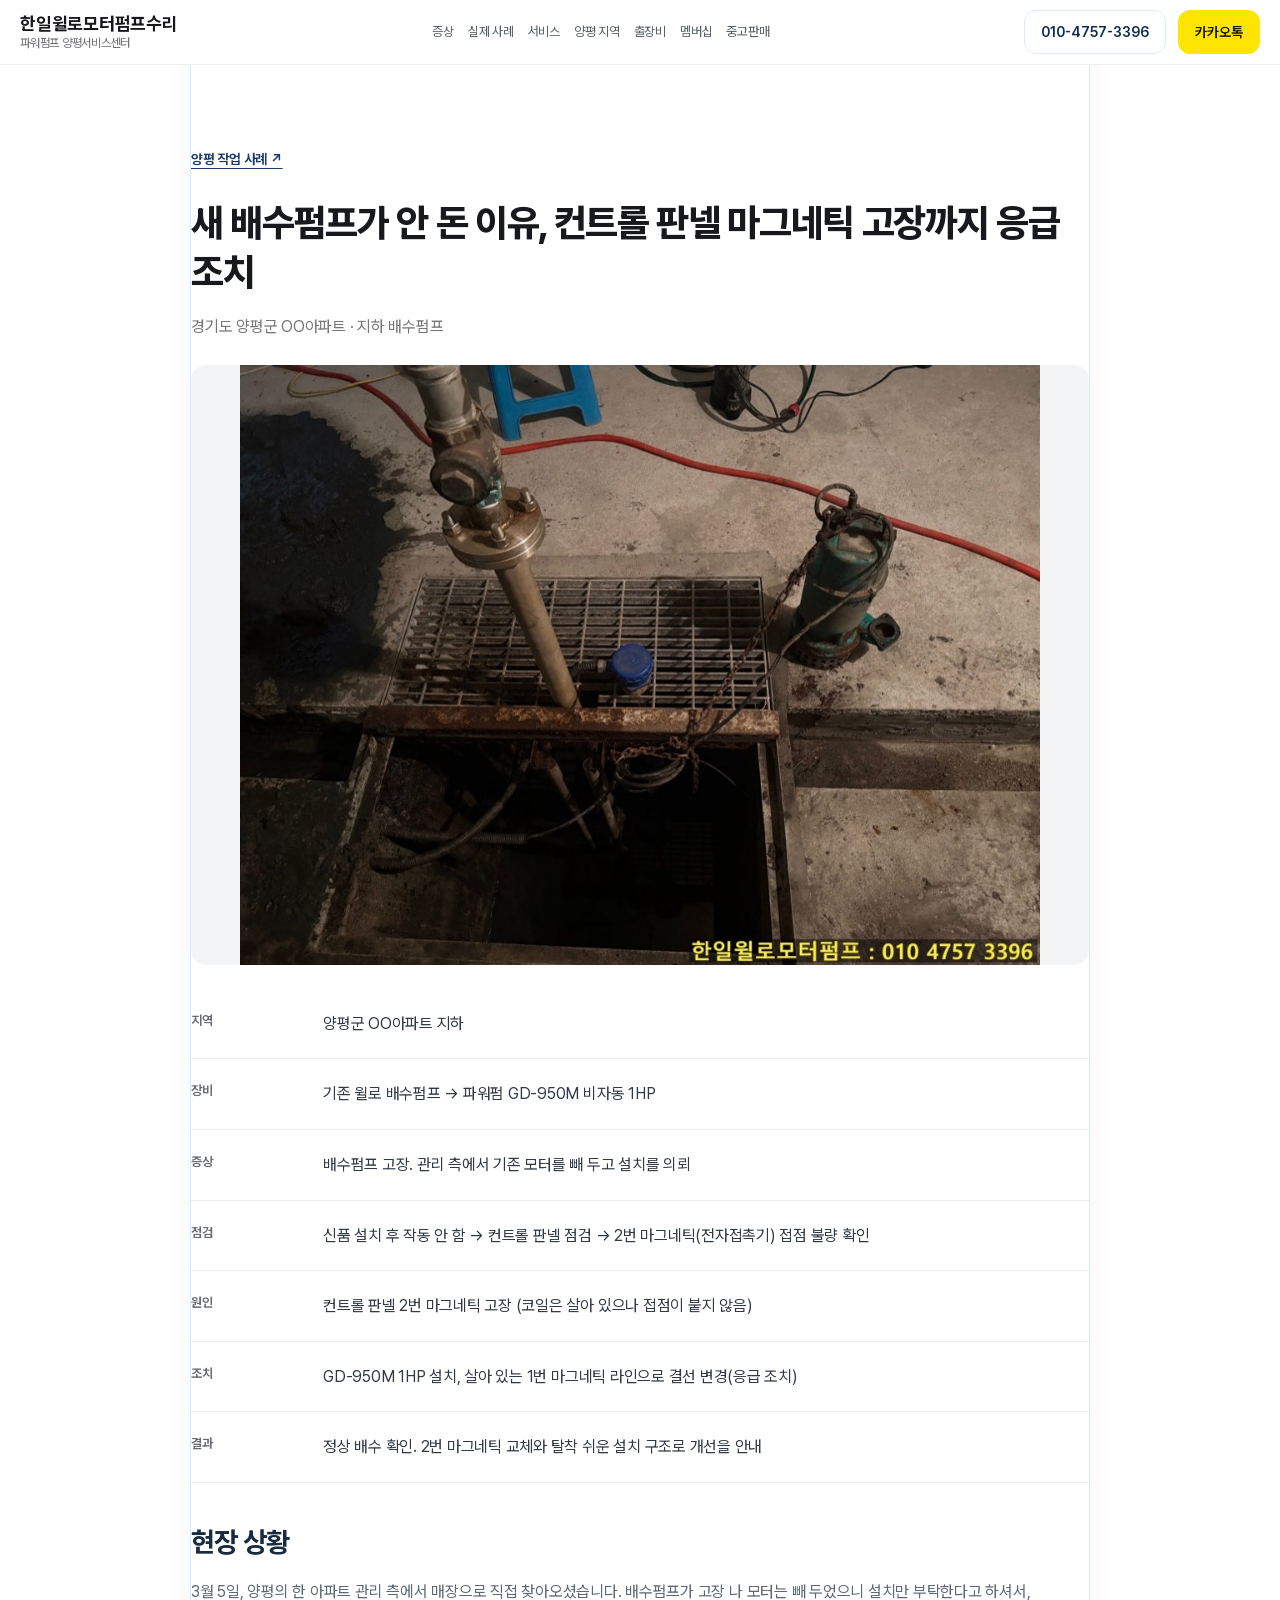
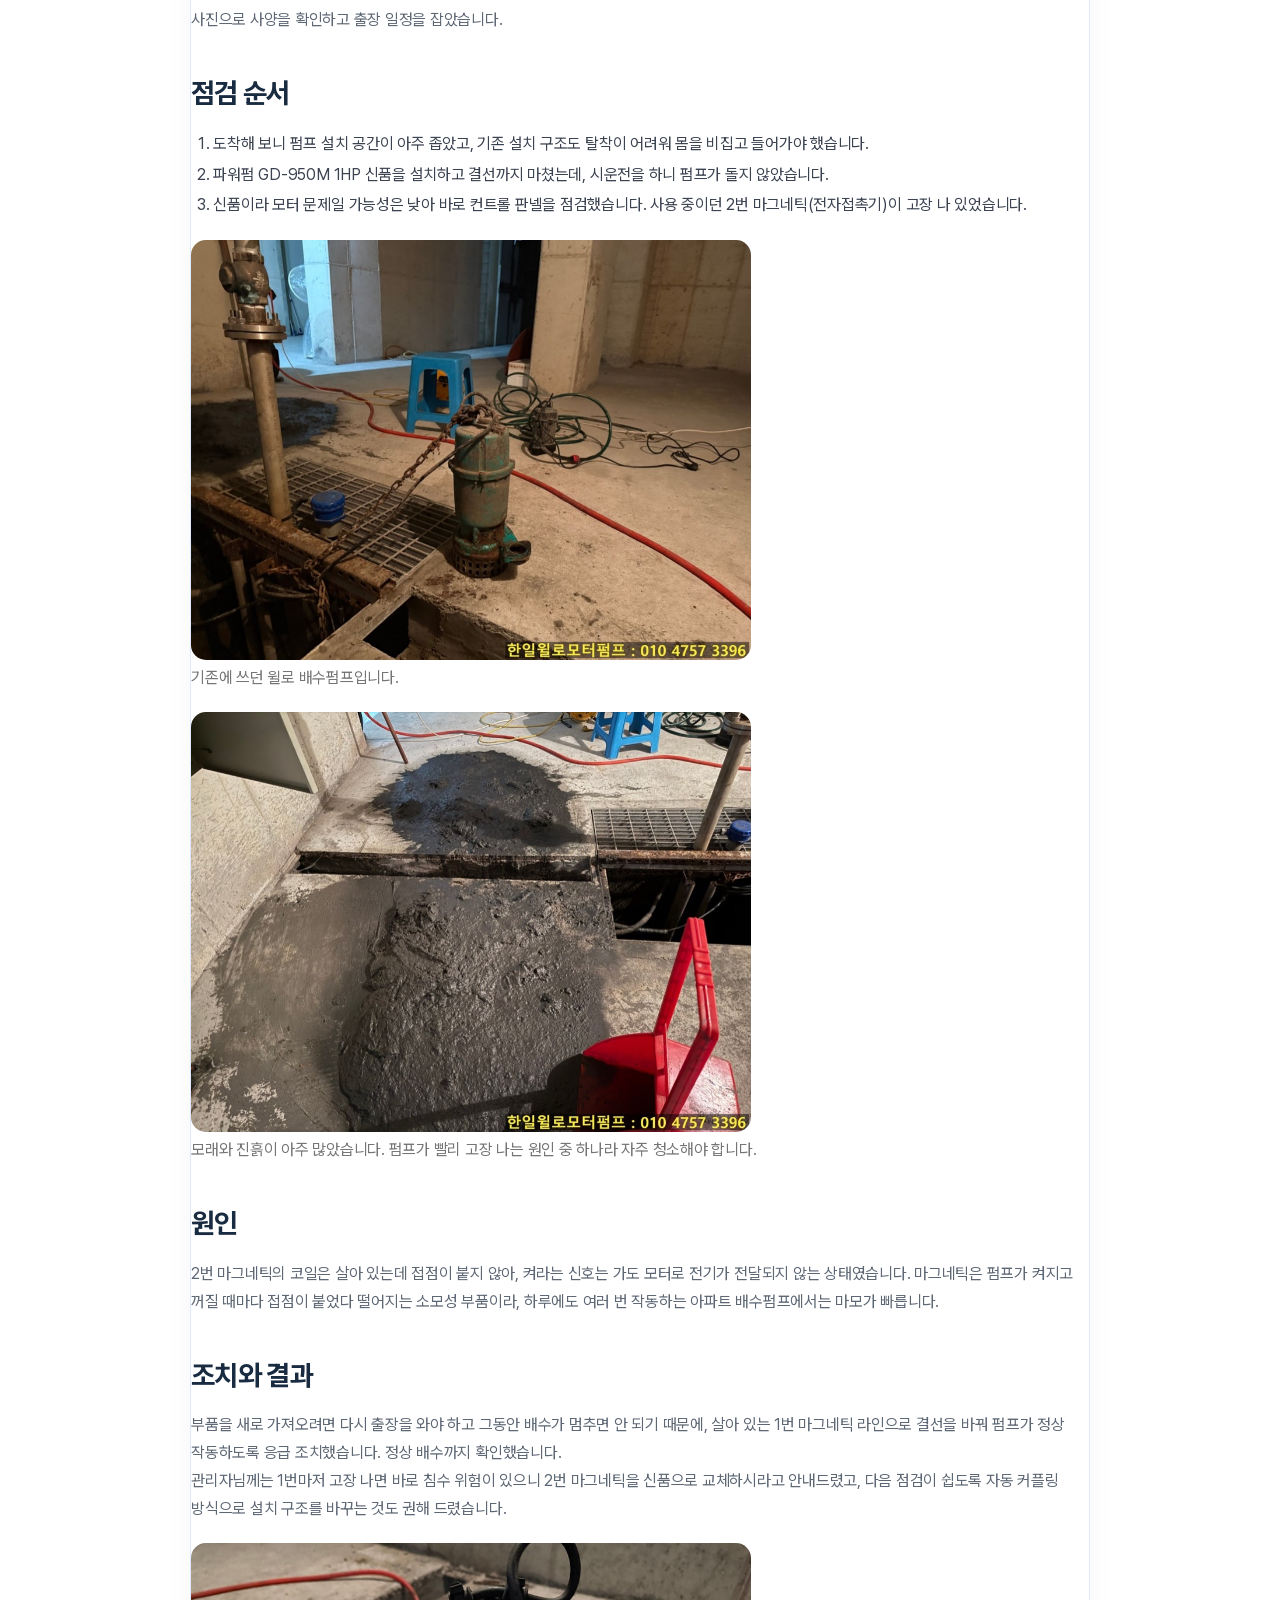
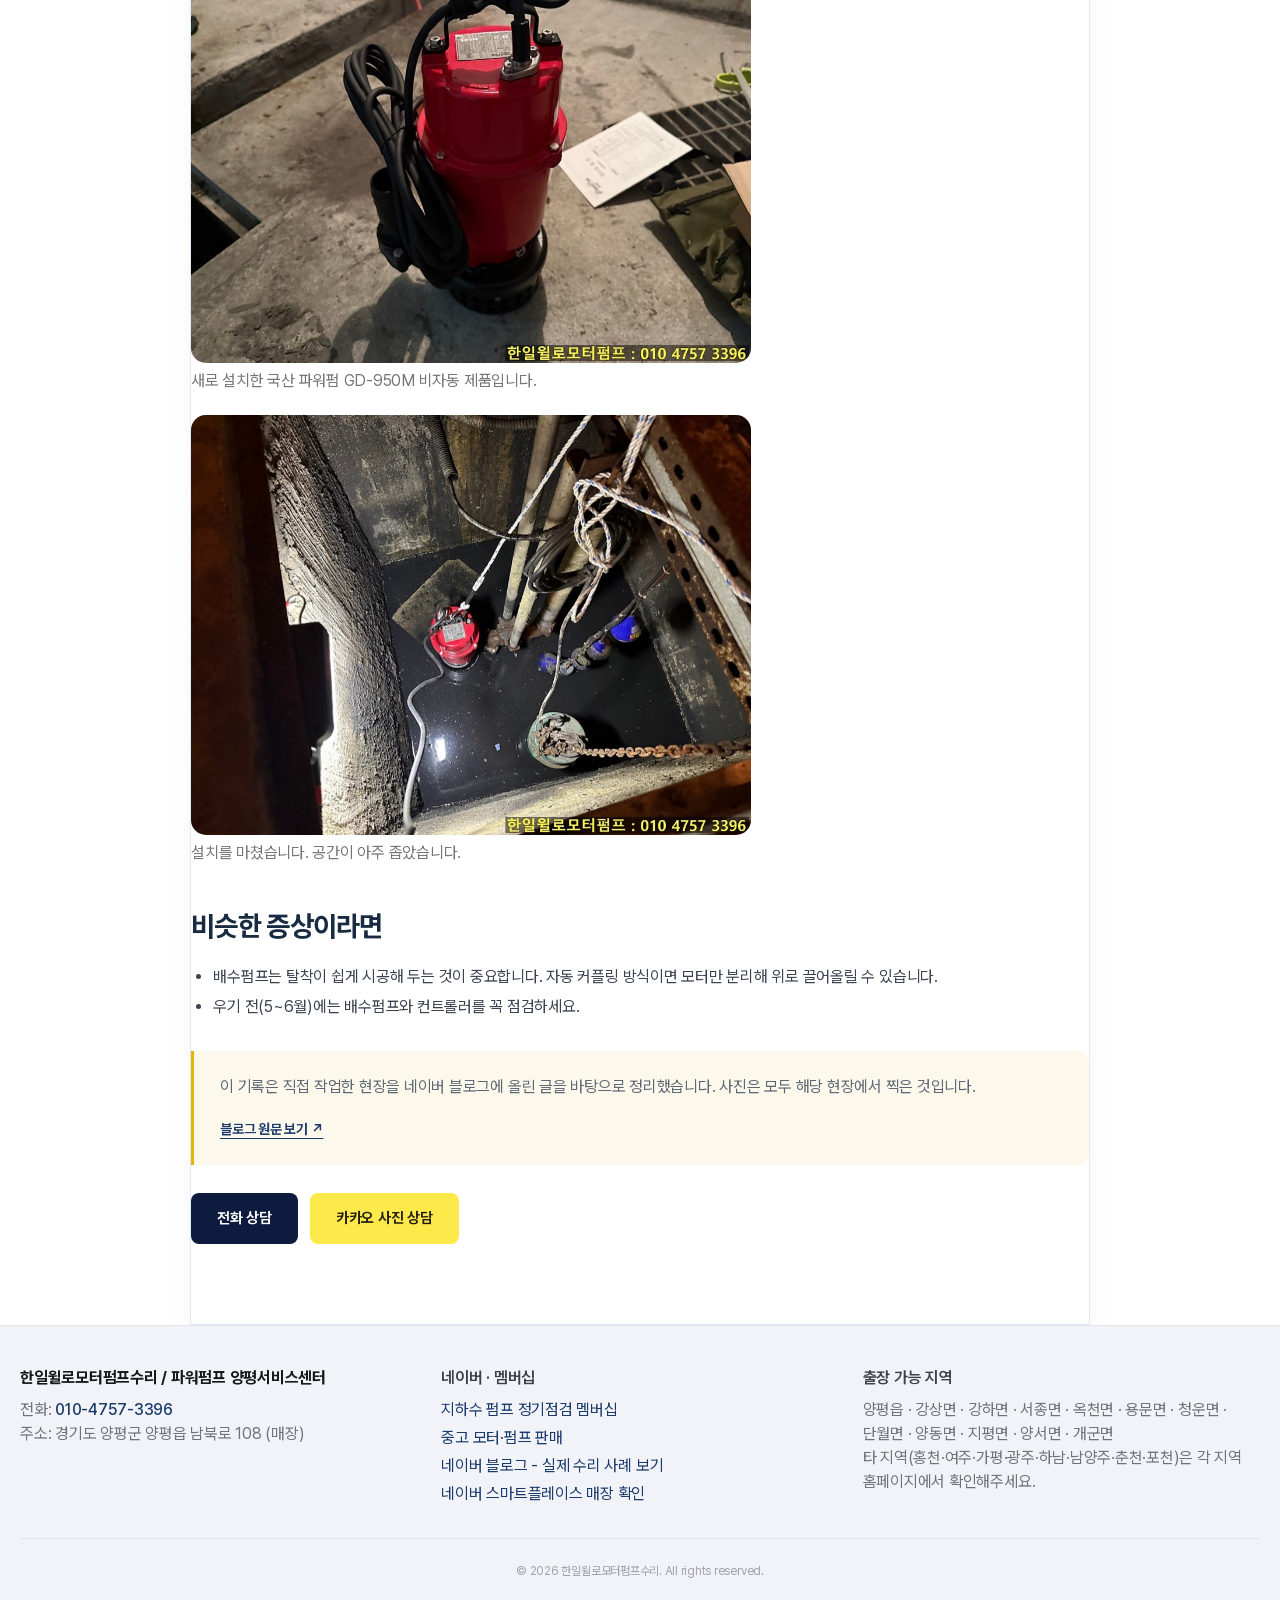
<file: cases/yangpyeong-apt-gd950m/index.html>
<!doctype html><html lang="ko"><head><meta charset="utf-8"><meta name="viewport" content="width=device-width,initial-scale=1"><title>새 배수펌프가 안 돈 이유, 컨트롤 판넬 마그네틱 고장까지 응급 조치 | 양평 펌프 작업기록</title><meta name="description" content="양평군 OO아파트 지하 현장. 컨트롤 판넬 2번 마그네틱 고장 (코일은 살아 있으나 접점이 붙지 않음)"><link rel="canonical" href="https://ypmotor-95.netlify.app/cases/yangpyeong-apt-gd950m/"><meta name="robots" content="index,follow"><meta property="og:type" content="article"><meta property="og:title" content="새 배수펌프가 안 돈 이유, 컨트롤 판넬 마그네틱 고장까지 응급 조치 | 양평 펌프 작업기록"><meta property="og:description" content="양평군 OO아파트 지하 현장. 컨트롤 판넬 2번 마그네틱 고장 (코일은 살아 있으나 접점이 붙지 않음)"><meta property="og:url" content="https://ypmotor-95.netlify.app/cases/yangpyeong-apt-gd950m/"><meta property="og:image" content="https://ypmotor-95.netlify.app/images/media/yp-yangpyeong-apt-gd950m-1.jpg"><meta property="og:locale" content="ko_KR"><link rel="stylesheet" href="/assets/css/utilities.css"><link rel="stylesheet" href="/assets/css/legacy.css"><link rel="stylesheet" href="/assets/css/hub.css"><link rel="stylesheet" href="/assets/css/yangpyeong-ui.css"><script type="application/ld+json">{"@context": "https://schema.org", "@type": "LocalBusiness", "name": "한일윌로모터펌프수리", "url": "https://ypmotor-95.netlify.app/", "telephone": "010-4757-3396", "address": {"@type": "PostalAddress", "streetAddress": "남북로 108", "addressLocality": "양평읍", "addressRegion": "경기도 양평군", "addressCountry": "KR"}, "areaServed": [{"@type": "AdministrativeArea", "name": "양평군 양평읍"}, {"@type": "AdministrativeArea", "name": "양평군 강상면"}, {"@type": "AdministrativeArea", "name": "양평군 강하면"}, {"@type": "AdministrativeArea", "name": "양평군 서종면"}, {"@type": "AdministrativeArea", "name": "양평군 옥천면"}, {"@type": "AdministrativeArea", "name": "양평군 용문면"}, {"@type": "AdministrativeArea", "name": "양평군 청운면"}, {"@type": "AdministrativeArea", "name": "양평군 단월면"}, {"@type": "AdministrativeArea", "name": "양평군 양동면"}, {"@type": "AdministrativeArea", "name": "양평군 지평면"}, {"@type": "AdministrativeArea", "name": "양평군 양서면"}, {"@type": "AdministrativeArea", "name": "양평군 개군면"}], "sameAs": ["https://blog.naver.com/sunwoo774"]}</script><script src="/analytics.js" defer></script><script defer src="/assets/js/hub.js"></script></head><body class="bg-white text-zinc-700 font-sans antialiased scrollable"><a class="hub-skip" href="#main">본문으로 건너뛰기</a><header id="header" class="glass-nav fixed top-0 left-0 right-0 z-50 bg-white/80 border-b border-zinc-200/60 transition-all duration-300">
    <div class="max-w-7xl mx-auto px-5 h-16 flex items-center justify-between">
      <a href="/#hero" class="flex flex-col" aria-label="홈으로 이동">
        <span class="text-lg font-bold text-zinc-900 leading-tight">한일윌로모터펌프수리</span>
        <span class="text-xs text-zinc-500 leading-tight">파워펌프 양평서비스센터</span>
      </a>
      <nav class="hidden lg:flex items-center gap-5" id="nav"><a href="/#section-problem">증상</a><a href="/#cases">실제 사례</a><a href="/#section-service">서비스</a><a href="/#areas">양평 지역</a><a href="/#section-price">출장비</a><a href="/membership/">멤버십</a><a href="/used-motors/">중고판매</a></nav>
      <div class="flex items-center gap-3">
        <a href="tel:010-4757-3396" class="btn btn-outline btn-sm hidden sm:inline-flex items-center gap-2 px-4 py-2 rounded-full bg-accent/10 text-accent text-base font-semibold hover:bg-zinc-100 transition-colors">010-4757-3396</a>
        <a href="https://pf.kakao.com/_FxaExan" target="_blank" rel="noopener" class="btn btn-secondary btn-sm hidden sm:inline-flex items-center gap-2 px-4 py-2 rounded-full kakao-button text-sm font-bold">카카오톡</a>
        <button id="hamburger" class="lg:hidden flex flex-col gap-1.5 p-2" aria-label="메뉴 열기" aria-controls="mDrawer" aria-expanded="false">
          <span class="w-5 h-0.5 bg-zinc-400 rounded transition-all"></span>
          <span class="w-5 h-0.5 bg-zinc-400 rounded transition-all"></span>
          <span class="w-4 h-0.5 bg-zinc-400 rounded transition-all"></span>
        </button>
      </div>
    </div>
    <div id="mobile-quick-nav" class="lg:hidden"></div>
    <div id="mBackdrop" class="m-backdrop"></div>
    <aside id="mDrawer" class="m-drawer" aria-label="전체 메뉴" inert>
      <div class="m-drawer-head"><span style="font-weight: 700; font-size: 18px;">메뉴</span><button id="mClose" aria-label="메뉴 닫기" class="m-drawer-close">×</button></div>
      <nav class="m-drawer-nav"><a href="/#section-problem">증상</a><a href="/#cases">실제 사례</a><a href="/#section-service">서비스</a><a href="/#areas">양평 지역</a><a href="/#section-price">출장비</a><a href="/membership/">멤버십</a><a href="/used-motors/">중고판매</a><a href="/#faq">FAQ</a></nav>
      <div class="m-drawer-cta"><a href="tel:010-4757-3396" class="m-cta-call">전화 상담</a><a href="https://pf.kakao.com/_FxaExan" target="_blank" rel="noopener" class="m-cta-kakao">카카오톡 상담</a></div>
    </aside>
  </header><main id="main"><article class="hub-detail hub-wrap"><a class="hub-link" href="/#cases">양평 작업 사례 ↗</a><h1>새 배수펌프가 안 돈 이유, 컨트롤 판넬 마그네틱 고장까지 응급 조치</h1><p class="hub-meta">경기도 양평군 OO아파트 · 지하 배수펌프</p><img src="/images/media/yp-yangpyeong-apt-gd950m-1.jpg" alt="관리 측에서 기존 배수펌프를 미리 탈착해 두셨습니다." width="960" height="720" loading="eager" decoding="async" fetchpriority="high"><dl class="hub-facts"><div><dt>지역</dt><dd>양평군 OO아파트 지하</dd></div><div><dt>장비</dt><dd>기존 윌로 배수펌프 → 파워펌 GD-950M 비자동 1HP</dd></div><div><dt>증상</dt><dd>배수펌프 고장. 관리 측에서 기존 모터를 빼 두고 설치를 의뢰</dd></div><div><dt>점검</dt><dd>신품 설치 후 작동 안 함 → 컨트롤 판넬 점검 → 2번 마그네틱(전자접촉기) 접점 불량 확인</dd></div><div><dt>원인</dt><dd>컨트롤 판넬 2번 마그네틱 고장 (코일은 살아 있으나 접점이 붙지 않음)</dd></div><div><dt>조치</dt><dd>GD-950M 1HP 설치, 살아 있는 1번 마그네틱 라인으로 결선 변경(응급 조치)</dd></div><div><dt>결과</dt><dd>정상 배수 확인. 2번 마그네틱 교체와 탈착 쉬운 설치 구조로 개선을 안내</dd></div></dl><h2>현장 상황</h2><p>3월 5일, 양평의 한 아파트 관리 측에서 매장으로 직접 찾아오셨습니다. 배수펌프가 고장 나 모터는 빼 두었으니 설치만 부탁한다고 하셔서, 사진으로 사양을 확인하고 출장 일정을 잡았습니다.</p><h2>점검 순서</h2><ol style="list-style:decimal;margin:8px 0 20px;padding-left:1.4em;font-size:16px;line-height:1.9;color:#3b4250"><li>도착해 보니 펌프 설치 공간이 아주 좁았고, 기존 설치 구조도 탈착이 어려워 몸을 비집고 들어가야 했습니다.</li><li>파워펌 GD-950M 1HP 신품을 설치하고 결선까지 마쳤는데, 시운전을 하니 펌프가 돌지 않았습니다.</li><li>신품이라 모터 문제일 가능성은 낮아 바로 컨트롤 판넬을 점검했습니다. 사용 중이던 2번 마그네틱(전자접촉기)이 고장 나 있었습니다.</li></ol><img src="/images/media/yp-yangpyeong-apt-gd950m-2.jpg" alt="기존에 쓰던 윌로 배수펌프입니다." width="960" height="720" loading="lazy" decoding="async" style="max-height:420px;width:auto;max-width:100%;margin:20px 0 16px"><p class="hub-meta" style="margin:-12px 0 8px">기존에 쓰던 윌로 배수펌프입니다.</p><img src="/images/media/yp-yangpyeong-apt-gd950m-3.jpg" alt="모래와 진흙이 아주 많았습니다. 펌프가 빨리 고장 나는 원인 중 하나라 자주 청소해야 합니다." width="960" height="720" loading="lazy" decoding="async" style="max-height:420px;width:auto;max-width:100%;margin:20px 0 16px"><p class="hub-meta" style="margin:-12px 0 8px">모래와 진흙이 아주 많았습니다. 펌프가 빨리 고장 나는 원인 중 하나라 자주 청소해야 합니다.</p><h2>원인</h2><p>2번 마그네틱의 코일은 살아 있는데 접점이 붙지 않아, 켜라는 신호는 가도 모터로 전기가 전달되지 않는 상태였습니다. 마그네틱은 펌프가 켜지고 꺼질 때마다 접점이 붙었다 떨어지는 소모성 부품이라, 하루에도 여러 번 작동하는 아파트 배수펌프에서는 마모가 빠릅니다.</p><h2>조치와 결과</h2><p>부품을 새로 가져오려면 다시 출장을 와야 하고 그동안 배수가 멈추면 안 되기 때문에, 살아 있는 1번 마그네틱 라인으로 결선을 바꿔 펌프가 정상 작동하도록 응급 조치했습니다. 정상 배수까지 확인했습니다.</p><p>관리자님께는 1번마저 고장 나면 바로 침수 위험이 있으니 2번 마그네틱을 신품으로 교체하시라고 안내드렸고, 다음 점검이 쉽도록 자동 커플링 방식으로 설치 구조를 바꾸는 것도 권해 드렸습니다.</p><img src="/images/media/yp-yangpyeong-apt-gd950m-4.jpg" alt="새로 설치한 국산 파워펌 GD-950M 비자동 제품입니다." width="960" height="720" loading="lazy" decoding="async" style="max-height:420px;width:auto;max-width:100%;margin:20px 0 16px"><p class="hub-meta" style="margin:-12px 0 8px">새로 설치한 국산 파워펌 GD-950M 비자동 제품입니다.</p><img src="/images/media/yp-yangpyeong-apt-gd950m-5.jpg" alt="설치를 마쳤습니다. 공간이 아주 좁았습니다." width="960" height="720" loading="lazy" decoding="async" style="max-height:420px;width:auto;max-width:100%;margin:20px 0 16px"><p class="hub-meta" style="margin:-12px 0 8px">설치를 마쳤습니다. 공간이 아주 좁았습니다.</p><h2>비슷한 증상이라면</h2><ul style="list-style:disc;margin:8px 0 20px;padding-left:1.4em;font-size:16px;line-height:1.9;color:#3b4250"><li>배수펌프는 탈착이 쉽게 시공해 두는 것이 중요합니다. 자동 커플링 방식이면 모터만 분리해 위로 끌어올릴 수 있습니다.</li><li>우기 전(5~6월)에는 배수펌프와 컨트롤러를 꼭 점검하세요.</li></ul><p class="hub-note">이 기록은 직접 작업한 현장을 네이버 블로그에 올린 글을 바탕으로 정리했습니다. 사진은 모두 해당 현장에서 찍은 것입니다. <a class="hub-link" href="https://blog.naver.com/sunwoo774/224247071563" target="_blank" rel="noopener">블로그 원문 보기 ↗</a></p><div class="hub-contact"><a class="hub-button primary" href="tel:010-4757-3396">전화 상담</a><a class="hub-button kakao" href="https://pf.kakao.com/_FxaExan" target="_blank" rel="noopener">카카오 사진 상담</a></div></article></main><footer class="border-t border-zinc-200 bg-zinc-50 py-10">
    <div class="max-w-7xl mx-auto px-5">
      <div class="grid grid-cols-1 md:grid-cols-3 gap-6 mb-8">
        <div>
          <p class="text-base font-bold text-zinc-900 mb-2">한일윌로모터펌프수리 / 파워펌프 양평서비스센터</p>
          <p class="text-base text-zinc-500">전화: <a href="tel:010-4757-3396" class="text-accent font-medium hover:text-accent-hover transition-colors">010-4757-3396</a></p>
          <p class="text-base text-zinc-500">주소: 경기도 양평군 양평읍 남북로 108 (매장)</p>
        </div>
        <div>
          <p class="text-base font-semibold text-zinc-700 mb-2">네이버 · 멤버십</p>
          <a href="/membership/" class="block text-base text-zinc-500 hover:text-accent transition-colors mb-1">지하수 펌프 정기점검 멤버십</a>
          <a href="/used-motors/" class="block text-base text-zinc-500 hover:text-accent transition-colors mb-1">중고 모터·펌프 판매</a>
          <a href="https://blog.naver.com/sunwoo774" target="_blank" rel="noopener" class="block text-base text-zinc-500 hover:text-[#03c75a] transition-colors mb-1">네이버 블로그 - 실제 수리 사례 보기</a>
          <a href="https://map.naver.com/p/search/%ED%95%9C%EC%9D%BC%EC%9C%8C%EB%A1%9C%EB%AA%A8%ED%84%B0%ED%8E%8C%ED%94%84%20%EC%96%91%ED%8F%89%20%EB%82%A8%EB%B6%81%EB%A1%9C%20108" target="_blank" rel="noopener" class="block text-base text-zinc-500 hover:text-[#03c75a] transition-colors">네이버 스마트플레이스 매장 확인</a>
        </div>
        <div>
          <p class="text-base font-semibold text-zinc-700 mb-2">출장 가능 지역</p>
          <p class="text-base text-zinc-500">양평읍 · 강상면 · 강하면 · 서종면 · 옥천면 · 용문면 · 청운면 · 단월면 · 양동면 · 지평면 · 양서면 · 개군면<br>타 지역(홍천·여주·가평·광주·하남·남양주·춘천·포천)은 각 지역 홈페이지에서 확인해주세요.</p>
        </div>
      </div>
      <div class="border-t border-zinc-200 pt-6">
        <p class="text-xs text-zinc-400 text-center">&copy; 2026 한일윌로모터펌프수리. All rights reserved.</p>
      </div>
    </div>
  </footer><nav class="hub-sticky" aria-label="빠른 문의"><a href="tel:010-4757-3396">전화 상담</a><a href="https://pf.kakao.com/_FxaExan" class="kakao" target="_blank" rel="noopener">카카오 상담</a></nav></body></html>
</file>
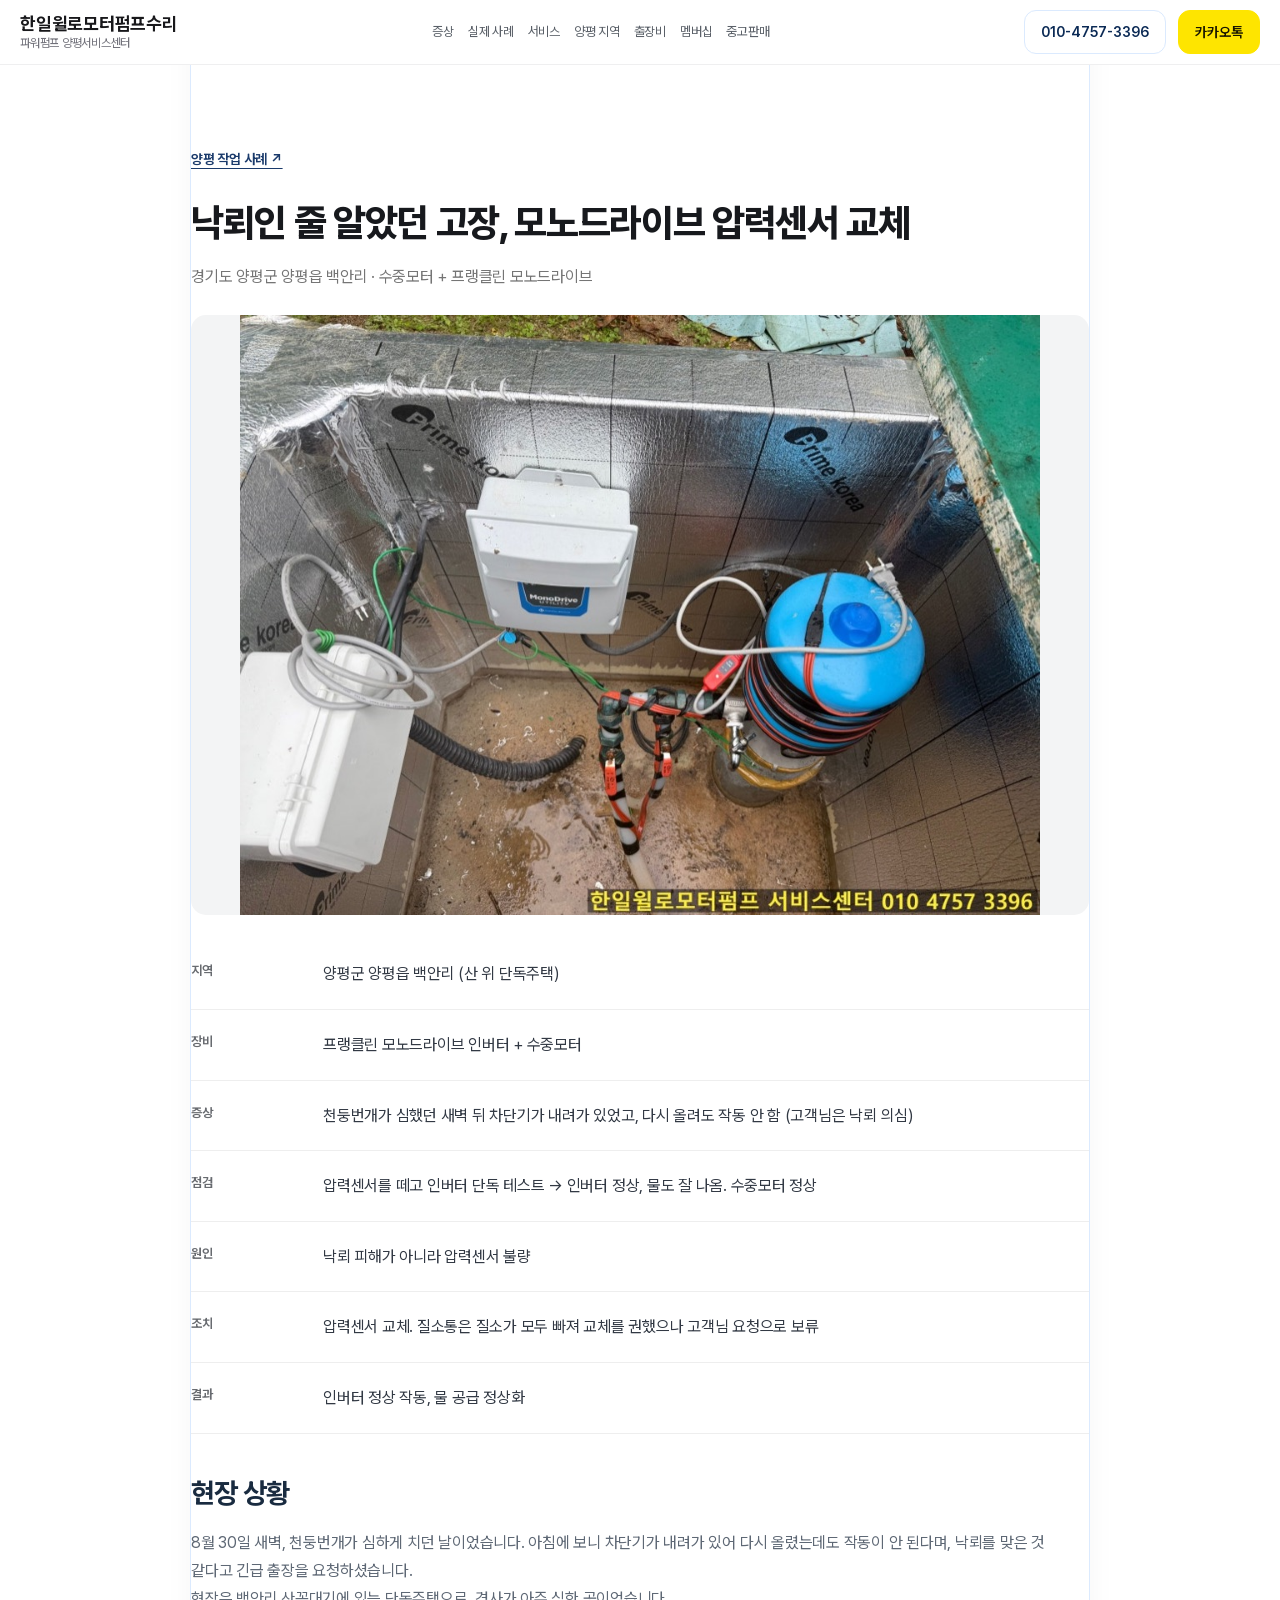
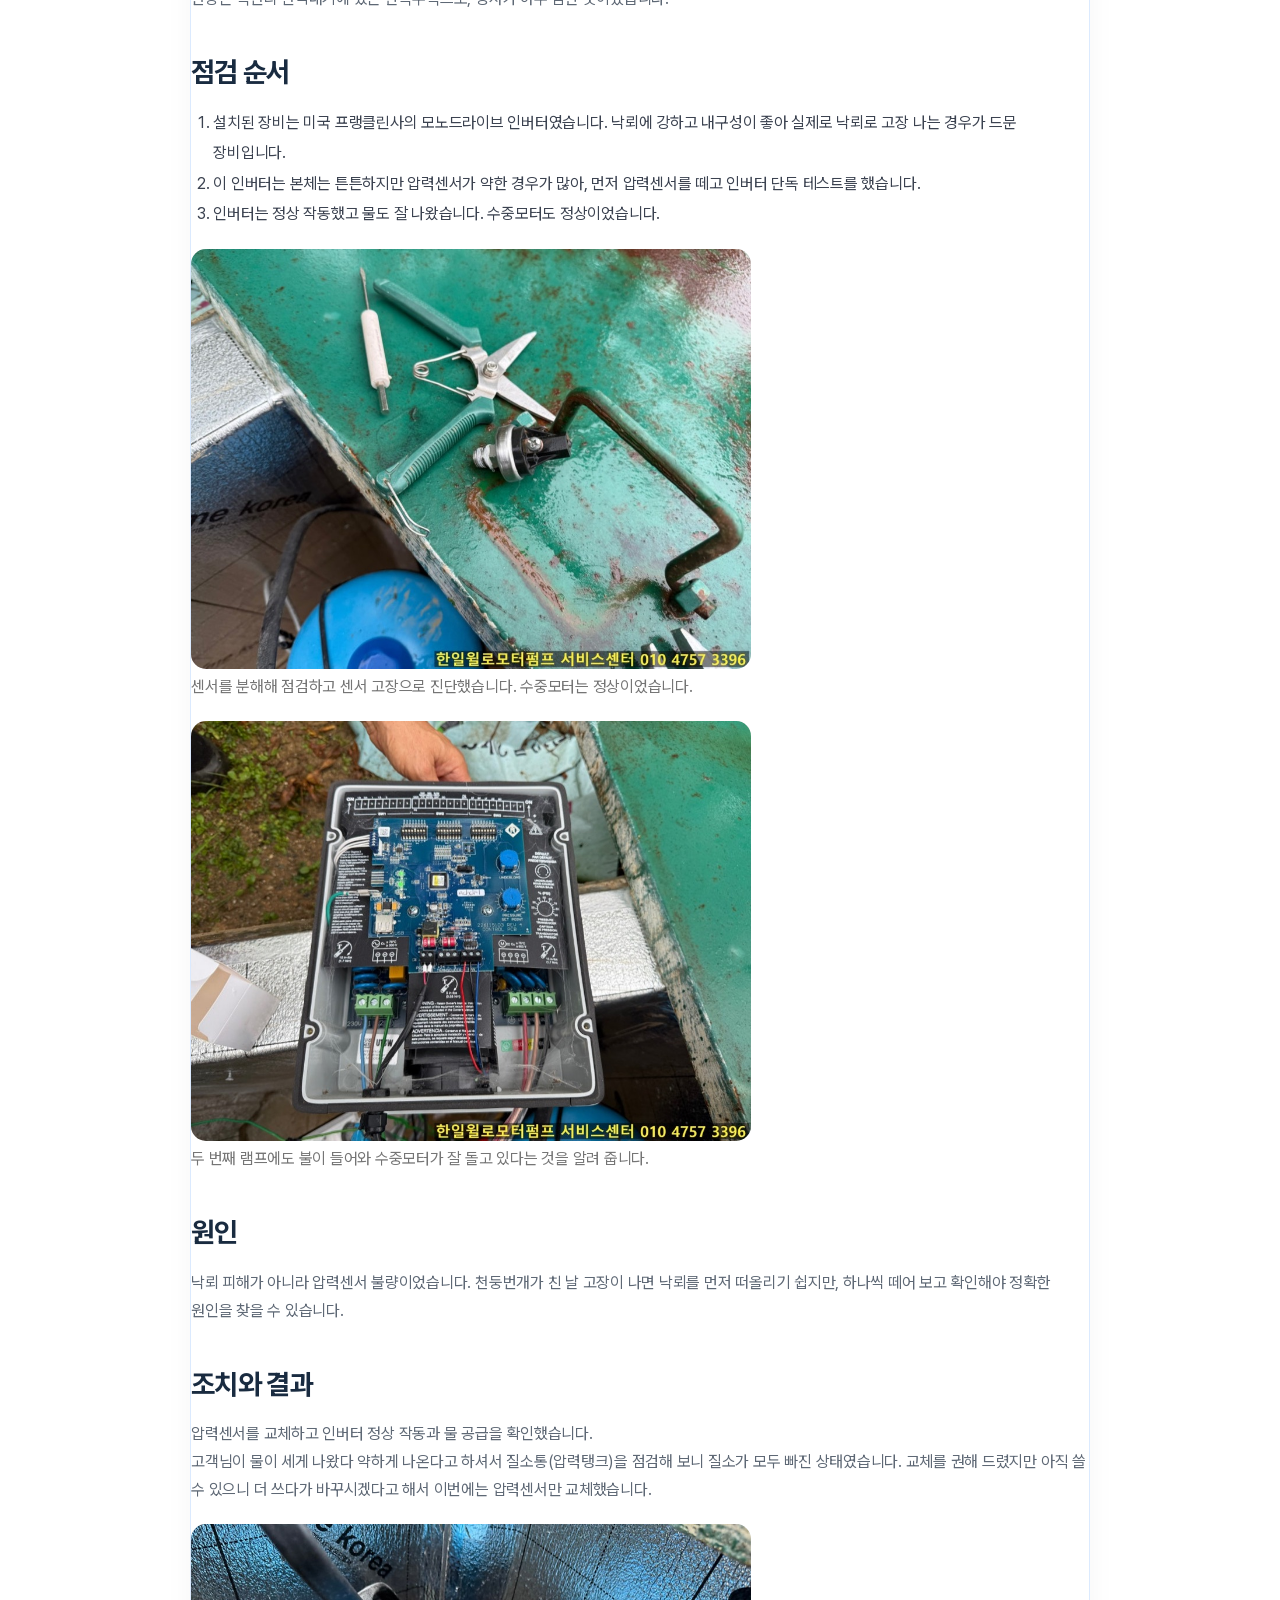
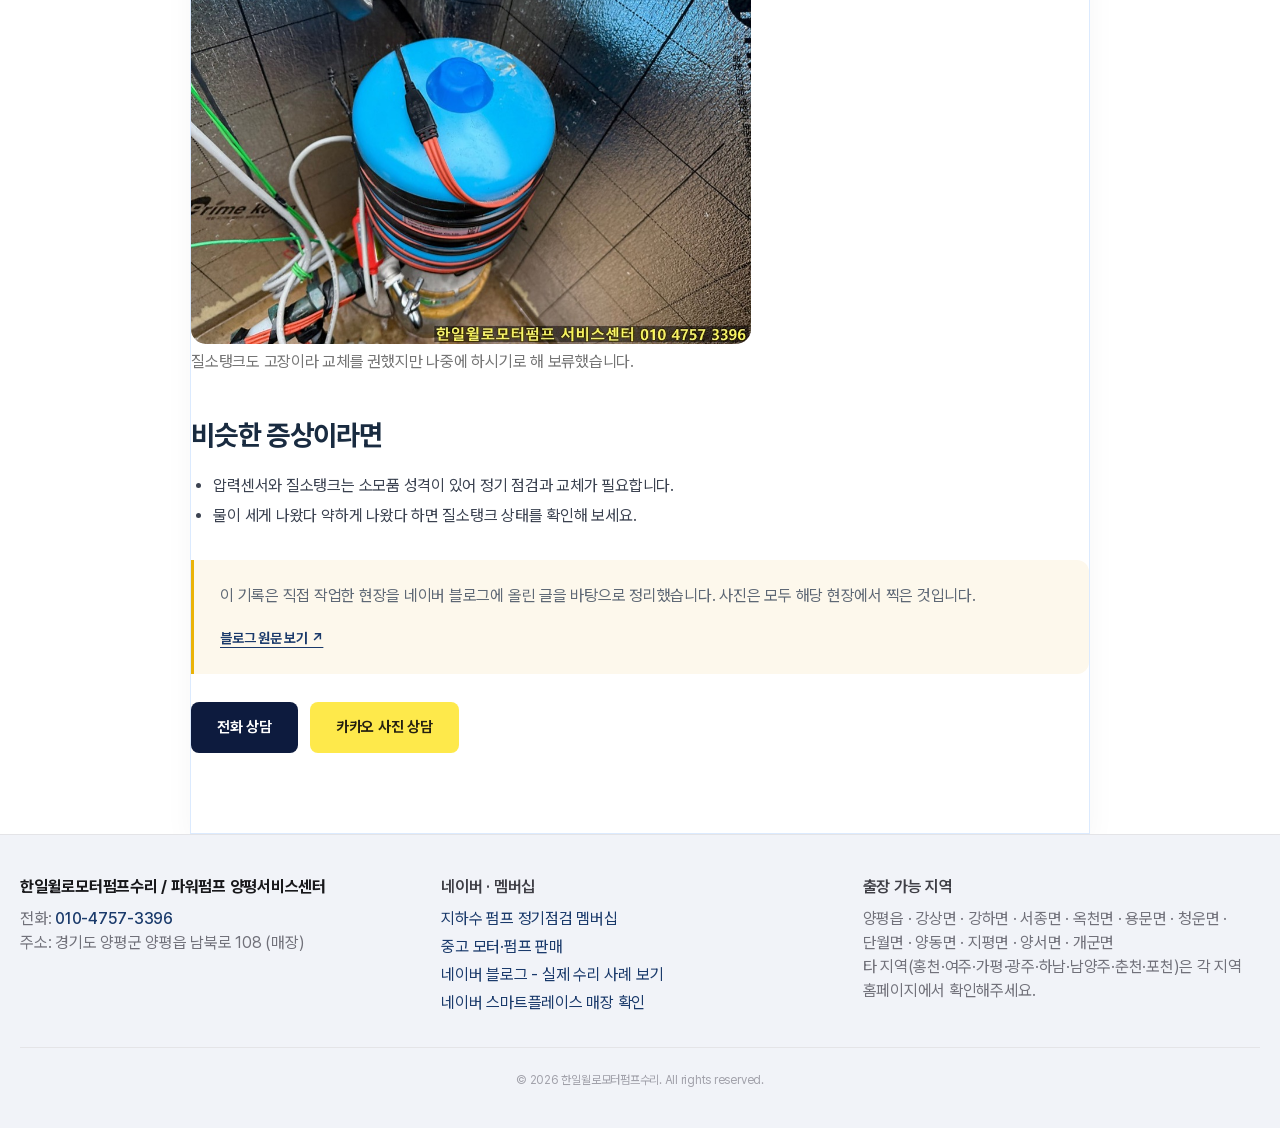
<file: cases/yangpyeong-baegan-monodrive-sensor/index.html>
<!doctype html><html lang="ko"><head><meta charset="utf-8"><meta name="viewport" content="width=device-width,initial-scale=1"><title>낙뢰인 줄 알았던 고장, 모노드라이브 압력센서 교체 | 양평 펌프 작업기록</title><meta name="description" content="양평군 양평읍 백안리 (산 위 단독주택) 현장. 낙뢰 피해가 아니라 압력센서 불량"><link rel="canonical" href="https://ypmotor-95.netlify.app/cases/yangpyeong-baegan-monodrive-sensor/"><meta name="robots" content="index,follow"><meta property="og:type" content="article"><meta property="og:title" content="낙뢰인 줄 알았던 고장, 모노드라이브 압력센서 교체 | 양평 펌프 작업기록"><meta property="og:description" content="양평군 양평읍 백안리 (산 위 단독주택) 현장. 낙뢰 피해가 아니라 압력센서 불량"><meta property="og:url" content="https://ypmotor-95.netlify.app/cases/yangpyeong-baegan-monodrive-sensor/"><meta property="og:image" content="https://ypmotor-95.netlify.app/images/media/yp-yangpyeong-baegan-monodrive-sensor-1.jpg"><meta property="og:locale" content="ko_KR"><link rel="stylesheet" href="/assets/css/utilities.css"><link rel="stylesheet" href="/assets/css/legacy.css"><link rel="stylesheet" href="/assets/css/hub.css"><link rel="stylesheet" href="/assets/css/yangpyeong-ui.css"><script type="application/ld+json">{"@context": "https://schema.org", "@type": "LocalBusiness", "name": "한일윌로모터펌프수리", "url": "https://ypmotor-95.netlify.app/", "telephone": "010-4757-3396", "address": {"@type": "PostalAddress", "streetAddress": "남북로 108", "addressLocality": "양평읍", "addressRegion": "경기도 양평군", "addressCountry": "KR"}, "areaServed": [{"@type": "AdministrativeArea", "name": "양평군 양평읍"}, {"@type": "AdministrativeArea", "name": "양평군 강상면"}, {"@type": "AdministrativeArea", "name": "양평군 강하면"}, {"@type": "AdministrativeArea", "name": "양평군 서종면"}, {"@type": "AdministrativeArea", "name": "양평군 옥천면"}, {"@type": "AdministrativeArea", "name": "양평군 용문면"}, {"@type": "AdministrativeArea", "name": "양평군 청운면"}, {"@type": "AdministrativeArea", "name": "양평군 단월면"}, {"@type": "AdministrativeArea", "name": "양평군 양동면"}, {"@type": "AdministrativeArea", "name": "양평군 지평면"}, {"@type": "AdministrativeArea", "name": "양평군 양서면"}, {"@type": "AdministrativeArea", "name": "양평군 개군면"}], "sameAs": ["https://blog.naver.com/sunwoo774"]}</script><script src="/analytics.js" defer></script><script defer src="/assets/js/hub.js"></script></head><body class="bg-white text-zinc-700 font-sans antialiased scrollable"><a class="hub-skip" href="#main">본문으로 건너뛰기</a><header id="header" class="glass-nav fixed top-0 left-0 right-0 z-50 bg-white/80 border-b border-zinc-200/60 transition-all duration-300">
    <div class="max-w-7xl mx-auto px-5 h-16 flex items-center justify-between">
      <a href="/#hero" class="flex flex-col" aria-label="홈으로 이동">
        <span class="text-lg font-bold text-zinc-900 leading-tight">한일윌로모터펌프수리</span>
        <span class="text-xs text-zinc-500 leading-tight">파워펌프 양평서비스센터</span>
      </a>
      <nav class="hidden lg:flex items-center gap-5" id="nav"><a href="/#section-problem">증상</a><a href="/#cases">실제 사례</a><a href="/#section-service">서비스</a><a href="/#areas">양평 지역</a><a href="/#section-price">출장비</a><a href="/membership/">멤버십</a><a href="/used-motors/">중고판매</a></nav>
      <div class="flex items-center gap-3">
        <a href="tel:010-4757-3396" class="btn btn-outline btn-sm hidden sm:inline-flex items-center gap-2 px-4 py-2 rounded-full bg-accent/10 text-accent text-base font-semibold hover:bg-zinc-100 transition-colors">010-4757-3396</a>
        <a href="https://pf.kakao.com/_FxaExan" target="_blank" rel="noopener" class="btn btn-secondary btn-sm hidden sm:inline-flex items-center gap-2 px-4 py-2 rounded-full kakao-button text-sm font-bold">카카오톡</a>
        <button id="hamburger" class="lg:hidden flex flex-col gap-1.5 p-2" aria-label="메뉴 열기" aria-controls="mDrawer" aria-expanded="false">
          <span class="w-5 h-0.5 bg-zinc-400 rounded transition-all"></span>
          <span class="w-5 h-0.5 bg-zinc-400 rounded transition-all"></span>
          <span class="w-4 h-0.5 bg-zinc-400 rounded transition-all"></span>
        </button>
      </div>
    </div>
    <div id="mobile-quick-nav" class="lg:hidden"></div>
    <div id="mBackdrop" class="m-backdrop"></div>
    <aside id="mDrawer" class="m-drawer" aria-label="전체 메뉴" inert>
      <div class="m-drawer-head"><span style="font-weight: 700; font-size: 18px;">메뉴</span><button id="mClose" aria-label="메뉴 닫기" class="m-drawer-close">×</button></div>
      <nav class="m-drawer-nav"><a href="/#section-problem">증상</a><a href="/#cases">실제 사례</a><a href="/#section-service">서비스</a><a href="/#areas">양평 지역</a><a href="/#section-price">출장비</a><a href="/membership/">멤버십</a><a href="/used-motors/">중고판매</a><a href="/#faq">FAQ</a></nav>
      <div class="m-drawer-cta"><a href="tel:010-4757-3396" class="m-cta-call">전화 상담</a><a href="https://pf.kakao.com/_FxaExan" target="_blank" rel="noopener" class="m-cta-kakao">카카오톡 상담</a></div>
    </aside>
  </header><main id="main"><article class="hub-detail hub-wrap"><a class="hub-link" href="/#cases">양평 작업 사례 ↗</a><h1>낙뢰인 줄 알았던 고장, 모노드라이브 압력센서 교체</h1><p class="hub-meta">경기도 양평군 양평읍 백안리 · 수중모터 + 프랭클린 모노드라이브</p><img src="/images/media/yp-yangpyeong-baegan-monodrive-sensor-1.jpg" alt="도착해 보니 윌로가 아닌 모노드라이브 인버터가 설치돼 있었습니다." width="960" height="720" loading="eager" decoding="async" fetchpriority="high"><dl class="hub-facts"><div><dt>지역</dt><dd>양평군 양평읍 백안리 (산 위 단독주택)</dd></div><div><dt>장비</dt><dd>프랭클린 모노드라이브 인버터 + 수중모터</dd></div><div><dt>증상</dt><dd>천둥번개가 심했던 새벽 뒤 차단기가 내려가 있었고, 다시 올려도 작동 안 함 (고객님은 낙뢰 의심)</dd></div><div><dt>점검</dt><dd>압력센서를 떼고 인버터 단독 테스트 → 인버터 정상, 물도 잘 나옴. 수중모터 정상</dd></div><div><dt>원인</dt><dd>낙뢰 피해가 아니라 압력센서 불량</dd></div><div><dt>조치</dt><dd>압력센서 교체. 질소통은 질소가 모두 빠져 교체를 권했으나 고객님 요청으로 보류</dd></div><div><dt>결과</dt><dd>인버터 정상 작동, 물 공급 정상화</dd></div></dl><h2>현장 상황</h2><p>8월 30일 새벽, 천둥번개가 심하게 치던 날이었습니다. 아침에 보니 차단기가 내려가 있어 다시 올렸는데도 작동이 안 된다며, 낙뢰를 맞은 것 같다고 긴급 출장을 요청하셨습니다.</p><p>현장은 백안리 산꼭대기에 있는 단독주택으로, 경사가 아주 심한 곳이었습니다.</p><h2>점검 순서</h2><ol style="list-style:decimal;margin:8px 0 20px;padding-left:1.4em;font-size:16px;line-height:1.9;color:#3b4250"><li>설치된 장비는 미국 프랭클린사의 모노드라이브 인버터였습니다. 낙뢰에 강하고 내구성이 좋아 실제로 낙뢰로 고장 나는 경우가 드문 장비입니다.</li><li>이 인버터는 본체는 튼튼하지만 압력센서가 약한 경우가 많아, 먼저 압력센서를 떼고 인버터 단독 테스트를 했습니다.</li><li>인버터는 정상 작동했고 물도 잘 나왔습니다. 수중모터도 정상이었습니다.</li></ol><img src="/images/media/yp-yangpyeong-baegan-monodrive-sensor-2.jpg" alt="센서를 분해해 점검하고 센서 고장으로 진단했습니다. 수중모터는 정상이었습니다." width="960" height="720" loading="lazy" decoding="async" style="max-height:420px;width:auto;max-width:100%;margin:20px 0 16px"><p class="hub-meta" style="margin:-12px 0 8px">센서를 분해해 점검하고 센서 고장으로 진단했습니다. 수중모터는 정상이었습니다.</p><img src="/images/media/yp-yangpyeong-baegan-monodrive-sensor-3.jpg" alt="두 번째 램프에도 불이 들어와 수중모터가 잘 돌고 있다는 것을 알려 줍니다." width="960" height="720" loading="lazy" decoding="async" style="max-height:420px;width:auto;max-width:100%;margin:20px 0 16px"><p class="hub-meta" style="margin:-12px 0 8px">두 번째 램프에도 불이 들어와 수중모터가 잘 돌고 있다는 것을 알려 줍니다.</p><h2>원인</h2><p>낙뢰 피해가 아니라 압력센서 불량이었습니다. 천둥번개가 친 날 고장이 나면 낙뢰를 먼저 떠올리기 쉽지만, 하나씩 떼어 보고 확인해야 정확한 원인을 찾을 수 있습니다.</p><h2>조치와 결과</h2><p>압력센서를 교체하고 인버터 정상 작동과 물 공급을 확인했습니다.</p><p>고객님이 물이 세게 나왔다 약하게 나온다고 하셔서 질소통(압력탱크)을 점검해 보니 질소가 모두 빠진 상태였습니다. 교체를 권해 드렸지만 아직 쓸 수 있으니 더 쓰다가 바꾸시겠다고 해서 이번에는 압력센서만 교체했습니다.</p><img src="/images/media/yp-yangpyeong-baegan-monodrive-sensor-4.jpg" alt="질소탱크도 고장이라 교체를 권했지만 나중에 하시기로 해 보류했습니다." width="960" height="720" loading="lazy" decoding="async" style="max-height:420px;width:auto;max-width:100%;margin:20px 0 16px"><p class="hub-meta" style="margin:-12px 0 8px">질소탱크도 고장이라 교체를 권했지만 나중에 하시기로 해 보류했습니다.</p><h2>비슷한 증상이라면</h2><ul style="list-style:disc;margin:8px 0 20px;padding-left:1.4em;font-size:16px;line-height:1.9;color:#3b4250"><li>압력센서와 질소탱크는 소모품 성격이 있어 정기 점검과 교체가 필요합니다.</li><li>물이 세게 나왔다 약하게 나왔다 하면 질소탱크 상태를 확인해 보세요.</li></ul><p class="hub-note">이 기록은 직접 작업한 현장을 네이버 블로그에 올린 글을 바탕으로 정리했습니다. 사진은 모두 해당 현장에서 찍은 것입니다. <a class="hub-link" href="https://blog.naver.com/sunwoo774/223989378081" target="_blank" rel="noopener">블로그 원문 보기 ↗</a></p><div class="hub-contact"><a class="hub-button primary" href="tel:010-4757-3396">전화 상담</a><a class="hub-button kakao" href="https://pf.kakao.com/_FxaExan" target="_blank" rel="noopener">카카오 사진 상담</a></div></article></main><footer class="border-t border-zinc-200 bg-zinc-50 py-10">
    <div class="max-w-7xl mx-auto px-5">
      <div class="grid grid-cols-1 md:grid-cols-3 gap-6 mb-8">
        <div>
          <p class="text-base font-bold text-zinc-900 mb-2">한일윌로모터펌프수리 / 파워펌프 양평서비스센터</p>
          <p class="text-base text-zinc-500">전화: <a href="tel:010-4757-3396" class="text-accent font-medium hover:text-accent-hover transition-colors">010-4757-3396</a></p>
          <p class="text-base text-zinc-500">주소: 경기도 양평군 양평읍 남북로 108 (매장)</p>
        </div>
        <div>
          <p class="text-base font-semibold text-zinc-700 mb-2">네이버 · 멤버십</p>
          <a href="/membership/" class="block text-base text-zinc-500 hover:text-accent transition-colors mb-1">지하수 펌프 정기점검 멤버십</a>
          <a href="/used-motors/" class="block text-base text-zinc-500 hover:text-accent transition-colors mb-1">중고 모터·펌프 판매</a>
          <a href="https://blog.naver.com/sunwoo774" target="_blank" rel="noopener" class="block text-base text-zinc-500 hover:text-[#03c75a] transition-colors mb-1">네이버 블로그 - 실제 수리 사례 보기</a>
          <a href="https://map.naver.com/p/search/%ED%95%9C%EC%9D%BC%EC%9C%8C%EB%A1%9C%EB%AA%A8%ED%84%B0%ED%8E%8C%ED%94%84%20%EC%96%91%ED%8F%89%20%EB%82%A8%EB%B6%81%EB%A1%9C%20108" target="_blank" rel="noopener" class="block text-base text-zinc-500 hover:text-[#03c75a] transition-colors">네이버 스마트플레이스 매장 확인</a>
        </div>
        <div>
          <p class="text-base font-semibold text-zinc-700 mb-2">출장 가능 지역</p>
          <p class="text-base text-zinc-500">양평읍 · 강상면 · 강하면 · 서종면 · 옥천면 · 용문면 · 청운면 · 단월면 · 양동면 · 지평면 · 양서면 · 개군면<br>타 지역(홍천·여주·가평·광주·하남·남양주·춘천·포천)은 각 지역 홈페이지에서 확인해주세요.</p>
        </div>
      </div>
      <div class="border-t border-zinc-200 pt-6">
        <p class="text-xs text-zinc-400 text-center">&copy; 2026 한일윌로모터펌프수리. All rights reserved.</p>
      </div>
    </div>
  </footer><nav class="hub-sticky" aria-label="빠른 문의"><a href="tel:010-4757-3396">전화 상담</a><a href="https://pf.kakao.com/_FxaExan" class="kakao" target="_blank" rel="noopener">카카오 상담</a></nav></body></html>
</file>
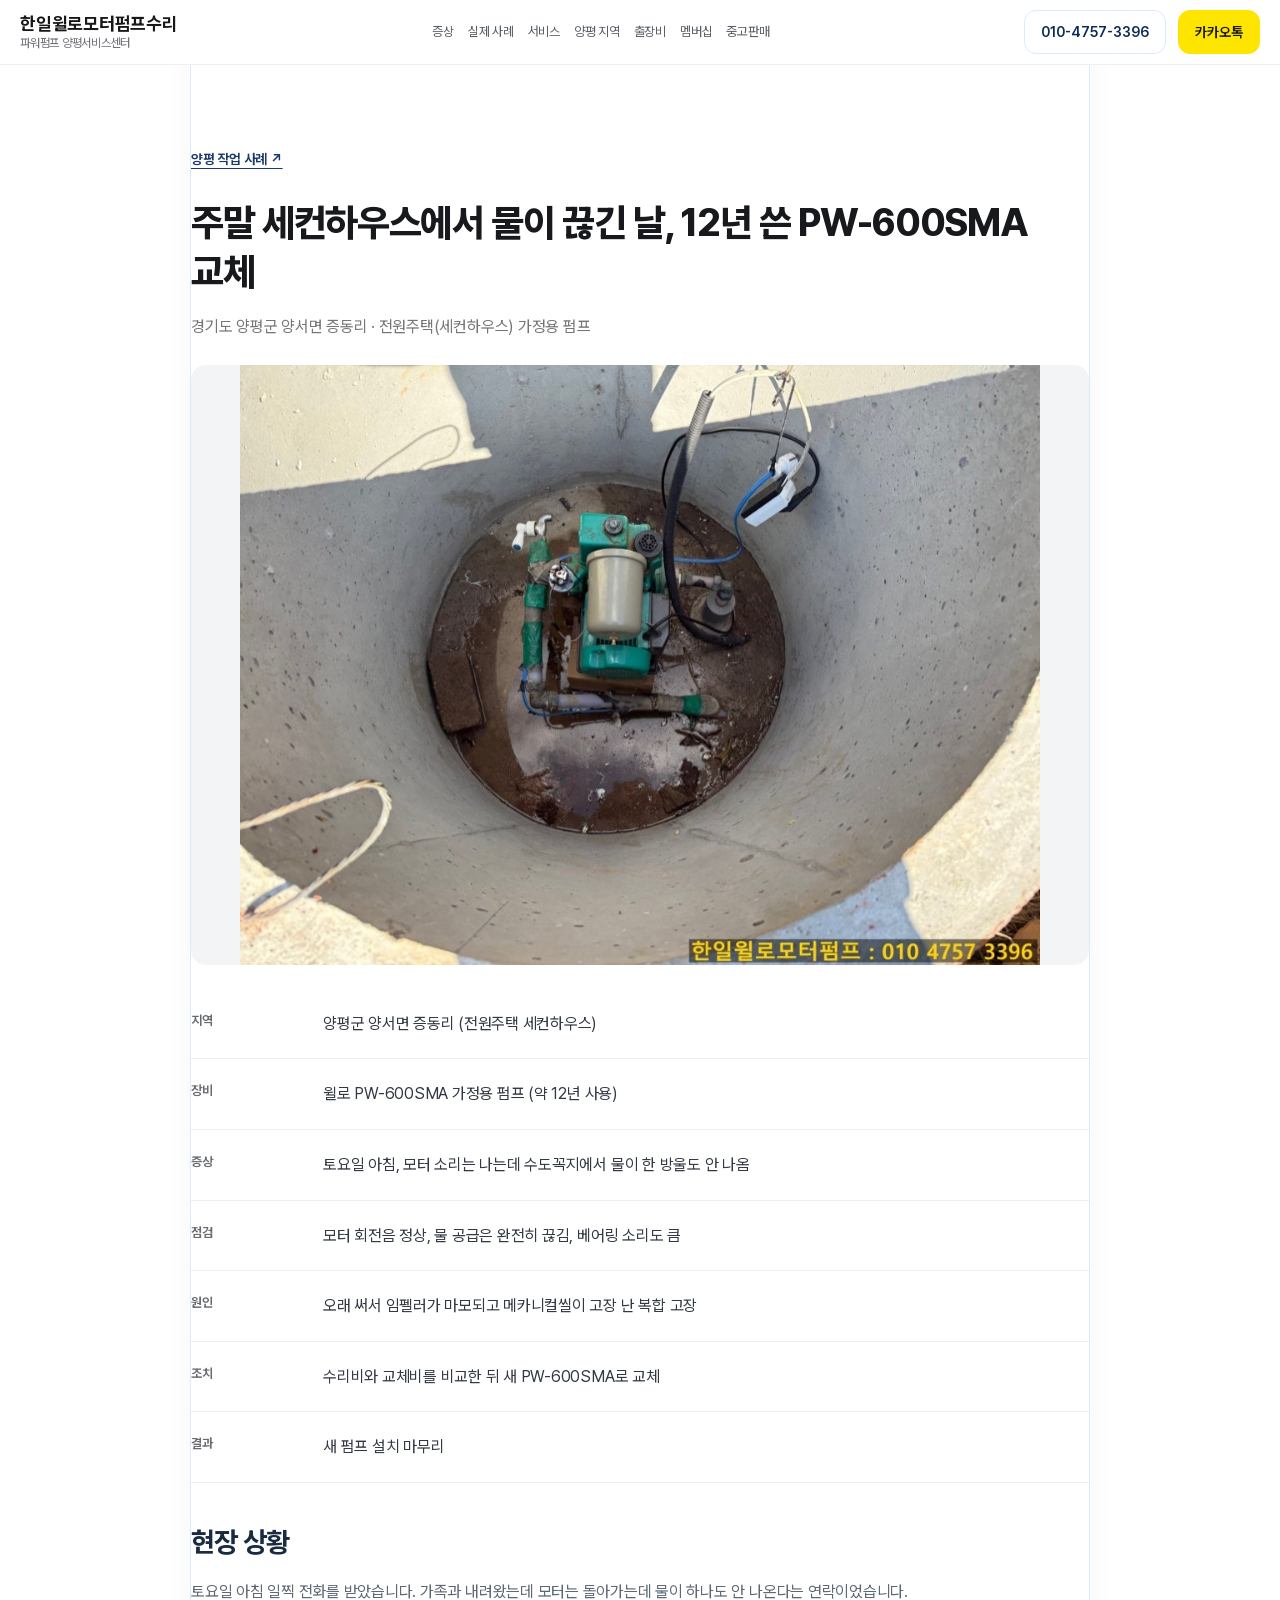
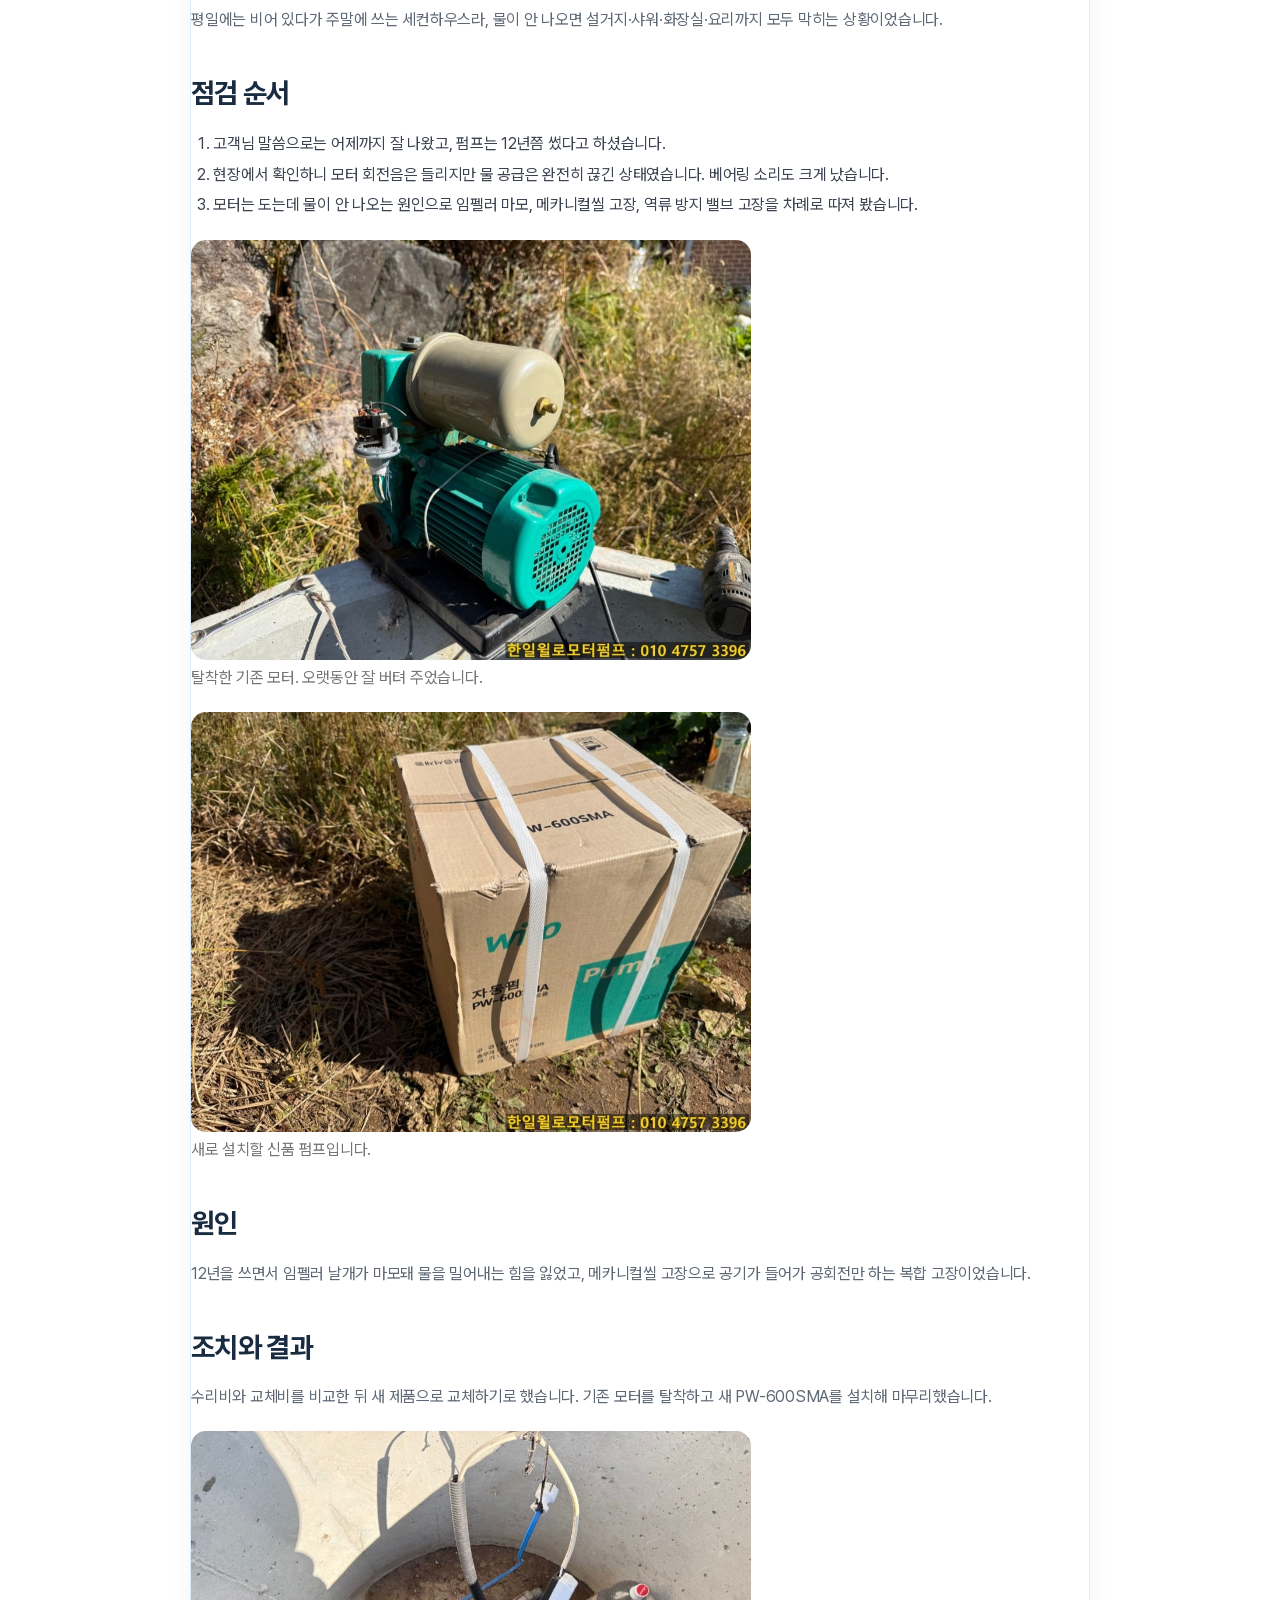
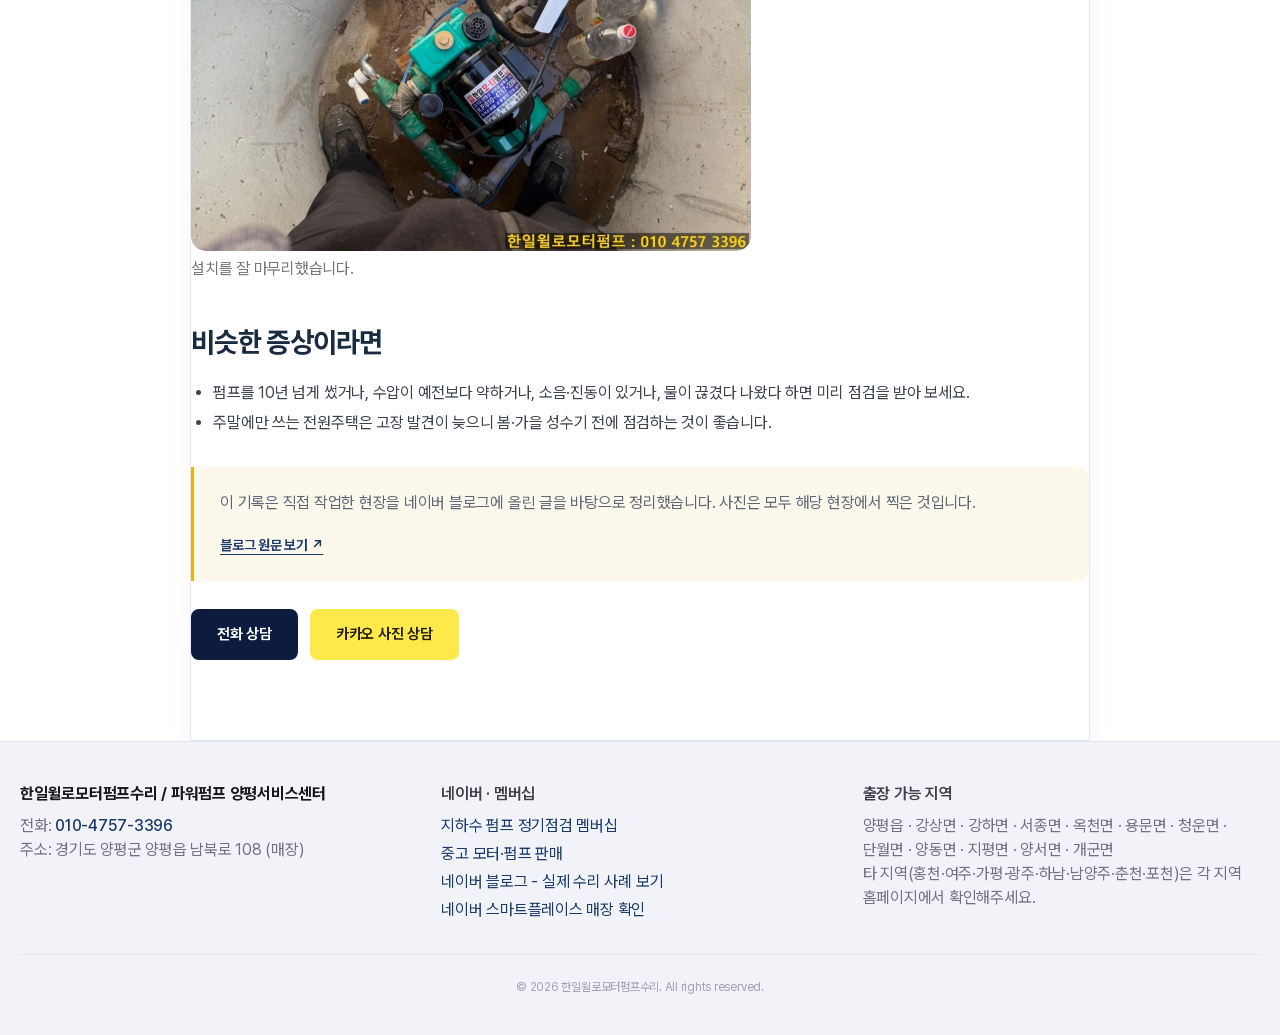
<file: cases/yangseo-jeungdong-pw600sma/index.html>
<!doctype html><html lang="ko"><head><meta charset="utf-8"><meta name="viewport" content="width=device-width,initial-scale=1"><title>주말 세컨하우스에서 물이 끊긴 날, 12년 쓴 PW-600SMA 교체 | 양평 펌프 작업기록</title><meta name="description" content="양평군 양서면 증동리 (전원주택 세컨하우스) 현장. 오래 써서 임펠러가 마모되고 메카니컬씰이 고장 난 복합 고장"><link rel="canonical" href="https://ypmotor-95.netlify.app/cases/yangseo-jeungdong-pw600sma/"><meta name="robots" content="index,follow"><meta property="og:type" content="article"><meta property="og:title" content="주말 세컨하우스에서 물이 끊긴 날, 12년 쓴 PW-600SMA 교체 | 양평 펌프 작업기록"><meta property="og:description" content="양평군 양서면 증동리 (전원주택 세컨하우스) 현장. 오래 써서 임펠러가 마모되고 메카니컬씰이 고장 난 복합 고장"><meta property="og:url" content="https://ypmotor-95.netlify.app/cases/yangseo-jeungdong-pw600sma/"><meta property="og:image" content="https://ypmotor-95.netlify.app/images/media/yp-yangseo-jeungdong-pw600sma-1.jpg"><meta property="og:locale" content="ko_KR"><link rel="stylesheet" href="/assets/css/utilities.css"><link rel="stylesheet" href="/assets/css/legacy.css"><link rel="stylesheet" href="/assets/css/hub.css"><link rel="stylesheet" href="/assets/css/yangpyeong-ui.css"><script type="application/ld+json">{"@context": "https://schema.org", "@type": "LocalBusiness", "name": "한일윌로모터펌프수리", "url": "https://ypmotor-95.netlify.app/", "telephone": "010-4757-3396", "address": {"@type": "PostalAddress", "streetAddress": "남북로 108", "addressLocality": "양평읍", "addressRegion": "경기도 양평군", "addressCountry": "KR"}, "areaServed": [{"@type": "AdministrativeArea", "name": "양평군 양평읍"}, {"@type": "AdministrativeArea", "name": "양평군 강상면"}, {"@type": "AdministrativeArea", "name": "양평군 강하면"}, {"@type": "AdministrativeArea", "name": "양평군 서종면"}, {"@type": "AdministrativeArea", "name": "양평군 옥천면"}, {"@type": "AdministrativeArea", "name": "양평군 용문면"}, {"@type": "AdministrativeArea", "name": "양평군 청운면"}, {"@type": "AdministrativeArea", "name": "양평군 단월면"}, {"@type": "AdministrativeArea", "name": "양평군 양동면"}, {"@type": "AdministrativeArea", "name": "양평군 지평면"}, {"@type": "AdministrativeArea", "name": "양평군 양서면"}, {"@type": "AdministrativeArea", "name": "양평군 개군면"}], "sameAs": ["https://blog.naver.com/sunwoo774"]}</script><script src="/analytics.js" defer></script><script defer src="/assets/js/hub.js"></script></head><body class="bg-white text-zinc-700 font-sans antialiased scrollable"><a class="hub-skip" href="#main">본문으로 건너뛰기</a><header id="header" class="glass-nav fixed top-0 left-0 right-0 z-50 bg-white/80 border-b border-zinc-200/60 transition-all duration-300">
    <div class="max-w-7xl mx-auto px-5 h-16 flex items-center justify-between">
      <a href="/#hero" class="flex flex-col" aria-label="홈으로 이동">
        <span class="text-lg font-bold text-zinc-900 leading-tight">한일윌로모터펌프수리</span>
        <span class="text-xs text-zinc-500 leading-tight">파워펌프 양평서비스센터</span>
      </a>
      <nav class="hidden lg:flex items-center gap-5" id="nav"><a href="/#section-problem">증상</a><a href="/#cases">실제 사례</a><a href="/#section-service">서비스</a><a href="/#areas">양평 지역</a><a href="/#section-price">출장비</a><a href="/membership/">멤버십</a><a href="/used-motors/">중고판매</a></nav>
      <div class="flex items-center gap-3">
        <a href="tel:010-4757-3396" class="btn btn-outline btn-sm hidden sm:inline-flex items-center gap-2 px-4 py-2 rounded-full bg-accent/10 text-accent text-base font-semibold hover:bg-zinc-100 transition-colors">010-4757-3396</a>
        <a href="https://pf.kakao.com/_FxaExan" target="_blank" rel="noopener" class="btn btn-secondary btn-sm hidden sm:inline-flex items-center gap-2 px-4 py-2 rounded-full kakao-button text-sm font-bold">카카오톡</a>
        <button id="hamburger" class="lg:hidden flex flex-col gap-1.5 p-2" aria-label="메뉴 열기" aria-controls="mDrawer" aria-expanded="false">
          <span class="w-5 h-0.5 bg-zinc-400 rounded transition-all"></span>
          <span class="w-5 h-0.5 bg-zinc-400 rounded transition-all"></span>
          <span class="w-4 h-0.5 bg-zinc-400 rounded transition-all"></span>
        </button>
      </div>
    </div>
    <div id="mobile-quick-nav" class="lg:hidden"></div>
    <div id="mBackdrop" class="m-backdrop"></div>
    <aside id="mDrawer" class="m-drawer" aria-label="전체 메뉴" inert>
      <div class="m-drawer-head"><span style="font-weight: 700; font-size: 18px;">메뉴</span><button id="mClose" aria-label="메뉴 닫기" class="m-drawer-close">×</button></div>
      <nav class="m-drawer-nav"><a href="/#section-problem">증상</a><a href="/#cases">실제 사례</a><a href="/#section-service">서비스</a><a href="/#areas">양평 지역</a><a href="/#section-price">출장비</a><a href="/membership/">멤버십</a><a href="/used-motors/">중고판매</a><a href="/#faq">FAQ</a></nav>
      <div class="m-drawer-cta"><a href="tel:010-4757-3396" class="m-cta-call">전화 상담</a><a href="https://pf.kakao.com/_FxaExan" target="_blank" rel="noopener" class="m-cta-kakao">카카오톡 상담</a></div>
    </aside>
  </header><main id="main"><article class="hub-detail hub-wrap"><a class="hub-link" href="/#cases">양평 작업 사례 ↗</a><h1>주말 세컨하우스에서 물이 끊긴 날, 12년 쓴 PW-600SMA 교체</h1><p class="hub-meta">경기도 양평군 양서면 증동리 · 전원주택(세컨하우스) 가정용 펌프</p><img src="/images/media/yp-yangseo-jeungdong-pw600sma-1.jpg" alt="12년간 사용한 윌로 PW-600SMA 가정용 펌프입니다." width="960" height="720" loading="eager" decoding="async" fetchpriority="high"><dl class="hub-facts"><div><dt>지역</dt><dd>양평군 양서면 증동리 (전원주택 세컨하우스)</dd></div><div><dt>장비</dt><dd>윌로 PW-600SMA 가정용 펌프 (약 12년 사용)</dd></div><div><dt>증상</dt><dd>토요일 아침, 모터 소리는 나는데 수도꼭지에서 물이 한 방울도 안 나옴</dd></div><div><dt>점검</dt><dd>모터 회전음 정상, 물 공급은 완전히 끊김, 베어링 소리도 큼</dd></div><div><dt>원인</dt><dd>오래 써서 임펠러가 마모되고 메카니컬씰이 고장 난 복합 고장</dd></div><div><dt>조치</dt><dd>수리비와 교체비를 비교한 뒤 새 PW-600SMA로 교체</dd></div><div><dt>결과</dt><dd>새 펌프 설치 마무리</dd></div></dl><h2>현장 상황</h2><p>토요일 아침 일찍 전화를 받았습니다. 가족과 내려왔는데 모터는 돌아가는데 물이 하나도 안 나온다는 연락이었습니다.</p><p>평일에는 비어 있다가 주말에 쓰는 세컨하우스라, 물이 안 나오면 설거지·샤워·화장실·요리까지 모두 막히는 상황이었습니다.</p><h2>점검 순서</h2><ol style="list-style:decimal;margin:8px 0 20px;padding-left:1.4em;font-size:16px;line-height:1.9;color:#3b4250"><li>고객님 말씀으로는 어제까지 잘 나왔고, 펌프는 12년쯤 썼다고 하셨습니다.</li><li>현장에서 확인하니 모터 회전음은 들리지만 물 공급은 완전히 끊긴 상태였습니다. 베어링 소리도 크게 났습니다.</li><li>모터는 도는데 물이 안 나오는 원인으로 임펠러 마모, 메카니컬씰 고장, 역류 방지 밸브 고장을 차례로 따져 봤습니다.</li></ol><img src="/images/media/yp-yangseo-jeungdong-pw600sma-2.jpg" alt="탈착한 기존 모터. 오랫동안 잘 버텨 주었습니다." width="960" height="720" loading="lazy" decoding="async" style="max-height:420px;width:auto;max-width:100%;margin:20px 0 16px"><p class="hub-meta" style="margin:-12px 0 8px">탈착한 기존 모터. 오랫동안 잘 버텨 주었습니다.</p><img src="/images/media/yp-yangseo-jeungdong-pw600sma-3.jpg" alt="새로 설치할 신품 펌프입니다." width="960" height="720" loading="lazy" decoding="async" style="max-height:420px;width:auto;max-width:100%;margin:20px 0 16px"><p class="hub-meta" style="margin:-12px 0 8px">새로 설치할 신품 펌프입니다.</p><h2>원인</h2><p>12년을 쓰면서 임펠러 날개가 마모돼 물을 밀어내는 힘을 잃었고, 메카니컬씰 고장으로 공기가 들어가 공회전만 하는 복합 고장이었습니다.</p><h2>조치와 결과</h2><p>수리비와 교체비를 비교한 뒤 새 제품으로 교체하기로 했습니다. 기존 모터를 탈착하고 새 PW-600SMA를 설치해 마무리했습니다.</p><img src="/images/media/yp-yangseo-jeungdong-pw600sma-4.jpg" alt="설치를 잘 마무리했습니다." width="960" height="720" loading="lazy" decoding="async" style="max-height:420px;width:auto;max-width:100%;margin:20px 0 16px"><p class="hub-meta" style="margin:-12px 0 8px">설치를 잘 마무리했습니다.</p><h2>비슷한 증상이라면</h2><ul style="list-style:disc;margin:8px 0 20px;padding-left:1.4em;font-size:16px;line-height:1.9;color:#3b4250"><li>펌프를 10년 넘게 썼거나, 수압이 예전보다 약하거나, 소음·진동이 있거나, 물이 끊겼다 나왔다 하면 미리 점검을 받아 보세요.</li><li>주말에만 쓰는 전원주택은 고장 발견이 늦으니 봄·가을 성수기 전에 점검하는 것이 좋습니다.</li></ul><p class="hub-note">이 기록은 직접 작업한 현장을 네이버 블로그에 올린 글을 바탕으로 정리했습니다. 사진은 모두 해당 현장에서 찍은 것입니다. <a class="hub-link" href="https://blog.naver.com/sunwoo774/224077888837" target="_blank" rel="noopener">블로그 원문 보기 ↗</a></p><div class="hub-contact"><a class="hub-button primary" href="tel:010-4757-3396">전화 상담</a><a class="hub-button kakao" href="https://pf.kakao.com/_FxaExan" target="_blank" rel="noopener">카카오 사진 상담</a></div></article></main><footer class="border-t border-zinc-200 bg-zinc-50 py-10">
    <div class="max-w-7xl mx-auto px-5">
      <div class="grid grid-cols-1 md:grid-cols-3 gap-6 mb-8">
        <div>
          <p class="text-base font-bold text-zinc-900 mb-2">한일윌로모터펌프수리 / 파워펌프 양평서비스센터</p>
          <p class="text-base text-zinc-500">전화: <a href="tel:010-4757-3396" class="text-accent font-medium hover:text-accent-hover transition-colors">010-4757-3396</a></p>
          <p class="text-base text-zinc-500">주소: 경기도 양평군 양평읍 남북로 108 (매장)</p>
        </div>
        <div>
          <p class="text-base font-semibold text-zinc-700 mb-2">네이버 · 멤버십</p>
          <a href="/membership/" class="block text-base text-zinc-500 hover:text-accent transition-colors mb-1">지하수 펌프 정기점검 멤버십</a>
          <a href="/used-motors/" class="block text-base text-zinc-500 hover:text-accent transition-colors mb-1">중고 모터·펌프 판매</a>
          <a href="https://blog.naver.com/sunwoo774" target="_blank" rel="noopener" class="block text-base text-zinc-500 hover:text-[#03c75a] transition-colors mb-1">네이버 블로그 - 실제 수리 사례 보기</a>
          <a href="https://map.naver.com/p/search/%ED%95%9C%EC%9D%BC%EC%9C%8C%EB%A1%9C%EB%AA%A8%ED%84%B0%ED%8E%8C%ED%94%84%20%EC%96%91%ED%8F%89%20%EB%82%A8%EB%B6%81%EB%A1%9C%20108" target="_blank" rel="noopener" class="block text-base text-zinc-500 hover:text-[#03c75a] transition-colors">네이버 스마트플레이스 매장 확인</a>
        </div>
        <div>
          <p class="text-base font-semibold text-zinc-700 mb-2">출장 가능 지역</p>
          <p class="text-base text-zinc-500">양평읍 · 강상면 · 강하면 · 서종면 · 옥천면 · 용문면 · 청운면 · 단월면 · 양동면 · 지평면 · 양서면 · 개군면<br>타 지역(홍천·여주·가평·광주·하남·남양주·춘천·포천)은 각 지역 홈페이지에서 확인해주세요.</p>
        </div>
      </div>
      <div class="border-t border-zinc-200 pt-6">
        <p class="text-xs text-zinc-400 text-center">&copy; 2026 한일윌로모터펌프수리. All rights reserved.</p>
      </div>
    </div>
  </footer><nav class="hub-sticky" aria-label="빠른 문의"><a href="tel:010-4757-3396">전화 상담</a><a href="https://pf.kakao.com/_FxaExan" class="kakao" target="_blank" rel="noopener">카카오 상담</a></nav></body></html>
</file>
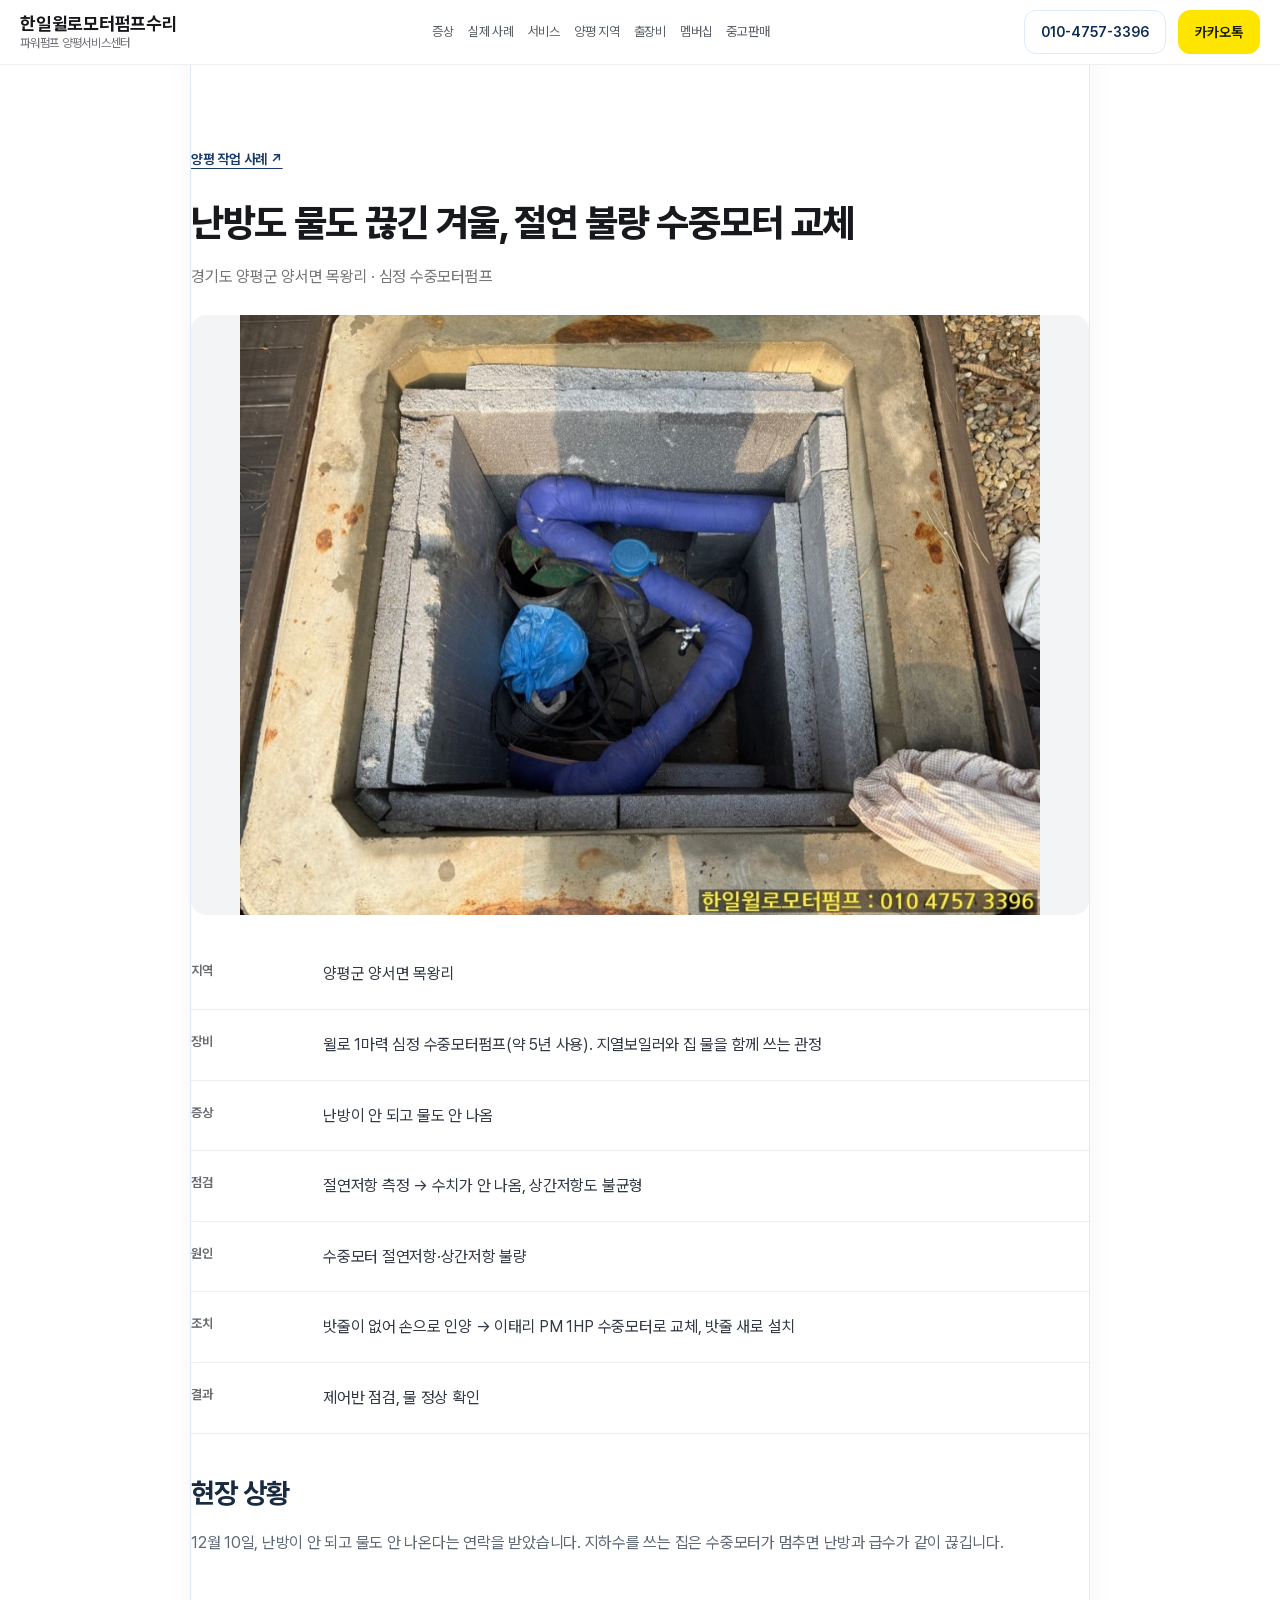
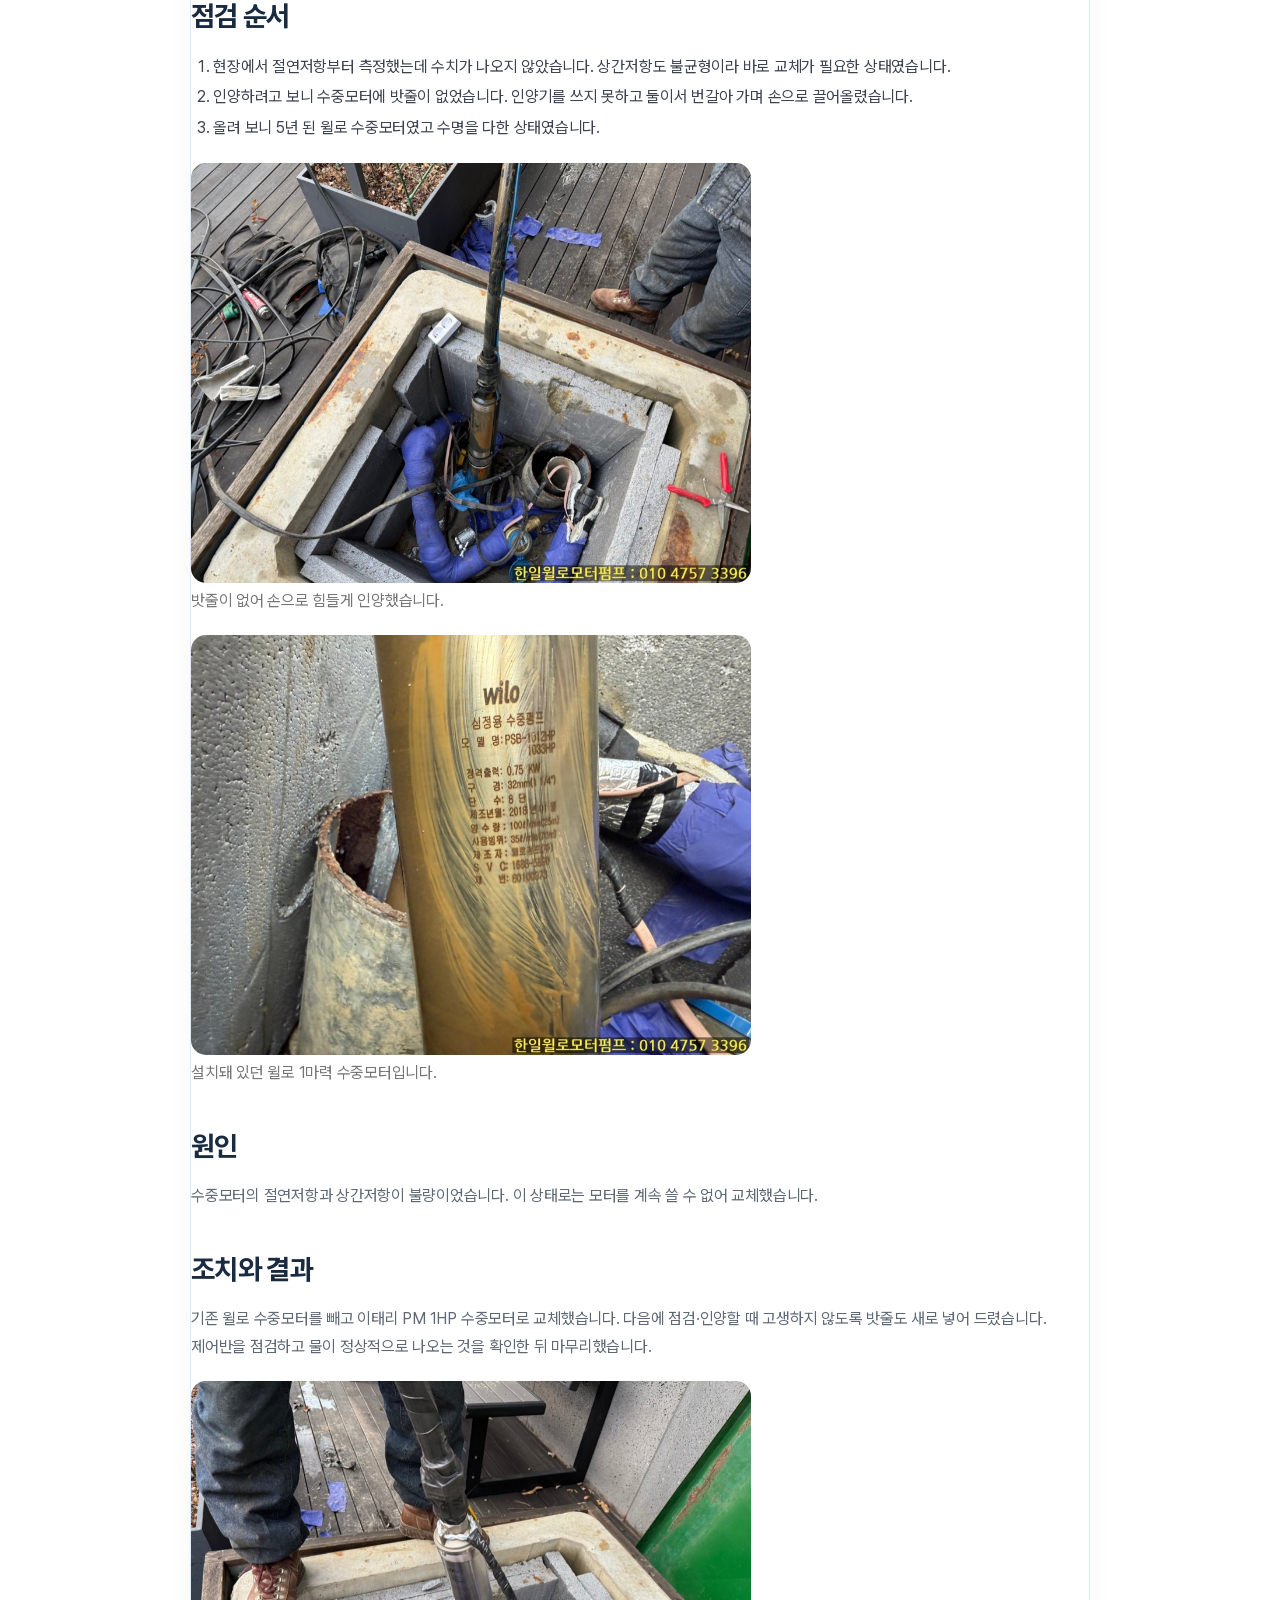
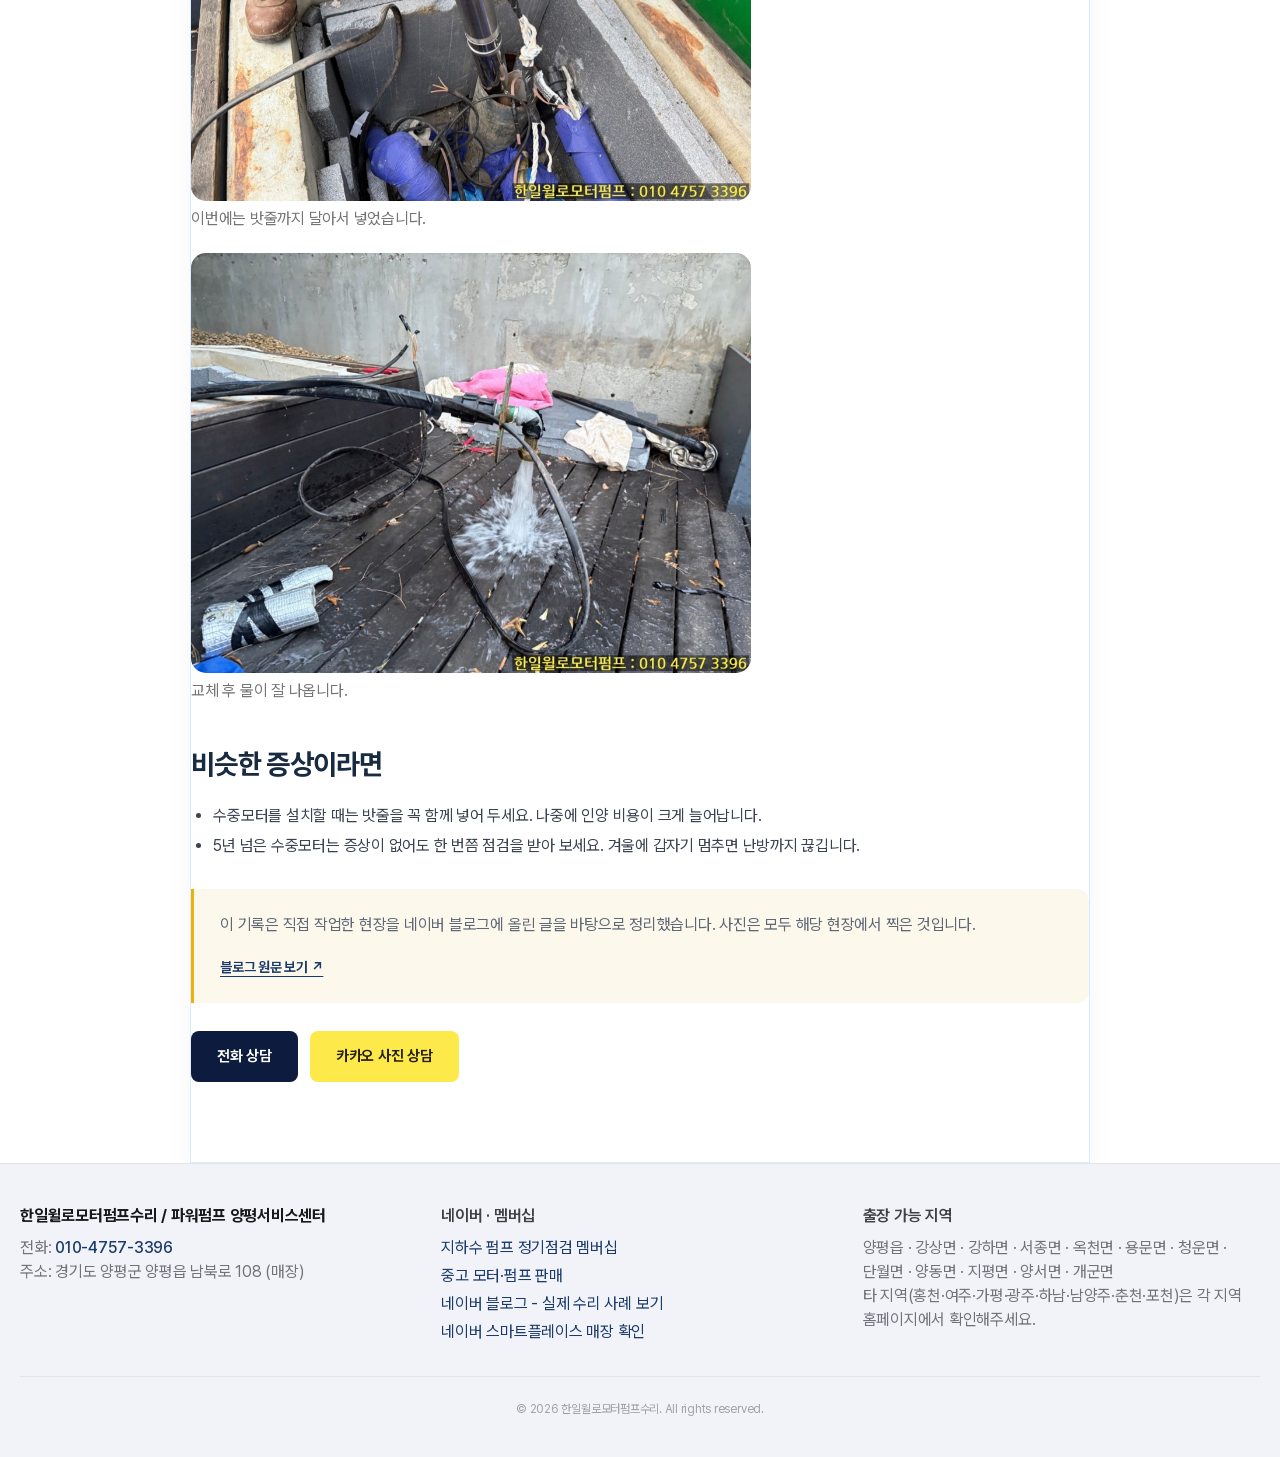
<file: cases/yangseo-mokwang-pm-motor/index.html>
<!doctype html><html lang="ko"><head><meta charset="utf-8"><meta name="viewport" content="width=device-width,initial-scale=1"><title>난방도 물도 끊긴 겨울, 절연 불량 수중모터 교체 | 양평 펌프 작업기록</title><meta name="description" content="양평군 양서면 목왕리 현장. 수중모터 절연저항·상간저항 불량"><link rel="canonical" href="https://ypmotor-95.netlify.app/cases/yangseo-mokwang-pm-motor/"><meta name="robots" content="index,follow"><meta property="og:type" content="article"><meta property="og:title" content="난방도 물도 끊긴 겨울, 절연 불량 수중모터 교체 | 양평 펌프 작업기록"><meta property="og:description" content="양평군 양서면 목왕리 현장. 수중모터 절연저항·상간저항 불량"><meta property="og:url" content="https://ypmotor-95.netlify.app/cases/yangseo-mokwang-pm-motor/"><meta property="og:image" content="https://ypmotor-95.netlify.app/images/media/yp-yangseo-mokwang-pm-motor-1.jpg"><meta property="og:locale" content="ko_KR"><link rel="stylesheet" href="/assets/css/utilities.css"><link rel="stylesheet" href="/assets/css/legacy.css"><link rel="stylesheet" href="/assets/css/hub.css"><link rel="stylesheet" href="/assets/css/yangpyeong-ui.css"><script type="application/ld+json">{"@context": "https://schema.org", "@type": "LocalBusiness", "name": "한일윌로모터펌프수리", "url": "https://ypmotor-95.netlify.app/", "telephone": "010-4757-3396", "address": {"@type": "PostalAddress", "streetAddress": "남북로 108", "addressLocality": "양평읍", "addressRegion": "경기도 양평군", "addressCountry": "KR"}, "areaServed": [{"@type": "AdministrativeArea", "name": "양평군 양평읍"}, {"@type": "AdministrativeArea", "name": "양평군 강상면"}, {"@type": "AdministrativeArea", "name": "양평군 강하면"}, {"@type": "AdministrativeArea", "name": "양평군 서종면"}, {"@type": "AdministrativeArea", "name": "양평군 옥천면"}, {"@type": "AdministrativeArea", "name": "양평군 용문면"}, {"@type": "AdministrativeArea", "name": "양평군 청운면"}, {"@type": "AdministrativeArea", "name": "양평군 단월면"}, {"@type": "AdministrativeArea", "name": "양평군 양동면"}, {"@type": "AdministrativeArea", "name": "양평군 지평면"}, {"@type": "AdministrativeArea", "name": "양평군 양서면"}, {"@type": "AdministrativeArea", "name": "양평군 개군면"}], "sameAs": ["https://blog.naver.com/sunwoo774"]}</script><script src="/analytics.js" defer></script><script defer src="/assets/js/hub.js"></script></head><body class="bg-white text-zinc-700 font-sans antialiased scrollable"><a class="hub-skip" href="#main">본문으로 건너뛰기</a><header id="header" class="glass-nav fixed top-0 left-0 right-0 z-50 bg-white/80 border-b border-zinc-200/60 transition-all duration-300">
    <div class="max-w-7xl mx-auto px-5 h-16 flex items-center justify-between">
      <a href="/#hero" class="flex flex-col" aria-label="홈으로 이동">
        <span class="text-lg font-bold text-zinc-900 leading-tight">한일윌로모터펌프수리</span>
        <span class="text-xs text-zinc-500 leading-tight">파워펌프 양평서비스센터</span>
      </a>
      <nav class="hidden lg:flex items-center gap-5" id="nav"><a href="/#section-problem">증상</a><a href="/#cases">실제 사례</a><a href="/#section-service">서비스</a><a href="/#areas">양평 지역</a><a href="/#section-price">출장비</a><a href="/membership/">멤버십</a><a href="/used-motors/">중고판매</a></nav>
      <div class="flex items-center gap-3">
        <a href="tel:010-4757-3396" class="btn btn-outline btn-sm hidden sm:inline-flex items-center gap-2 px-4 py-2 rounded-full bg-accent/10 text-accent text-base font-semibold hover:bg-zinc-100 transition-colors">010-4757-3396</a>
        <a href="https://pf.kakao.com/_FxaExan" target="_blank" rel="noopener" class="btn btn-secondary btn-sm hidden sm:inline-flex items-center gap-2 px-4 py-2 rounded-full kakao-button text-sm font-bold">카카오톡</a>
        <button id="hamburger" class="lg:hidden flex flex-col gap-1.5 p-2" aria-label="메뉴 열기" aria-controls="mDrawer" aria-expanded="false">
          <span class="w-5 h-0.5 bg-zinc-400 rounded transition-all"></span>
          <span class="w-5 h-0.5 bg-zinc-400 rounded transition-all"></span>
          <span class="w-4 h-0.5 bg-zinc-400 rounded transition-all"></span>
        </button>
      </div>
    </div>
    <div id="mobile-quick-nav" class="lg:hidden"></div>
    <div id="mBackdrop" class="m-backdrop"></div>
    <aside id="mDrawer" class="m-drawer" aria-label="전체 메뉴" inert>
      <div class="m-drawer-head"><span style="font-weight: 700; font-size: 18px;">메뉴</span><button id="mClose" aria-label="메뉴 닫기" class="m-drawer-close">×</button></div>
      <nav class="m-drawer-nav"><a href="/#section-problem">증상</a><a href="/#cases">실제 사례</a><a href="/#section-service">서비스</a><a href="/#areas">양평 지역</a><a href="/#section-price">출장비</a><a href="/membership/">멤버십</a><a href="/used-motors/">중고판매</a><a href="/#faq">FAQ</a></nav>
      <div class="m-drawer-cta"><a href="tel:010-4757-3396" class="m-cta-call">전화 상담</a><a href="https://pf.kakao.com/_FxaExan" target="_blank" rel="noopener" class="m-cta-kakao">카카오톡 상담</a></div>
    </aside>
  </header><main id="main"><article class="hub-detail hub-wrap"><a class="hub-link" href="/#cases">양평 작업 사례 ↗</a><h1>난방도 물도 끊긴 겨울, 절연 불량 수중모터 교체</h1><p class="hub-meta">경기도 양평군 양서면 목왕리 · 심정 수중모터펌프</p><img src="/images/media/yp-yangseo-mokwang-pm-motor-1.jpg" alt="지열보일러와 집 물을 함께 쓰는 관정 내부입니다." width="960" height="720" loading="eager" decoding="async" fetchpriority="high"><dl class="hub-facts"><div><dt>지역</dt><dd>양평군 양서면 목왕리</dd></div><div><dt>장비</dt><dd>윌로 1마력 심정 수중모터펌프(약 5년 사용). 지열보일러와 집 물을 함께 쓰는 관정</dd></div><div><dt>증상</dt><dd>난방이 안 되고 물도 안 나옴</dd></div><div><dt>점검</dt><dd>절연저항 측정 → 수치가 안 나옴, 상간저항도 불균형</dd></div><div><dt>원인</dt><dd>수중모터 절연저항·상간저항 불량</dd></div><div><dt>조치</dt><dd>밧줄이 없어 손으로 인양 → 이태리 PM 1HP 수중모터로 교체, 밧줄 새로 설치</dd></div><div><dt>결과</dt><dd>제어반 점검, 물 정상 확인</dd></div></dl><h2>현장 상황</h2><p>12월 10일, 난방이 안 되고 물도 안 나온다는 연락을 받았습니다. 지하수를 쓰는 집은 수중모터가 멈추면 난방과 급수가 같이 끊깁니다.</p><h2>점검 순서</h2><ol style="list-style:decimal;margin:8px 0 20px;padding-left:1.4em;font-size:16px;line-height:1.9;color:#3b4250"><li>현장에서 절연저항부터 측정했는데 수치가 나오지 않았습니다. 상간저항도 불균형이라 바로 교체가 필요한 상태였습니다.</li><li>인양하려고 보니 수중모터에 밧줄이 없었습니다. 인양기를 쓰지 못하고 둘이서 번갈아 가며 손으로 끌어올렸습니다.</li><li>올려 보니 5년 된 윌로 수중모터였고 수명을 다한 상태였습니다.</li></ol><img src="/images/media/yp-yangseo-mokwang-pm-motor-2.jpg" alt="밧줄이 없어 손으로 힘들게 인양했습니다." width="960" height="720" loading="lazy" decoding="async" style="max-height:420px;width:auto;max-width:100%;margin:20px 0 16px"><p class="hub-meta" style="margin:-12px 0 8px">밧줄이 없어 손으로 힘들게 인양했습니다.</p><img src="/images/media/yp-yangseo-mokwang-pm-motor-3.jpg" alt="설치돼 있던 윌로 1마력 수중모터입니다." width="960" height="720" loading="lazy" decoding="async" style="max-height:420px;width:auto;max-width:100%;margin:20px 0 16px"><p class="hub-meta" style="margin:-12px 0 8px">설치돼 있던 윌로 1마력 수중모터입니다.</p><h2>원인</h2><p>수중모터의 절연저항과 상간저항이 불량이었습니다. 이 상태로는 모터를 계속 쓸 수 없어 교체했습니다.</p><h2>조치와 결과</h2><p>기존 윌로 수중모터를 빼고 이태리 PM 1HP 수중모터로 교체했습니다. 다음에 점검·인양할 때 고생하지 않도록 밧줄도 새로 넣어 드렸습니다.</p><p>제어반을 점검하고 물이 정상적으로 나오는 것을 확인한 뒤 마무리했습니다.</p><img src="/images/media/yp-yangseo-mokwang-pm-motor-4.jpg" alt="이번에는 밧줄까지 달아서 넣었습니다." width="960" height="720" loading="lazy" decoding="async" style="max-height:420px;width:auto;max-width:100%;margin:20px 0 16px"><p class="hub-meta" style="margin:-12px 0 8px">이번에는 밧줄까지 달아서 넣었습니다.</p><img src="/images/media/yp-yangseo-mokwang-pm-motor-5.jpg" alt="교체 후 물이 잘 나옵니다." width="960" height="720" loading="lazy" decoding="async" style="max-height:420px;width:auto;max-width:100%;margin:20px 0 16px"><p class="hub-meta" style="margin:-12px 0 8px">교체 후 물이 잘 나옵니다.</p><h2>비슷한 증상이라면</h2><ul style="list-style:disc;margin:8px 0 20px;padding-left:1.4em;font-size:16px;line-height:1.9;color:#3b4250"><li>수중모터를 설치할 때는 밧줄을 꼭 함께 넣어 두세요. 나중에 인양 비용이 크게 늘어납니다.</li><li>5년 넘은 수중모터는 증상이 없어도 한 번쯤 점검을 받아 보세요. 겨울에 갑자기 멈추면 난방까지 끊깁니다.</li></ul><p class="hub-note">이 기록은 직접 작업한 현장을 네이버 블로그에 올린 글을 바탕으로 정리했습니다. 사진은 모두 해당 현장에서 찍은 것입니다. <a class="hub-link" href="https://blog.naver.com/sunwoo774/224126600195" target="_blank" rel="noopener">블로그 원문 보기 ↗</a></p><div class="hub-contact"><a class="hub-button primary" href="tel:010-4757-3396">전화 상담</a><a class="hub-button kakao" href="https://pf.kakao.com/_FxaExan" target="_blank" rel="noopener">카카오 사진 상담</a></div></article></main><footer class="border-t border-zinc-200 bg-zinc-50 py-10">
    <div class="max-w-7xl mx-auto px-5">
      <div class="grid grid-cols-1 md:grid-cols-3 gap-6 mb-8">
        <div>
          <p class="text-base font-bold text-zinc-900 mb-2">한일윌로모터펌프수리 / 파워펌프 양평서비스센터</p>
          <p class="text-base text-zinc-500">전화: <a href="tel:010-4757-3396" class="text-accent font-medium hover:text-accent-hover transition-colors">010-4757-3396</a></p>
          <p class="text-base text-zinc-500">주소: 경기도 양평군 양평읍 남북로 108 (매장)</p>
        </div>
        <div>
          <p class="text-base font-semibold text-zinc-700 mb-2">네이버 · 멤버십</p>
          <a href="/membership/" class="block text-base text-zinc-500 hover:text-accent transition-colors mb-1">지하수 펌프 정기점검 멤버십</a>
          <a href="/used-motors/" class="block text-base text-zinc-500 hover:text-accent transition-colors mb-1">중고 모터·펌프 판매</a>
          <a href="https://blog.naver.com/sunwoo774" target="_blank" rel="noopener" class="block text-base text-zinc-500 hover:text-[#03c75a] transition-colors mb-1">네이버 블로그 - 실제 수리 사례 보기</a>
          <a href="https://map.naver.com/p/search/%ED%95%9C%EC%9D%BC%EC%9C%8C%EB%A1%9C%EB%AA%A8%ED%84%B0%ED%8E%8C%ED%94%84%20%EC%96%91%ED%8F%89%20%EB%82%A8%EB%B6%81%EB%A1%9C%20108" target="_blank" rel="noopener" class="block text-base text-zinc-500 hover:text-[#03c75a] transition-colors">네이버 스마트플레이스 매장 확인</a>
        </div>
        <div>
          <p class="text-base font-semibold text-zinc-700 mb-2">출장 가능 지역</p>
          <p class="text-base text-zinc-500">양평읍 · 강상면 · 강하면 · 서종면 · 옥천면 · 용문면 · 청운면 · 단월면 · 양동면 · 지평면 · 양서면 · 개군면<br>타 지역(홍천·여주·가평·광주·하남·남양주·춘천·포천)은 각 지역 홈페이지에서 확인해주세요.</p>
        </div>
      </div>
      <div class="border-t border-zinc-200 pt-6">
        <p class="text-xs text-zinc-400 text-center">&copy; 2026 한일윌로모터펌프수리. All rights reserved.</p>
      </div>
    </div>
  </footer><nav class="hub-sticky" aria-label="빠른 문의"><a href="tel:010-4757-3396">전화 상담</a><a href="https://pf.kakao.com/_FxaExan" class="kakao" target="_blank" rel="noopener">카카오 상담</a></nav></body></html>
</file>
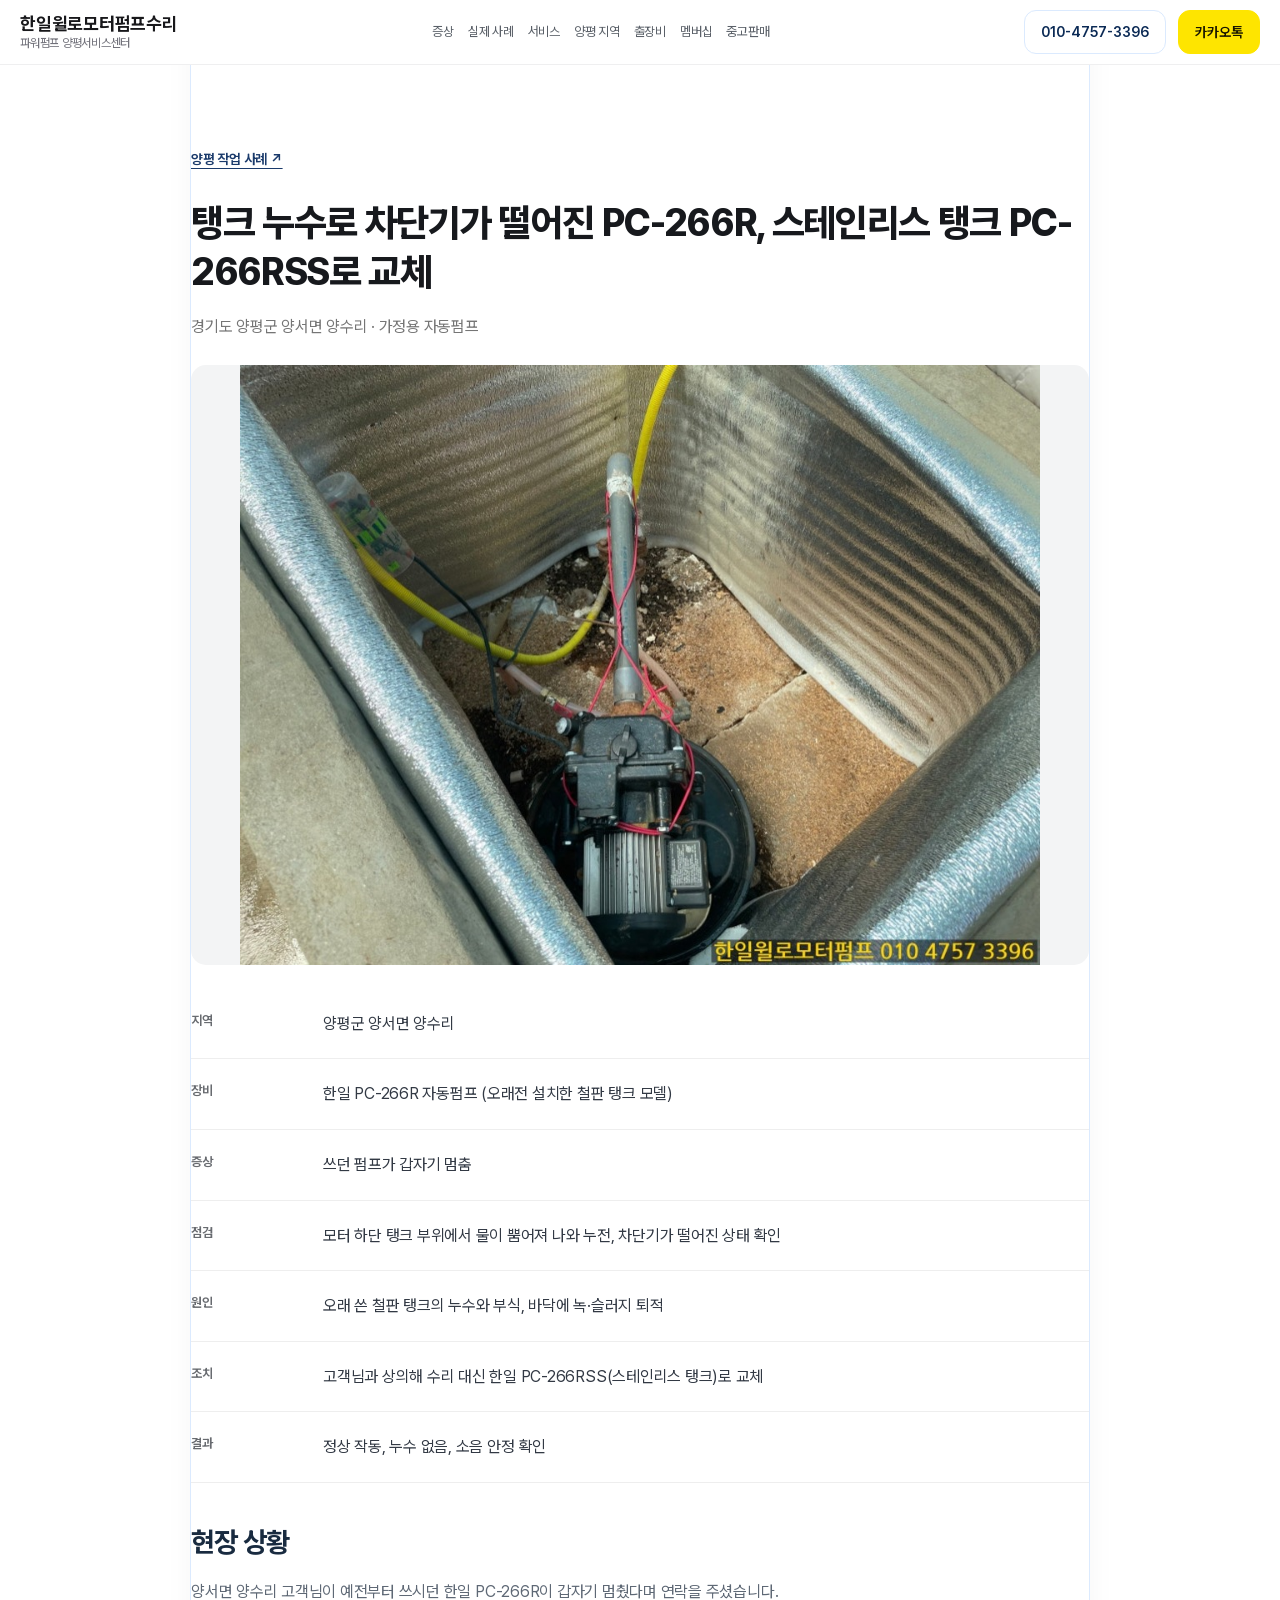
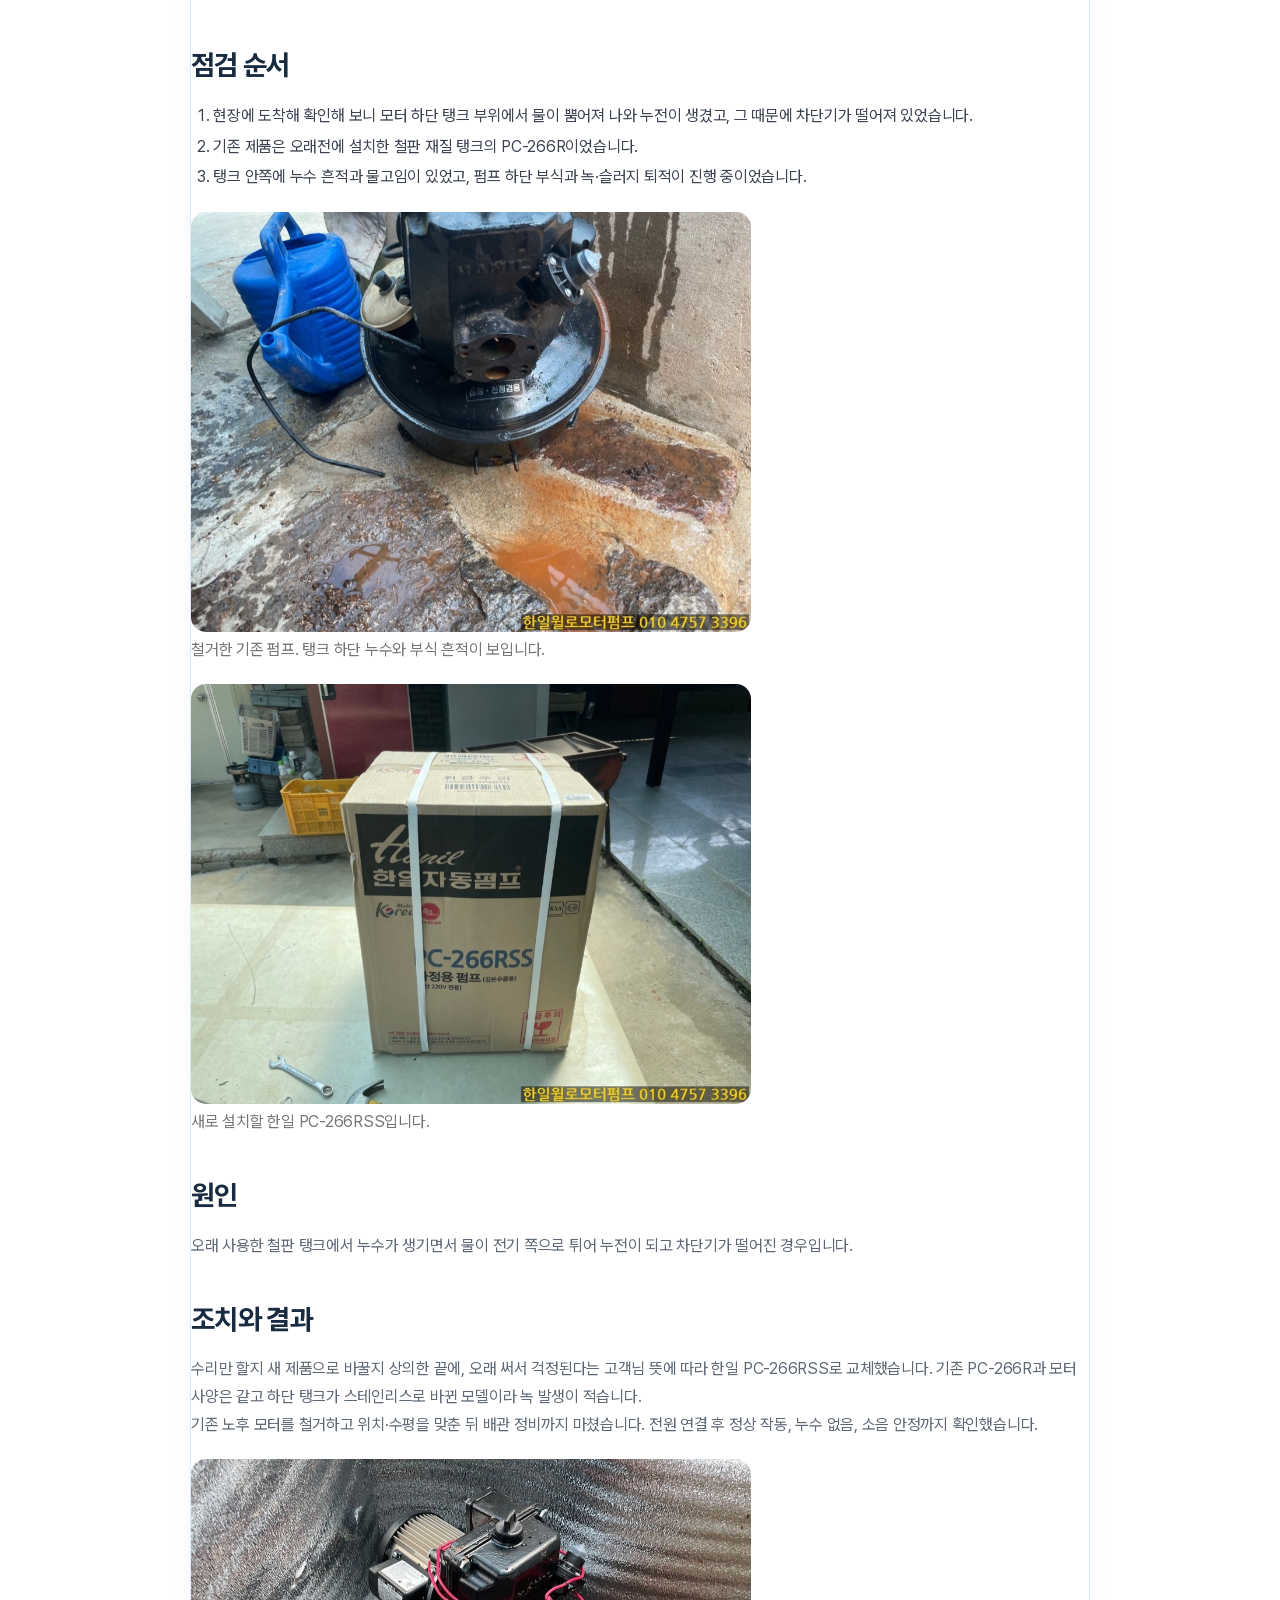
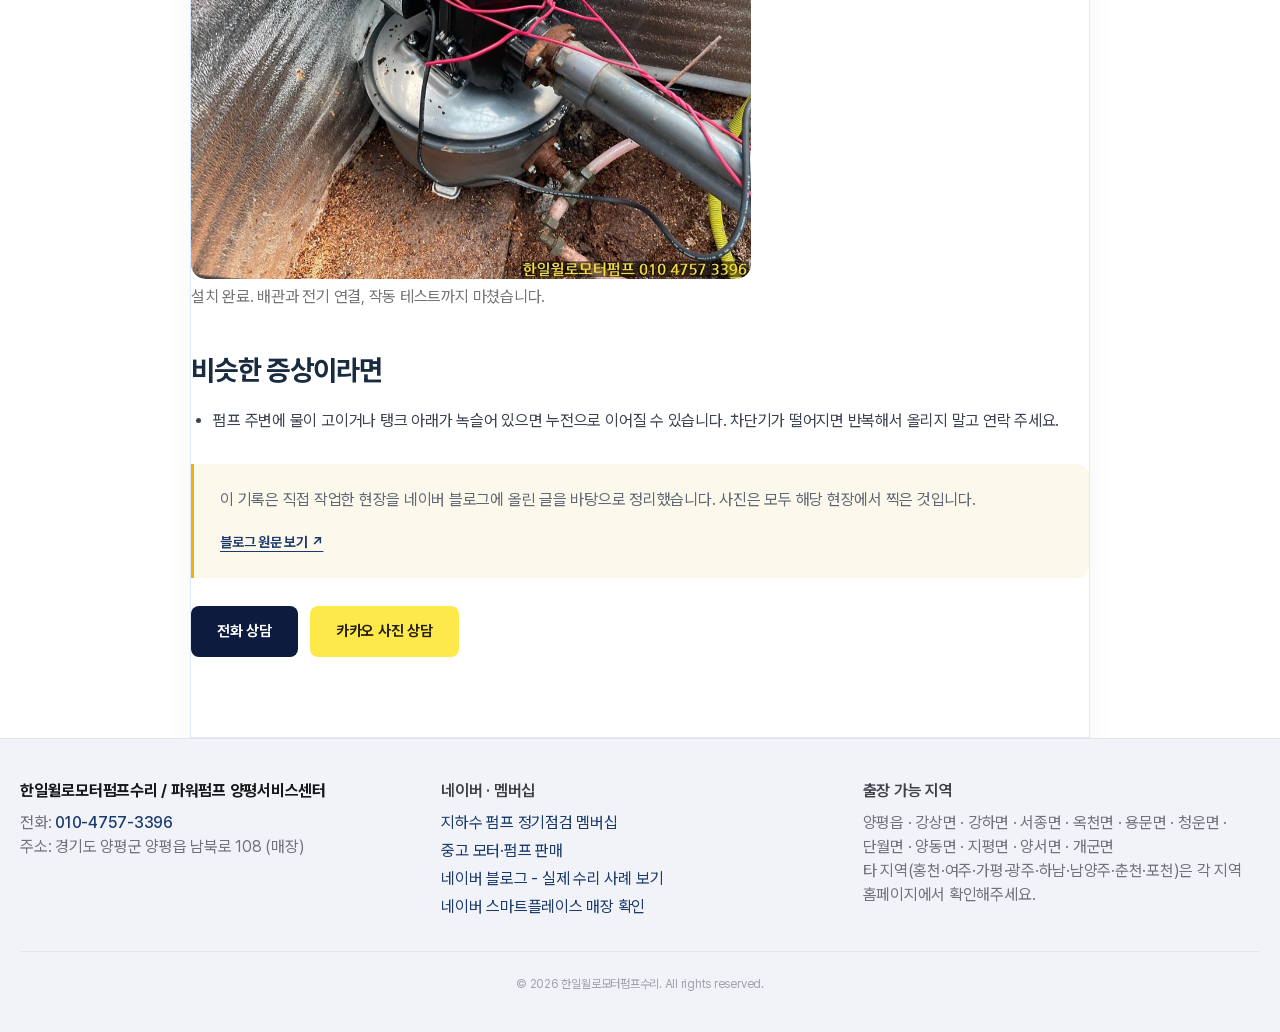
<file: cases/yangseo-yangsu-pc266rss/index.html>
<!doctype html><html lang="ko"><head><meta charset="utf-8"><meta name="viewport" content="width=device-width,initial-scale=1"><title>탱크 누수로 차단기가 떨어진 PC-266R, 스테인리스 탱크 PC-266RSS로 교체 | 양평 펌프 작업기록</title><meta name="description" content="양평군 양서면 양수리 현장. 오래 쓴 철판 탱크의 누수와 부식, 바닥에 녹·슬러지 퇴적"><link rel="canonical" href="https://ypmotor-95.netlify.app/cases/yangseo-yangsu-pc266rss/"><meta name="robots" content="index,follow"><meta property="og:type" content="article"><meta property="og:title" content="탱크 누수로 차단기가 떨어진 PC-266R, 스테인리스 탱크 PC-266RSS로 교체 | 양평 펌프 작업기록"><meta property="og:description" content="양평군 양서면 양수리 현장. 오래 쓴 철판 탱크의 누수와 부식, 바닥에 녹·슬러지 퇴적"><meta property="og:url" content="https://ypmotor-95.netlify.app/cases/yangseo-yangsu-pc266rss/"><meta property="og:image" content="https://ypmotor-95.netlify.app/images/media/yp-yangseo-yangsu-pc266rss-1.jpg"><meta property="og:locale" content="ko_KR"><link rel="stylesheet" href="/assets/css/utilities.css"><link rel="stylesheet" href="/assets/css/legacy.css"><link rel="stylesheet" href="/assets/css/hub.css"><link rel="stylesheet" href="/assets/css/yangpyeong-ui.css"><script type="application/ld+json">{"@context": "https://schema.org", "@type": "LocalBusiness", "name": "한일윌로모터펌프수리", "url": "https://ypmotor-95.netlify.app/", "telephone": "010-4757-3396", "address": {"@type": "PostalAddress", "streetAddress": "남북로 108", "addressLocality": "양평읍", "addressRegion": "경기도 양평군", "addressCountry": "KR"}, "areaServed": [{"@type": "AdministrativeArea", "name": "양평군 양평읍"}, {"@type": "AdministrativeArea", "name": "양평군 강상면"}, {"@type": "AdministrativeArea", "name": "양평군 강하면"}, {"@type": "AdministrativeArea", "name": "양평군 서종면"}, {"@type": "AdministrativeArea", "name": "양평군 옥천면"}, {"@type": "AdministrativeArea", "name": "양평군 용문면"}, {"@type": "AdministrativeArea", "name": "양평군 청운면"}, {"@type": "AdministrativeArea", "name": "양평군 단월면"}, {"@type": "AdministrativeArea", "name": "양평군 양동면"}, {"@type": "AdministrativeArea", "name": "양평군 지평면"}, {"@type": "AdministrativeArea", "name": "양평군 양서면"}, {"@type": "AdministrativeArea", "name": "양평군 개군면"}], "sameAs": ["https://blog.naver.com/sunwoo774"]}</script><script src="/analytics.js" defer></script><script defer src="/assets/js/hub.js"></script></head><body class="bg-white text-zinc-700 font-sans antialiased scrollable"><a class="hub-skip" href="#main">본문으로 건너뛰기</a><header id="header" class="glass-nav fixed top-0 left-0 right-0 z-50 bg-white/80 border-b border-zinc-200/60 transition-all duration-300">
    <div class="max-w-7xl mx-auto px-5 h-16 flex items-center justify-between">
      <a href="/#hero" class="flex flex-col" aria-label="홈으로 이동">
        <span class="text-lg font-bold text-zinc-900 leading-tight">한일윌로모터펌프수리</span>
        <span class="text-xs text-zinc-500 leading-tight">파워펌프 양평서비스센터</span>
      </a>
      <nav class="hidden lg:flex items-center gap-5" id="nav"><a href="/#section-problem">증상</a><a href="/#cases">실제 사례</a><a href="/#section-service">서비스</a><a href="/#areas">양평 지역</a><a href="/#section-price">출장비</a><a href="/membership/">멤버십</a><a href="/used-motors/">중고판매</a></nav>
      <div class="flex items-center gap-3">
        <a href="tel:010-4757-3396" class="btn btn-outline btn-sm hidden sm:inline-flex items-center gap-2 px-4 py-2 rounded-full bg-accent/10 text-accent text-base font-semibold hover:bg-zinc-100 transition-colors">010-4757-3396</a>
        <a href="https://pf.kakao.com/_FxaExan" target="_blank" rel="noopener" class="btn btn-secondary btn-sm hidden sm:inline-flex items-center gap-2 px-4 py-2 rounded-full kakao-button text-sm font-bold">카카오톡</a>
        <button id="hamburger" class="lg:hidden flex flex-col gap-1.5 p-2" aria-label="메뉴 열기" aria-controls="mDrawer" aria-expanded="false">
          <span class="w-5 h-0.5 bg-zinc-400 rounded transition-all"></span>
          <span class="w-5 h-0.5 bg-zinc-400 rounded transition-all"></span>
          <span class="w-4 h-0.5 bg-zinc-400 rounded transition-all"></span>
        </button>
      </div>
    </div>
    <div id="mobile-quick-nav" class="lg:hidden"></div>
    <div id="mBackdrop" class="m-backdrop"></div>
    <aside id="mDrawer" class="m-drawer" aria-label="전체 메뉴" inert>
      <div class="m-drawer-head"><span style="font-weight: 700; font-size: 18px;">메뉴</span><button id="mClose" aria-label="메뉴 닫기" class="m-drawer-close">×</button></div>
      <nav class="m-drawer-nav"><a href="/#section-problem">증상</a><a href="/#cases">실제 사례</a><a href="/#section-service">서비스</a><a href="/#areas">양평 지역</a><a href="/#section-price">출장비</a><a href="/membership/">멤버십</a><a href="/used-motors/">중고판매</a><a href="/#faq">FAQ</a></nav>
      <div class="m-drawer-cta"><a href="tel:010-4757-3396" class="m-cta-call">전화 상담</a><a href="https://pf.kakao.com/_FxaExan" target="_blank" rel="noopener" class="m-cta-kakao">카카오톡 상담</a></div>
    </aside>
  </header><main id="main"><article class="hub-detail hub-wrap"><a class="hub-link" href="/#cases">양평 작업 사례 ↗</a><h1>탱크 누수로 차단기가 떨어진 PC-266R, 스테인리스 탱크 PC-266RSS로 교체</h1><p class="hub-meta">경기도 양평군 양서면 양수리 · 가정용 자동펌프</p><img src="/images/media/yp-yangseo-yangsu-pc266rss-1.jpg" alt="기존 PC-266R. 하단 탱크에서 누수가 생겨 전기가 차단된 상태였습니다." width="960" height="720" loading="eager" decoding="async" fetchpriority="high"><dl class="hub-facts"><div><dt>지역</dt><dd>양평군 양서면 양수리</dd></div><div><dt>장비</dt><dd>한일 PC-266R 자동펌프 (오래전 설치한 철판 탱크 모델)</dd></div><div><dt>증상</dt><dd>쓰던 펌프가 갑자기 멈춤</dd></div><div><dt>점검</dt><dd>모터 하단 탱크 부위에서 물이 뿜어져 나와 누전, 차단기가 떨어진 상태 확인</dd></div><div><dt>원인</dt><dd>오래 쓴 철판 탱크의 누수와 부식, 바닥에 녹·슬러지 퇴적</dd></div><div><dt>조치</dt><dd>고객님과 상의해 수리 대신 한일 PC-266RSS(스테인리스 탱크)로 교체</dd></div><div><dt>결과</dt><dd>정상 작동, 누수 없음, 소음 안정 확인</dd></div></dl><h2>현장 상황</h2><p>양서면 양수리 고객님이 예전부터 쓰시던 한일 PC-266R이 갑자기 멈췄다며 연락을 주셨습니다.</p><h2>점검 순서</h2><ol style="list-style:decimal;margin:8px 0 20px;padding-left:1.4em;font-size:16px;line-height:1.9;color:#3b4250"><li>현장에 도착해 확인해 보니 모터 하단 탱크 부위에서 물이 뿜어져 나와 누전이 생겼고, 그 때문에 차단기가 떨어져 있었습니다.</li><li>기존 제품은 오래전에 설치한 철판 재질 탱크의 PC-266R이었습니다.</li><li>탱크 안쪽에 누수 흔적과 물고임이 있었고, 펌프 하단 부식과 녹·슬러지 퇴적이 진행 중이었습니다.</li></ol><img src="/images/media/yp-yangseo-yangsu-pc266rss-2.jpg" alt="철거한 기존 펌프. 탱크 하단 누수와 부식 흔적이 보입니다." width="960" height="720" loading="lazy" decoding="async" style="max-height:420px;width:auto;max-width:100%;margin:20px 0 16px"><p class="hub-meta" style="margin:-12px 0 8px">철거한 기존 펌프. 탱크 하단 누수와 부식 흔적이 보입니다.</p><img src="/images/media/yp-yangseo-yangsu-pc266rss-3.jpg" alt="새로 설치할 한일 PC-266RSS입니다." width="960" height="720" loading="lazy" decoding="async" style="max-height:420px;width:auto;max-width:100%;margin:20px 0 16px"><p class="hub-meta" style="margin:-12px 0 8px">새로 설치할 한일 PC-266RSS입니다.</p><h2>원인</h2><p>오래 사용한 철판 탱크에서 누수가 생기면서 물이 전기 쪽으로 튀어 누전이 되고 차단기가 떨어진 경우입니다.</p><h2>조치와 결과</h2><p>수리만 할지 새 제품으로 바꿀지 상의한 끝에, 오래 써서 걱정된다는 고객님 뜻에 따라 한일 PC-266RSS로 교체했습니다. 기존 PC-266R과 모터 사양은 같고 하단 탱크가 스테인리스로 바뀐 모델이라 녹 발생이 적습니다.</p><p>기존 노후 모터를 철거하고 위치·수평을 맞춘 뒤 배관 정비까지 마쳤습니다. 전원 연결 후 정상 작동, 누수 없음, 소음 안정까지 확인했습니다.</p><img src="/images/media/yp-yangseo-yangsu-pc266rss-4.jpg" alt="설치 완료. 배관과 전기 연결, 작동 테스트까지 마쳤습니다." width="960" height="720" loading="lazy" decoding="async" style="max-height:420px;width:auto;max-width:100%;margin:20px 0 16px"><p class="hub-meta" style="margin:-12px 0 8px">설치 완료. 배관과 전기 연결, 작동 테스트까지 마쳤습니다.</p><h2>비슷한 증상이라면</h2><ul style="list-style:disc;margin:8px 0 20px;padding-left:1.4em;font-size:16px;line-height:1.9;color:#3b4250"><li>펌프 주변에 물이 고이거나 탱크 아래가 녹슬어 있으면 누전으로 이어질 수 있습니다. 차단기가 떨어지면 반복해서 올리지 말고 연락 주세요.</li></ul><p class="hub-note">이 기록은 직접 작업한 현장을 네이버 블로그에 올린 글을 바탕으로 정리했습니다. 사진은 모두 해당 현장에서 찍은 것입니다. <a class="hub-link" href="https://blog.naver.com/sunwoo774/223873163392" target="_blank" rel="noopener">블로그 원문 보기 ↗</a></p><div class="hub-contact"><a class="hub-button primary" href="tel:010-4757-3396">전화 상담</a><a class="hub-button kakao" href="https://pf.kakao.com/_FxaExan" target="_blank" rel="noopener">카카오 사진 상담</a></div></article></main><footer class="border-t border-zinc-200 bg-zinc-50 py-10">
    <div class="max-w-7xl mx-auto px-5">
      <div class="grid grid-cols-1 md:grid-cols-3 gap-6 mb-8">
        <div>
          <p class="text-base font-bold text-zinc-900 mb-2">한일윌로모터펌프수리 / 파워펌프 양평서비스센터</p>
          <p class="text-base text-zinc-500">전화: <a href="tel:010-4757-3396" class="text-accent font-medium hover:text-accent-hover transition-colors">010-4757-3396</a></p>
          <p class="text-base text-zinc-500">주소: 경기도 양평군 양평읍 남북로 108 (매장)</p>
        </div>
        <div>
          <p class="text-base font-semibold text-zinc-700 mb-2">네이버 · 멤버십</p>
          <a href="/membership/" class="block text-base text-zinc-500 hover:text-accent transition-colors mb-1">지하수 펌프 정기점검 멤버십</a>
          <a href="/used-motors/" class="block text-base text-zinc-500 hover:text-accent transition-colors mb-1">중고 모터·펌프 판매</a>
          <a href="https://blog.naver.com/sunwoo774" target="_blank" rel="noopener" class="block text-base text-zinc-500 hover:text-[#03c75a] transition-colors mb-1">네이버 블로그 - 실제 수리 사례 보기</a>
          <a href="https://map.naver.com/p/search/%ED%95%9C%EC%9D%BC%EC%9C%8C%EB%A1%9C%EB%AA%A8%ED%84%B0%ED%8E%8C%ED%94%84%20%EC%96%91%ED%8F%89%20%EB%82%A8%EB%B6%81%EB%A1%9C%20108" target="_blank" rel="noopener" class="block text-base text-zinc-500 hover:text-[#03c75a] transition-colors">네이버 스마트플레이스 매장 확인</a>
        </div>
        <div>
          <p class="text-base font-semibold text-zinc-700 mb-2">출장 가능 지역</p>
          <p class="text-base text-zinc-500">양평읍 · 강상면 · 강하면 · 서종면 · 옥천면 · 용문면 · 청운면 · 단월면 · 양동면 · 지평면 · 양서면 · 개군면<br>타 지역(홍천·여주·가평·광주·하남·남양주·춘천·포천)은 각 지역 홈페이지에서 확인해주세요.</p>
        </div>
      </div>
      <div class="border-t border-zinc-200 pt-6">
        <p class="text-xs text-zinc-400 text-center">&copy; 2026 한일윌로모터펌프수리. All rights reserved.</p>
      </div>
    </div>
  </footer><nav class="hub-sticky" aria-label="빠른 문의"><a href="tel:010-4757-3396">전화 상담</a><a href="https://pf.kakao.com/_FxaExan" class="kakao" target="_blank" rel="noopener">카카오 상담</a></nav></body></html>
</file>
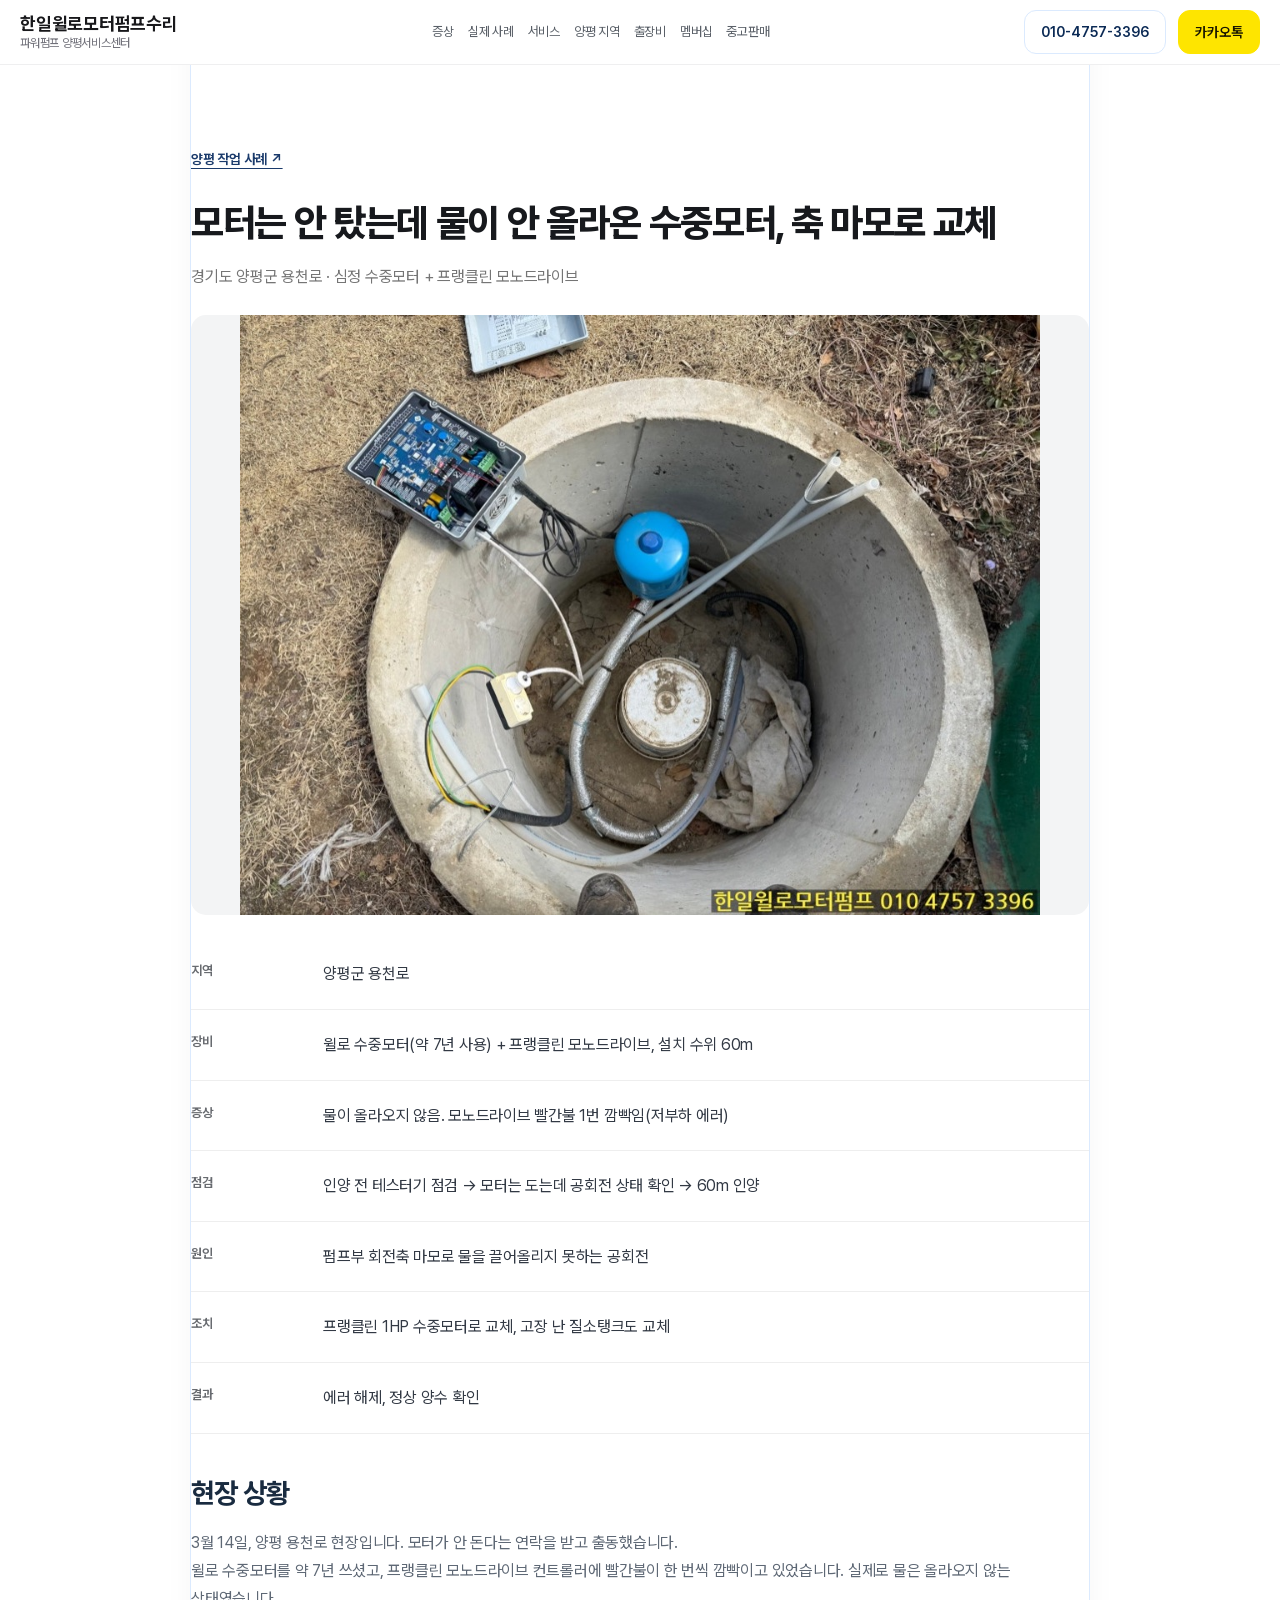
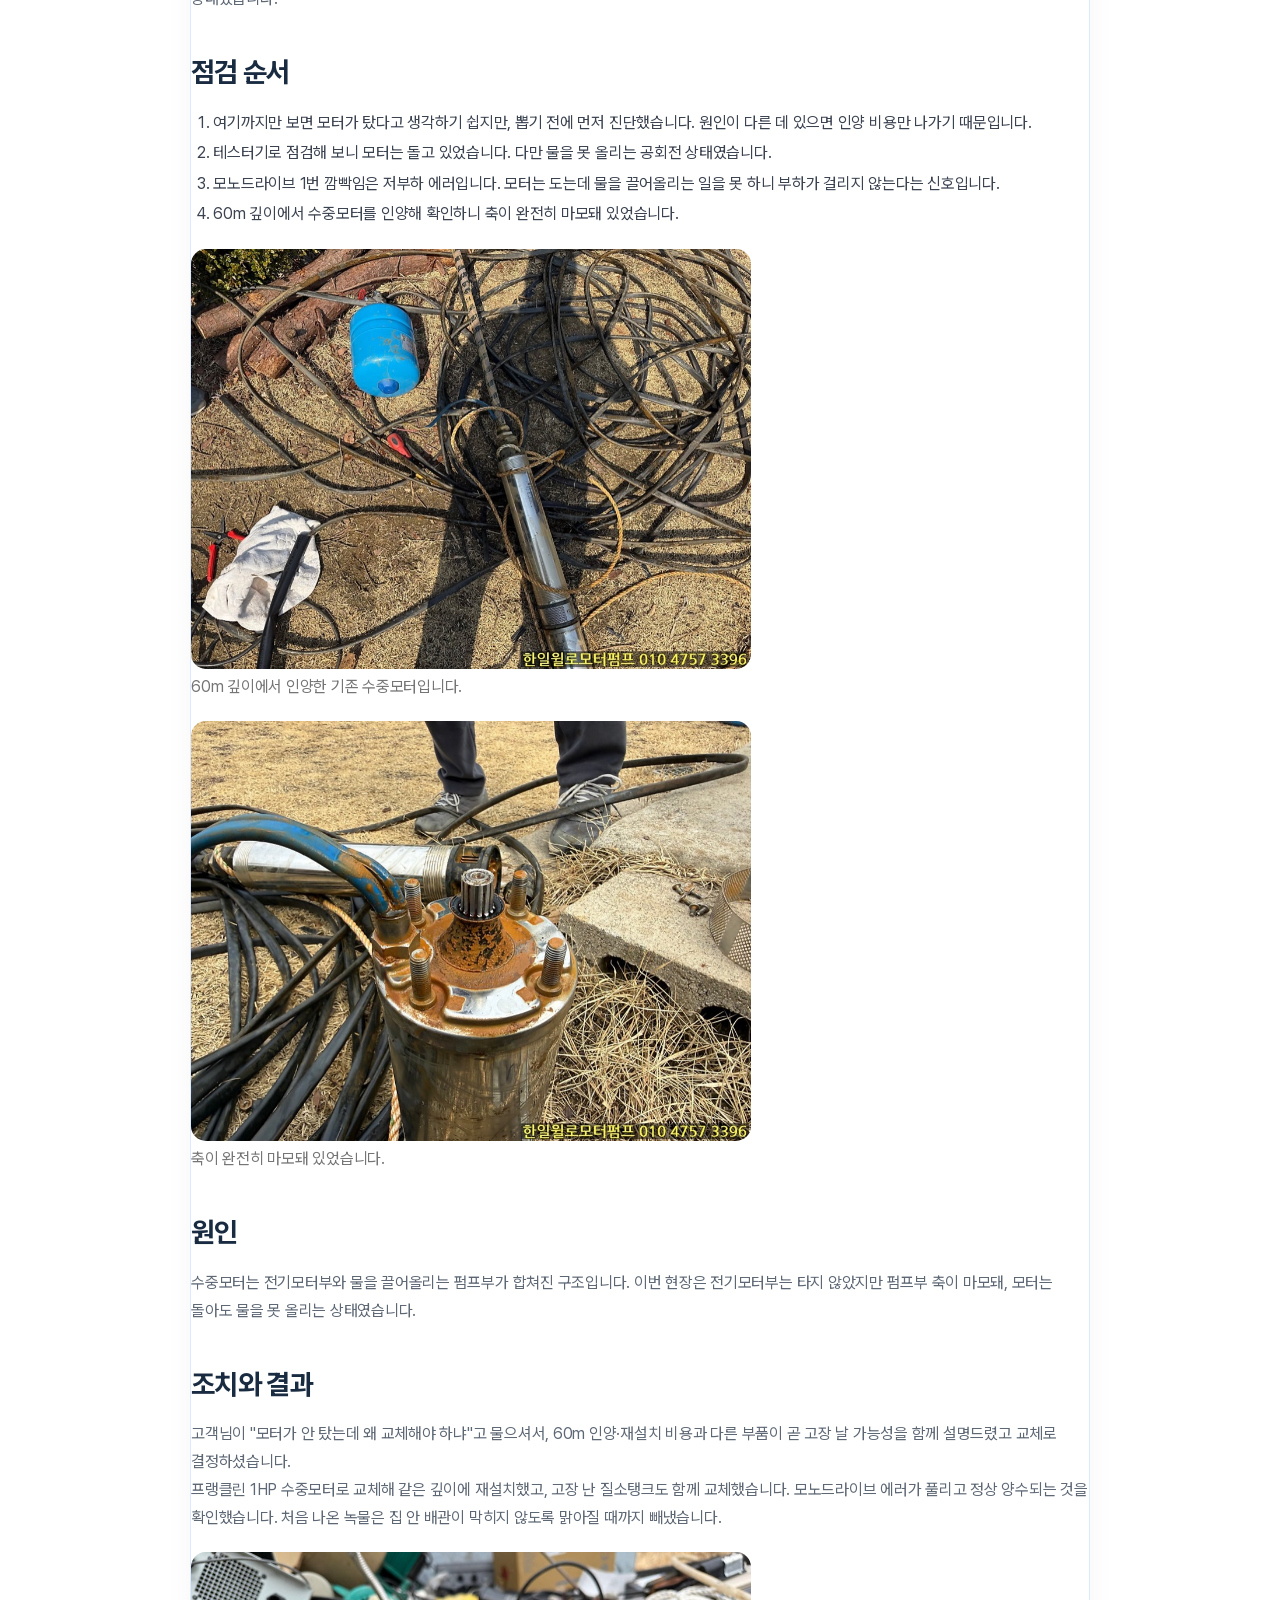
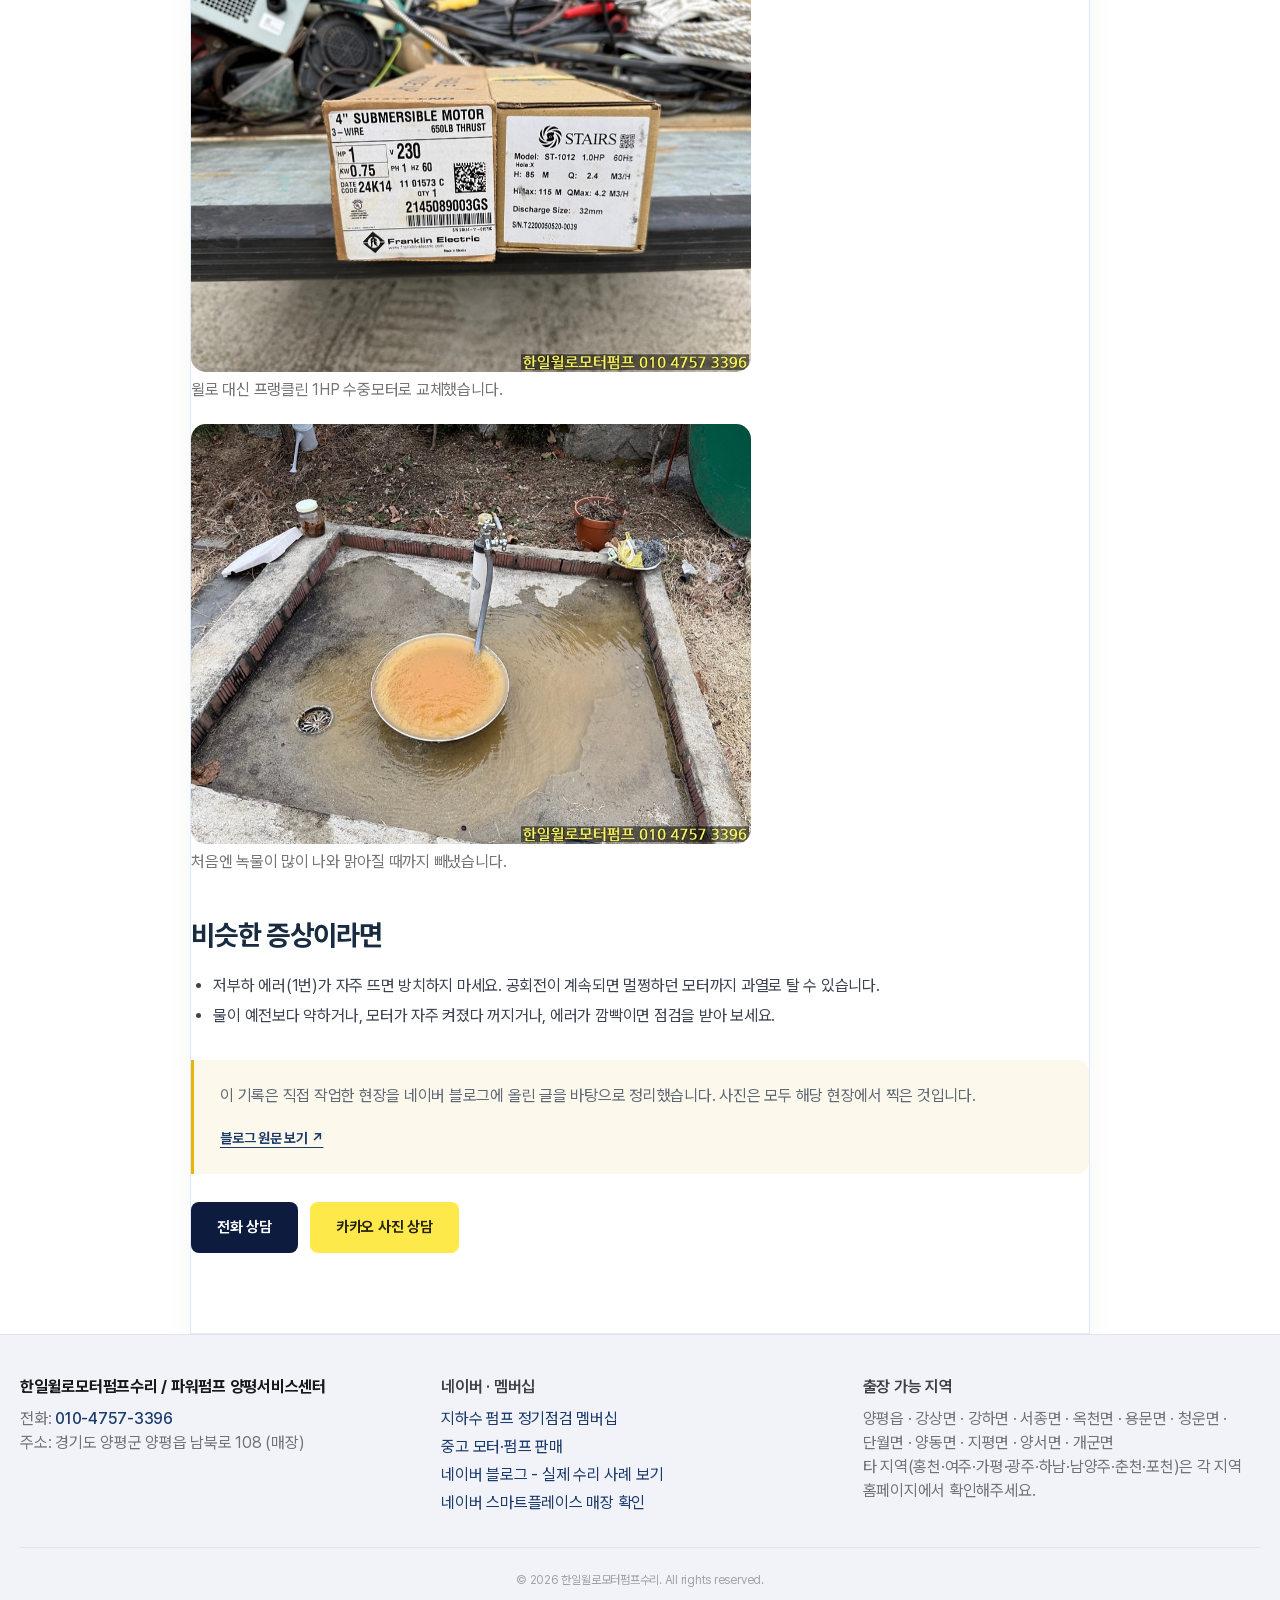
<file: cases/yongcheon-monodrive-underload/index.html>
<!doctype html><html lang="ko"><head><meta charset="utf-8"><meta name="viewport" content="width=device-width,initial-scale=1"><title>모터는 안 탔는데 물이 안 올라온 수중모터, 축 마모로 교체 | 양평 펌프 작업기록</title><meta name="description" content="양평군 용천로 현장. 펌프부 회전축 마모로 물을 끌어올리지 못하는 공회전"><link rel="canonical" href="https://ypmotor-95.netlify.app/cases/yongcheon-monodrive-underload/"><meta name="robots" content="index,follow"><meta property="og:type" content="article"><meta property="og:title" content="모터는 안 탔는데 물이 안 올라온 수중모터, 축 마모로 교체 | 양평 펌프 작업기록"><meta property="og:description" content="양평군 용천로 현장. 펌프부 회전축 마모로 물을 끌어올리지 못하는 공회전"><meta property="og:url" content="https://ypmotor-95.netlify.app/cases/yongcheon-monodrive-underload/"><meta property="og:image" content="https://ypmotor-95.netlify.app/images/media/yp-yongcheon-monodrive-underload-1.jpg"><meta property="og:locale" content="ko_KR"><link rel="stylesheet" href="/assets/css/utilities.css"><link rel="stylesheet" href="/assets/css/legacy.css"><link rel="stylesheet" href="/assets/css/hub.css"><link rel="stylesheet" href="/assets/css/yangpyeong-ui.css"><script type="application/ld+json">{"@context": "https://schema.org", "@type": "LocalBusiness", "name": "한일윌로모터펌프수리", "url": "https://ypmotor-95.netlify.app/", "telephone": "010-4757-3396", "address": {"@type": "PostalAddress", "streetAddress": "남북로 108", "addressLocality": "양평읍", "addressRegion": "경기도 양평군", "addressCountry": "KR"}, "areaServed": [{"@type": "AdministrativeArea", "name": "양평군 양평읍"}, {"@type": "AdministrativeArea", "name": "양평군 강상면"}, {"@type": "AdministrativeArea", "name": "양평군 강하면"}, {"@type": "AdministrativeArea", "name": "양평군 서종면"}, {"@type": "AdministrativeArea", "name": "양평군 옥천면"}, {"@type": "AdministrativeArea", "name": "양평군 용문면"}, {"@type": "AdministrativeArea", "name": "양평군 청운면"}, {"@type": "AdministrativeArea", "name": "양평군 단월면"}, {"@type": "AdministrativeArea", "name": "양평군 양동면"}, {"@type": "AdministrativeArea", "name": "양평군 지평면"}, {"@type": "AdministrativeArea", "name": "양평군 양서면"}, {"@type": "AdministrativeArea", "name": "양평군 개군면"}], "sameAs": ["https://blog.naver.com/sunwoo774"]}</script><script src="/analytics.js" defer></script><script defer src="/assets/js/hub.js"></script></head><body class="bg-white text-zinc-700 font-sans antialiased scrollable"><a class="hub-skip" href="#main">본문으로 건너뛰기</a><header id="header" class="glass-nav fixed top-0 left-0 right-0 z-50 bg-white/80 border-b border-zinc-200/60 transition-all duration-300">
    <div class="max-w-7xl mx-auto px-5 h-16 flex items-center justify-between">
      <a href="/#hero" class="flex flex-col" aria-label="홈으로 이동">
        <span class="text-lg font-bold text-zinc-900 leading-tight">한일윌로모터펌프수리</span>
        <span class="text-xs text-zinc-500 leading-tight">파워펌프 양평서비스센터</span>
      </a>
      <nav class="hidden lg:flex items-center gap-5" id="nav"><a href="/#section-problem">증상</a><a href="/#cases">실제 사례</a><a href="/#section-service">서비스</a><a href="/#areas">양평 지역</a><a href="/#section-price">출장비</a><a href="/membership/">멤버십</a><a href="/used-motors/">중고판매</a></nav>
      <div class="flex items-center gap-3">
        <a href="tel:010-4757-3396" class="btn btn-outline btn-sm hidden sm:inline-flex items-center gap-2 px-4 py-2 rounded-full bg-accent/10 text-accent text-base font-semibold hover:bg-zinc-100 transition-colors">010-4757-3396</a>
        <a href="https://pf.kakao.com/_FxaExan" target="_blank" rel="noopener" class="btn btn-secondary btn-sm hidden sm:inline-flex items-center gap-2 px-4 py-2 rounded-full kakao-button text-sm font-bold">카카오톡</a>
        <button id="hamburger" class="lg:hidden flex flex-col gap-1.5 p-2" aria-label="메뉴 열기" aria-controls="mDrawer" aria-expanded="false">
          <span class="w-5 h-0.5 bg-zinc-400 rounded transition-all"></span>
          <span class="w-5 h-0.5 bg-zinc-400 rounded transition-all"></span>
          <span class="w-4 h-0.5 bg-zinc-400 rounded transition-all"></span>
        </button>
      </div>
    </div>
    <div id="mobile-quick-nav" class="lg:hidden"></div>
    <div id="mBackdrop" class="m-backdrop"></div>
    <aside id="mDrawer" class="m-drawer" aria-label="전체 메뉴" inert>
      <div class="m-drawer-head"><span style="font-weight: 700; font-size: 18px;">메뉴</span><button id="mClose" aria-label="메뉴 닫기" class="m-drawer-close">×</button></div>
      <nav class="m-drawer-nav"><a href="/#section-problem">증상</a><a href="/#cases">실제 사례</a><a href="/#section-service">서비스</a><a href="/#areas">양평 지역</a><a href="/#section-price">출장비</a><a href="/membership/">멤버십</a><a href="/used-motors/">중고판매</a><a href="/#faq">FAQ</a></nav>
      <div class="m-drawer-cta"><a href="tel:010-4757-3396" class="m-cta-call">전화 상담</a><a href="https://pf.kakao.com/_FxaExan" target="_blank" rel="noopener" class="m-cta-kakao">카카오톡 상담</a></div>
    </aside>
  </header><main id="main"><article class="hub-detail hub-wrap"><a class="hub-link" href="/#cases">양평 작업 사례 ↗</a><h1>모터는 안 탔는데 물이 안 올라온 수중모터, 축 마모로 교체</h1><p class="hub-meta">경기도 양평군 용천로 · 심정 수중모터 + 프랭클린 모노드라이브</p><img src="/images/media/yp-yongcheon-monodrive-underload-1.jpg" alt="관정과 모노드라이브. 빨간불이 한 번씩 깜빡이는 1번(저부하) 에러였습니다." width="960" height="720" loading="eager" decoding="async" fetchpriority="high"><dl class="hub-facts"><div><dt>지역</dt><dd>양평군 용천로</dd></div><div><dt>장비</dt><dd>윌로 수중모터(약 7년 사용) + 프랭클린 모노드라이브, 설치 수위 60m</dd></div><div><dt>증상</dt><dd>물이 올라오지 않음. 모노드라이브 빨간불 1번 깜빡임(저부하 에러)</dd></div><div><dt>점검</dt><dd>인양 전 테스터기 점검 → 모터는 도는데 공회전 상태 확인 → 60m 인양</dd></div><div><dt>원인</dt><dd>펌프부 회전축 마모로 물을 끌어올리지 못하는 공회전</dd></div><div><dt>조치</dt><dd>프랭클린 1HP 수중모터로 교체, 고장 난 질소탱크도 교체</dd></div><div><dt>결과</dt><dd>에러 해제, 정상 양수 확인</dd></div></dl><h2>현장 상황</h2><p>3월 14일, 양평 용천로 현장입니다. 모터가 안 돈다는 연락을 받고 출동했습니다.</p><p>윌로 수중모터를 약 7년 쓰셨고, 프랭클린 모노드라이브 컨트롤러에 빨간불이 한 번씩 깜빡이고 있었습니다. 실제로 물은 올라오지 않는 상태였습니다.</p><h2>점검 순서</h2><ol style="list-style:decimal;margin:8px 0 20px;padding-left:1.4em;font-size:16px;line-height:1.9;color:#3b4250"><li>여기까지만 보면 모터가 탔다고 생각하기 쉽지만, 뽑기 전에 먼저 진단했습니다. 원인이 다른 데 있으면 인양 비용만 나가기 때문입니다.</li><li>테스터기로 점검해 보니 모터는 돌고 있었습니다. 다만 물을 못 올리는 공회전 상태였습니다.</li><li>모노드라이브 1번 깜빡임은 저부하 에러입니다. 모터는 도는데 물을 끌어올리는 일을 못 하니 부하가 걸리지 않는다는 신호입니다.</li><li>60m 깊이에서 수중모터를 인양해 확인하니 축이 완전히 마모돼 있었습니다.</li></ol><img src="/images/media/yp-yongcheon-monodrive-underload-2.jpg" alt="60m 깊이에서 인양한 기존 수중모터입니다." width="960" height="720" loading="lazy" decoding="async" style="max-height:420px;width:auto;max-width:100%;margin:20px 0 16px"><p class="hub-meta" style="margin:-12px 0 8px">60m 깊이에서 인양한 기존 수중모터입니다.</p><img src="/images/media/yp-yongcheon-monodrive-underload-3.jpg" alt="축이 완전히 마모돼 있었습니다." width="960" height="720" loading="lazy" decoding="async" style="max-height:420px;width:auto;max-width:100%;margin:20px 0 16px"><p class="hub-meta" style="margin:-12px 0 8px">축이 완전히 마모돼 있었습니다.</p><h2>원인</h2><p>수중모터는 전기모터부와 물을 끌어올리는 펌프부가 합쳐진 구조입니다. 이번 현장은 전기모터부는 타지 않았지만 펌프부 축이 마모돼, 모터는 돌아도 물을 못 올리는 상태였습니다.</p><h2>조치와 결과</h2><p>고객님이 &quot;모터가 안 탔는데 왜 교체해야 하냐&quot;고 물으셔서, 60m 인양·재설치 비용과 다른 부품이 곧 고장 날 가능성을 함께 설명드렸고 교체로 결정하셨습니다.</p><p>프랭클린 1HP 수중모터로 교체해 같은 깊이에 재설치했고, 고장 난 질소탱크도 함께 교체했습니다. 모노드라이브 에러가 풀리고 정상 양수되는 것을 확인했습니다. 처음 나온 녹물은 집 안 배관이 막히지 않도록 맑아질 때까지 빼냈습니다.</p><img src="/images/media/yp-yongcheon-monodrive-underload-4.jpg" alt="윌로 대신 프랭클린 1HP 수중모터로 교체했습니다." width="960" height="720" loading="lazy" decoding="async" style="max-height:420px;width:auto;max-width:100%;margin:20px 0 16px"><p class="hub-meta" style="margin:-12px 0 8px">윌로 대신 프랭클린 1HP 수중모터로 교체했습니다.</p><img src="/images/media/yp-yongcheon-monodrive-underload-5.jpg" alt="처음엔 녹물이 많이 나와 맑아질 때까지 빼냈습니다." width="960" height="720" loading="lazy" decoding="async" style="max-height:420px;width:auto;max-width:100%;margin:20px 0 16px"><p class="hub-meta" style="margin:-12px 0 8px">처음엔 녹물이 많이 나와 맑아질 때까지 빼냈습니다.</p><h2>비슷한 증상이라면</h2><ul style="list-style:disc;margin:8px 0 20px;padding-left:1.4em;font-size:16px;line-height:1.9;color:#3b4250"><li>저부하 에러(1번)가 자주 뜨면 방치하지 마세요. 공회전이 계속되면 멀쩡하던 모터까지 과열로 탈 수 있습니다.</li><li>물이 예전보다 약하거나, 모터가 자주 켜졌다 꺼지거나, 에러가 깜빡이면 점검을 받아 보세요.</li></ul><p class="hub-note">이 기록은 직접 작업한 현장을 네이버 블로그에 올린 글을 바탕으로 정리했습니다. 사진은 모두 해당 현장에서 찍은 것입니다. <a class="hub-link" href="https://blog.naver.com/sunwoo774/224259302438" target="_blank" rel="noopener">블로그 원문 보기 ↗</a></p><div class="hub-contact"><a class="hub-button primary" href="tel:010-4757-3396">전화 상담</a><a class="hub-button kakao" href="https://pf.kakao.com/_FxaExan" target="_blank" rel="noopener">카카오 사진 상담</a></div></article></main><footer class="border-t border-zinc-200 bg-zinc-50 py-10">
    <div class="max-w-7xl mx-auto px-5">
      <div class="grid grid-cols-1 md:grid-cols-3 gap-6 mb-8">
        <div>
          <p class="text-base font-bold text-zinc-900 mb-2">한일윌로모터펌프수리 / 파워펌프 양평서비스센터</p>
          <p class="text-base text-zinc-500">전화: <a href="tel:010-4757-3396" class="text-accent font-medium hover:text-accent-hover transition-colors">010-4757-3396</a></p>
          <p class="text-base text-zinc-500">주소: 경기도 양평군 양평읍 남북로 108 (매장)</p>
        </div>
        <div>
          <p class="text-base font-semibold text-zinc-700 mb-2">네이버 · 멤버십</p>
          <a href="/membership/" class="block text-base text-zinc-500 hover:text-accent transition-colors mb-1">지하수 펌프 정기점검 멤버십</a>
          <a href="/used-motors/" class="block text-base text-zinc-500 hover:text-accent transition-colors mb-1">중고 모터·펌프 판매</a>
          <a href="https://blog.naver.com/sunwoo774" target="_blank" rel="noopener" class="block text-base text-zinc-500 hover:text-[#03c75a] transition-colors mb-1">네이버 블로그 - 실제 수리 사례 보기</a>
          <a href="https://map.naver.com/p/search/%ED%95%9C%EC%9D%BC%EC%9C%8C%EB%A1%9C%EB%AA%A8%ED%84%B0%ED%8E%8C%ED%94%84%20%EC%96%91%ED%8F%89%20%EB%82%A8%EB%B6%81%EB%A1%9C%20108" target="_blank" rel="noopener" class="block text-base text-zinc-500 hover:text-[#03c75a] transition-colors">네이버 스마트플레이스 매장 확인</a>
        </div>
        <div>
          <p class="text-base font-semibold text-zinc-700 mb-2">출장 가능 지역</p>
          <p class="text-base text-zinc-500">양평읍 · 강상면 · 강하면 · 서종면 · 옥천면 · 용문면 · 청운면 · 단월면 · 양동면 · 지평면 · 양서면 · 개군면<br>타 지역(홍천·여주·가평·광주·하남·남양주·춘천·포천)은 각 지역 홈페이지에서 확인해주세요.</p>
        </div>
      </div>
      <div class="border-t border-zinc-200 pt-6">
        <p class="text-xs text-zinc-400 text-center">&copy; 2026 한일윌로모터펌프수리. All rights reserved.</p>
      </div>
    </div>
  </footer><nav class="hub-sticky" aria-label="빠른 문의"><a href="tel:010-4757-3396">전화 상담</a><a href="https://pf.kakao.com/_FxaExan" class="kakao" target="_blank" rel="noopener">카카오 상담</a></nav></body></html>
</file>
<file: assets/css/utilities.css>
*,:after,:before{--tw-border-spacing-x:0;--tw-border-spacing-y:0;--tw-translate-x:0;--tw-translate-y:0;--tw-rotate:0;--tw-skew-x:0;--tw-skew-y:0;--tw-scale-x:1;--tw-scale-y:1;--tw-pan-x: ;--tw-pan-y: ;--tw-pinch-zoom: ;--tw-scroll-snap-strictness:proximity;--tw-gradient-from-position: ;--tw-gradient-via-position: ;--tw-gradient-to-position: ;--tw-ordinal: ;--tw-slashed-zero: ;--tw-numeric-figure: ;--tw-numeric-spacing: ;--tw-numeric-fraction: ;--tw-ring-inset: ;--tw-ring-offset-width:0px;--tw-ring-offset-color:#fff;--tw-ring-color:rgba(59,130,246,.5);--tw-ring-offset-shadow:0 0 #0000;--tw-ring-shadow:0 0 #0000;--tw-shadow:0 0 #0000;--tw-shadow-colored:0 0 #0000;--tw-blur: ;--tw-brightness: ;--tw-contrast: ;--tw-grayscale: ;--tw-hue-rotate: ;--tw-invert: ;--tw-saturate: ;--tw-sepia: ;--tw-drop-shadow: ;--tw-backdrop-blur: ;--tw-backdrop-brightness: ;--tw-backdrop-contrast: ;--tw-backdrop-grayscale: ;--tw-backdrop-hue-rotate: ;--tw-backdrop-invert: ;--tw-backdrop-opacity: ;--tw-backdrop-saturate: ;--tw-backdrop-sepia: ;--tw-contain-size: ;--tw-contain-layout: ;--tw-contain-paint: ;--tw-contain-style: }::backdrop{--tw-border-spacing-x:0;--tw-border-spacing-y:0;--tw-translate-x:0;--tw-translate-y:0;--tw-rotate:0;--tw-skew-x:0;--tw-skew-y:0;--tw-scale-x:1;--tw-scale-y:1;--tw-pan-x: ;--tw-pan-y: ;--tw-pinch-zoom: ;--tw-scroll-snap-strictness:proximity;--tw-gradient-from-position: ;--tw-gradient-via-position: ;--tw-gradient-to-position: ;--tw-ordinal: ;--tw-slashed-zero: ;--tw-numeric-figure: ;--tw-numeric-spacing: ;--tw-numeric-fraction: ;--tw-ring-inset: ;--tw-ring-offset-width:0px;--tw-ring-offset-color:#fff;--tw-ring-color:rgba(59,130,246,.5);--tw-ring-offset-shadow:0 0 #0000;--tw-ring-shadow:0 0 #0000;--tw-shadow:0 0 #0000;--tw-shadow-colored:0 0 #0000;--tw-blur: ;--tw-brightness: ;--tw-contrast: ;--tw-grayscale: ;--tw-hue-rotate: ;--tw-invert: ;--tw-saturate: ;--tw-sepia: ;--tw-drop-shadow: ;--tw-backdrop-blur: ;--tw-backdrop-brightness: ;--tw-backdrop-contrast: ;--tw-backdrop-grayscale: ;--tw-backdrop-hue-rotate: ;--tw-backdrop-invert: ;--tw-backdrop-opacity: ;--tw-backdrop-saturate: ;--tw-backdrop-sepia: ;--tw-contain-size: ;--tw-contain-layout: ;--tw-contain-paint: ;--tw-contain-style: }/*! tailwindcss v3.4.17 | MIT License | https://tailwindcss.com*/*,:after,:before{box-sizing:border-box;border:0 solid #e5e7eb}:after,:before{--tw-content:""}:host,html{line-height:1.5;-webkit-text-size-adjust:100%;-moz-tab-size:4;-o-tab-size:4;tab-size:4;font-family:Pretendard Variable,Pretendard,-apple-system,BlinkMacSystemFont,system-ui,sans-serif;font-feature-settings:normal;font-variation-settings:normal;-webkit-tap-highlight-color:transparent}body{margin:0;line-height:inherit}hr{height:0;color:inherit;border-top-width:1px}abbr:where([title]){-webkit-text-decoration:underline dotted;text-decoration:underline dotted}h1,h2,h3,h4,h5,h6{font-size:inherit;font-weight:inherit}a{color:inherit;text-decoration:inherit}b,strong{font-weight:bolder}code,kbd,pre,samp{font-family:ui-monospace,SFMono-Regular,Menlo,Monaco,Consolas,Liberation Mono,Courier New,monospace;font-feature-settings:normal;font-variation-settings:normal;font-size:1em}small{font-size:80%}sub,sup{font-size:75%;line-height:0;position:relative;vertical-align:baseline}sub{bottom:-.25em}sup{top:-.5em}table{text-indent:0;border-color:inherit;border-collapse:collapse}button,input,optgroup,select,textarea{font-family:inherit;font-feature-settings:inherit;font-variation-settings:inherit;font-size:100%;font-weight:inherit;line-height:inherit;letter-spacing:inherit;color:inherit;margin:0;padding:0}button,select{text-transform:none}button,input:where([type=button]),input:where([type=reset]),input:where([type=submit]){-webkit-appearance:button;background-color:transparent;background-image:none}:-moz-focusring{outline:auto}:-moz-ui-invalid{box-shadow:none}progress{vertical-align:baseline}::-webkit-inner-spin-button,::-webkit-outer-spin-button{height:auto}[type=search]{-webkit-appearance:textfield;outline-offset:-2px}::-webkit-search-decoration{-webkit-appearance:none}::-webkit-file-upload-button{-webkit-appearance:button;font:inherit}summary{display:list-item}blockquote,dd,dl,figure,h1,h2,h3,h4,h5,h6,hr,p,pre{margin:0}fieldset{margin:0}fieldset,legend{padding:0}menu,ol,ul{list-style:none;margin:0;padding:0}dialog{padding:0}textarea{resize:vertical}input::-moz-placeholder,textarea::-moz-placeholder{opacity:1;color:#9ca3af}input::placeholder,textarea::placeholder{opacity:1;color:#9ca3af}[role=button],button{cursor:pointer}:disabled{cursor:default}audio,canvas,embed,iframe,img,object,svg,video{display:block;vertical-align:middle}img,video{max-width:100%;height:auto}[hidden]:where(:not([hidden=until-found])){display:none}.container{width:100%}@media (min-width:640px){.container{max-width:640px}}@media (min-width:768px){.container{max-width:768px}}@media (min-width:1024px){.container{max-width:1024px}}@media (min-width:1280px){.container{max-width:1280px}}@media (min-width:1536px){.container{max-width:1536px}}.pointer-events-none{pointer-events:none}.fixed{position:fixed}.absolute{position:absolute}.relative{position:relative}.inset-x-0{left:0;right:0}.bottom-5{bottom:1.25rem}.left-0{left:0}.left-5{left:1.25rem}.right-0{right:0}.right-5{right:1.25rem}.top-0{top:0}.z-10{z-index:10}.z-50{z-index:50}.mx-auto{margin-left:auto;margin-right:auto}.mb-1{margin-bottom:.25rem}.mb-10{margin-bottom:2.5rem}.mb-2{margin-bottom:.5rem}.mb-3{margin-bottom:.75rem}.mb-4{margin-bottom:1rem}.mb-5{margin-bottom:1.25rem}.mb-6{margin-bottom:1.5rem}.mb-8{margin-bottom:2rem}.mt-0\.5{margin-top:.125rem}.mt-1{margin-top:.25rem}.mt-2{margin-top:.5rem}.mt-5{margin-top:1.25rem}.mt-6{margin-top:1.5rem}.block{display:block}.flex{display:flex}.inline-flex{display:inline-flex}.grid{display:grid}.hidden{display:none}.aspect-\[4\/3\]{aspect-ratio:4/3}.aspect-video{aspect-ratio:16/9}.h-0\.5{height:.125rem}.h-12{height:3rem}.h-16{height:4rem}.h-5{height:1.25rem}.h-72{height:18rem}.h-fit{height:-moz-fit-content;height:fit-content}.h-full{height:100%}.max-h-80{max-height:20rem}.min-h-screen{min-height:100vh}.w-12{width:3rem}.w-4{width:1rem}.w-5{width:1.25rem}.w-full{width:100%}.max-w-2xl{max-width:42rem}.max-w-3xl{max-width:48rem}.max-w-6xl{max-width:72rem}.max-w-7xl{max-width:80rem}.max-w-md{max-width:28rem}.flex-1{flex:1 1 0%}.translate-y-3{--tw-translate-y:0.75rem}.transform,.translate-y-3{transform:translate(var(--tw-translate-x),var(--tw-translate-y)) rotate(var(--tw-rotate)) skewX(var(--tw-skew-x)) skewY(var(--tw-skew-y)) scaleX(var(--tw-scale-x)) scaleY(var(--tw-scale-y))}.cursor-pointer{cursor:pointer}.resize{resize:both}.grid-cols-1{grid-template-columns:repeat(1,minmax(0,1fr))}.grid-cols-2{grid-template-columns:repeat(2,minmax(0,1fr))}.grid-cols-3{grid-template-columns:repeat(3,minmax(0,1fr))}.flex-col{flex-direction:column}.flex-wrap{flex-wrap:wrap}.items-start{align-items:flex-start}.items-center{align-items:center}.justify-center{justify-content:center}.justify-between{justify-content:space-between}.gap-1{gap:.25rem}.gap-1\.5{gap:.375rem}.gap-10{gap:2.5rem}.gap-2{gap:.5rem}.gap-3{gap:.75rem}.gap-4{gap:1rem}.gap-5{gap:1.25rem}.gap-6{gap:1.5rem}.gap-8{gap:2rem}.space-y-1>:not([hidden])~:not([hidden]){--tw-space-y-reverse:0;margin-top:calc(.25rem*(1 - var(--tw-space-y-reverse)));margin-bottom:calc(.25rem*var(--tw-space-y-reverse))}.space-y-3>:not([hidden])~:not([hidden]){--tw-space-y-reverse:0;margin-top:calc(.75rem*(1 - var(--tw-space-y-reverse)));margin-bottom:calc(.75rem*var(--tw-space-y-reverse))}.space-y-4>:not([hidden])~:not([hidden]){--tw-space-y-reverse:0;margin-top:calc(1rem*(1 - var(--tw-space-y-reverse)));margin-bottom:calc(1rem*var(--tw-space-y-reverse))}.overflow-auto{overflow:auto}.overflow-hidden,.truncate{overflow:hidden}.truncate{text-overflow:ellipsis}.truncate,.whitespace-nowrap{white-space:nowrap}.rounded{border-radius:.25rem}.rounded-2xl{border-radius:1rem}.rounded-full{border-radius:9999px}.rounded-lg{border-radius:.5rem}.rounded-xl{border-radius:.75rem}.border{border-width:1px}.border-b{border-bottom-width:1px}.border-b-2{border-bottom-width:2px}.border-l-4{border-left-width:4px}.border-t{border-top-width:1px}.border-accent{--tw-border-opacity:1;border-color:rgb(183 121 31/var(--tw-border-opacity,1))}.border-amber-500{--tw-border-opacity:1;border-color:rgb(245 158 11/var(--tw-border-opacity,1))}.border-blue-200{--tw-border-opacity:1;border-color:rgb(191 219 254/var(--tw-border-opacity,1))}.border-blue-500{--tw-border-opacity:1;border-color:rgb(59 130 246/var(--tw-border-opacity,1))}.border-green-500{--tw-border-opacity:1;border-color:rgb(34 197 94/var(--tw-border-opacity,1))}.border-red-200{--tw-border-opacity:1;border-color:rgb(254 202 202/var(--tw-border-opacity,1))}.border-transparent{border-color:transparent}.border-white\/10{border-color:hsla(0,0%,100%,.1)}.border-zinc-100{--tw-border-opacity:1;border-color:rgb(244 244 245/var(--tw-border-opacity,1))}.border-zinc-200{--tw-border-opacity:1;border-color:rgb(228 228 231/var(--tw-border-opacity,1))}.border-zinc-200\/60{border-color:hsla(240,6%,90%,.6)}.border-zinc-200\/70{border-color:hsla(240,6%,90%,.7)}.border-zinc-300{--tw-border-opacity:1;border-color:rgb(212 212 216/var(--tw-border-opacity,1))}.border-zinc-800{--tw-border-opacity:1;border-color:rgb(39 39 42/var(--tw-border-opacity,1))}.bg-\[\#0B2A55\]{--tw-bg-opacity:1;background-color:rgb(11 42 85/var(--tw-bg-opacity,1))}.bg-\[\#FEE500\]{--tw-bg-opacity:1;background-color:rgb(254 229 0/var(--tw-bg-opacity,1))}.bg-accent{--tw-bg-opacity:1;background-color:rgb(183 121 31/var(--tw-bg-opacity,1))}.bg-accent\/10{background-color:rgba(183,121,31,.1)}.bg-amber-100{--tw-bg-opacity:1;background-color:rgb(254 243 199/var(--tw-bg-opacity,1))}.bg-blue-100{--tw-bg-opacity:1;background-color:rgb(219 234 254/var(--tw-bg-opacity,1))}.bg-blue-50{--tw-bg-opacity:1;background-color:rgb(239 246 255/var(--tw-bg-opacity,1))}.bg-green-100{--tw-bg-opacity:1;background-color:rgb(220 252 231/var(--tw-bg-opacity,1))}.bg-red-50{--tw-bg-opacity:1;background-color:rgb(254 242 242/var(--tw-bg-opacity,1))}.bg-white{--tw-bg-opacity:1;background-color:rgb(255 255 255/var(--tw-bg-opacity,1))}.bg-white\/10{background-color:hsla(0,0%,100%,.1)}.bg-white\/80{background-color:hsla(0,0%,100%,.8)}.bg-white\/90{background-color:hsla(0,0%,100%,.9)}.bg-zinc-100{--tw-bg-opacity:1;background-color:rgb(244 244 245/var(--tw-bg-opacity,1))}.bg-zinc-400{--tw-bg-opacity:1;background-color:rgb(161 161 170/var(--tw-bg-opacity,1))}.bg-zinc-50{--tw-bg-opacity:1;background-color:rgb(250 250 250/var(--tw-bg-opacity,1))}.bg-zinc-900{--tw-bg-opacity:1;background-color:rgb(24 24 27/var(--tw-bg-opacity,1))}.bg-gradient-to-b{background-image:linear-gradient(to bottom,var(--tw-gradient-stops))}.bg-gradient-to-br{background-image:linear-gradient(to bottom right,var(--tw-gradient-stops))}.bg-gradient-to-r{background-image:linear-gradient(to right,var(--tw-gradient-stops))}.from-\[\#0B2A55\]{--tw-gradient-from:#0b2a55 var(--tw-gradient-from-position);--tw-gradient-to:rgba(11,42,85,0) var(--tw-gradient-to-position);--tw-gradient-stops:var(--tw-gradient-from),var(--tw-gradient-to)}.from-white{--tw-gradient-from:#fff var(--tw-gradient-from-position);--tw-gradient-to:hsla(0,0%,100%,0) var(--tw-gradient-to-position);--tw-gradient-stops:var(--tw-gradient-from),var(--tw-gradient-to)}.from-zinc-100{--tw-gradient-from:#f4f4f5 var(--tw-gradient-from-position);--tw-gradient-to:hsla(240,5%,96%,0) var(--tw-gradient-to-position);--tw-gradient-stops:var(--tw-gradient-from),var(--tw-gradient-to)}.from-zinc-100\/70{--tw-gradient-from:hsla(240,5%,96%,.7) var(--tw-gradient-from-position);--tw-gradient-to:hsla(240,5%,96%,0) var(--tw-gradient-to-position);--tw-gradient-stops:var(--tw-gradient-from),var(--tw-gradient-to)}.from-zinc-50{--tw-gradient-from:#fafafa var(--tw-gradient-from-position);--tw-gradient-to:hsla(0,0%,98%,0) var(--tw-gradient-to-position);--tw-gradient-stops:var(--tw-gradient-from),var(--tw-gradient-to)}.via-white{--tw-gradient-to:hsla(0,0%,100%,0) var(--tw-gradient-to-position);--tw-gradient-stops:var(--tw-gradient-from),#fff var(--tw-gradient-via-position),var(--tw-gradient-to)}.via-zinc-50{--tw-gradient-to:hsla(0,0%,98%,0) var(--tw-gradient-to-position);--tw-gradient-stops:var(--tw-gradient-from),#fafafa var(--tw-gradient-via-position),var(--tw-gradient-to)}.to-\[\#1a3a6b\]{--tw-gradient-to:#1a3a6b var(--tw-gradient-to-position)}.to-white{--tw-gradient-to:#fff var(--tw-gradient-to-position)}.to-zinc-200{--tw-gradient-to:#e4e4e7 var(--tw-gradient-to-position)}.to-zinc-50{--tw-gradient-to:#fafafa var(--tw-gradient-to-position)}.object-cover{-o-object-fit:cover;object-fit:cover}.p-2{padding:.5rem}.p-3{padding:.75rem}.p-4{padding:1rem}.p-5{padding:1.25rem}.p-6{padding:1.5rem}.px-3{padding-left:.75rem;padding-right:.75rem}.px-4{padding-left:1rem;padding-right:1rem}.px-5{padding-left:1.25rem;padding-right:1.25rem}.px-6{padding-left:1.5rem;padding-right:1.5rem}.px-7{padding-left:1.75rem;padding-right:1.75rem}.px-8{padding-left:2rem;padding-right:2rem}.py-1{padding-top:.25rem;padding-bottom:.25rem}.py-1\.5{padding-top:.375rem;padding-bottom:.375rem}.py-10{padding-top:2.5rem;padding-bottom:2.5rem}.py-12{padding-top:3rem;padding-bottom:3rem}.py-16{padding-top:4rem;padding-bottom:4rem}.py-2{padding-top:.5rem;padding-bottom:.5rem}.py-2\.5{padding-top:.625rem;padding-bottom:.625rem}.py-3{padding-top:.75rem;padding-bottom:.75rem}.py-3\.5{padding-top:.875rem;padding-bottom:.875rem}.py-4{padding-top:1rem;padding-bottom:1rem}.py-8{padding-top:2rem;padding-bottom:2rem}.pb-16{padding-bottom:4rem}.pr-1{padding-right:.25rem}.pt-28{padding-top:7rem}.pt-4{padding-top:1rem}.pt-6{padding-top:1.5rem}.text-center{text-align:center}.text-right{text-align:right}.font-sans{font-family:Pretendard Variable,Pretendard,-apple-system,BlinkMacSystemFont,system-ui,sans-serif}.text-2xl{font-size:1.5rem;line-height:2rem}.text-3xl{font-size:1.875rem;line-height:2.25rem}.text-4xl{font-size:2.25rem;line-height:2.5rem}.text-6xl{font-size:3.75rem;line-height:1}.text-base{font-size:1rem;line-height:1.5rem}.text-lg{font-size:1.125rem;line-height:1.75rem}.text-sm{font-size:.875rem;line-height:1.25rem}.text-xl{font-size:1.25rem;line-height:1.75rem}.text-xs{font-size:.75rem;line-height:1rem}.font-bold{font-weight:700}.font-medium{font-weight:500}.font-semibold{font-weight:600}.leading-relaxed{line-height:1.625}.leading-snug{line-height:1.375}.leading-tight{line-height:1.25}.tracking-tight{letter-spacing:-.025em}.text-\[\#0B2A55\]{--tw-text-opacity:1;color:rgb(11 42 85/var(--tw-text-opacity,1))}.text-accent{--tw-text-opacity:1;color:rgb(183 121 31/var(--tw-text-opacity,1))}.text-amber-600{--tw-text-opacity:1;color:rgb(217 119 6/var(--tw-text-opacity,1))}.text-amber-700{--tw-text-opacity:1;color:rgb(180 83 9/var(--tw-text-opacity,1))}.text-black{--tw-text-opacity:1;color:rgb(0 0 0/var(--tw-text-opacity,1))}.text-blue-200{--tw-text-opacity:1;color:rgb(191 219 254/var(--tw-text-opacity,1))}.text-blue-600{--tw-text-opacity:1;color:rgb(37 99 235/var(--tw-text-opacity,1))}.text-blue-700{--tw-text-opacity:1;color:rgb(29 78 216/var(--tw-text-opacity,1))}.text-green-600{--tw-text-opacity:1;color:rgb(22 163 74/var(--tw-text-opacity,1))}.text-green-700{--tw-text-opacity:1;color:rgb(21 128 61/var(--tw-text-opacity,1))}.text-red-600{--tw-text-opacity:1;color:rgb(220 38 38/var(--tw-text-opacity,1))}.text-red-700{--tw-text-opacity:1;color:rgb(185 28 28/var(--tw-text-opacity,1))}.text-white{--tw-text-opacity:1;color:rgb(255 255 255/var(--tw-text-opacity,1))}.text-zinc-300{--tw-text-opacity:1;color:rgb(212 212 216/var(--tw-text-opacity,1))}.text-zinc-400{--tw-text-opacity:1;color:rgb(161 161 170/var(--tw-text-opacity,1))}.text-zinc-500{--tw-text-opacity:1;color:rgb(113 113 122/var(--tw-text-opacity,1))}.text-zinc-600{--tw-text-opacity:1;color:rgb(82 82 91/var(--tw-text-opacity,1))}.text-zinc-700{--tw-text-opacity:1;color:rgb(63 63 70/var(--tw-text-opacity,1))}.text-zinc-900{--tw-text-opacity:1;color:rgb(24 24 27/var(--tw-text-opacity,1))}.antialiased{-webkit-font-smoothing:antialiased;-moz-osx-font-smoothing:grayscale}.opacity-0{opacity:0}.opacity-80{opacity:.8}.opacity-90{opacity:.9}.shadow{--tw-shadow:0 1px 3px 0 rgba(0,0,0,.1),0 1px 2px -1px rgba(0,0,0,.1);--tw-shadow-colored:0 1px 3px 0 var(--tw-shadow-color),0 1px 2px -1px var(--tw-shadow-color)}.shadow,.shadow-2xl{box-shadow:var(--tw-ring-offset-shadow,0 0 #0000),var(--tw-ring-shadow,0 0 #0000),var(--tw-shadow)}.shadow-2xl{--tw-shadow:0 25px 50px -12px rgba(0,0,0,.25);--tw-shadow-colored:0 25px 50px -12px var(--tw-shadow-color)}.shadow-lg{--tw-shadow:0 10px 15px -3px rgba(0,0,0,.1),0 4px 6px -4px rgba(0,0,0,.1);--tw-shadow-colored:0 10px 15px -3px var(--tw-shadow-color),0 4px 6px -4px var(--tw-shadow-color)}.shadow-lg,.shadow-sm{box-shadow:var(--tw-ring-offset-shadow,0 0 #0000),var(--tw-ring-shadow,0 0 #0000),var(--tw-shadow)}.shadow-sm{--tw-shadow:0 1px 2px 0 rgba(0,0,0,.05);--tw-shadow-colored:0 1px 2px 0 var(--tw-shadow-color)}.shadow-xl{--tw-shadow:0 20px 25px -5px rgba(0,0,0,.1),0 8px 10px -6px rgba(0,0,0,.1);--tw-shadow-colored:0 20px 25px -5px var(--tw-shadow-color),0 8px 10px -6px var(--tw-shadow-color);box-shadow:var(--tw-ring-offset-shadow,0 0 #0000),var(--tw-ring-shadow,0 0 #0000),var(--tw-shadow)}.shadow-accent\/20{--tw-shadow-color:rgba(183,121,31,.2);--tw-shadow:var(--tw-shadow-colored)}.shadow-accent\/25{--tw-shadow-color:rgba(183,121,31,.25);--tw-shadow:var(--tw-shadow-colored)}.shadow-zinc-900\/5{--tw-shadow-color:rgba(24,24,27,.05);--tw-shadow:var(--tw-shadow-colored)}.blur{--tw-blur:blur(8px)}.blur,.filter{filter:var(--tw-blur) var(--tw-brightness) var(--tw-contrast) var(--tw-grayscale) var(--tw-hue-rotate) var(--tw-invert) var(--tw-saturate) var(--tw-sepia) var(--tw-drop-shadow)}.backdrop-filter{-webkit-backdrop-filter:var(--tw-backdrop-blur) var(--tw-backdrop-brightness) var(--tw-backdrop-contrast) var(--tw-backdrop-grayscale) var(--tw-backdrop-hue-rotate) var(--tw-backdrop-invert) var(--tw-backdrop-opacity) var(--tw-backdrop-saturate) var(--tw-backdrop-sepia);backdrop-filter:var(--tw-backdrop-blur) var(--tw-backdrop-brightness) var(--tw-backdrop-contrast) var(--tw-backdrop-grayscale) var(--tw-backdrop-hue-rotate) var(--tw-backdrop-invert) var(--tw-backdrop-opacity) var(--tw-backdrop-saturate) var(--tw-backdrop-sepia)}.transition{transition-property:color,background-color,border-color,text-decoration-color,fill,stroke,opacity,box-shadow,transform,filter,-webkit-backdrop-filter;transition-property:color,background-color,border-color,text-decoration-color,fill,stroke,opacity,box-shadow,transform,filter,backdrop-filter;transition-property:color,background-color,border-color,text-decoration-color,fill,stroke,opacity,box-shadow,transform,filter,backdrop-filter,-webkit-backdrop-filter;transition-timing-function:cubic-bezier(.4,0,.2,1);transition-duration:.15s}.transition-all{transition-property:all;transition-timing-function:cubic-bezier(.4,0,.2,1);transition-duration:.15s}.transition-colors{transition-property:color,background-color,border-color,text-decoration-color,fill,stroke;transition-timing-function:cubic-bezier(.4,0,.2,1);transition-duration:.15s}.duration-300{transition-duration:.3s}.ease-in-out{transition-timing-function:cubic-bezier(.4,0,.2,1)}.hover\:border-zinc-300:hover{--tw-border-opacity:1;border-color:rgb(212 212 216/var(--tw-border-opacity,1))}.hover\:border-zinc-400:hover{--tw-border-opacity:1;border-color:rgb(161 161 170/var(--tw-border-opacity,1))}.hover\:bg-\[\#061A36\]:hover{--tw-bg-opacity:1;background-color:rgb(6 26 54/var(--tw-bg-opacity,1))}.hover\:bg-\[\#FDD835\]:hover{--tw-bg-opacity:1;background-color:rgb(253 216 53/var(--tw-bg-opacity,1))}.hover\:bg-accent-hover:hover{--tw-bg-opacity:1;background-color:rgb(146 64 14/var(--tw-bg-opacity,1))}.hover\:bg-red-100:hover{--tw-bg-opacity:1;background-color:rgb(254 226 226/var(--tw-bg-opacity,1))}.hover\:bg-zinc-100:hover{--tw-bg-opacity:1;background-color:rgb(244 244 245/var(--tw-bg-opacity,1))}.hover\:bg-zinc-200:hover{--tw-bg-opacity:1;background-color:rgb(228 228 231/var(--tw-bg-opacity,1))}.hover\:text-\[\#03c75a\]:hover{--tw-text-opacity:1;color:rgb(3 199 90/var(--tw-text-opacity,1))}.hover\:text-accent:hover{--tw-text-opacity:1;color:rgb(183 121 31/var(--tw-text-opacity,1))}.hover\:text-accent-hover:hover{--tw-text-opacity:1;color:rgb(146 64 14/var(--tw-text-opacity,1))}.hover\:text-white:hover{--tw-text-opacity:1;color:rgb(255 255 255/var(--tw-text-opacity,1))}.hover\:text-zinc-900:hover{--tw-text-opacity:1;color:rgb(24 24 27/var(--tw-text-opacity,1))}.hover\:underline:hover{text-decoration-line:underline}.hover\:opacity-80:hover{opacity:.8}.focus\:border-accent:focus{--tw-border-opacity:1;border-color:rgb(183 121 31/var(--tw-border-opacity,1))}.focus\:outline-none:focus{outline:2px solid transparent;outline-offset:2px}.focus\:ring-2:focus{--tw-ring-offset-shadow:var(--tw-ring-inset) 0 0 0 var(--tw-ring-offset-width) var(--tw-ring-offset-color);--tw-ring-shadow:var(--tw-ring-inset) 0 0 0 calc(2px + var(--tw-ring-offset-width)) var(--tw-ring-color)}.focus\:ring-2:focus,.focus\:ring-4:focus{box-shadow:var(--tw-ring-offset-shadow),var(--tw-ring-shadow),var(--tw-shadow,0 0 #0000)}.focus\:ring-4:focus{--tw-ring-offset-shadow:var(--tw-ring-inset) 0 0 0 var(--tw-ring-offset-width) var(--tw-ring-offset-color);--tw-ring-shadow:var(--tw-ring-inset) 0 0 0 calc(4px + var(--tw-ring-offset-width)) var(--tw-ring-color)}.focus\:ring-accent\/10:focus{--tw-ring-color:rgba(183,121,31,.1)}.focus\:ring-accent\/20:focus{--tw-ring-color:rgba(183,121,31,.2)}@media (min-width:640px){.sm\:inline-flex{display:inline-flex}.sm\:grid-cols-2{grid-template-columns:repeat(2,minmax(0,1fr))}.sm\:grid-cols-3{grid-template-columns:repeat(3,minmax(0,1fr))}.sm\:flex-row{flex-direction:row}.sm\:items-center{align-items:center}.sm\:justify-between{justify-content:space-between}.sm\:gap-3{gap:.75rem}.sm\:gap-4{gap:1rem}.sm\:p-6{padding:1.5rem}.sm\:p-8{padding:2rem}.sm\:py-10{padding-top:2.5rem;padding-bottom:2.5rem}.sm\:text-3xl{font-size:1.875rem;line-height:2.25rem}.sm\:text-4xl{font-size:2.25rem;line-height:2.5rem}.sm\:text-5xl{font-size:3rem;line-height:1}.sm\:text-lg{font-size:1.125rem;line-height:1.75rem}.sm\:text-sm{font-size:.875rem;line-height:1.25rem}.sm\:text-xl{font-size:1.25rem;line-height:1.75rem}}@media (min-width:768px){.md\:col-span-2{grid-column:span 2/span 2}.md\:grid-cols-2{grid-template-columns:repeat(2,minmax(0,1fr))}.md\:grid-cols-3{grid-template-columns:repeat(3,minmax(0,1fr))}.md\:flex-row{flex-direction:row}.md\:flex-col{flex-direction:column}.md\:items-start{align-items:flex-start}.md\:py-24{padding-top:6rem}.md\:pb-24,.md\:py-24{padding-bottom:6rem}.md\:pt-32{padding-top:8rem}.md\:text-3xl{font-size:1.875rem;line-height:2.25rem}.md\:text-4xl{font-size:2.25rem;line-height:2.5rem}.md\:text-6xl{font-size:3.75rem;line-height:1}.md\:text-lg{font-size:1.125rem;line-height:1.75rem}}@media (min-width:1024px){.lg\:flex{display:flex}.lg\:hidden{display:none}.lg\:grid-cols-2{grid-template-columns:repeat(2,minmax(0,1fr))}.lg\:grid-cols-3{grid-template-columns:repeat(3,minmax(0,1fr))}.lg\:grid-cols-4{grid-template-columns:repeat(4,minmax(0,1fr))}.lg\:grid-cols-\[0\.8fr_1\.2fr\]{grid-template-columns:.8fr 1.2fr}.lg\:grid-cols-\[0\.95fr_1\.05fr\]{grid-template-columns:.95fr 1.05fr}.lg\:grid-cols-\[1\.1fr_0\.9fr\]{grid-template-columns:1.1fr .9fr}.lg\:flex-row{flex-direction:row}.lg\:items-end{align-items:flex-end}.lg\:justify-between{justify-content:space-between}.lg\:gap-14{gap:3.5rem}.lg\:text-5xl{font-size:3rem;line-height:1}}
</file>
<file: assets/css/legacy.css>
:root {
      --background: #ffffff;
      --foreground: #111827;
      --card: #ffffff;
      --card-foreground: #111827;
      --card-soft: #EFF6FF;
      --primary: #0B2A55;
      --primary-foreground: #ffffff;
      --primary-hover: #061A36;
      --secondary: #EFF6FF;
      --secondary-foreground: #0B2A55;
      --muted: #F8FAFC;
      --muted-foreground: #6B7280;
      --border: #DBEAFE;
      --accent: #B7791F;
      --accent-hover: #92400E;
      --accent-foreground: #ffffff;
      --warning: #FEF3C7;
      --warning-foreground: #92400E;
      --warning-border: #FDE68A;
      --ring: rgba(11, 42, 85, 0.18);
      --radius: 14px;
    }
    html { scroll-behavior: smooth; }
    body {
      word-break: keep-all;
      overflow-wrap: break-word;
      background: var(--background);
      color: var(--foreground);
      font-weight: 400;
      animation: pageLoad 0.3s ease-out;
      overflow-x: hidden;
      overflow-y: auto;
    }
    @keyframes pageLoad {
      from {
        opacity: 0;
      }
      to {
        opacity: 1;
      }
    }
    .glass-nav { backdrop-filter: blur(16px); -webkit-backdrop-filter: blur(16px); }
    .text-gradient { color: var(--accent); background: none; -webkit-text-fill-color: currentColor; }
    .hover-lift { transition: transform 0.35s cubic-bezier(0.22, 1, 0.36, 1), box-shadow 0.35s ease, border-color 0.35s ease; }
    .hover-lift:hover { transform: translateY(-3px) scale(1.01); box-shadow: 0 16px 36px rgba(15, 23, 42, 0.08); border-color: rgba(148, 163, 184, 0.55); }
    .btn {
      min-height: 48px;
      border-radius: var(--radius);
      padding: 0 24px;
      display: inline-flex;
      align-items: center;
      justify-content: center;
      gap: 8px;
      font-size: 16px;
      font-weight: 700;
      line-height: 1.2;
      white-space: nowrap;
      border: 1px solid transparent;
    }
    .btn-sm { min-height: 44px; padding: 0 16px; font-size: 14px; }
    .btn-lg { min-height: 52px; padding: 0 28px; }
    .btn-primary {
      background: var(--primary) !important;
      color: var(--primary-foreground) !important;
      border-color: var(--primary) !important;
      box-shadow: 0 10px 24px rgba(11, 42, 85, 0.18);
    }
    .btn-primary:hover { background: var(--primary-hover) !important; border-color: var(--primary-hover) !important; }
    .btn-secondary {
      background: var(--secondary) !important;
      color: var(--secondary-foreground) !important;
      border-color: var(--border) !important;
      box-shadow: none;
    }
    .btn-secondary:hover { background: #e4e4e7 !important; color: var(--foreground) !important; }
    .btn-outline {
      background: var(--background) !important;
      color: var(--secondary-foreground) !important;
      border-color: var(--border) !important;
      box-shadow: none;
    }
    .btn-outline:hover { border-color: #a1a1aa !important; color: var(--foreground) !important; }
    .action-row { align-items: stretch; }
    .action-row > .btn { flex: 1 1 180px; }
    .tone-primary {
      color: var(--primary) !important;
      background: #F9FAFB !important;
      border-color: #E5E7EB !important;
    }
    .tone-secondary {
      color: var(--secondary-foreground) !important;
      background: var(--muted) !important;
      border-color: var(--border) !important;
    }
    #legacy-first-check,
    #regular-care,
    #trust,
    #reviews,
    #service-area,
    #principles,
    #symptoms,
    #pension,
    #membership-plans {
      display: none !important;
    }

    @keyframes focusReveal {
      from {
        opacity: 0;
        transform: translateY(18px) scale(0.985);
        filter: blur(10px);
      }
      to {
        opacity: 1;
        transform: translateY(0) scale(1);
        filter: blur(0);
      }
    }
    .fade-up { opacity: 0; transform: translateY(18px) scale(0.985); filter: blur(10px); }
    .fade-up.is-visible { animation: focusReveal 0.9s cubic-bezier(0.16, 1, 0.3, 1) both; }
    .stagger-1.is-visible { animation-delay: 0.06s; }
    .stagger-2.is-visible { animation-delay: 0.12s; }
    .stagger-3.is-visible { animation-delay: 0.18s; }
    .stagger-4.is-visible { animation-delay: 0.24s; }
    .stagger-5.is-visible { animation-delay: 0.3s; }
    .stagger-6.is-visible { animation-delay: 0.36s; }
    .stagger-7.is-visible { animation-delay: 0.42s; }
    .stagger-8.is-visible { animation-delay: 0.48s; }
    .fee-glow { box-shadow: 0 0 0 1px rgba(11, 42, 85, 0.12), 0 2px 10px rgba(0,0,0,0.04); }
    .motion-water::before {
      content: "";
      position: absolute;
      inset: -20% -10% auto -10%;
      height: 46%;
      background:
        linear-gradient(110deg, transparent 0%, rgba(11, 42, 85, 0.08) 38%, rgba(183, 121, 31, 0.08) 50%, transparent 64%),
        radial-gradient(circle at 50% 50%, rgba(11, 42, 85, 0.08), transparent 58%);
      transform: translateX(-35%) rotate(-3deg);
      animation: waterSweep 9s ease-in-out infinite;
      pointer-events: none;
    }
    .shine-badge { position: relative; overflow: hidden; }
    .shine-badge::after {
      content: "";
      position: absolute;
      inset: 0;
      background: linear-gradient(110deg, transparent 0%, rgba(255,255,255,0.65) 45%, transparent 65%);
      transform: translateX(-130%);
      animation: badgeShine 4.8s ease-in-out infinite;
      pointer-events: none;
    }
    .float-slow { animation: floatSlow 5.8s ease-in-out infinite; }
    .call-pulse { animation: callPulse 2.8s ease-in-out infinite; }
    *, *::before, *::after { animation: none !important; transition: none !important; }
    .fade-up, .fade-up.is-visible { opacity: 1; transform: none; filter: none; }
    .motion-water::before, .shine-badge::after { display: none; }
    .kakao-button {
      background: #fee500 !important;
      color: #181600 !important;
      border: 1px solid #fee500;
    }
    .kakao-button:hover {
      background: #f4dc00 !important;
      color: #181600 !important;
      border-color: #f4dc00 !important;
    }
    .naver-button {
      background: #03c75a !important;
      color: #ffffff !important;
      border-color: #03c75a !important;
    }
    .naver-button:hover {
      background: #02b351 !important;
      border-color: #02b351 !important;
      color: #ffffff !important;
    }
    .naver-soft {
      background: rgba(3, 199, 90, 0.10) !important;
      border-color: rgba(3, 199, 90, 0.22) !important;
      color: #03c75a !important;
    }
    .review-stars { color: #facc15 !important; }
    .section-shell {
      background: var(--background);
    }
    .soft-section {
      background: linear-gradient(180deg, var(--muted) 0%, var(--background) 100%) !important;
    }
    #hero {
      height: 100vh;
      min-height: 100vh;
      background: linear-gradient(180deg, #F9FAFB 0%, #ffffff 82%) !important;
      display: flex;
      flex-direction: column;
      justify-content: space-between;
    }

    .hero-quick-actions {
      display: grid;
      grid-template-columns: repeat(5, 1fr);
      gap: 12px;
      padding: 20px;
      background: rgba(255, 255, 255, 0.95);
      border-top: 1px solid #e4e4e7;
      box-shadow: 0 -4px 20px rgba(0, 0, 0, 0.08);
    }

    .hero-quick-btn {
      display: flex;
      flex-direction: column;
      align-items: center;
      justify-content: center;
      gap: 8px;
      min-height: 44px;
      padding: 16px 8px;
      background: #ffffff;
      border: 1px solid #e4e4e7;
      border-radius: 14px;
      text-decoration: none;
      transition: all 0.2s ease;
    }

    .hero-quick-btn:active {
      transform: scale(0.95);
      background: #F4F4F5;
    }

    .hero-quick-btn .iconify {
      font-size: 28px;
      color: #0B2A55;
    }

    .hero-quick-btn .iconify[data-icon*="kakaotalk"] {
      color: #FEE500;
    }

    .hero-quick-btn span:last-child {
      font-size: 13px;
      font-weight: 600;
      color: #18181b;
      text-align: center;
      line-height: 1.3;
    }
    #hero .absolute.top-1\/4 {
      display: none;
    }
    #hero h1,
    section h2 {
      color: var(--foreground) !important;
      font-weight: 700 !important;
      letter-spacing: 0 !important;
    }
    section .font-bold {
      font-weight: 650;
    }
    #hero h1 {
      font-size: clamp(2.25rem, 7vw, 4.75rem);
      line-height: 1.08;
    }
    #hero p,
    section p,
    section li {
      color: var(--muted-foreground);
    }
    .text-gradient {
      color: var(--accent) !important;
    }
    .shine-badge,
    #reviews > div > div:first-child span:first-child,
    #plans span:first-child {
      background: var(--secondary) !important;
      border-color: var(--border) !important;
      color: var(--primary) !important;
      box-shadow: none !important;
    }
    .rounded-2xl,
    .rounded-xl {
      border-radius: var(--radius);
    }
    article,
    .faq-item,
    .fee-glow,
    #service-area .hover-lift,
    #symptoms .hover-lift,
    #principles .rounded-2xl,
    #trust .rounded-2xl,
    #reviews article,
    #reviews .rounded-xl,
    #blog .rounded-2xl {
      background: var(--card) !important;
      border: 1px solid var(--border) !important;
      box-shadow: 0 10px 28px rgba(15, 23, 42, 0.04) !important;
    }
    #regular-care article:nth-child(even),
    #service-area .hover-lift,
    #symptoms .hover-lift,
    #principles .rounded-2xl {
      background: var(--card-soft) !important;
    }
    .hover-lift:hover {
      transform: translateY(-2px);
      box-shadow: 0 14px 34px rgba(15, 23, 42, 0.08) !important;
      border-color: rgba(11, 42, 85, 0.22) !important;
    }
    #travel-fee .fee-glow {
      min-height: 152px;
      display: flex;
      flex-direction: column;
      justify-content: center;
    }
    .warning-card,
    #travel-fee .rounded-xl.bg-white.border {
      background: var(--warning) !important;
      border-color: var(--warning-border) !important;
    }
    .warning-card p,
    #travel-fee .rounded-xl.bg-white.border p {
      color: var(--warning-foreground) !important;
    }
    #principles {
      background: linear-gradient(180deg, var(--muted) 0%, #ffffff 100%) !important;
    }
    #faq {
      background: var(--muted) !important;
    }
    #faq .faq-item {
      background: var(--card) !important;
      border-color: var(--border) !important;
    }
    .faq-question {
      min-height: 58px;
      font-weight: 500;
    }
    .faq-question span:first-child {
      color: var(--foreground) !important;
      font-weight: 500 !important;
    }
    .faq-answer {
      border-top: 1px solid rgba(245, 220, 138, 0.75);
      padding-top: 14px;
    }
    #cta {
      background: linear-gradient(180deg, #ffffff 0%, #F9FAFB 100%) !important;
    }
    #cta > .absolute {
      display: none;
    }
    #cta .text-4xl,
    #cta .sm\:text-5xl {
      color: var(--primary) !important;
      font-weight: 700 !important;
    }
    #regular-care .bg-zinc-900 {
      background: var(--primary) !important;
      border: 1px solid rgba(255,255,255,0.08);
    }
    #regular-care .bg-zinc-900 p,
    #regular-care .bg-zinc-900 h3 {
      color: #ffffff !important;
    }
    .iconify.text-accent {
      color: var(--accent) !important;
    }
    .bg-zinc-100,
    .bg-accent\/10 {
      background-color: var(--secondary) !important;
    }
    .btn {
      border-radius: 12px;
      font-weight: 600;
      letter-spacing: 0;
    }
    .btn-primary {
      background: var(--primary) !important;
      border-color: var(--primary) !important;
      box-shadow: 0 10px 22px rgba(11, 42, 85, 0.18);
    }
    .btn-primary:hover {
      background: var(--primary-hover) !important;
      border-color: var(--primary-hover) !important;
    }
    .btn-outline {
      background: #ffffff !important;
      border-color: var(--border) !important;
      color: var(--primary) !important;
    }
    .btn-secondary {
      background: var(--secondary) !important;
      border-color: var(--border) !important;
      color: var(--secondary-foreground) !important;
    }
    .btn.kakao-button,
    .kakao-button {
      background: #fee500 !important;
      color: #181600 !important;
      border-color: #fee500 !important;
    }
    .btn.kakao-button:hover,
    .kakao-button:hover {
      background: #f4dc00 !important;
      color: #181600 !important;
      border-color: #f4dc00 !important;
    }
    .btn.naver-button,
    .naver-button {
      background: #03c75a !important;
      color: #ffffff !important;
      border-color: #03c75a !important;
    }
    .btn.naver-button:hover,
    .naver-button:hover {
      background: #02b351 !important;
      border-color: #02b351 !important;
      color: #ffffff !important;
    }
    @keyframes waterSweep {
      0%, 100% { transform: translateX(-35%) rotate(-3deg); opacity: 0.45; }
      50% { transform: translateX(28%) rotate(2deg); opacity: 0.9; }
    }
    @keyframes badgeShine {
      0%, 52%, 100% { transform: translateX(-130%); }
      72% { transform: translateX(130%); }
    }
    @keyframes floatSlow {
      0%, 100% { transform: translateY(0); }
      50% { transform: translateY(-8px); }
    }
    @keyframes callPulse {
      0%, 100% { box-shadow: 0 10px 28px rgba(11, 42, 85, 0.20); }
      50% { box-shadow: 0 14px 38px rgba(11, 42, 85, 0.34); }
    }
    .service-visual {
      background:
        radial-gradient(circle at 20% 15%, rgba(11, 42, 85, 0.10), transparent 28%),
        radial-gradient(circle at 80% 20%, rgba(183, 121, 31, 0.08), transparent 26%),
        linear-gradient(135deg, #F9FAFB 0%, #ffffff 56%, #F9FAFB 100%);
    }

    /* 모바일 drawer 기본 숨김 (데스크탑) */
    .m-drawer, .m-backdrop {
      display: none !important;
    }

    @media (max-width: 767px) {
      body {
        padding-bottom: 0;
        font-size: 16px;
        line-height: 1.65;
      }

      body.scrollable {
        padding-bottom: env(safe-area-inset-bottom);
      }

      #header {
        overflow: visible !important;
      }

      #mobile-quick-nav {
        display: none !important;
      }

      .mobile-floating-call,
      .mobile-floating-kakao {
        display: none !important;
      }

      #header > div {
        height: 58px;
        padding-left: 16px;
        padding-right: 12px;
      }

      #header a[aria-label] span:first-child {
        max-width: 215px;
        font-size: 15px;
        line-height: 1.2;
      }

      #header a[aria-label] span:last-child {
        max-width: 215px;
        font-size: 10px;
      }

      #hamburger {
        width: 48px;
        height: 48px;
        align-items: center;
        justify-content: center;
        background: #F4F4F5;
        border-radius: 12px;
        border: 1px solid #e4e4e7;
      }

      #hamburger span {
        background: #52525b !important;
        height: 2.5px !important;
        width: 22px !important;
      }

      #hamburger.is-open { background: #0B2A55 !important; border-color: #0B2A55 !important; }
      #hamburger.is-open span { background: #ffffff !important; }
      #hamburger.is-open span:nth-child(1) { transform: translateY(9px) rotate(45deg); width: 22px; }
      #hamburger.is-open span:nth-child(2) { opacity: 0; }
      #hamburger.is-open span:nth-child(3) { transform: translateY(-9px) rotate(-45deg); width: 22px; }

      #mobile-quick-nav {
        display: flex;
        overflow-x: auto;
        -webkit-overflow-scrolling: touch;
        scrollbar-width: none;
        gap: 8px;
        padding: 12px 16px 14px;
        background: #ffffff;
        border-top: 1px solid #e4e4e7;
        box-shadow: 0 -1px 0 0 rgba(0, 0, 0, 0.05);
      }

      #mobile-quick-nav::-webkit-scrollbar {
        display: none;
      }

      #mobile-quick-nav a {
        min-height: 48px;
        min-width: 80px;
        display: flex;
        align-items: center;
        justify-content: center;
        gap: 6px;
        border-radius: 14px;
        background: #F9FAFB;
        color: #3f3f46;
        font-size: 15px;
        font-weight: 700;
        line-height: 1.2;
        text-align: center;
        padding: 8px 12px;
      }

      #mobile-quick-nav a[href^="tel:"] {
        background: var(--primary);
        color: #ffffff;
      }

      #mobile-quick-nav a[href*="pf.kakao.com"] {
        background: #fee500;
        color: #181600;
      }

      #hero {
        height: 100vh;
        min-height: 100vh;
        align-items: flex-start;
        padding-top: 132px;
        padding-bottom: 0;
      }

      #hero > .max-w-7xl {
        padding: 20px 20px 0;
        flex: 1;
        display: flex;
        flex-direction: column;
        justify-content: center;
      }

      .hero-quick-actions {
        grid-template-columns: repeat(5, 1fr);
        gap: 8px;
        padding: 16px 16px calc(16px + env(safe-area-inset-bottom));
      }

      .hero-quick-btn {
        padding: 14px 6px;
        gap: 6px;
        border-radius: 12px;
      }

      .hero-quick-btn .iconify {
        font-size: 24px;
      }

      .hero-quick-btn span:last-child {
        font-size: 12px;
      }

      #hero .shine-badge {
        margin-bottom: 22px;
        padding: 10px 16px;
      }

      #hero .shine-badge span:last-child {
        font-size: 16px;
      }

      #hero h1 {
        margin-bottom: 20px;
        font-size: 38px;
        line-height: 1.2;
        letter-spacing: -0.02em;
      }

      #hero .max-w-3xl > p {
        font-size: 18px;
        line-height: 1.75;
      }

      #hero .max-w-3xl > p:nth-of-type(1) {
        margin-bottom: 18px;
      }

      #hero .max-w-3xl > p:nth-of-type(2) {
        display: none;
      }

      #hero .flex.flex-wrap {
        margin-bottom: 22px;
        gap: 8px;
      }

      #hero .flex.flex-wrap span {
        font-size: 15px;
        line-height: 1.4;
        padding: 10px 14px;
        border-radius: 12px;
      }

      #hero .grid.grid-cols-3 {
        gap: 8px;
        margin-bottom: 20px;
      }

      #hero .grid.grid-cols-3 > div {
        border-radius: 12px;
        padding: 12px 8px;
      }

      #hero .grid.grid-cols-3 p:first-child {
        font-size: 20px !important;
        line-height: 1.1 !important;
        font-weight: 700;
      }

      #hero .grid.grid-cols-3 p:last-child {
        margin-top: 6px;
        font-size: 11px !important;
        line-height: 1.3 !important;
      }

      #hero .fade-up.stagger-5.flex {
        gap: 10px;
        display: none !important;
      }

      #hero .fade-up.stagger-5.flex a,
      #cta a[href^="tel:"],
      #cta a[href*="pf.kakao.com"] {
        min-height: 60px;
        width: 100%;
        border-radius: 16px;
        font-size: 18px;
        line-height: 1.3;
        padding: 18px 20px;
        font-weight: 700;
      }

      section {
        scroll-margin-top: 70px;
      }

      section:not(#hero) {
        padding-top: 60px;
        padding-bottom: 60px;
      }

      section > .max-w-7xl {
        padding-left: 20px;
        padding-right: 20px;
      }

      #pension {
        display: none;
      }

      article,
      #service-area .hover-lift,
      #symptoms .hover-lift,
      #principles .rounded-2xl,
      #reviews .rounded-xl,
      #reviews article,
      .faq-item {
        padding: 24px !important;
        border-radius: 16px !important;
      }

      #travel-fee .grid,
      #symptoms .grid,
      #service-area .grid,
      #reviews .grid {
        gap: 16px !important;
      }

      h2 {
        font-size: 30px !important;
        line-height: 1.3 !important;
        margin-bottom: 20px !important;
      }

      h3 {
        font-size: 20px !important;
        line-height: 1.4 !important;
      }

      p, li {
        font-size: 17px !important;
        line-height: 1.7 !important;
      }

      .mobile-floating-call {
        left: 16px;
        right: auto;
        bottom: calc(16px + env(safe-area-inset-bottom));
        width: calc(50% - 22px);
        min-height: 62px;
        justify-content: center;
        border-radius: 18px;
        font-size: 18px;
        font-weight: 700;
        box-shadow: 0 16px 34px rgba(11, 42, 85, 0.28);
      }

      .mobile-floating-kakao {
        right: 12px;
        bottom: calc(12px + env(safe-area-inset-bottom));
        width: calc(50% - 18px);
        min-height: 56px;
        justify-content: center;
        border-radius: 16px;
        font-size: 17px;
        box-shadow: 0 16px 34px rgba(24, 22, 0, 0.16);
      }
    }

    @media (max-width: 380px) {
      #header a[aria-label] span:first-child,
      #header a[aria-label] span:last-child {
        max-width: 190px;
      }

      #hero h1 {
        font-size: 31px;
      }

      #hero .grid.grid-cols-3 p:first-child {
        font-size: 18px;
      }

      #hero .grid.grid-cols-3 p:last-child {
        font-size: 10.5px;
      }
    }

    /* === Gallery Horizontal Scroll === */
    .gallery-scroll-container {
      width: 100%;
      overflow: hidden;
      position: relative;
    }

    .gallery-scroll {
      display: flex;
      gap: 1rem;
      overflow-x: auto;
      scroll-snap-type: x mandatory;
      scroll-behavior: smooth;
      -webkit-overflow-scrolling: touch;
      scrollbar-width: none;
      padding: 0 1.25rem 1.5rem;
    }

    .gallery-scroll::-webkit-scrollbar {
      display: none;
    }

    .gallery-scroll article {
      flex: 0 0 auto;
      scroll-snap-align: start;
      width: 85vw;
      max-width: 350px;
    }

    /* Gallery Dots */
    .gallery-dots-container {
      display: flex;
      justify-content: center;
      padding: 1rem 0;
    }

    .gallery-dots {
      display: flex;
      gap: 8px;
      align-items: center;
    }

    .gallery-dot {
      width: 8px;
      height: 8px;
      border-radius: 50%;
      background: #d1d5db;
      transition: all 0.3s ease;
      cursor: pointer;
    }

    .gallery-dot.active {
      background: #B7791F;
      width: 24px;
      border-radius: 4px;
    }

    /* Desktop: show grid */
    @media (min-width: 768px) {
      .gallery-scroll-container {
        padding: 0 1.25rem;
      }

      .gallery-scroll {
        display: grid;
        grid-template-columns: repeat(2, 1fr);
        gap: 1rem;
        overflow-x: visible;
        scroll-snap-type: none;
        padding: 0;
      }

      .gallery-scroll article {
        width: 100%;
        max-width: none;
      }

      .gallery-dots-container {
        display: none;
      }
    }

    @media (min-width: 1024px) {
      .gallery-scroll {
        grid-template-columns: repeat(4, 1fr);
      }
    }

    @media (prefers-reduced-motion: reduce) {
      html { scroll-behavior: auto; }
      .hover-lift, .fade-up, .motion-water::before, .shine-badge::after, .float-slow, .call-pulse { transition: none; animation: none; opacity: 1; transform: none; filter: none; }
    }

    /* 모바일 최적화 - 첫 화면만 보이기 */
    @media (max-width: 767px) {
      /* body 스크롤 활성화 */
      body {
        overflow-y: auto !important;
        overflow-x: hidden !important;
        position: relative !important;
      }

      /* === 새 모바일 메뉴 === */
      .m-backdrop {
        position: fixed;
        inset: 0;
        background: rgba(0,0,0,.5);
        z-index: 998;
      }
      .m-backdrop.open {
        display: block !important;
      }
      .m-drawer {
        display: flex !important;
        position: fixed;
        top: 0;
        right: 0;
        bottom: 0;
        width: 80%;
        max-width: 320px;
        background: #fff;
        z-index: 999;
        transform: translateX(100%);
        transition: transform .25s ease;
        flex-direction: column;
      }
      .m-drawer.open {
        transform: translateX(0);
      }
      .m-drawer-head { display: flex; align-items: center; justify-content: space-between; padding: 16px 20px; border-bottom: 1px solid #eee; }
      .m-drawer-close { width: 44px; height: 44px; border: none; background: none; font-size: 22px; cursor: pointer; }
      .m-drawer-nav { flex: 1; overflow-y: auto; }
      .m-drawer-nav a { display: block; padding: 16px 20px; font-size: 17px; font-weight: 500; color: #111; text-decoration: none; border-bottom: 1px solid #f0f0f0; background: none; border-radius: 0; }
      .m-drawer-cta { padding: 16px 20px; padding-bottom: calc(16px + env(safe-area-inset-bottom)); display: grid; gap: 10px; border-top: 1px solid #eee; }
      .m-drawer-cta a { display: flex; align-items: center; justify-content: center; min-height: 50px; border-radius: 12px; font-size: 16px; font-weight: 700; text-decoration: none; white-space: nowrap; }
      .m-cta-call { background: #1a2b5c; color: #fff; }
      .m-cta-kakao { background: #fee500; color: #191919; }

      /* === Compact CTA Buttons === */
      .cta-btn {
        height: 52px !important;
        min-height: 52px !important;
        max-height: 52px !important;
        padding: 0 20px !important;
        font-size: 16px !important;
        border-radius: 12px !important;
        white-space: nowrap;
        line-height: 1 !important;
        box-sizing: border-box !important;
      }

      .action-row {
        gap: 10px !important;
        align-items: flex-start !important;
      }

      /* 네이버 블로그 섹션 - 2열 그리드 */
      #blog .action-row {
        display: grid !important;
        grid-template-columns: 1fr 1fr !important;
        gap: 12px !important;
      }

      #blog .action-row > a {
        width: 100% !important;
        height: auto !important;
        min-height: 52px !important;
        padding: 12px 16px !important;
      }

      /* 햄버거 버튼 최상위 */
      #hamburger {
        position: relative;
        z-index: 100001;
      }

      /* Hero 섹션 모바일 최적화 */
      #hero {
        min-height: 100vh !important;
        padding: 6rem 1.5rem 3rem !important;
      }

      #hero .absolute,
      #hero .fade-up.stagger-5.hidden {
        display: none !important;
      }

      #hero .shine-badge {
        font-size: 0.875rem !important;
        padding: 0.5rem 1rem !important;
      }

      #hero h1 {
        font-size: 2rem !important;
        line-height: 1.3 !important;
        margin-bottom: 1.5rem !important;
        text-align: left !important;
      }

      #hero h1 br {
        display: block !important;
      }

      #hero p {
        font-size: 1rem !important;
        line-height: 1.6 !important;
        margin-bottom: 1.25rem !important;
      }

      #hero .flex-wrap {
        margin-bottom: 1.5rem !important;
      }

      #hero .grid-cols-3 {
        grid-template-columns: 1fr !important;
        gap: 0.75rem !important;
        margin-bottom: 2rem !important;
      }

      #hero .action-row {
        flex-direction: column !important;
        gap: 0.75rem !important;
      }

      #hero .action-row a {
        width: 100% !important;
        min-height: 56px !important;
        font-size: 1.125rem !important;
        padding: 1rem 1.5rem !important;
      }

      /* Hero 오른쪽 이미지 숨김 */
      #hero .grid > div:last-child {
        display: none !important;
      }

      /* 모든 섹션 표시 */
      section {
        display: block !important;
        padding-top: 4rem !important;
        padding-bottom: 4rem !important;
      }

      #hero {
        display: flex !important;
        padding-bottom: 3rem !important;
      }

      /* 스크롤 오프셋 */
      section {
        scroll-margin-top: 70px !important;
      }

      /* 섹션 제목 크기 */
      section h2 {
        font-size: 1.75rem !important;
        line-height: 1.3 !important;
        margin-bottom: 1.5rem !important;
      }

      section h3 {
        font-size: 1.125rem !important;
        margin-bottom: 0.75rem !important;
      }

      section p {
        font-size: 1rem !important;
        line-height: 1.65 !important;
      }

      /* 버튼 크기 */
      .btn, .btn-lg {
        min-height: 52px !important;
        padding: 0.875rem 1.5rem !important;
        font-size: 1rem !important;
      }

      /* 그리드 간격 */
      .grid {
        gap: 1rem !important;
      }

      /* 카드 패딩 */
      article {
        padding: 1.25rem !important;
      }

      /* 컨테이너 패딩 */
      .container, .max-w-7xl {
        padding-left: 1.25rem !important;
        padding-right: 1.25rem !important;
      }

      /* 배경 어둡게 */
      body.menu-open::after {
        z-index: 9998 !important;
      }
    }
</file>
<file: assets/css/hub.css>
/* Brand-preserving regional hub. Loaded after existing styles. */
html{scroll-behavior:smooth;scroll-padding-top:110px}body{overflow-x:hidden!important}body,button,input{font-family:Pretendard,-apple-system,BlinkMacSystemFont,"Apple SD Gothic Neo","Noto Sans KR",sans-serif}main{display:block}a,button,summary{-webkit-tap-highlight-color:transparent}a:focus-visible,button:focus-visible,summary:focus-visible{outline:3px solid #b7791f;outline-offset:5px}.hub-skip{position:fixed;top:-80px;left:12px;z-index:200000;background:#fff;padding:15px}.hub-skip:focus{top:10px}
.hub-wrap{width:min(1200px,calc(100% - 48px));margin-inline:auto}.hub-section{display:block!important;padding:80px 0!important;background:#fff;scroll-margin-top:105px}.hub-section.soft{background:#f7f8fa}.hub-section-heading{max-width:760px;margin-bottom:32px}.hub-eyebrow{color:#946321!important;font-size:13px!important;font-weight:700;letter-spacing:.04em;margin:0 0 12px!important}.hub-section h2,.hub-detail h1{color:#17191d;letter-spacing:-.045em;font-weight:750;line-height:1.32;word-break:keep-all}.hub-section h2{font-size:clamp(26px,3vw,38px);margin-bottom:16px}.hub-intro{color:#60656d;font-size:17px;line-height:1.85;word-break:keep-all}.hub-grid{display:grid;gap:20px}.hub-grid.three{grid-template-columns:repeat(3,minmax(0,1fr))}.hub-grid.four{grid-template-columns:repeat(4,minmax(0,1fr))}.hub-grid.two{grid-template-columns:repeat(2,minmax(0,1fr))}.hub-card{background:#fff;border:1px solid #e4e6e9;border-radius:18px;overflow:hidden;min-width:0}.hub-card-body{padding:26px}.hub-card h3{font-size:20px;line-height:1.5;font-weight:700;color:#20242a;letter-spacing:-.025em;margin:0 0 14px;word-break:keep-all}.hub-card p{font-size:15px;line-height:1.85;color:#626771;word-break:keep-all}.hub-card img{width:100%;height:auto;aspect-ratio:4/3;object-fit:cover;background:#f1f3f5}.hub-number{display:block;font-size:13px;color:#a17b44;margin-bottom:18px}.hub-check{border-top:1px solid #ececec;padding-top:14px;margin-top:16px}.hub-check strong{display:block;color:#303943;font-weight:600}.hub-link{display:inline-flex;align-items:center;gap:6px;font-size:14px!important;font-weight:650;color:#78531f!important;line-height:1.6;margin-top:17px;text-decoration:underline;text-underline-offset:4px}.hub-link:hover{color:#30220f!important}.hub-facts{margin:16px 0}.hub-facts>div{display:grid;grid-template-columns:75px 1fr;gap:12px;padding:12px 0;border-bottom:1px solid #eee}.hub-facts dt{font-size:13px;font-weight:650;color:#686b70;line-height:1.8}.hub-facts dd{font-size:14px;line-height:1.85;color:#323944;word-break:keep-all;min-width:0}.hub-equipment{font-size:13px!important;color:#777!important}.hub-card-links{display:flex;flex-wrap:wrap;gap:10px 24px}.hub-case-more summary{font-size:14px;font-weight:650;color:#665031;cursor:pointer;padding:12px 0;min-height:44px}.hub-case-more[open] summary{border-bottom:1px solid #ddd}.hub-note{border-left:3px solid #b3874c;background:#f6f3ed;border-radius:0 12px 12px 0;padding:22px 26px;margin:28px 0;color:#5c574e;font-size:14px;line-height:1.95}.hub-note p+p{margin-top:10px}.hub-method-mark{height:80px;display:flex;align-items:center;background:#eef2f5;color:#566475;font-size:13px;font-weight:600;padding:26px}.hub-area-links{display:flex;flex-wrap:wrap;align-items:center;gap:10px 28px;margin-top:26px}.hub-area-links .hub-link{margin-top:0}.hub-area-links p{font-size:13px;color:#666}.hub-process{display:grid;grid-template-columns:repeat(3,minmax(0,1fr));gap:1px;background:#e4e6e8;border:1px solid #e4e6e8;border-radius:18px;overflow:hidden}.hub-process li{padding:24px;background:#fff}.hub-process span{color:#a8752d;font-size:13px}.hub-process h3{font-weight:700;font-size:18px;color:#222;margin:8px 0}.hub-process p{font-size:14px;color:#646970;line-height:1.8}.hub-faq{max-width:880px}.hub-faq details{border-bottom:1px solid #dfe2e6}.hub-faq summary{cursor:pointer;color:#242a33;font-weight:650;font-size:17px;padding:23px 30px 23px 0}.hub-faq p{padding:0 24px 23px 0;font-size:16px;line-height:1.9;color:#626771}.hub-contact{display:flex;gap:12px;flex-wrap:wrap;margin-top:28px}.hub-button{min-height:54px;display:inline-flex;align-items:center;justify-content:center;padding:15px 26px;border-radius:12px;font-weight:700;line-height:1.5}.hub-button.primary{background:#172f50;color:#fff}.kakao{background:#fee94b!important;color:#252011!important}.hub-proof-row{display:flex;flex-wrap:wrap;gap:16px;font-size:13px;color:#6b6c70;margin:25px 0}.hub-proof-row strong{color:#34373c;margin-right:5px}.hub-detail{max-width:900px;padding-top:130px;padding-bottom:80px}.hub-detail h1{font-size:clamp(30px,4vw,48px);margin:25px 0 16px}.hub-detail h2{font-size:25px;font-weight:700;margin:40px 0 16px;color:#222}.hub-detail>p{font-size:17px;line-height:1.95}.hub-detail>img{max-height:600px;object-fit:contain;background:#f3f4f5;width:100%;height:auto;margin:24px 0;border-radius:15px}.hub-detail .hub-meta{font-size:13px;color:#757575}.hub-detail>.hub-facts>div{grid-template-columns:120px 1fr;padding:20px 0}.hub-detail>.hub-facts dd{font-size:16px}.hub-detail .hub-case{max-width:560px}.hub-sticky{position:fixed;bottom:0;left:0;right:0;z-index:1000;display:none;grid-template-columns:1fr 1fr;gap:8px;padding:10px 12px calc(10px + env(safe-area-inset-bottom));background:rgba(255,255,255,.97);border-top:1px solid #e5e5e5}.hub-sticky a{display:flex;align-items:center;justify-content:center;padding:14px 8px;border-radius:10px;background:#172f50;color:#fff;font-size:15px;font-weight:700}
/* Remove rendering delays and autoplay-related movement; content remains visible without JS. */
.fade-up{opacity:1!important;transform:none!important;filter:none!important;animation:none!important}.motion-water:before,.shine-badge:after{display:none!important}.float-slow,.call-pulse{animation:none!important}#hero{min-height:auto!important;overflow:visible!important;padding-top:64px!important}#hero>.max-w-7xl{padding-top:68px!important;padding-bottom:68px!important}#hero h1{font-size:clamp(32px,3.5vw,50px)!important;line-height:1.3!important;word-break:keep-all}#hero .hero-quick-actions{display:none!important}#hero .grid>div:last-child img{aspect-ratio:4/3;width:100%;object-fit:cover}#hero .absolute.left-4{position:static!important;border:0!important;border-radius:0!important;backdrop-filter:none!important}.text-gradient{background:none!important;-webkit-text-fill-color:#a57530!important;color:#a57530!important}#nav{gap:14px!important}#nav a{font-size:13px;white-space:nowrap;color:#5a6068}#header>.max-w-7xl{max-width:1400px}.m-drawer{overflow-y:auto}.m-drawer-nav a{min-height:44px}#mClose{min-height:44px;min-width:44px}#gallery .gallery-scroll{scroll-snap-type:x proximity!important}#gallery video{max-height:300px}.hub-section .hub-card:has(.hub-method-mark){align-self:stretch}#section-review{padding-top:64px!important;padding-bottom:64px!important}#section-price{padding-bottom:50px!important}footer{padding-bottom:40px!important}
@media(max-width:1100px){#nav{display:none!important}#hamburger{display:flex!important}.hub-grid.four{grid-template-columns:repeat(2,minmax(0,1fr))}.hub-grid.three{grid-template-columns:repeat(2,minmax(0,1fr))}.hub-sticky{display:grid}footer{padding-bottom:110px!important}}
@media(max-width:640px){html{scroll-padding-top:105px}.hub-wrap{width:calc(100% - 36px)}.hub-section{padding:48px 0!important}.hub-grid.three,.hub-grid.two,.hub-grid.four{grid-template-columns:1fr}.hub-grid{gap:16px}.hub-section h2{font-size:28px}.hub-card-body{padding:23px}.hub-process{grid-template-columns:1fr}.hub-process li{display:grid;grid-template-columns:28px 1fr;column-gap:14px;padding:18px}.hub-process h3{margin:0}.hub-process p{grid-column:2}.hub-process span{padding-top:3px}.hub-contact{display:grid;grid-template-columns:1fr;width:100%}.hub-detail{padding-top:125px}.hub-detail>.hub-facts>div{grid-template-columns:85px 1fr}.hub-detail>p{font-size:16px}.hub-proof-row{gap:10px 18px;margin:18px 0!important}.hub-proof-row span{font-size:12px}.hub-note{padding:18px}.hub-sticky a{font-size:14px}#hero{padding:100px 0 30px!important;min-height:0!important}#hero>.max-w-7xl{padding:25px 18px 0!important}#hero h1{font-size:32px!important;margin-bottom:18px!important}#hero p{margin-bottom:14px!important}#hero .grid{gap:22px!important}#hero .action-row{display:grid!important;grid-template-columns:1fr 1fr!important;gap:10px!important}#hero .action-row>a{min-width:0!important;font-size:14px!important;padding:12px!important;min-height:50px!important}#hero .action-row>a:last-child{grid-column:1/-1}#hero .grid>div:last-child{display:none!important}#hero .shine-badge{margin-bottom:18px!important}.hub-section-heading{margin-bottom:25px}#header>.max-w-7xl{padding-inline:18px}#header a[aria-label="홈으로 이동"]>span:first-child{font-size:16px}}
@media(prefers-reduced-motion:reduce){html{scroll-behavior:auto!important}*,*:before,*:after{animation:none!important;transition:none!important}}
@media(max-width:640px){
 #header>.max-w-7xl{padding-inline:18px!important;height:64px!important}
 #header>.max-w-7xl>.flex.items-center.gap-3>a{display:none!important}
 #header a[aria-label="홈으로 이동"]{flex:1;min-width:0}
 #header #hamburger{flex:none!important;min-width:44px!important;min-height:44px!important;justify-content:center;align-items:center}
 #hero{padding-top:80px!important}
 #hero>.max-w-7xl{display:block!important;min-height:0!important;height:auto!important;padding-top:25px!important}
}
.hub-fees{display:grid;grid-template-columns:repeat(5,minmax(0,1fr));gap:12px}.hub-fees .hub-card{text-align:center}.hub-fees strong{font-size:26px;color:#232830;white-space:nowrap}.hub-fees small{font-size:13px;font-weight:400;margin-left:3px}.hub-fees p{margin-bottom:12px}@media(max-width:800px){.hub-fees{grid-template-columns:repeat(2,minmax(0,1fr))}}@media(max-width:400px){.hub-fees strong{font-size:23px}.hub-fees .hub-card-body{padding:20px 12px}}
/* Fixed menu must use the viewport, not the blurred header's containing block. */
/* Blur is off above, so the header needs an opaque background or scrolled content shows through its bg-white/80 and overlaps the logo text. */
#header{backdrop-filter:none!important;-webkit-backdrop-filter:none!important;background-color:#fff!important}
/* legacy.css only styles/hides #mobile-quick-nav below 767px, and lg:hidden only hides it from 1024px up. */
/* It renders as a plain unstyled text row in the 768-1023px gap (.hub-sticky is the current bottom bar for this). */
#mobile-quick-nav{display:none!important}
@media(max-width:767px){
 #header>#mDrawer{height:100dvh!important;padding:0!important;max-height:100dvh}
 #header>#mBackdrop{height:100dvh!important;padding:0!important}
 body:has(#mDrawer.open){overflow:hidden!important}
}
#header{z-index:10010!important}
#hamburger{z-index:1!important}
#mBackdrop{z-index:100002!important}
#mDrawer{z-index:100003!important}
/* Progressive disclosure: keep evidence in HTML, reveal it on request. */
.hub-fold{border:1px solid #e4e7ec;border-radius:16px;background:#fff;margin:12px 0;overflow:hidden}.hub-fold>summary,.hub-mini>summary{cursor:pointer;list-style:none;display:flex;align-items:center;justify-content:space-between;gap:16px;padding:20px 24px;font-weight:650;color:#23354d}.hub-fold>summary:after,.hub-mini>summary:after{content:'+';font-size:22px;font-weight:400}.hub-fold[open]>summary:after,.hub-mini[open]>summary:after{content:'−'}.hub-fold summary::-webkit-details-marker,.hub-mini summary::-webkit-details-marker{display:none}.hub-fold-content{padding:0 24px 24px}.hub-fold-content>.hub-section{padding:24px 0!important}.hub-fold-content .hub-wrap{width:100%}.hub-secondary{padding:40px 0 70px}.hub-symptom-grid{display:grid;grid-template-columns:repeat(4,1fr);gap:12px}.hub-mini{border:1px solid #e4e7ec;border-radius:14px;background:#fff;align-self:start}.hub-mini>div{padding:0 20px 20px;font-size:15px;line-height:1.8}.hub-service-list{display:grid;grid-template-columns:repeat(3,1fr);gap:12px}.hub-hero-simple .hub-wrap{max-width:960px}.hub-hero-simple .hub-contact{margin:24px 0 16px}.hub-hero-simple .hub-fold{max-width:620px;margin-top:24px}.hub-hero-lead{font-size:20px;line-height:1.75;margin:22px 0}.hub-hero-simple h1{margin:20px 0!important}.hub-case .hub-card-body{padding:22px}.hub-case>img{height:180px;object-fit:cover}.hub-case .hub-equipment{font-size:13px}.hub-case h3{font-size:20px}.hub-section-heading{max-width:760px}.hub-section{padding:56px 0!important}.hub-case-more summary{padding:14px 0;cursor:pointer}#hero.hub-hero-simple{padding:118px 0 44px!important}.hub-original-copy{line-height:1.8}summary:focus-visible{outline:3px solid #a57530;outline-offset:-3px}
@media(max-width:640px){#hero.hub-hero-simple{padding:94px 0 28px!important}.hub-hero-simple h1{font-size:31px!important;line-height:1.35!important}.hub-hero-lead{font-size:16px;margin:14px 0}.hub-hero-simple .hub-contact{grid-template-columns:1fr 1fr;gap:10px;margin:18px 0 10px}.hub-hero-simple .hub-button{padding:12px 8px;font-size:13px}.hub-hero-simple .hub-fold{margin-top:14px}.hub-fold>summary{padding:18px;font-size:15px}.hub-fold-content{padding:0 18px 18px}.hub-symptom-grid{grid-template-columns:1fr 1fr;gap:10px}.hub-mini>summary{padding:16px 12px;font-size:14px;min-height:64px;gap:6px}.hub-mini>summary:after{font-size:18px}.hub-service-list{grid-template-columns:1fr 1fr;gap:10px}.hub-symptom-grid .hub-mini[open],.hub-service-list .hub-mini[open]{grid-column:1/-1}.hub-section{padding:32px 0!important}.hub-section h2{font-size:25px}.hub-section-heading{margin-bottom:20px}.hub-intro{font-size:14px!important}.hub-case>img{height:100px;width:100%;object-fit:cover}.hub-case .hub-card-body{padding:16px}.hub-case h3{font-size:19px;margin-bottom:8px}.hub-case .hub-equipment{margin-bottom:8px}.hub-case .hub-card-links{margin-top:10px}.hub-case .hub-eyebrow{font-size:12px}.hub-secondary{padding-top:10px}.hub-fold-content .hub-grid{grid-template-columns:1fr}}
#hero.hub-hero-simple{height:auto!important;min-height:0!important;max-height:none!important;display:block!important}
.hub-origin{font-size:14px;color:#687180;margin:12px 0}.hub-inline-cta{display:flex;align-items:center;justify-content:space-between;gap:22px;background:#f5f7f9;border:1px solid #e5e9ed;border-radius:18px;padding:24px;margin:20px auto 36px}.hub-inline-cta strong{font-size:20px;color:#203650}.hub-inline-cta p{font-size:13px;margin-top:6px;color:#657080}.hub-inline-cta .hub-contact{margin:0}.hub-region-buttons{display:flex;flex-wrap:wrap;gap:10px}.hub-region-buttons .hub-mini{flex:1;min-width:130px}.hub-region-buttons .hub-mini[open]{flex-basis:100%}.hub-steps{display:grid;grid-template-columns:repeat(5,1fr);gap:12px}.hub-cost-intro{padding:32px 0}.hub-cost-intro h2{font-size:26px;font-weight:700;color:#23354d}.hub-cost-intro>p{line-height:1.8;margin:16px 0}.hub-card{transition:box-shadow .18s ease,transform .18s ease}.hub-case img{transition:transform .2s ease}.hub-mini summary,.hub-button{transition:background-color .18s ease,transform .15s ease}.hub-button:active,.hub-mini summary:active{transform:scale(.98)}details[open]>.hub-fold-content,details[open]>div{animation:hub-open .18s ease-out}.hub-reveal{animation:hub-reveal .3s ease-out both}@keyframes hub-open{from{opacity:.5;transform:translateY(-4px)}to{opacity:1;transform:none}}@keyframes hub-reveal{from{opacity:.65;transform:translateY(8px)}to{opacity:1;transform:none}}@media(hover:hover){.hub-card:hover{box-shadow:0 8px 24px #1b314010}.hub-case:hover img{transform:scale(1.012)}.hub-button:hover{transform:translateY(-1px)}}
.hub-price-cards{display:flex;flex-wrap:wrap;gap:24px;justify-content:center;margin:28px 0}.hub-price-cards .hub-price-card{margin:0;flex:1 1 360px}.hub-price-card-tag{font-size:14px;color:#60656d;margin:0 0 14px;line-height:1.5}
.hub-price-card{max-width:440px;margin:28px auto;text-align:center;border:2px solid #2454b8;border-radius:18px;padding:32px 28px;background:#fff}.hub-price-card .hub-price{font-size:42px;font-weight:800;color:#17191d;margin:6px 0;letter-spacing:-.02em}.hub-price-card .hub-price small{font-size:17px;font-weight:600;color:#60656d;margin-left:4px}.hub-price-tiers{display:grid;gap:10px;margin:16px 0 10px;text-align:left}.hub-price-tiers>div{display:flex;justify-content:space-between;align-items:baseline;padding:13px 18px;background:#f5f8ff;border-radius:12px}.hub-price-tiers .dist{font-size:14px;color:#60656d;font-weight:600}.hub-price-tiers .amt{font-size:21px;font-weight:800;color:#17191d}.hub-price-tiers .amt small{font-size:13px;font-weight:600;color:#8b94a3;margin-left:3px}
.hub-price-card .hub-price-was{font-size:17px;color:#9aa1ab;text-decoration:line-through;margin-bottom:2px}.hub-price-card .hub-save{display:inline-block;background:#eef3ff;color:#2454b8;font-weight:700;font-size:14px;padding:8px 18px;border-radius:999px;margin-bottom:10px}.hub-price-card .hub-save-more{font-size:13px;color:#2454b8;margin-bottom:24px;line-height:1.5}.hub-price-card ul{text-align:left;margin:0 0 26px;display:grid;gap:13px;list-style:none;padding:0}.hub-price-card li{font-size:15px;color:#3a4049;line-height:1.6;padding-left:26px;position:relative}.hub-price-card li:before{content:'✓';position:absolute;left:0;color:#2454b8;font-weight:800}
.hub-price-inline{margin:14px 0 6px;font-size:15px}.hub-price-inline .old{text-decoration:line-through;color:#9aa1ab;margin-right:8px}.hub-price-inline .new{color:#2454b8;font-weight:800;font-size:18px}
.hub-motor-swap{max-width:620px;margin:40px auto;border:2px solid #2454b8;border-radius:22px;padding:40px 36px;text-align:center;background:#fff}.hub-motor-swap h3{font-size:24px;font-weight:800;margin:10px 0 20px;word-break:keep-all}.hub-motor-swap-price{font-size:19px;margin-bottom:10px}.hub-motor-swap-price .old{text-decoration:line-through;color:#9aa1ab;margin-right:10px}.hub-motor-swap-price .new{color:#17191d;font-weight:800;font-size:27px}.hub-motor-swap ul{text-align:left;margin:26px 0;display:grid;gap:13px;list-style:none;padding:0;font-size:15px;color:#3a4049}.hub-motor-swap li{padding-left:24px;position:relative}.hub-motor-swap li:before{content:'✓';position:absolute;left:0;color:#2454b8;font-weight:800}
.hub-savings-hint{display:none;font-size:13px;color:#9aa1ab;margin:0 0 8px}@media(max-width:640px){.hub-savings-hint{display:block}}
.hub-savings-table{margin:20px 0;border:1px solid #e4e6e9;border-radius:14px;overflow-x:auto}.hub-savings-table table{width:100%;border-collapse:collapse;font-size:14px;white-space:nowrap}.hub-savings-table th,.hub-savings-table td{padding:14px 16px;text-align:left;border-bottom:1px solid #eee}.hub-savings-table thead th{background:#f7f8fa;font-weight:700;color:#4b5159;font-size:13px}.hub-savings-table tbody tr:last-child td{border-bottom:none}.hub-savings-table tr.highlight td{background:#f5f8ff}.hub-savings-table .hub-no-save{color:#9aa1ab}.hub-savings-table .hub-save-amt{color:#2454b8;font-weight:700}
.hub-tabs{display:flex;flex-wrap:wrap;gap:10px;margin:20px 0}.hub-tab{appearance:none;border:1px solid #d8e0ed;background:#fff;color:#23354d;font-size:15px;font-weight:650;padding:12px 22px;border-radius:999px;cursor:pointer;transition:background-color .18s ease,color .18s ease,border-color .18s ease;min-height:44px}.hub-tab.active{background:#2454b8;border-color:#2454b8;color:#fff}.hub-tab:not(.active):hover{border-color:#2454b8;color:#2454b8}.hub-tab-panel[hidden]{display:none}
.hub-service-summary{display:flex;align-items:center;gap:12px;min-width:0}.hub-service-icon{color:#2454b8;flex-shrink:0;display:flex;align-items:center}.hub-service-icon svg{width:22px;height:22px}.hub-service-summary>span:last-child{display:grid;gap:3px}.hub-service-summary strong{font-size:17px}.hub-service-summary small{font-size:13px;font-weight:400;color:#687180;line-height:1.45}.hub-service-list .hub-mini>div{padding-top:0}
.hub-hero-simple>.hub-wrap{display:grid;grid-template-columns:minmax(0,1fr) minmax(300px,420px);gap:56px;align-items:center}.hero-copy{min-width:0}.hero-media{border:1px solid #e4e8ed;border-radius:10px;overflow:hidden;background:#f3f5f7;box-shadow:0 14px 36px rgba(25,43,64,.08)}.hero-media video{display:block;width:100%;aspect-ratio:4/3;object-fit:cover;background:#e8ecef}.hero-media img{display:none;width:100%;aspect-ratio:4/3;object-fit:cover}.hero-media-caption{padding:13px 16px;margin:0!important;font-size:13px!important;color:#687180!important;line-height:1.5!important}
@media(max-width:640px){.hub-inline-cta{display:block;padding:20px;margin-top:12px;margin-bottom:24px}.hub-inline-cta .hub-contact{grid-template-columns:1fr 1fr;gap:8px;margin-top:14px}.hub-inline-cta .hub-button{font-size:12px;padding:12px 7px}.hub-region-buttons .hub-mini{min-width:95px}.hub-steps{grid-template-columns:1fr}.hub-steps summary{min-height:54px}.hub-case .hub-facts{font-size:13px;line-height:1.65}.hub-case .hub-facts>div{grid-template-columns:40px 1fr;gap:8px}.hub-cost-intro h2{font-size:23px}.hub-cost-intro>p{font-size:14px}#evidence .hub-grid.three,#guides .hub-grid.three{gap:10px}#evidence .hub-card-body,#guides .hub-card-body{padding:18px}#evidence h3,#guides h3{font-size:17px}}
@media(prefers-reduced-motion:reduce){.hub-reveal,details[open]>.hub-fold-content,details[open]>div{animation:none!important}.hub-card,.hub-case img,.hub-mini summary,.hub-button{transition:none!important;transform:none!important}html{scroll-behavior:auto!important}}
@media(max-width:640px){#cases>.hub-wrap>.hub-grid{display:grid!important;grid-template-columns:none!important;grid-auto-flow:column;grid-auto-columns:88%;overflow-x:auto;scroll-snap-type:x proximity;align-items:start;padding:4px 2px 14px;gap:14px}#cases .hub-case{scroll-snap-align:start}#cases .hub-case>img{height:140px}#cases .hub-section-heading:after{content:'실제 사례 3건 · 옆으로 넘겨보세요';display:block;font-size:12px;color:#687180;margin-top:12px}}
/* Unified technical-service type and spacing scale. */
@font-face{font-family:Pretendard;src:url('/assets/fonts/PretendardVariable.woff2') format('woff2');font-style:normal;font-weight:100 900;font-display:swap}
body,button,input,select,textarea{font-family:Pretendard,-apple-system,BlinkMacSystemFont,'Noto Sans KR',sans-serif!important}
body{font-size:16px;line-height:1.75;font-weight:400;color:#4b5563;letter-spacing:-.015em}
#hero h1,.hub-detail h1{font-size:38px!important;font-weight:780!important;line-height:1.3!important;letter-spacing:-.035em!important}
.hub-section h2,.hub-cost-intro h2,.hub-detail h2{font-size:28px!important;font-weight:700!important;line-height:1.4!important;letter-spacing:-.025em;color:#192b40}
.hub-section h3,.hub-case h3,#evidence h3,#guides h3{font-size:19px!important;font-weight:650!important;line-height:1.5!important;letter-spacing:-.02em}
.hub-intro,.hub-card p,.hub-mini>div,.hub-fold-content,.hub-cost-intro>p,.hub-detail p{font-size:16px!important;font-weight:400;line-height:1.75!important;color:#5e6875}
.hub-eyebrow,.hub-case .hub-eyebrow,.hub-equipment,.hub-origin,.hub-meta,.hub-inline-cta p{font-size:13px!important;line-height:1.65!important}
.hub-hero-lead{font-size:17px!important;line-height:1.75!important;font-weight:400;color:#5e6875}
.hub-button,.hub-sticky a{font-size:15px!important;font-weight:650!important;line-height:1.4!important;min-height:48px;border-radius:8px!important;letter-spacing:-.015em}
.hub-mini,.hub-fold,.hub-card,.hub-inline-cta{border-radius:10px!important}.hub-mini>summary,.hub-fold>summary{font-size:16px!important;font-weight:600!important;line-height:1.5;min-height:54px}.hub-service-list summary{font-size:17px!important}
.hub-section-heading{margin-bottom:28px}.hub-section-heading .hub-intro{margin-top:14px}.hub-card-body{padding:24px}.hub-mini>div p+p,.hub-fold-content p+p{margin-top:16px}.hub-case .hub-facts{font-size:15px;line-height:1.7}.hub-case .hub-facts>div{padding:10px 0}.hub-inline-cta strong{font-size:22px;line-height:1.4;font-weight:700}.hub-inline-cta{padding:26px;margin-bottom:40px}
#evidence,#areas,#guides,#process{padding-top:60px!important;padding-bottom:60px!important}.hub-secondary>.hub-fold{margin:16px 0}.hub-cost-intro{padding:44px 0}
@media(max-width:640px){#hero h1,.hub-detail h1{font-size:32px!important;line-height:1.32!important}.hub-section h2,.hub-cost-intro h2,.hub-detail h2{font-size:25px!important}.hub-section h3,.hub-case h3,#evidence h3,#guides h3{font-size:18px!important}.hub-intro,.hub-card p,.hub-mini>div,.hub-fold-content,.hub-cost-intro>p,.hub-detail p{font-size:15px!important}.hub-button,.hub-sticky a{font-size:14px!important}.hub-hero-simple .hub-button{font-size:13px!important}.hub-mini>summary,.hub-fold>summary{font-size:15px!important}.hub-service-list summary{font-size:16px!important}.hub-section-heading{margin-bottom:24px}.hub-case .hub-facts{font-size:14px}.hub-inline-cta{padding:22px;margin-bottom:30px}.hub-inline-cta strong{font-size:20px}.hub-inline-cta .hub-button{font-size:14px!important}.hub-mini>div{padding:0 18px 22px}.hub-card-body{padding:22px}#evidence,#areas,#guides,#process{padding-top:44px!important;padding-bottom:44px!important}.hub-cost-intro{padding:32px 0}.hub-region-buttons .hub-mini{min-width:100px}}
.hero-media{margin-top:0}.hero-media video{content-visibility:auto}
@media(max-width:640px){.hub-hero-simple>.hub-wrap{display:block}.hero-media{margin-top:26px}.hero-media video{display:none}.hero-media>img{display:block}}
/* Final conversion rhythm: three restrained inline prompts and one closing section. */
.hub-inline-cta>div:first-child{max-width:440px}.hub-inline-cta .hub-contact{flex-shrink:0}.hub-inline-cta p{margin-top:10px;max-width:38em}.hub-secondary{padding-bottom:24px}#cta{border-top:1px solid #e4e7ec;background:#f6f8fa;margin-top:20px}.hub-fold-content>.hub-fold{margin-top:18px}#evidence .hub-card-body,#guides .hub-card-body{padding:26px}#areas .hub-region-buttons{gap:14px}
@media(max-width:640px){.hub-inline-cta .hub-contact{grid-template-columns:1fr 1fr}.hub-inline-cta .hub-button{min-height:52px!important;font-size:15px!important;padding:14px 8px!important}#evidence .hub-card-body,#guides .hub-card-body{padding:24px}#evidence,#areas,#guides,#process{padding-top:48px!important;padding-bottom:48px!important}#cta .hub-contact{grid-template-columns:1fr;gap:12px}}
</file>
<file: assets/css/yangpyeong-ui.css>
/* 파워펌프 양평서비스센터(대표): 네이비 + 골드, 원래 브랜드 색상. */
#hero.hub-hero-simple{background:#f4f6fb!important}
#hero .text-gradient{background:none!important;color:#0d1b3e!important;-webkit-text-fill-color:#0d1b3e!important}
.hub-eyebrow,.hub-link{color:#1a3a6b!important}.hub-link:hover{color:#0d1b3e!important}
.hub-button.primary,.hub-sticky a:not(.kakao){background:#0d1b3e!important;color:#fff!important}
.hub-section.soft,#cta{background:#f1f3f8!important}.hub-inline-cta{background:#eef1f8!important;border-color:#d6dcea!important}
.hub-section h2,.hub-cost-intro h2,.hub-inline-cta strong{color:#0d1b3e!important}
.hub-note{background:#fdf8ec!important;border-left-color:#eab308!important}
.hub-service-icon,.hub-service-list summary:before,.hub-number{color:#b8860b!important}
.hub-card,.hub-mini,.hub-fold{border-color:#dde2ec!important}
.hub-mini[open]>summary{background:#eef1f8!important;color:#0d1b3e!important}
.hero-media{border-color:#dde2ec!important}.hero-media-caption{color:#4b5568!important}
.hc-field-strip a{color:#1a3a6b!important}#cases .hub-card{border-top-color:#eab308!important}
.hub-sticky{background:#f8f9fcf7!important;border-color:#dde2ec!important}
footer{background:#f1f3f8!important}footer a{color:#1a3a6b!important}
a:focus-visible,button:focus-visible,summary:focus-visible{outline-color:#eab308!important}
.hub-price-card,.hub-motor-swap,.hub-savings-table{border-color:#0d1b3e!important}
.hub-price-card .hub-save,.hub-savings-table .hub-save-amt{color:#0d1b3e!important}
.hub-price-card .hub-save{background:#fdf3d6!important}
.hub-tab.active{background:#0d1b3e!important;border-color:#0d1b3e!important}
.hub-tab:not(.active):hover{border-color:#0d1b3e!important;color:#0d1b3e!important}
@media(hover:hover){.hub-button.primary:hover{background:#1a3a6b!important}.hub-mini>summary:hover{background:#eef1f8!important}}

#cases .yp-case-jump{display:flex;flex-wrap:wrap;gap:10px 18px;margin:4px 0 8px}
#cases .yp-case-group{font-size:22px;font-weight:800;color:#13264a;margin:36px 0 14px;padding-top:6px;border-top:1px solid #dfe4ee;scroll-margin-top:84px}
#cases .yp-case-group small{display:block;font-size:14px;font-weight:500;color:#687180;margin-top:4px}
@media(max-width:640px){#cases .hub-section-heading:after{content:'실제 사례 12건 · 묶음별로 옆으로 넘겨보세요'}#cases .yp-case-group{font-size:19px;margin-top:26px}}
</file>
